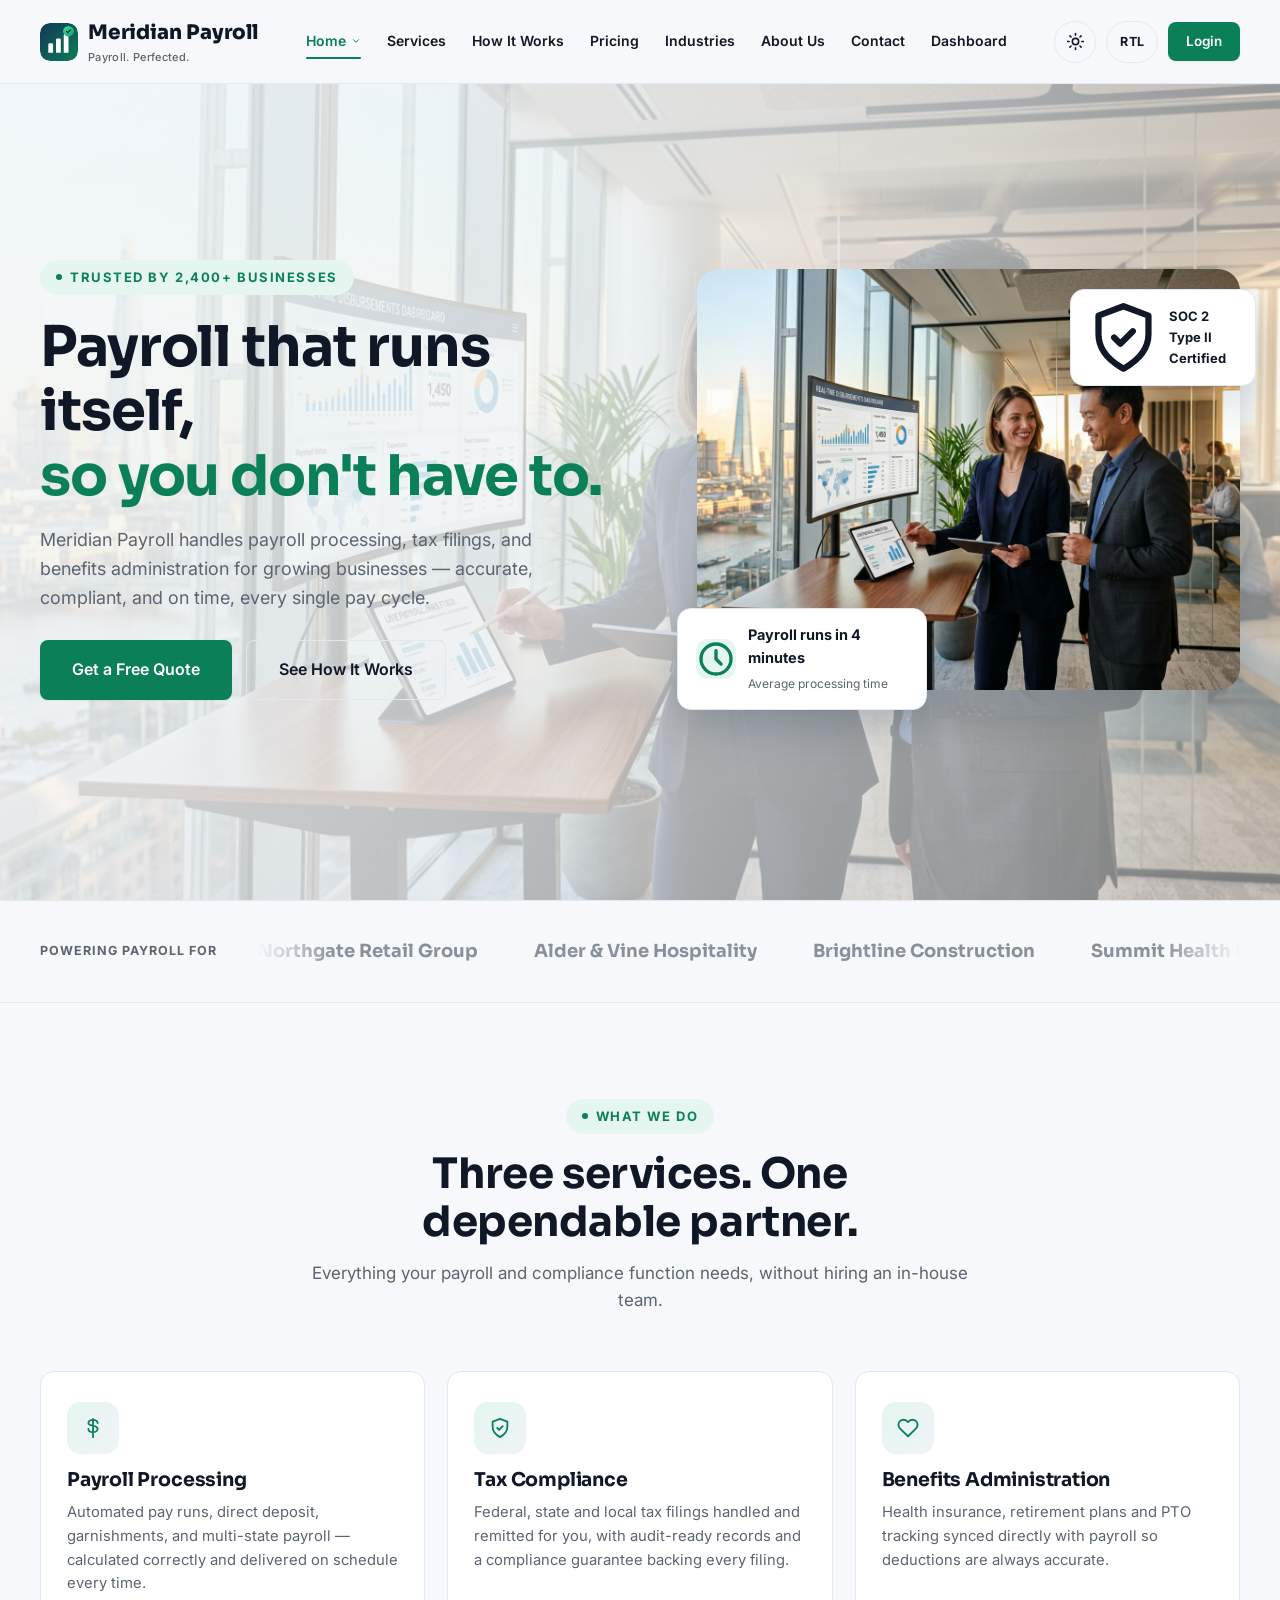
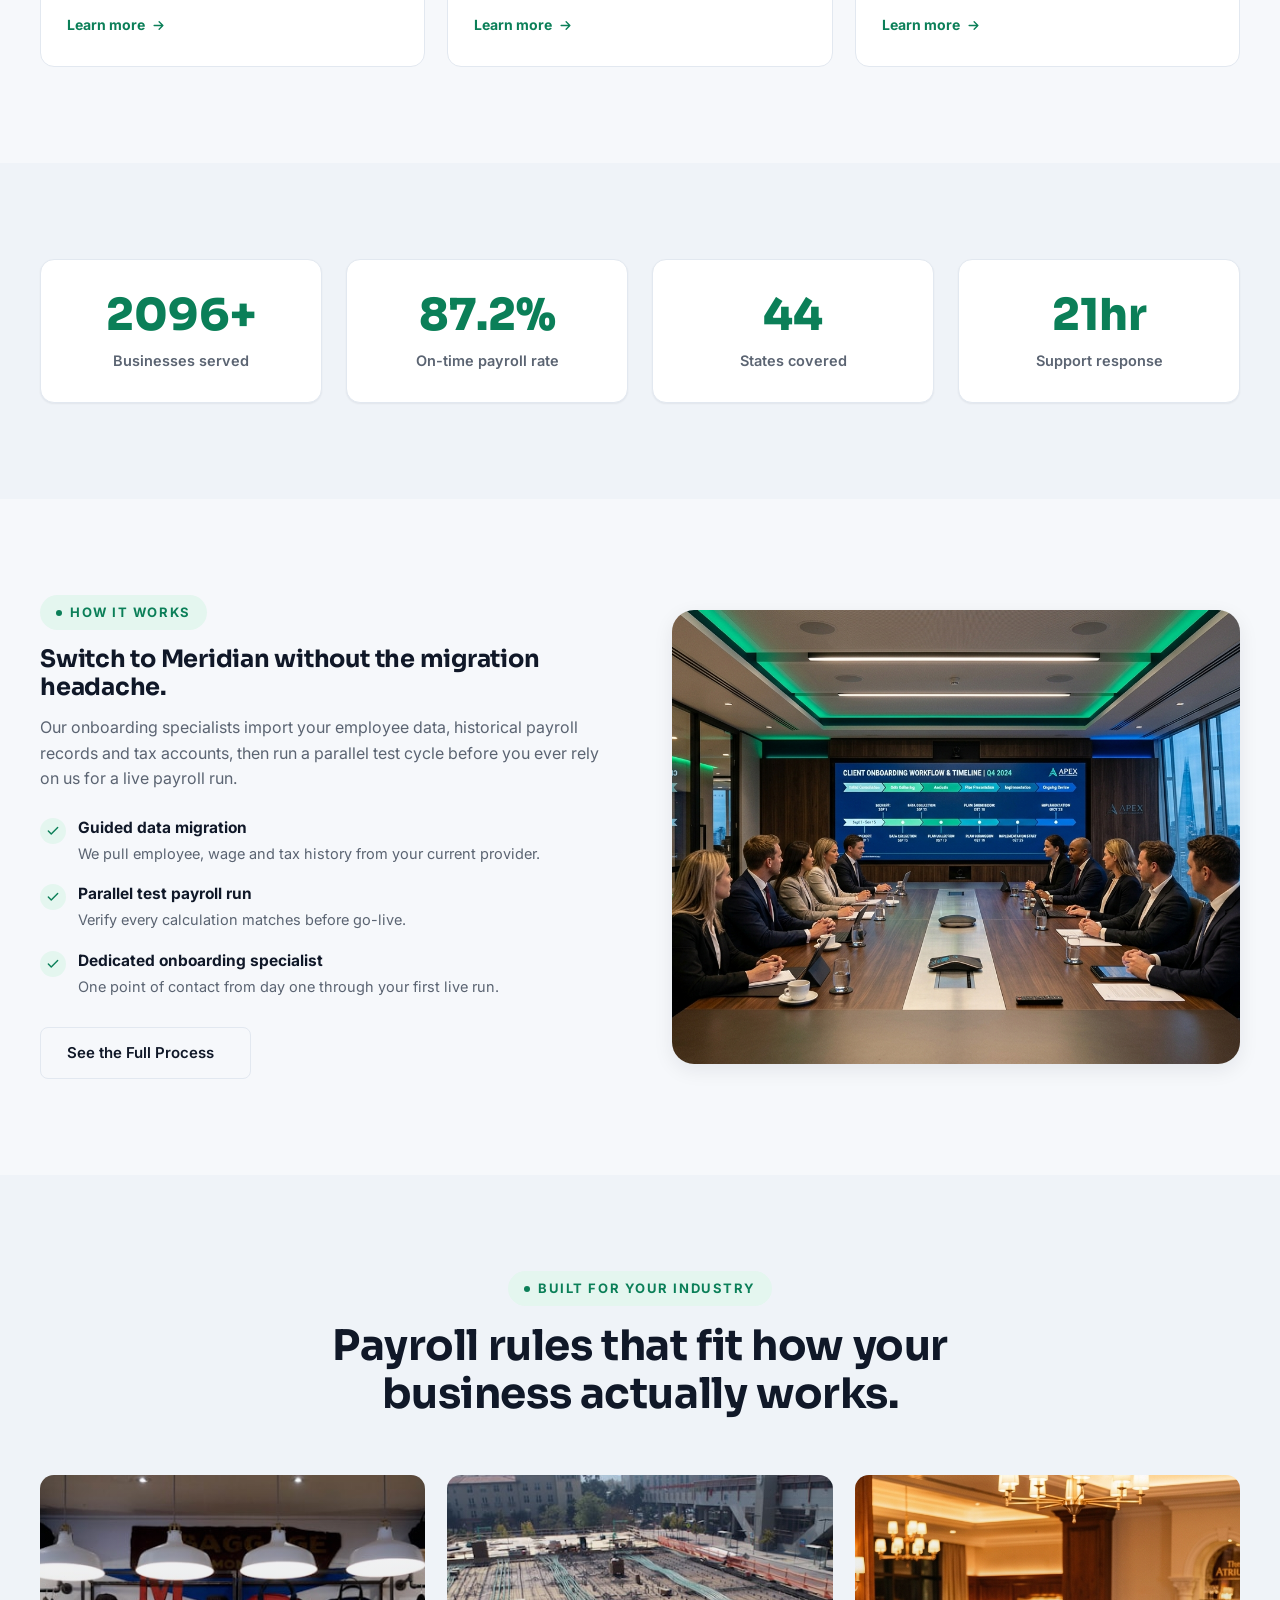
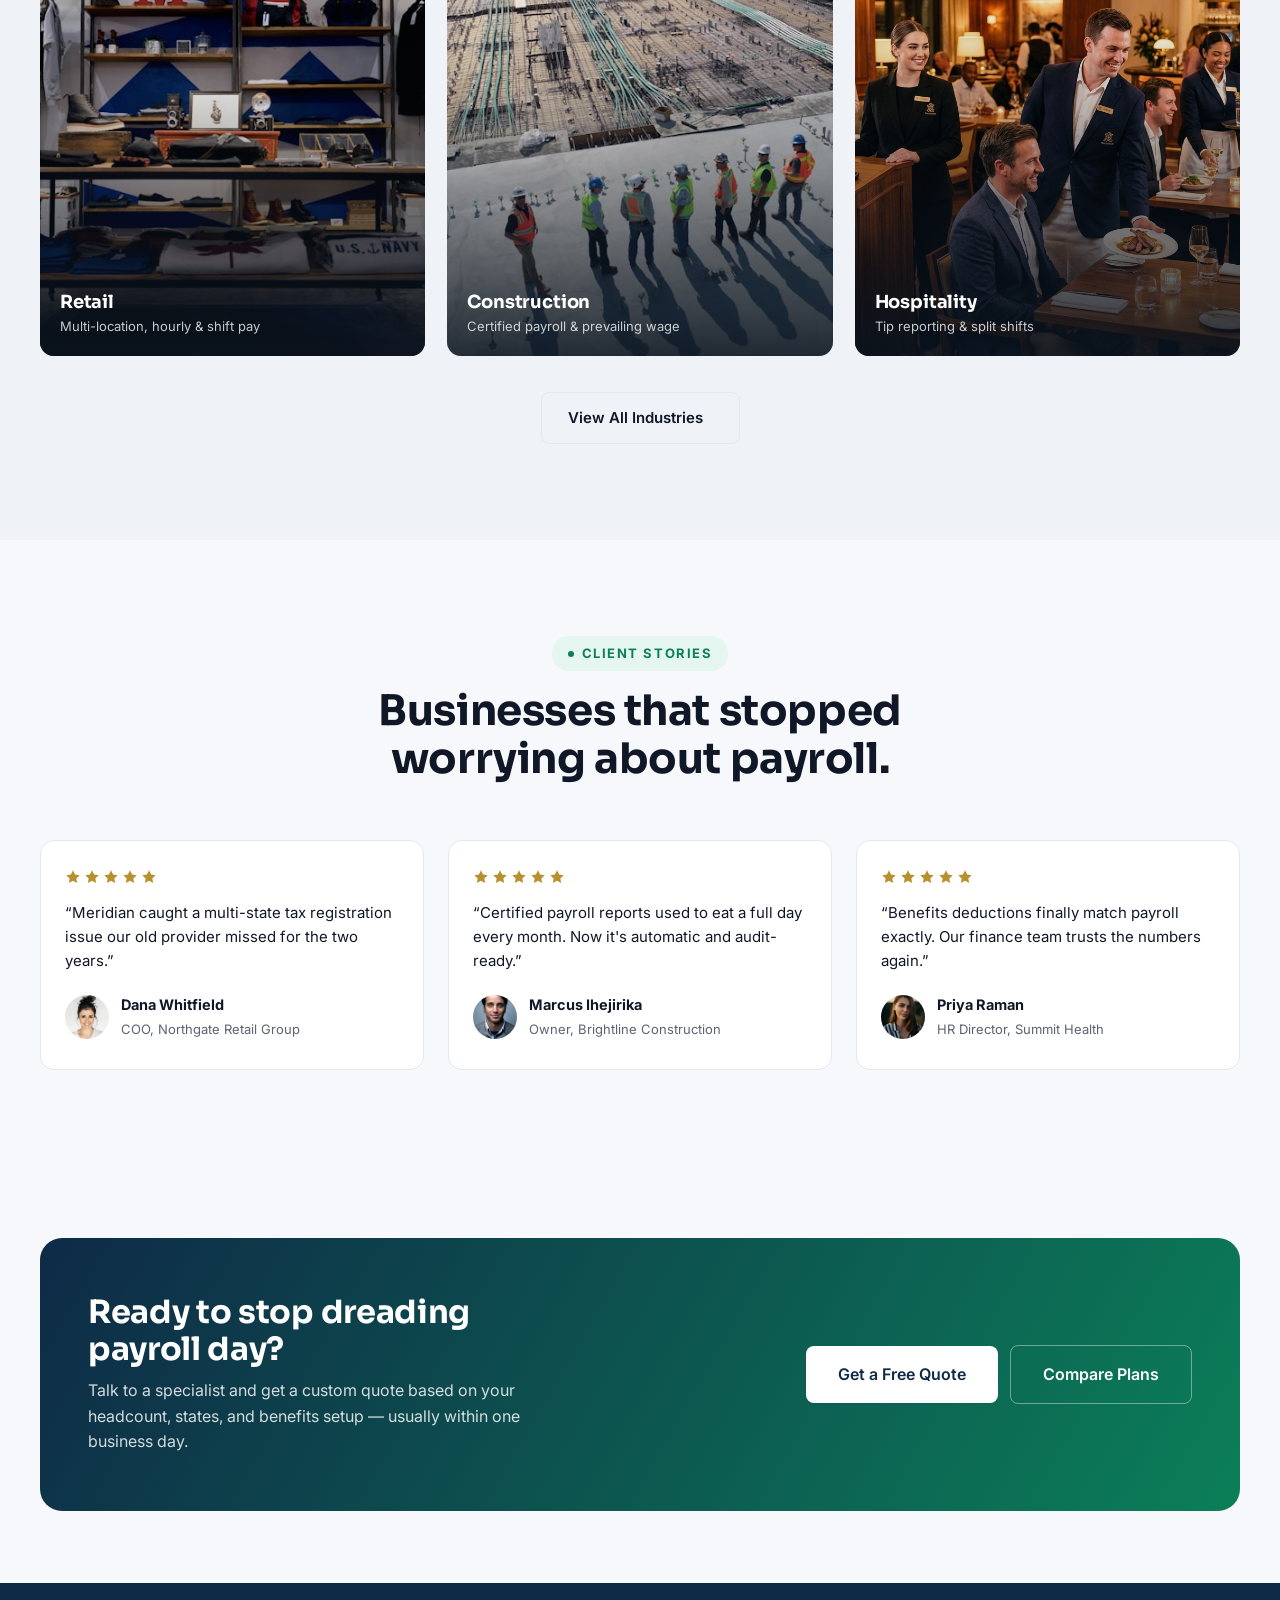
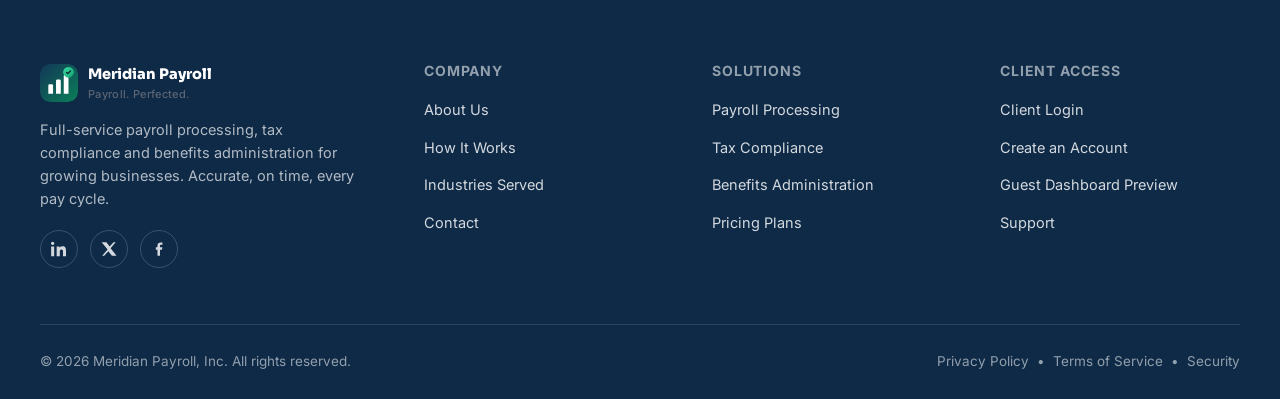
<file: index.html>
<!DOCTYPE html>
<html lang="en">

<head>
  <meta charset="UTF-8">
  <meta name="viewport" content="width=device-width, initial-scale=1.0">
  <title>Home | Meridian Payroll</title>
  <link rel="icon" href="assets/images/logo/logo.svg" type="image/svg+xml">
  <meta name="description"
    content="Full-service payroll processing, tax compliance and benefits administration for growing businesses.">
  <link rel="preconnect" href="https://fonts.googleapis.com">
  <link rel="stylesheet" href="assets/css/style.css">
  <link rel="stylesheet" href="assets/css/responsive.css">
  <link rel="stylesheet" href="assets/css/components.css">
</head>

<body>
  <div id="page-loader" aria-hidden="true">
    <img src="assets/images/logo/logo.svg" alt="" class="loader-mark">
    <div class="loader-bar"></div>
  </div>
  <!-- ===================== HEADER / NAVBAR ===================== -->
  <header class="site-header">
    <div class="container">
      <a href="index.html" class="brand">
        <img src="assets/images/logo/logo.svg" alt="Meridian Payroll logo" class="brand-mark-img">
        <span>
          Meridian Payroll
          <span class="brand-tag">Payroll. Perfected.</span>
        </span>
      </a>

      <nav class="nav-primary" aria-label="Primary">
        <div class="nav-item has-dropdown">
          <a href="index.html" class="nav-link" data-nav-page="index.html">
            Home
            <svg class="nav-caret" viewBox="0 0 24 24" fill="none" stroke="currentColor" stroke-width="2.4"
              stroke-linecap="round" stroke-linejoin="round">
              <path d="M6 9l6 6 6-6" />
            </svg>
          </a>
          <div class="nav-dropdown">
            <a href="index.html" data-nav-page="index.html" class="is-active">Home 1<span class="sub">Classic
                overview</span></a>
            <a href="home-2.html" data-nav-page="home-2.html">Home 2<span class="sub">Alternate layout</span></a>
          </div>
        </div>
        <div class="nav-item">
          <a href="services.html" class="nav-link" data-nav-page="services.html">Services</a>
        </div>
        <div class="nav-item">
          <a href="how-it-works.html" class="nav-link" data-nav-page="how-it-works.html">How It Works</a>
        </div>
        <div class="nav-item">
          <a href="pricing.html" class="nav-link" data-nav-page="pricing.html">Pricing</a>
        </div>
        <div class="nav-item">
          <a href="industries.html" class="nav-link" data-nav-page="industries.html">Industries</a>
        </div>
        <div class="nav-item">
          <a href="about.html" class="nav-link" data-nav-page="about.html">About Us</a>
        </div>
        <div class="nav-item">
          <a href="contact.html" class="nav-link" data-nav-page="contact.html">Contact</a>
        </div>
        <div class="nav-item">
          <a href="dashboard.html" class="nav-link" data-nav-page="dashboard.html">Dashboard</a>
        </div>
      </nav>

      <div class="header-actions">
        <button class="theme-toggle" aria-label="Switch to dark mode" type="button">
          <svg class="icon-sun" viewBox="0 0 24 24" fill="none" stroke="currentColor" stroke-width="2"
            stroke-linecap="round">
            <circle cx="12" cy="12" r="4" />
            <path
              d="M12 2v2M12 20v2M4.93 4.93l1.41 1.41M17.66 17.66l1.41 1.41M2 12h2M20 12h2M4.93 19.07l1.41-1.41M17.66 6.34l1.41-1.41" />
          </svg>
          <svg class="icon-moon" viewBox="0 0 24 24" fill="none" stroke="currentColor" stroke-width="2"
            stroke-linecap="round" stroke-linejoin="round">
            <path d="M21 12.79A9 9 0 1 1 11.21 3 7 7 0 0 0 21 12.79z" />
          </svg>
        </button>

        <button class="dir-toggle" aria-label="Switch to right-to-left" type="button">
          <span class="dir-label">RTL</span>
        </button>

        <a href="login.html" class="btn btn-primary btn-sm" data-nav-page="login.html">Login</a>

        <button class="hamburger" aria-label="Open menu" aria-expanded="false" type="button">
          <span></span>
        </button>
      </div>
    </div>
  </header>

  <!-- ===================== MOBILE NAV ===================== -->
  <div class="mobile-nav" aria-label="Mobile navigation">
    <div class="mobile-nav-top">
      <a href="index.html" class="brand">
        <img src="assets/images/logo/logo.svg" alt="Meridian Payroll logo" class="brand-mark-img">
        <span>
          Meridian Payroll
          <span class="brand-tag">Payroll. Perfected.</span>
        </span>
      </a>
      <button class="mobile-nav-close" aria-label="Close menu" type="button">
        <svg viewBox="0 0 24 24" fill="none" stroke="currentColor" stroke-width="2.2" stroke-linecap="round"
          stroke-linejoin="round" width="22" height="22">
          <path d="M18 6L6 18M6 6l12 12" />
        </svg>
      </button>
    </div>
    <div class="mobile-nav-links">
      <div class="mobile-dropdown-toggle mobile-nav-link" data-nav-page="index.html" role="button" tabindex="0">
        <span>Home</span>
        <svg class="mobile-caret" viewBox="0 0 24 24" fill="none" stroke="currentColor" stroke-width="2.4"
          stroke-linecap="round" stroke-linejoin="round">
          <path d="M6 9l6 6 6-6" />
        </svg>
      </div>
      <div class="mobile-submenu">
        <a href="index.html" data-nav-page="index.html">Home 1 &mdash; Classic overview</a>
        <a href="home-2.html" data-nav-page="home-2.html">Home 2 &mdash; Alternate layout</a>
      </div>
      <a href="services.html" class="mobile-nav-link" data-nav-page="services.html">Services</a>
      <a href="how-it-works.html" class="mobile-nav-link" data-nav-page="how-it-works.html">How It Works</a>
      <a href="pricing.html" class="mobile-nav-link" data-nav-page="pricing.html">Pricing</a>
      <a href="industries.html" class="mobile-nav-link" data-nav-page="industries.html">Industries</a>
      <a href="about.html" class="mobile-nav-link" data-nav-page="about.html">About Us</a>
      <a href="contact.html" class="mobile-nav-link" data-nav-page="contact.html">Contact</a>
      <a href="dashboard.html" class="mobile-nav-link" data-nav-page="dashboard.html">Dashboard</a>
    </div>
    <div class="mobile-nav-footer">
      <div class="mobile-nav-toggles">
        <button class="theme-toggle" aria-label="Switch to dark mode" type="button">
          <svg class="icon-sun" viewBox="0 0 24 24" fill="none" stroke="currentColor" stroke-width="2"
            stroke-linecap="round">
            <circle cx="12" cy="12" r="4" />
            <path
              d="M12 2v2M12 20v2M4.93 4.93l1.41 1.41M17.66 17.66l1.41-1.41M2 12h2M20 12h2M4.93 19.07l1.41-1.41M17.66 6.34l1.41-1.41" />
          </svg>
          <svg class="icon-moon" viewBox="0 0 24 24" fill="none" stroke="currentColor" stroke-width="2"
            stroke-linecap="round" stroke-linejoin="round">
            <path d="M21 12.79A9 9 0 1 1 11.21 3 7 7 0 0 0 21 12.79z" />
          </svg>
          <span class="theme-label">Theme Mode</span>
        </button>
        <button class="dir-toggle" aria-label="Switch to right-to-left" type="button">
          <span class="dir-label">RTL</span>
        </button>
      </div>
      <a href="login.html" class="btn btn-primary" data-nav-page="login.html">Login</a>
    </div>
  </div>



  <main>

    <!-- 1. HERO -->
    <section class="hero">
      <div class="container hero-grid">
        <div>
          <div class="hero-kicker anim-fade-down"><span class="eyebrow">Trusted by 2,400+ businesses</span></div>
          <h1 class="anim-fade-up anim-delay-1">Payroll that runs itself, <span class="accent-underline">so you don't
              have to.</span></h1>
          <p class="lede anim-fade-up anim-delay-2">Meridian Payroll handles payroll processing, tax filings, and
            benefits administration for growing businesses — accurate, compliant, and on time, every single pay cycle.
          </p>
          <div class="hero-ctas anim-fade-up anim-delay-3">
            <a href="contact.html" class="btn btn-primary btn-lg">Get a Free Quote</a>
            <a href="how-it-works.html" class="btn btn-outline btn-lg">See How It Works</a>
          </div>
        </div>
        <div class="hero-visual anim-scale-in anim-delay-2">
          <img src="assets/images/hero/index-hero.jpg"
            alt="Finance team reviewing payroll dashboards in a modern office" loading="lazy">
          <div class="hero-badge-top"><svg viewBox="0 0 24 24" fill="none" stroke="currentColor" stroke-width="2"
              stroke-linecap="round" stroke-linejoin="round">
              <path d="M12 2 4 5v6c0 5 3.5 8.5 8 11 4.5-2.5 8-6 8-11V5l-8-3z" />
              <path d="m9 12 2 2 4-4" />
            </svg> SOC 2 Type II Certified</div>
          <div class="hero-floating-card">
            <span class="dot"><svg viewBox="0 0 24 24" fill="none" stroke="currentColor" stroke-width="2"
                stroke-linecap="round" stroke-linejoin="round">
                <circle cx="12" cy="12" r="9" />
                <path d="M12 7v5l3 3" />
              </svg></span>
            <div><strong>Payroll runs in 4 minutes</strong><span>Average processing time</span></div>
          </div>
        </div>
      </div>
    </section>

    <!-- 2. TRUST STRIP -->
    <section class="trust-strip">
      <div class="container">
        <span class="trust-label">Powering payroll for</span>
        <div class="ticker-track">
          <div class="ticker-list">
            <span>Northgate Retail Group</span><span>Alder &amp; Vine Hospitality</span><span>Brightline
              Construction</span>
            <span>Summit Health Partners</span><span>Larkspur Consulting</span><span>Cedarview Logistics</span>
            <span>Northgate Retail Group</span><span>Alder &amp; Vine Hospitality</span><span>Brightline
              Construction</span>
            <span>Summit Health Partners</span><span>Larkspur Consulting</span><span>Cedarview Logistics</span>
          </div>
        </div>
      </div>
    </section>

    <!-- 3. CORE SERVICES OVERVIEW (bento grid) -->
    <section class="section">
      <div class="container">
        <div class="section-head center" data-reveal>
          <span class="eyebrow">What We Do</span>
          <h2>Three services. One dependable partner.</h2>
          <p>Everything your payroll and compliance function needs, without hiring an in-house team.</p>
        </div>
        <div class="bento">
          <div class="card service-card" data-reveal>
            <div class="icon-tile"><svg viewBox="0 0 24 24" fill="none" stroke="currentColor" stroke-width="2"
                stroke-linecap="round" stroke-linejoin="round">
                <path
                  d="M12 2v20M17 6.5c0-1.9-2.2-3.4-5-3.4S7 4.6 7 6.5c0 4 10 2 10 6.5 0 2-2.2 3.5-5 3.5s-5-1.4-5-3.5" />
              </svg></div>
            <h3>Payroll Processing</h3>
            <p>Automated pay runs, direct deposit, garnishments, and multi-state payroll — calculated correctly and
              delivered on schedule every time.</p>
            <a href="services.html" class="card-link">Learn more <svg viewBox="0 0 24 24" fill="none"
                stroke="currentColor" stroke-width="2.2" stroke-linecap="round" stroke-linejoin="round">
                <path d="M5 12h14M13 6l6 6-6 6" />
              </svg></a>
          </div>
          <div class="card service-card" data-reveal>
            <div class="icon-tile"><svg viewBox="0 0 24 24" fill="none" stroke="currentColor" stroke-width="2"
                stroke-linecap="round" stroke-linejoin="round">
                <path d="M12 2 4 5v6c0 5 3.5 8.5 8 11 4.5-2.5 8-6 8-11V5l-8-3z" />
                <path d="m9 12 2 2 4-4" />
              </svg></div>
            <h3>Tax Compliance</h3>
            <p>Federal, state and local tax filings handled and remitted for you, with audit-ready records and a
              compliance guarantee backing every filing.</p>
            <a href="services.html" class="card-link">Learn more <svg viewBox="0 0 24 24" fill="none"
                stroke="currentColor" stroke-width="2.2" stroke-linecap="round" stroke-linejoin="round">
                <path d="M5 12h14M13 6l6 6-6 6" />
              </svg></a>
          </div>
          <div class="card service-card" data-reveal>
            <div class="icon-tile"><svg viewBox="0 0 24 24" fill="none" stroke="currentColor" stroke-width="2"
                stroke-linecap="round" stroke-linejoin="round">
                <path
                  d="M20.8 4.6a5.5 5.5 0 0 0-7.8 0L12 5.6l-1-1a5.5 5.5 0 0 0-7.8 7.8l1 1L12 21l7.8-7.6 1-1a5.5 5.5 0 0 0 0-7.8z" />
              </svg></div>
            <h3>Benefits Administration</h3>
            <p>Health insurance, retirement plans and PTO tracking synced directly with payroll so deductions are always
              accurate.</p>
            <a href="services.html" class="card-link">Learn more <svg viewBox="0 0 24 24" fill="none"
                stroke="currentColor" stroke-width="2.2" stroke-linecap="round" stroke-linejoin="round">
                <path d="M5 12h14M13 6l6 6-6 6" />
              </svg></a>
          </div>
        </div>
      </div>
    </section>

    <!-- 4. STATS (dark banded section for rhythm variety) -->
    <section class="section" style="background:var(--color-surface-alt);">
      <div class="container">
        <div class="stats-grid">
          <div class="stat-card" data-reveal>
            <div class="num"><span data-count-to="2400" data-count-suffix="+">0+</span></div>
            <div class="label">Businesses served</div>
          </div>
          <div class="stat-card" data-reveal>
            <div class="num"><span data-count-to="99.9" data-count-suffix="%">0%</span></div>
            <div class="label">On-time payroll rate</div>
          </div>
          <div class="stat-card" data-reveal>
            <div class="num"><span data-count-to="50" data-count-suffix="">0</span></div>
            <div class="label">States covered</div>
          </div>
          <div class="stat-card" data-reveal>
            <div class="num"><span data-count-to="24" data-count-suffix="hr">0hr</span></div>
            <div class="label">Support response</div>
          </div>
        </div>
      </div>
    </section>

    <!-- 5. HOW IT WORKS SNAPSHOT (split layout, alternating image side) -->
    <section class="section">
      <div class="container">
        <div class="split">
          <div data-reveal>
            <span class="eyebrow">How It Works</span>
            <h2 style="margin-top:16px;">Switch to Meridian without the migration headache.</h2>
            <p style="margin-top:14px; color:var(--color-text-muted); font-size:16px;">Our onboarding specialists import
              your employee data, historical payroll records and tax accounts, then run a parallel test cycle before you
              ever rely on us for a live payroll run.</p>
            <ul class="list-check">
              <li><span class="check"><svg viewBox="0 0 24 24" fill="none" stroke="currentColor" stroke-width="2.4"
                    stroke-linecap="round" stroke-linejoin="round">
                    <path d="M20 6L9 17l-5-5" />
                  </svg></span>
                <div><strong>Guided data migration</strong><span class="desc">We pull employee, wage and tax history
                    from your current provider.</span></div>
              </li>
              <li><span class="check"><svg viewBox="0 0 24 24" fill="none" stroke="currentColor" stroke-width="2.4"
                    stroke-linecap="round" stroke-linejoin="round">
                    <path d="M20 6L9 17l-5-5" />
                  </svg></span>
                <div><strong>Parallel test payroll run</strong><span class="desc">Verify every calculation matches
                    before go-live.</span></div>
              </li>
              <li><span class="check"><svg viewBox="0 0 24 24" fill="none" stroke="currentColor" stroke-width="2.4"
                    stroke-linecap="round" stroke-linejoin="round">
                    <path d="M20 6L9 17l-5-5" />
                  </svg></span>
                <div><strong>Dedicated onboarding specialist</strong><span class="desc">One point of contact from day
                    one through your first live run.</span></div>
              </li>
            </ul>
            <a href="how-it-works.html" class="btn btn-outline" style="margin-top:28px;">See the Full Process <svg
                viewBox="0 0 24 24" fill="none" stroke="currentColor" stroke-width="2.2" stroke-linecap="round"
                stroke-linejoin="round">
                <path d="M5 12h14M13 6l6 6-6 6" />
              </svg></a>
          </div>
          <img src="assets/images/hero/how-it-works-hero.jpg" alt="Payroll specialist onboarding a new business client"
            loading="lazy" data-reveal>
        </div>
      </div>
    </section>

    <!-- 6. INDUSTRIES PREVIEW -->
    <section class="section" style="background:var(--color-surface-alt);">
      <div class="container">
        <div class="section-head center" data-reveal>
          <span class="eyebrow">Built For Your Industry</span>
          <h2>Payroll rules that fit how your business actually works.</h2>
        </div>
        <div class="bento">
          <div class="industry-card" data-reveal><img src="assets/images/industries/retail.jpg" alt="Retail store staff"
              loading="lazy">
            <div class="industry-label">
              <h3>Retail</h3><span>Multi-location, hourly & shift pay</span>
            </div>
          </div>
          <div class="industry-card" data-reveal data-reveal-delay="1"><img
              src="assets/images/industries/construction.jpg" alt="Construction site workers" loading="lazy">
            <div class="industry-label">
              <h3>Construction</h3><span>Certified payroll & prevailing wage</span>
            </div>
          </div>
          <div class="industry-card" data-reveal data-reveal-delay="2"><img
              src="assets/images/industries/hospitality.jpg" alt="Restaurant and hospitality team" loading="lazy">
            <div class="industry-label">
              <h3>Hospitality</h3><span>Tip reporting & split shifts</span>
            </div>
          </div>
        </div>
        <div style="text-align:center; margin-top:36px;"><a href="industries.html" class="btn btn-outline">View All
            Industries <svg viewBox="0 0 24 24" fill="none" stroke="currentColor" stroke-width="2.2"
              stroke-linecap="round" stroke-linejoin="round">
              <path d="M5 12h14M13 6l6 6-6 6" />
            </svg></a></div>
      </div>
    </section>

    <!-- 7. TESTIMONIALS -->
    <section class="section">
      <div class="container">
        <div class="section-head center" data-reveal>
          <span class="eyebrow">Client Stories</span>
          <h2>Businesses that stopped worrying about payroll.</h2>
        </div>
        <div class="testimonial-grid">
          <div class="card testimonial-card" data-reveal>
            <div class="stars"><svg viewBox="0 0 24 24" fill="currentColor">
                <path d="M12 2l3.1 6.3 6.9 1-5 4.9 1.2 6.9-6.2-3.3-6.2 3.3 1.2-6.9-5-4.9 6.9-1z" />
              </svg><svg viewBox="0 0 24 24" fill="currentColor">
                <path d="M12 2l3.1 6.3 6.9 1-5 4.9 1.2 6.9-6.2-3.3-6.2 3.3 1.2-6.9-5-4.9 6.9-1z" />
              </svg><svg viewBox="0 0 24 24" fill="currentColor">
                <path d="M12 2l3.1 6.3 6.9 1-5 4.9 1.2 6.9-6.2-3.3-6.2 3.3 1.2-6.9-5-4.9 6.9-1z" />
              </svg><svg viewBox="0 0 24 24" fill="currentColor">
                <path d="M12 2l3.1 6.3 6.9 1-5 4.9 1.2 6.9-6.2-3.3-6.2 3.3 1.2-6.9-5-4.9 6.9-1z" />
              </svg><svg viewBox="0 0 24 24" fill="currentColor">
                <path d="M12 2l3.1 6.3 6.9 1-5 4.9 1.2 6.9-6.2-3.3-6.2 3.3 1.2-6.9-5-4.9 6.9-1z" />
              </svg></div>
            <p class="quote">&ldquo;Meridian caught a multi-state tax registration issue our old provider missed for the
              two
              years.&rdquo;</p>
            <div class="testimonial-person">
              <img src="assets/images/avatars/dana-whitfield.jpg" alt="Dana Whitfield, COO, Northgate Retail Group"
                loading="lazy">
              <div><strong>Dana Whitfield</strong><span>COO, Northgate Retail Group</span></div>
            </div>
          </div>
          <div class="card testimonial-card" data-reveal>
            <div class="stars"><svg viewBox="0 0 24 24" fill="currentColor">
                <path d="M12 2l3.1 6.3 6.9 1-5 4.9 1.2 6.9-6.2-3.3-6.2 3.3 1.2-6.9-5-4.9 6.9-1z" />
              </svg><svg viewBox="0 0 24 24" fill="currentColor">
                <path d="M12 2l3.1 6.3 6.9 1-5 4.9 1.2 6.9-6.2-3.3-6.2 3.3 1.2-6.9-5-4.9 6.9-1z" />
              </svg><svg viewBox="0 0 24 24" fill="currentColor">
                <path d="M12 2l3.1 6.3 6.9 1-5 4.9 1.2 6.9-6.2-3.3-6.2 3.3 1.2-6.9-5-4.9 6.9-1z" />
              </svg><svg viewBox="0 0 24 24" fill="currentColor">
                <path d="M12 2l3.1 6.3 6.9 1-5 4.9 1.2 6.9-6.2-3.3-6.2 3.3 1.2-6.9-5-4.9 6.9-1z" />
              </svg><svg viewBox="0 0 24 24" fill="currentColor">
                <path d="M12 2l3.1 6.3 6.9 1-5 4.9 1.2 6.9-6.2-3.3-6.2 3.3 1.2-6.9-5-4.9 6.9-1z" />
              </svg></div>
            <p class="quote">&ldquo;Certified payroll reports used to eat a full day every month. Now it's automatic and
              audit-ready.&rdquo;</p>
            <div class="testimonial-person">
              <img src="assets/images/avatars/marcus-ihejirika.jpg"
                alt="Marcus Ihejirika, Owner, Brightline Construction" loading="lazy">
              <div><strong>Marcus Ihejirika</strong><span>Owner, Brightline Construction</span></div>
            </div>
          </div>
          <div class="card testimonial-card" data-reveal>
            <div class="stars"><svg viewBox="0 0 24 24" fill="currentColor">
                <path d="M12 2l3.1 6.3 6.9 1-5 4.9 1.2 6.9-6.2-3.3-6.2 3.3 1.2-6.9-5-4.9 6.9-1z" />
              </svg><svg viewBox="0 0 24 24" fill="currentColor">
                <path d="M12 2l3.1 6.3 6.9 1-5 4.9 1.2 6.9-6.2-3.3-6.2 3.3 1.2-6.9-5-4.9 6.9-1z" />
              </svg><svg viewBox="0 0 24 24" fill="currentColor">
                <path d="M12 2l3.1 6.3 6.9 1-5 4.9 1.2 6.9-6.2-3.3-6.2 3.3 1.2-6.9-5-4.9 6.9-1z" />
              </svg><svg viewBox="0 0 24 24" fill="currentColor">
                <path d="M12 2l3.1 6.3 6.9 1-5 4.9 1.2 6.9-6.2-3.3-6.2 3.3 1.2-6.9-5-4.9 6.9-1z" />
              </svg><svg viewBox="0 0 24 24" fill="currentColor">
                <path d="M12 2l3.1 6.3 6.9 1-5 4.9 1.2 6.9-6.2-3.3-6.2 3.3 1.2-6.9-5-4.9 6.9-1z" />
              </svg></div>
            <p class="quote">&ldquo;Benefits deductions finally match payroll exactly. Our finance team trusts the
              numbers again.&rdquo;</p>
            <div class="testimonial-person">
              <img src="assets/images/avatars/priya-raman.jpg" alt="Priya Raman, HR Director, Summit Health Partners"
                loading="lazy">
              <div><strong>Priya Raman</strong><span>HR Director, Summit Health</span></div>
            </div>
          </div>
        </div>
      </div>
    </section>

    <!-- 8. FINAL CTA -->
    <section class="section">
      <div class="container">
        <div class="cta-banner" data-reveal>
          <div>
            <h2>Ready to stop dreading payroll day?</h2>
            <p>Talk to a specialist and get a custom quote based on your headcount, states, and benefits setup — usually
              within one business day.</p>
          </div>
          <div class="cta-banner-actions">
            <a href="contact.html" class="btn btn-primary btn-lg">Get a Free Quote</a>
            <a href="pricing.html" class="btn btn-outline btn-lg">Compare Plans</a>
          </div>
        </div>
      </div>
    </section>

  </main>

  <!-- ===================== FOOTER ===================== -->
  <footer class="site-footer">
    <div class="container">
      <div class="footer-grid">
        <div class="footer-col footer-brand">
          <a href="index.html" class="brand" style="color:#fff;">
            <img src="assets/images/logo/logo.svg" alt="Meridian Payroll logo" class="brand-mark-img">
            <span>
              Meridian Payroll
              <span class="brand-tag">Payroll. Perfected.</span>
            </span>
          </a>
          <p>Full-service payroll processing, tax compliance and benefits administration for growing businesses.
            Accurate, on time, every pay cycle.</p>
          <div class="footer-socials" style="margin-top:20px;">
            <a href="#" aria-label="LinkedIn"><svg viewBox="0 0 24 24" fill="currentColor">
                <path
                  d="M4.98 3.5C4.98 4.88 3.87 6 2.5 6S0 4.88 0 3.5 1.12 1 2.5 1s2.48 1.12 2.48 2.5zM.24 8.25h4.5V23H.24V8.25zM8.5 8.25h4.31v2.02h.06c.6-1.13 2.07-2.32 4.26-2.32 4.55 0 5.39 3 5.39 6.9V23h-4.5v-6.7c0-1.6-.03-3.66-2.23-3.66-2.23 0-2.57 1.74-2.57 3.55V23H8.5V8.25z" />
              </svg></a>
            <a href="#" aria-label="Twitter/X"><svg viewBox="0 0 24 24" fill="currentColor">
                <path d="M18.9 2H22l-7.6 8.7L23.3 22h-6.9l-5.4-6.6L4.8 22H1.7l8.2-9.3L1 2h7.1l4.9 6.1L18.9 2z" />
              </svg></a>
            <a href="#" aria-label="Facebook"><svg viewBox="0 0 24 24" fill="currentColor">
                <path
                  d="M13.5 22v-9h3l.5-3.5h-3.5V7.4c0-1 .3-1.7 1.8-1.7h1.9V2.5C16.9 2.4 15.7 2.3 14.4 2.3c-2.8 0-4.7 1.7-4.7 4.8v2.4H7.2V13h2.5v9h3.8z" />
              </svg></a>
          </div>
        </div>

        <div class="footer-col">
          <h4>Company</h4>
          <ul>
            <li><a href="about.html">About Us</a></li>
            <li><a href="how-it-works.html">How It Works</a></li>
            <li><a href="industries.html">Industries Served</a></li>
            <li><a href="contact.html">Contact</a></li>
          </ul>
        </div>

        <div class="footer-col">
          <h4>Solutions</h4>
          <ul>
            <li><a href="services.html">Payroll Processing</a></li>
            <li><a href="services.html">Tax Compliance</a></li>
            <li><a href="services.html">Benefits Administration</a></li>
            <li><a href="pricing.html">Pricing Plans</a></li>
          </ul>
        </div>

        <div class="footer-col">
          <h4>Client Access</h4>
          <ul>
            <li><a href="login.html">Client Login</a></li>
            <li><a href="register.html">Create an Account</a></li>
            <li><a href="dashboard.html">Guest Dashboard Preview</a></li>
            <li><a href="contact.html">Support</a></li>
          </ul>
        </div>
      </div>

      <div class="footer-bottom">
        <p>&copy; 2026 Meridian Payroll, Inc. All rights reserved.</p>
        <p>Privacy Policy &nbsp;•&nbsp; Terms of Service &nbsp;•&nbsp; Security</p>
      </div>
    </div>
  </footer>

  <button class="back-to-top" aria-label="Back to top" type="button">
    <svg viewBox="0 0 24 24" fill="none" stroke="currentColor" stroke-width="2.2" stroke-linecap="round"
      stroke-linejoin="round">
      <path d="M12 19V5M5 12l7-7 7 7" />
    </svg>
  </button>
  <script src="assets/js/main.js"></script>
</body>

</html>
</file>
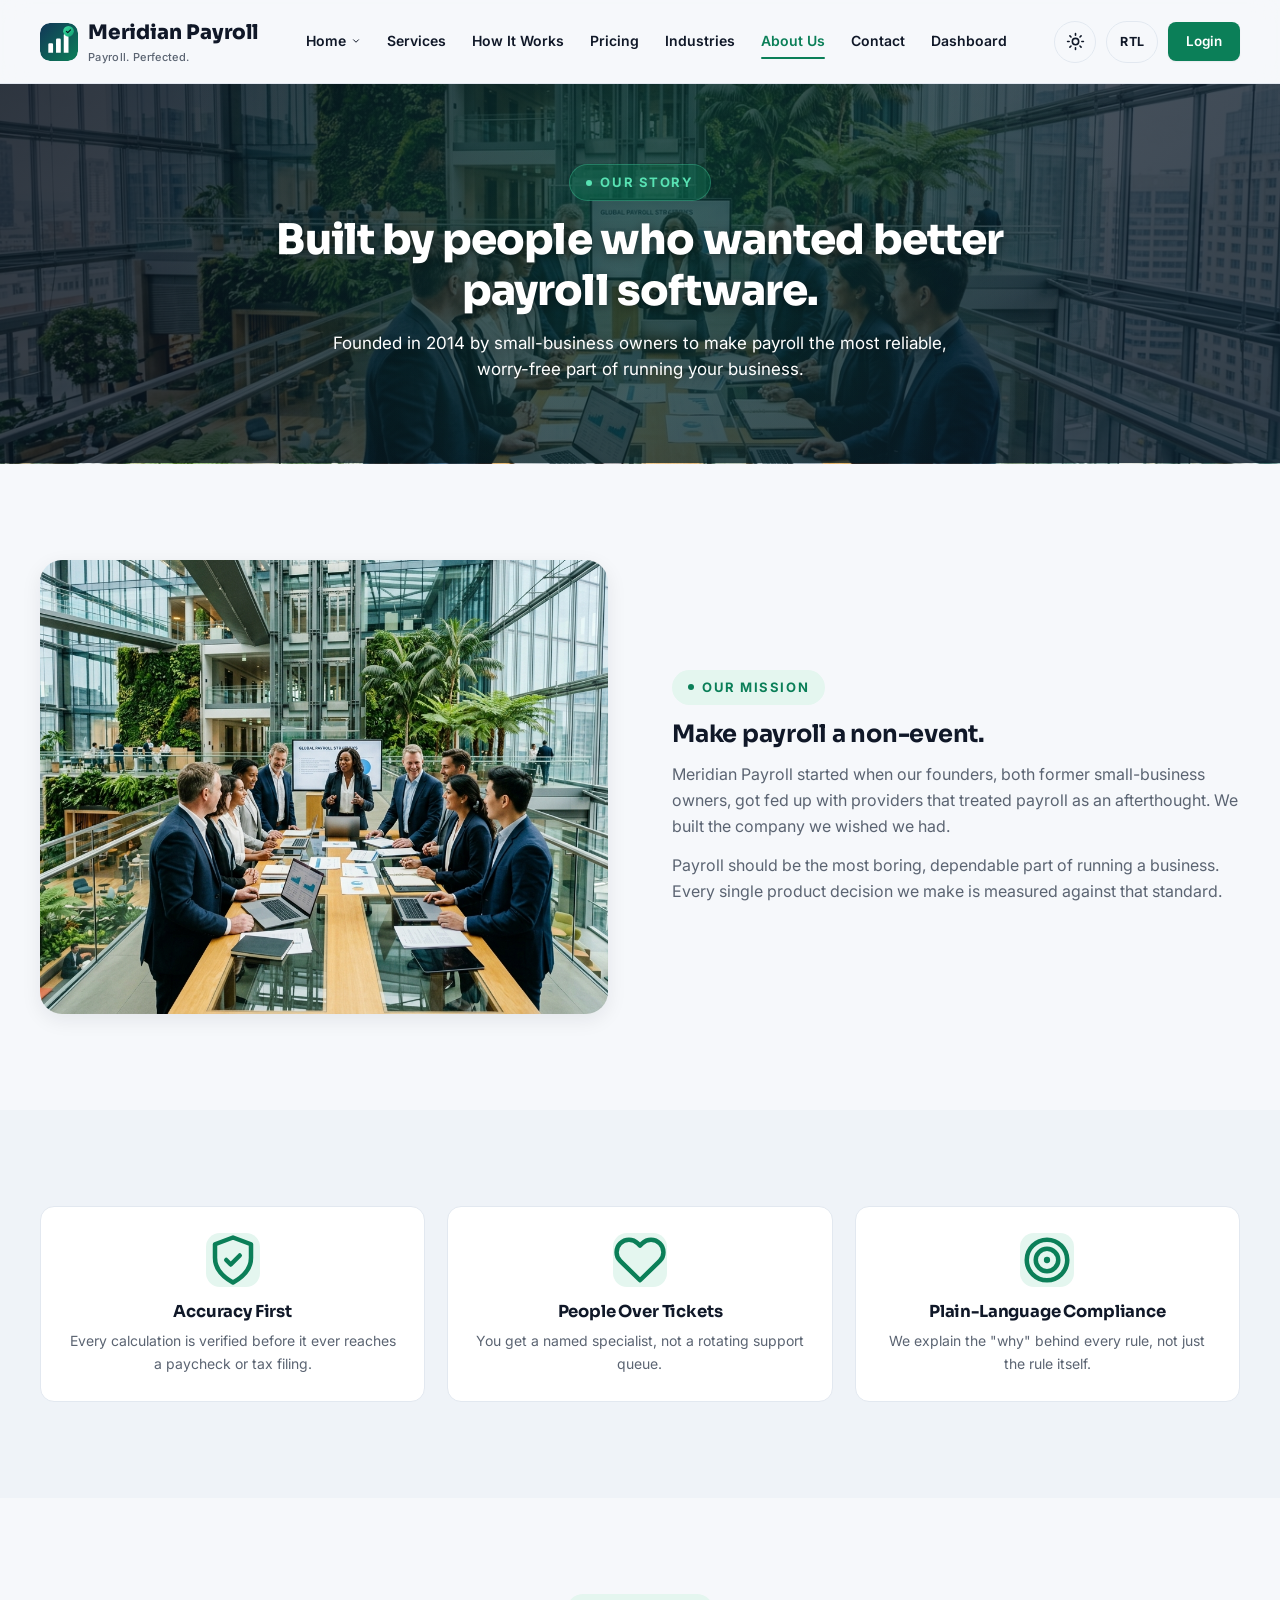
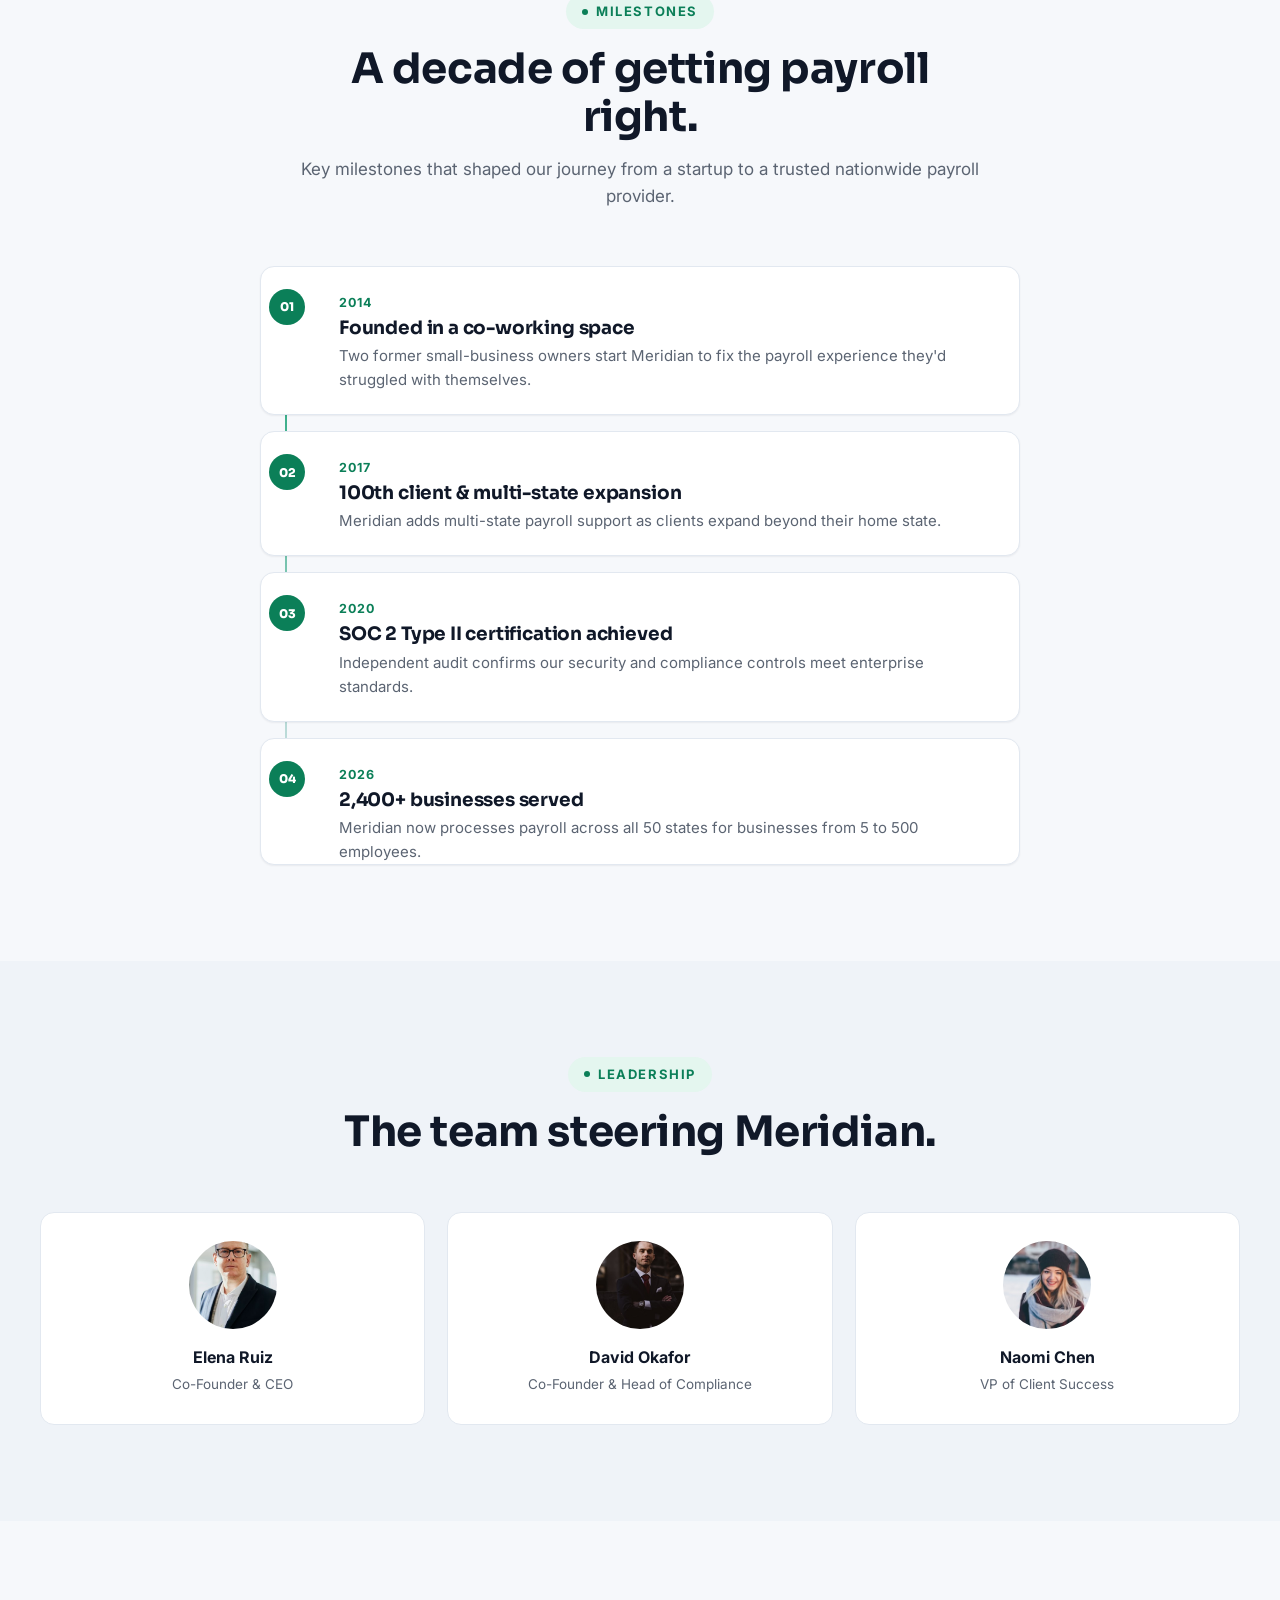
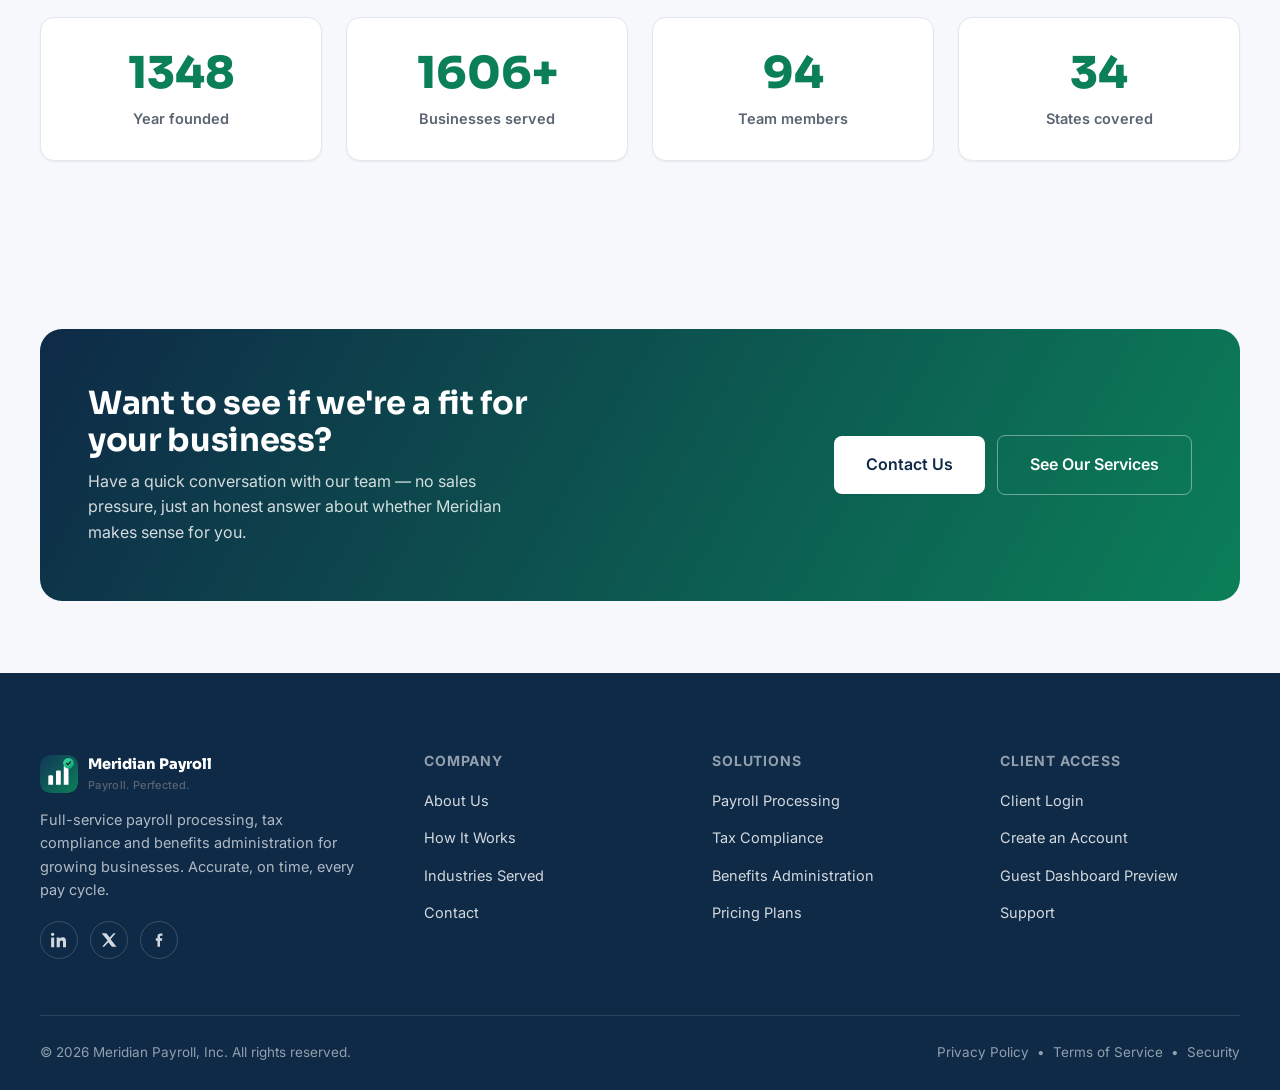
<file: about.html>
<!DOCTYPE html>
<html lang="en">
<head>
<meta charset="UTF-8">
<meta name="viewport" content="width=device-width, initial-scale=1.0">
<title>About Us | Meridian Payroll</title>
<link rel="icon" href="assets/images/logo/logo.svg" type="image/svg+xml">
<meta name="description" content="The story, mission and team behind Meridian Payroll.">
<link rel="preconnect" href="https://fonts.googleapis.com">
<link rel="stylesheet" href="assets/css/style.css">
<link rel="stylesheet" href="assets/css/responsive.css">
<link rel="stylesheet" href="assets/css/components.css">
</head>
<body>
  <div id="page-loader" aria-hidden="true">
    <img src="assets/images/logo/logo.svg" alt="" class="loader-mark">
    <div class="loader-bar"></div>
  </div>
  <!-- ===================== HEADER / NAVBAR ===================== -->
  <header class="site-header">
    <div class="container">
      <a href="index.html" class="brand">
        <img src="assets/images/logo/logo.svg" alt="Meridian Payroll logo" class="brand-mark-img">
        <span>
          Meridian Payroll
          <span class="brand-tag">Payroll. Perfected.</span>
        </span>
      </a>

      <nav class="nav-primary" aria-label="Primary">
        <div class="nav-item has-dropdown">
          <a href="index.html" class="nav-link" data-nav-page="index.html">
            Home
            <svg class="nav-caret" viewBox="0 0 24 24" fill="none" stroke="currentColor" stroke-width="2.4" stroke-linecap="round" stroke-linejoin="round"><path d="M6 9l6 6 6-6"/></svg>
          </a>
          <div class="nav-dropdown">
            <a href="index.html" data-nav-page="index.html">Home 1<span class="sub">Classic overview</span></a>
            <a href="home-2.html" data-nav-page="home-2.html">Home 2<span class="sub">Alternate layout</span></a>
          </div>
        </div>
        <div class="nav-item">
          <a href="services.html" class="nav-link" data-nav-page="services.html">Services</a>
        </div>
        <div class="nav-item">
          <a href="how-it-works.html" class="nav-link" data-nav-page="how-it-works.html">How It Works</a>
        </div>
        <div class="nav-item">
          <a href="pricing.html" class="nav-link" data-nav-page="pricing.html">Pricing</a>
        </div>
        <div class="nav-item">
          <a href="industries.html" class="nav-link" data-nav-page="industries.html">Industries</a>
        </div>
        <div class="nav-item">
          <a href="about.html" class="nav-link" data-nav-page="about.html">About Us</a>
        </div>
        <div class="nav-item">
          <a href="contact.html" class="nav-link" data-nav-page="contact.html">Contact</a>
        </div>
        <div class="nav-item">
          <a href="dashboard.html" class="nav-link" data-nav-page="dashboard.html">Dashboard</a>
        </div>
      </nav>

      <div class="header-actions">
        <button class="theme-toggle" aria-label="Switch to dark mode" type="button">
          <svg class="icon-sun" viewBox="0 0 24 24" fill="none" stroke="currentColor" stroke-width="2" stroke-linecap="round"><circle cx="12" cy="12" r="4"/><path d="M12 2v2M12 20v2M4.93 4.93l1.41 1.41M17.66 17.66l1.41 1.41M2 12h2M20 12h2M4.93 19.07l1.41-1.41M17.66 6.34l1.41-1.41"/></svg>
          <svg class="icon-moon" viewBox="0 0 24 24" fill="none" stroke="currentColor" stroke-width="2" stroke-linecap="round" stroke-linejoin="round"><path d="M21 12.79A9 9 0 1 1 11.21 3 7 7 0 0 0 21 12.79z"/></svg>
        </button>

        <button class="dir-toggle" aria-label="Switch to right-to-left" type="button">
          <span class="dir-label">RTL</span>
        </button>

        <a href="login.html" class="btn btn-primary btn-sm" data-nav-page="login.html">Login</a>

        <button class="hamburger" aria-label="Open menu" aria-expanded="false" type="button">
          <span></span>
        </button>
      </div>
    </div>
  </header>

  <!-- ===================== MOBILE NAV ===================== -->
  <div class="mobile-nav" aria-label="Mobile navigation">
    <div class="mobile-nav-top">
      <a href="index.html" class="brand">
        <img src="assets/images/logo/logo.svg" alt="Meridian Payroll logo" class="brand-mark-img">
        <span>
          Meridian Payroll
          <span class="brand-tag">Payroll. Perfected.</span>
        </span>
      </a>
      <button class="mobile-nav-close" aria-label="Close menu" type="button">
        <svg viewBox="0 0 24 24" fill="none" stroke="currentColor" stroke-width="2.2" stroke-linecap="round" stroke-linejoin="round" width="22" height="22"><path d="M18 6L6 18M6 6l12 12"/></svg>
      </button>
    </div>
    <div class="mobile-nav-links">
      <div class="mobile-dropdown-toggle mobile-nav-link" data-nav-page="index.html" role="button" tabindex="0">
        <span>Home</span>
        <svg class="mobile-caret" viewBox="0 0 24 24" fill="none" stroke="currentColor" stroke-width="2.4" stroke-linecap="round" stroke-linejoin="round"><path d="M6 9l6 6 6-6"/></svg>
      </div>
      <div class="mobile-submenu">
        <a href="index.html" data-nav-page="index.html">Home 1 &mdash; Classic overview</a>
        <a href="home-2.html" data-nav-page="home-2.html">Home 2 &mdash; Alternate layout</a>
      </div>
      <a href="services.html" class="mobile-nav-link" data-nav-page="services.html">Services</a>
      <a href="how-it-works.html" class="mobile-nav-link" data-nav-page="how-it-works.html">How It Works</a>
      <a href="pricing.html" class="mobile-nav-link" data-nav-page="pricing.html">Pricing</a>
      <a href="industries.html" class="mobile-nav-link" data-nav-page="industries.html">Industries</a>
      <a href="about.html" class="mobile-nav-link" data-nav-page="about.html">About Us</a>
      <a href="contact.html" class="mobile-nav-link" data-nav-page="contact.html">Contact</a>
      <a href="dashboard.html" class="mobile-nav-link" data-nav-page="dashboard.html">Dashboard</a>
    </div>
    <div class="mobile-nav-footer">
      <div class="mobile-nav-toggles">
        <button class="theme-toggle" aria-label="Switch to dark mode" type="button">
          <svg class="icon-sun" viewBox="0 0 24 24" fill="none" stroke="currentColor" stroke-width="2" stroke-linecap="round"><circle cx="12" cy="12" r="4"/><path d="M12 2v2M12 20v2M4.93 4.93l1.41 1.41M17.66 17.66l1.41-1.41M2 12h2M20 12h2M4.93 19.07l1.41-1.41M17.66 6.34l1.41-1.41"/></svg>
          <svg class="icon-moon" viewBox="0 0 24 24" fill="none" stroke="currentColor" stroke-width="2" stroke-linecap="round" stroke-linejoin="round"><path d="M21 12.79A9 9 0 1 1 11.21 3 7 7 0 0 0 21 12.79z"/></svg>
          <span class="theme-label">Theme Mode</span>
        </button>
        <button class="dir-toggle" aria-label="Switch to right-to-left" type="button">
          <span class="dir-label">RTL</span>
        </button>
      </div>
      <a href="login.html" class="btn btn-primary" data-nav-page="login.html">Login</a>
    </div>
  </div>

  

  <main>

    <!-- 1. HERO / STORY INTRO -->
    <section class="inner-page-hero hero hero-about">
      <div class="container">
        <div class="anim-fade-up">
          <span class="eyebrow">Our Story</span>
          <h1>Built by people who wanted better payroll software.</h1>
          <p class="lede">Founded in 2014 by small-business owners to make payroll the most reliable, worry-free part of running your business.</p>
        </div>
      </div>
    </section>

    <!-- 2. MISSION & ORIGIN -->
    <section class="section">
      <div class="container">
        <div class="split">
          <img src="assets/images/hero/about-hero.jpg" alt="Meridian Payroll founders reviewing early product plans" loading="lazy" data-reveal>
          <div data-reveal>
            <span class="eyebrow">Our Mission</span>
            <h2 style="margin-top:16px;">Make payroll a non-event.</h2>
            <p style="margin-top:14px; color:var(--color-text-muted); font-size:16px;">Meridian Payroll started when our founders, both former small-business owners, got fed up with providers that treated payroll as an afterthought. We built the company we wished we had.</p>
            <p style="margin-top:14px; color:var(--color-text-muted); font-size:16px;">Payroll should be the most boring, dependable part of running a business. Every single product decision we make is measured against that standard.</p>
          </div>
        </div>
      </div>
    </section>

    <!-- 3. VALUES -->
    <section class="section" style="background:var(--color-surface-alt);">
      <div class="container">
        <div class="bento">
          <div class="card value-card" data-reveal><div class="v-icon"><svg viewBox="0 0 24 24" fill="none" stroke="currentColor" stroke-width="2" stroke-linecap="round" stroke-linejoin="round"><path d="M12 2 4 5v6c0 5 3.5 8.5 8 11 4.5-2.5 8-6 8-11V5l-8-3z"/><path d="m9 12 2 2 4-4"/></svg></div><h3>Accuracy First</h3><p>Every calculation is verified before it ever reaches a paycheck or tax filing.</p></div>
          <div class="card value-card" data-reveal data-reveal-delay="1"><div class="v-icon"><svg viewBox="0 0 24 24" fill="none" stroke="currentColor" stroke-width="2" stroke-linecap="round" stroke-linejoin="round"><path d="M20.8 4.6a5.5 5.5 0 0 0-7.8 0L12 5.6l-1-1a5.5 5.5 0 0 0-7.8 7.8l1 1L12 21l7.8-7.6 1-1a5.5 5.5 0 0 0 0-7.8z"/></svg></div><h3>People Over Tickets</h3><p>You get a named specialist, not a rotating support queue.</p></div>
          <div class="card value-card" data-reveal data-reveal-delay="2"><div class="v-icon"><svg viewBox="0 0 24 24" fill="none" stroke="currentColor" stroke-width="2" stroke-linecap="round" stroke-linejoin="round"><circle cx="12" cy="12" r="9"/><circle cx="12" cy="12" r="5"/><circle cx="12" cy="12" r="1.4" fill="currentColor" stroke="none"/></svg></div><h3>Plain-Language Compliance</h3><p>We explain the "why" behind every rule, not just the rule itself.</p></div>
        </div>
      </div>
    </section>

    <!-- 4. TIMELINE -->
    <section class="section">
      <div class="container">
        <div class="section-head center" data-reveal>
          <span class="eyebrow">Milestones</span>
          <h2>A decade of getting payroll right.</h2>
          <p>Key milestones that shaped our journey from a startup to a trusted nationwide payroll provider.</p>
        </div>
        <div class="timeline-wrap" data-reveal>
          <div class="timeline">
            <div class="timeline-item">
              <div class="timeline-dot"><svg viewBox="0 0 24 24" fill="none" stroke="currentColor" stroke-width="2" stroke-linecap="round" stroke-linejoin="round"><path d="M17 21v-2a4 4 0 0 0-4-4H5a4 4 0 0 0-4 4v2"/><circle cx="9" cy="7" r="4"/><path d="M23 21v-2a4 4 0 0 0-3-3.87M16 3.13a4 4 0 0 1 0 7.75"/></svg></div>
              <span class="year">2014</span>
              <h3>Founded in a co-working space</h3>
              <p>Two former small-business owners start Meridian to fix the payroll experience they'd struggled with themselves.</p>
            </div>
            <div class="timeline-item">
              <div class="timeline-dot"><svg viewBox="0 0 24 24" fill="none" stroke="currentColor" stroke-width="2" stroke-linecap="round" stroke-linejoin="round"><path d="M3 3v18h18"/><path d="M7 15l4-5 3 3 5-7"/></svg></div>
              <span class="year">2017</span>
              <h3>100th client & multi-state expansion</h3>
              <p>Meridian adds multi-state payroll support as clients expand beyond their home state.</p>
            </div>
            <div class="timeline-item">
              <div class="timeline-dot"><svg viewBox="0 0 24 24" fill="none" stroke="currentColor" stroke-width="2" stroke-linecap="round" stroke-linejoin="round"><path d="M12 2 4 5v6c0 5 3.5 8.5 8 11 4.5-2.5 8-6 8-11V5l-8-3z"/><path d="m9 12 2 2 4-4"/></svg></div>
              <span class="year">2020</span>
              <h3>SOC 2 Type II certification achieved</h3>
              <p>Independent audit confirms our security and compliance controls meet enterprise standards.</p>
            </div>
            <div class="timeline-item">
              <div class="timeline-dot"><svg viewBox="0 0 24 24" fill="none" stroke="currentColor" stroke-width="2" stroke-linecap="round" stroke-linejoin="round"><path d="M20.8 4.6a5.5 5.5 0 0 0-7.8 0L12 5.6l-1-1a5.5 5.5 0 0 0-7.8 7.8l1 1L12 21l7.8-7.6 1-1a5.5 5.5 0 0 0 0-7.8z"/></svg></div>
              <span class="year">2026</span>
              <h3>2,400+ businesses served</h3>
              <p>Meridian now processes payroll across all 50 states for businesses from 5 to 500 employees.</p>
            </div>
          </div>
        </div>
      </div>
    </section>

    <!-- 5. LEADERSHIP -->
    <section class="section" style="background:var(--color-surface-alt);">
      <div class="container">
        <div class="section-head center" data-reveal>
          <span class="eyebrow">Leadership</span>
          <h2>The team steering Meridian.</h2>
        </div>
        <div class="bento">
          <div class="card testimonial-card" data-reveal style="text-align:center;">
            <img src="assets/images/avatars/elena-ruiz.jpg" alt="Elena Ruiz, CEO of Meridian Payroll" loading="lazy" style="width:88px; height:88px; border-radius:50%; object-fit:cover; margin:0 auto 16px;">
            <strong style="display:block; font-size:16px;">Elena Ruiz</strong>
            <span style="font-size:13.5px; color:var(--color-text-muted);">Co-Founder &amp; CEO</span>
          </div>
          <div class="card testimonial-card" data-reveal data-reveal-delay="1" style="text-align:center;">
            <img src="assets/images/avatars/david-okafor.jpg" alt="David Okafor, Head of Compliance at Meridian Payroll" loading="lazy" style="width:88px; height:88px; border-radius:50%; object-fit:cover; margin:0 auto 16px;">
            <strong style="display:block; font-size:16px;">David Okafor</strong>
            <span style="font-size:13.5px; color:var(--color-text-muted);">Co-Founder &amp; Head of Compliance</span>
          </div>
          <div class="card testimonial-card" data-reveal data-reveal-delay="2" style="text-align:center;">
            <img src="assets/images/avatars/naomi-chen.jpg" alt="Naomi Chen, VP of Client Success at Meridian Payroll" loading="lazy" style="width:88px; height:88px; border-radius:50%; object-fit:cover; margin:0 auto 16px;">
            <strong style="display:block; font-size:16px;">Naomi Chen</strong>
            <span style="font-size:13.5px; color:var(--color-text-muted);">VP of Client Success</span>
          </div>
        </div>
      </div>
    </section>

    <!-- 6. STATS -->
    <section class="section">
      <div class="container">
        <div class="stats-grid">
          <div class="stat-card" data-reveal><div class="num"><span data-count-to="2014" data-count-suffix="">0</span></div><div class="label">Year founded</div></div>
          <div class="stat-card" data-reveal><div class="num"><span data-count-to="2400" data-count-suffix="+">0+</span></div><div class="label">Businesses served</div></div>
          <div class="stat-card" data-reveal><div class="num"><span data-count-to="140" data-count-suffix="">0</span></div><div class="label">Team members</div></div>
          <div class="stat-card" data-reveal><div class="num"><span data-count-to="50" data-count-suffix="">0</span></div><div class="label">States covered</div></div>
        </div>
      </div>
    </section>

    <!-- 7. CTA -->
    <section class="section">
      <div class="container">
        <div class="cta-banner" data-reveal>
          <div>
            <h2>Want to see if we're a fit for your business?</h2>
            <p>Have a quick conversation with our team — no sales pressure, just an honest answer about whether Meridian makes sense for you.</p>
          </div>
          <div class="cta-banner-actions">
            <a href="contact.html" class="btn btn-primary btn-lg">Contact Us</a>
            <a href="services.html" class="btn btn-outline btn-lg">See Our Services</a>
          </div>
        </div>
      </div>
    </section>

  </main>

  <!-- ===================== FOOTER ===================== -->
  <footer class="site-footer">
    <div class="container">
      <div class="footer-grid">
        <div class="footer-col footer-brand">
          <a href="index.html" class="brand" style="color:#fff;">
            <img src="assets/images/logo/logo.svg" alt="Meridian Payroll logo" class="brand-mark-img">
            <span>
              Meridian Payroll
              <span class="brand-tag">Payroll. Perfected.</span>
            </span>
          </a>
          <p>Full-service payroll processing, tax compliance and benefits administration for growing businesses. Accurate, on time, every pay cycle.</p>
          <div class="footer-socials" style="margin-top:20px;">
            <a href="#" aria-label="LinkedIn"><svg viewBox="0 0 24 24" fill="currentColor"><path d="M4.98 3.5C4.98 4.88 3.87 6 2.5 6S0 4.88 0 3.5 1.12 1 2.5 1s2.48 1.12 2.48 2.5zM.24 8.25h4.5V23H.24V8.25zM8.5 8.25h4.31v2.02h.06c.6-1.13 2.07-2.32 4.26-2.32 4.55 0 5.39 3 5.39 6.9V23h-4.5v-6.7c0-1.6-.03-3.66-2.23-3.66-2.23 0-2.57 1.74-2.57 3.55V23H8.5V8.25z"/></svg></a>
            <a href="#" aria-label="Twitter/X"><svg viewBox="0 0 24 24" fill="currentColor"><path d="M18.9 2H22l-7.6 8.7L23.3 22h-6.9l-5.4-6.6L4.8 22H1.7l8.2-9.3L1 2h7.1l4.9 6.1L18.9 2z"/></svg></a>
            <a href="#" aria-label="Facebook"><svg viewBox="0 0 24 24" fill="currentColor"><path d="M13.5 22v-9h3l.5-3.5h-3.5V7.4c0-1 .3-1.7 1.8-1.7h1.9V2.5C16.9 2.4 15.7 2.3 14.4 2.3c-2.8 0-4.7 1.7-4.7 4.8v2.4H7.2V13h2.5v9h3.8z"/></svg></a>
          </div>
        </div>

        <div class="footer-col">
          <h4>Company</h4>
          <ul>
            <li><a href="about.html">About Us</a></li>
            <li><a href="how-it-works.html">How It Works</a></li>
            <li><a href="industries.html">Industries Served</a></li>
            <li><a href="contact.html">Contact</a></li>
          </ul>
        </div>

        <div class="footer-col">
          <h4>Solutions</h4>
          <ul>
            <li><a href="services.html">Payroll Processing</a></li>
            <li><a href="services.html">Tax Compliance</a></li>
            <li><a href="services.html">Benefits Administration</a></li>
            <li><a href="pricing.html">Pricing Plans</a></li>
          </ul>
        </div>

        <div class="footer-col">
          <h4>Client Access</h4>
          <ul>
            <li><a href="login.html">Client Login</a></li>
            <li><a href="register.html">Create an Account</a></li>
            <li><a href="dashboard.html">Guest Dashboard Preview</a></li>
            <li><a href="contact.html">Support</a></li>
          </ul>
        </div>
      </div>

      <div class="footer-bottom">
        <p>&copy; 2026 Meridian Payroll, Inc. All rights reserved.</p>
        <p>Privacy Policy &nbsp;•&nbsp; Terms of Service &nbsp;•&nbsp; Security</p>
      </div>
    </div>
  </footer>

  <button class="back-to-top" aria-label="Back to top" type="button">
    <svg viewBox="0 0 24 24" fill="none" stroke="currentColor" stroke-width="2.2" stroke-linecap="round" stroke-linejoin="round"><path d="M12 19V5M5 12l7-7 7 7"/></svg>
  </button>
<script src="assets/js/main.js"></script>
</body>
</html>
</file>
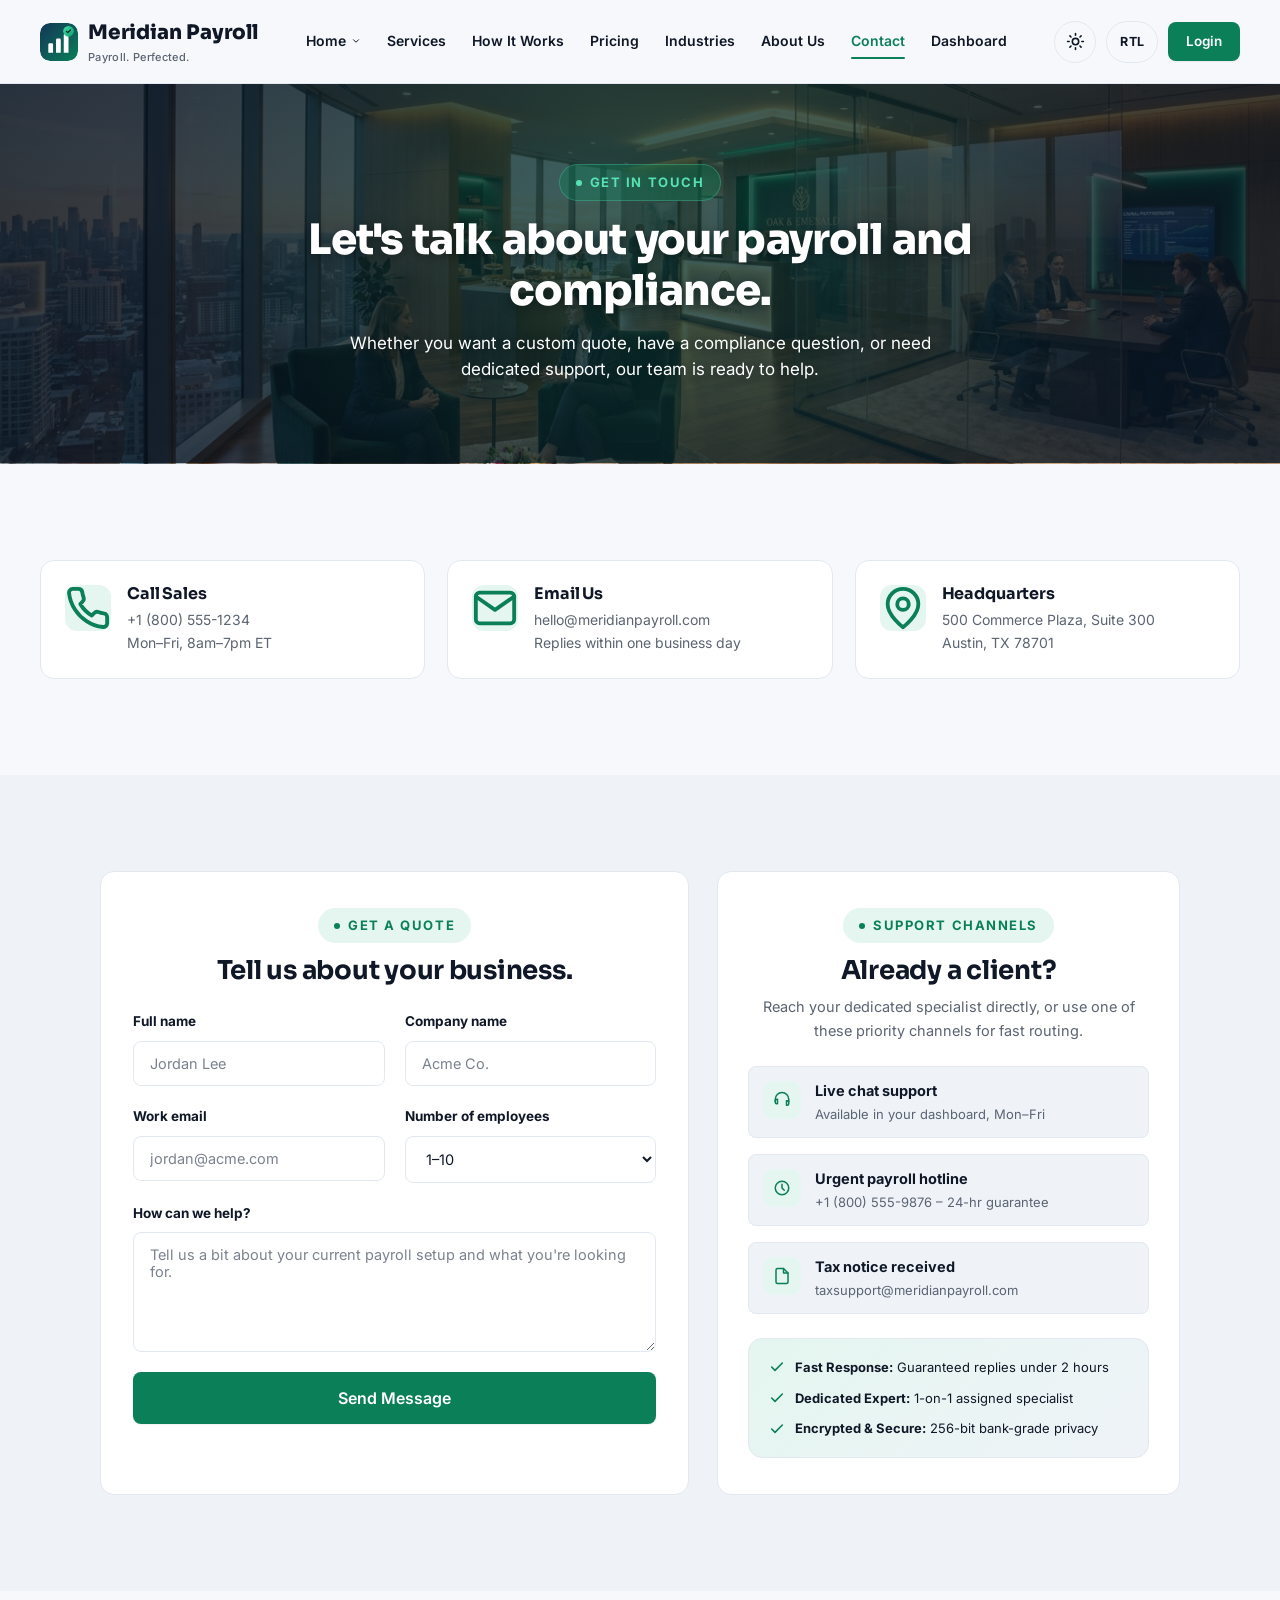
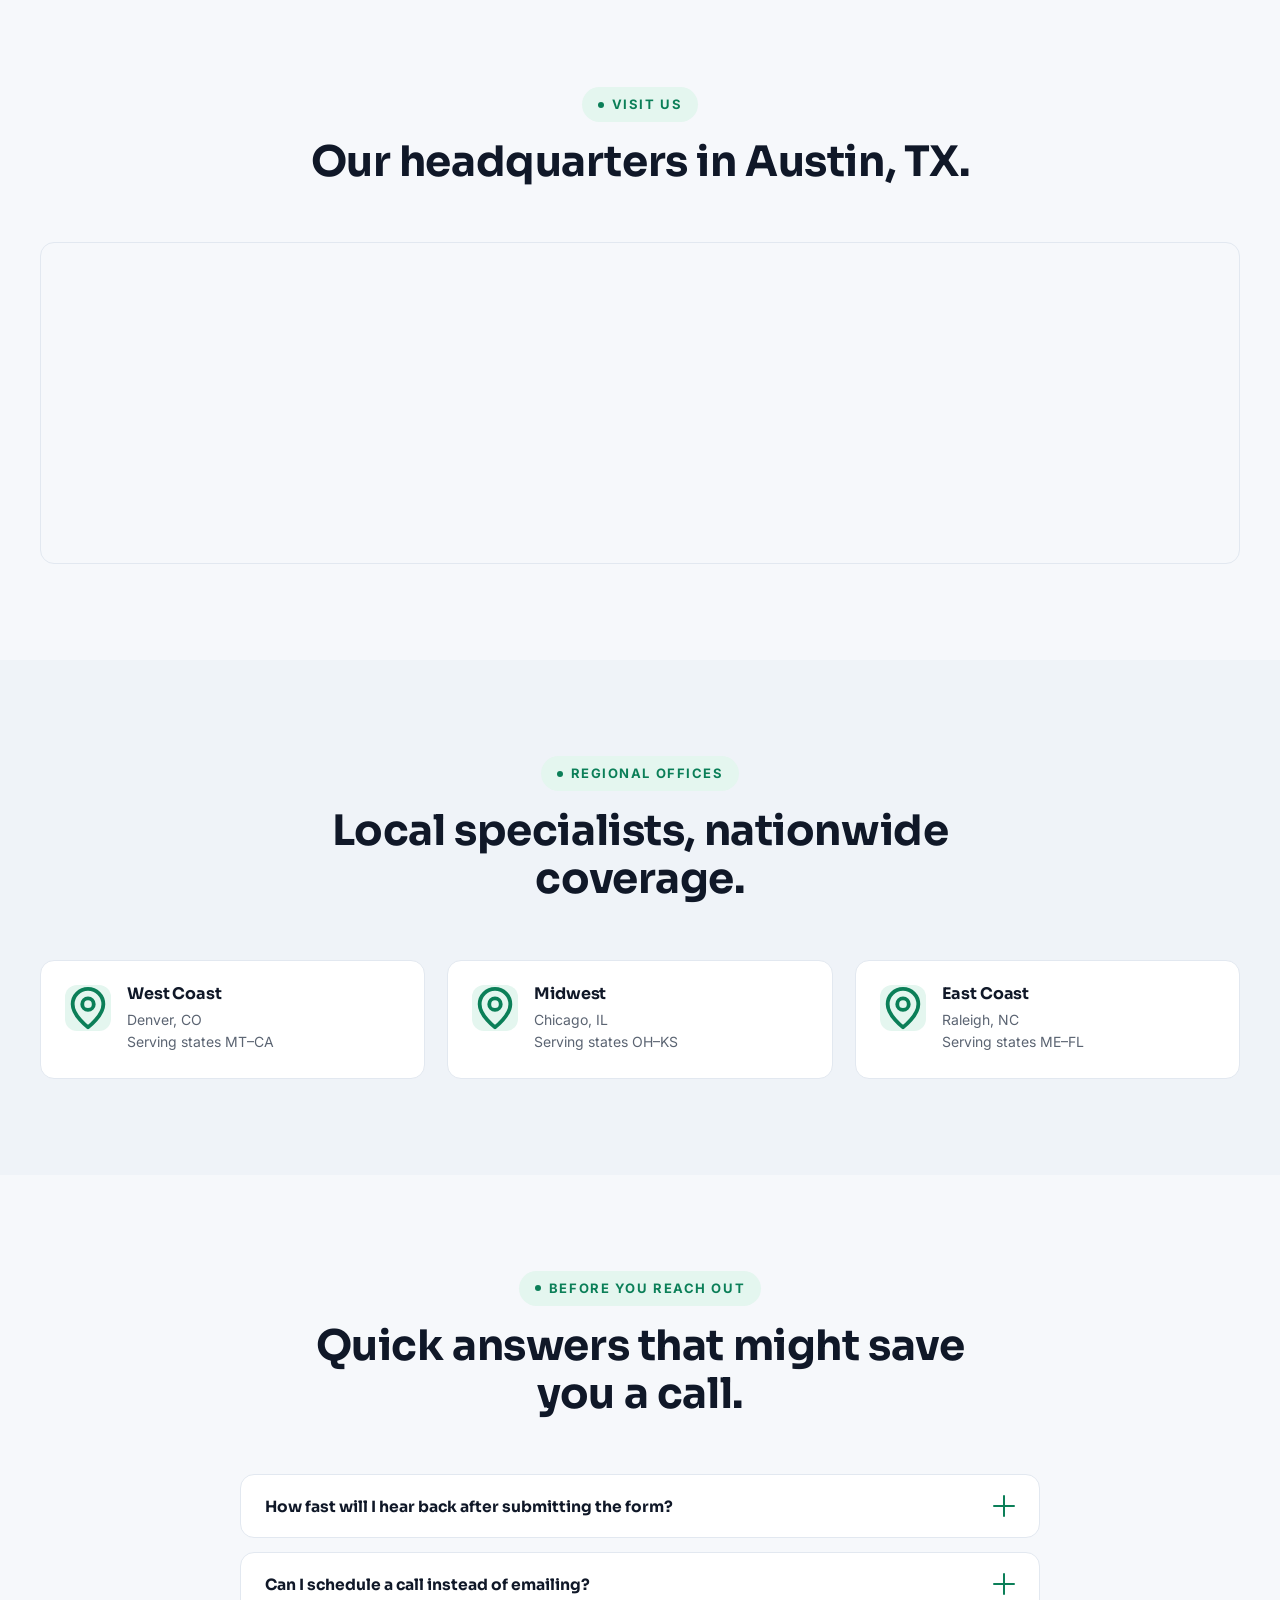
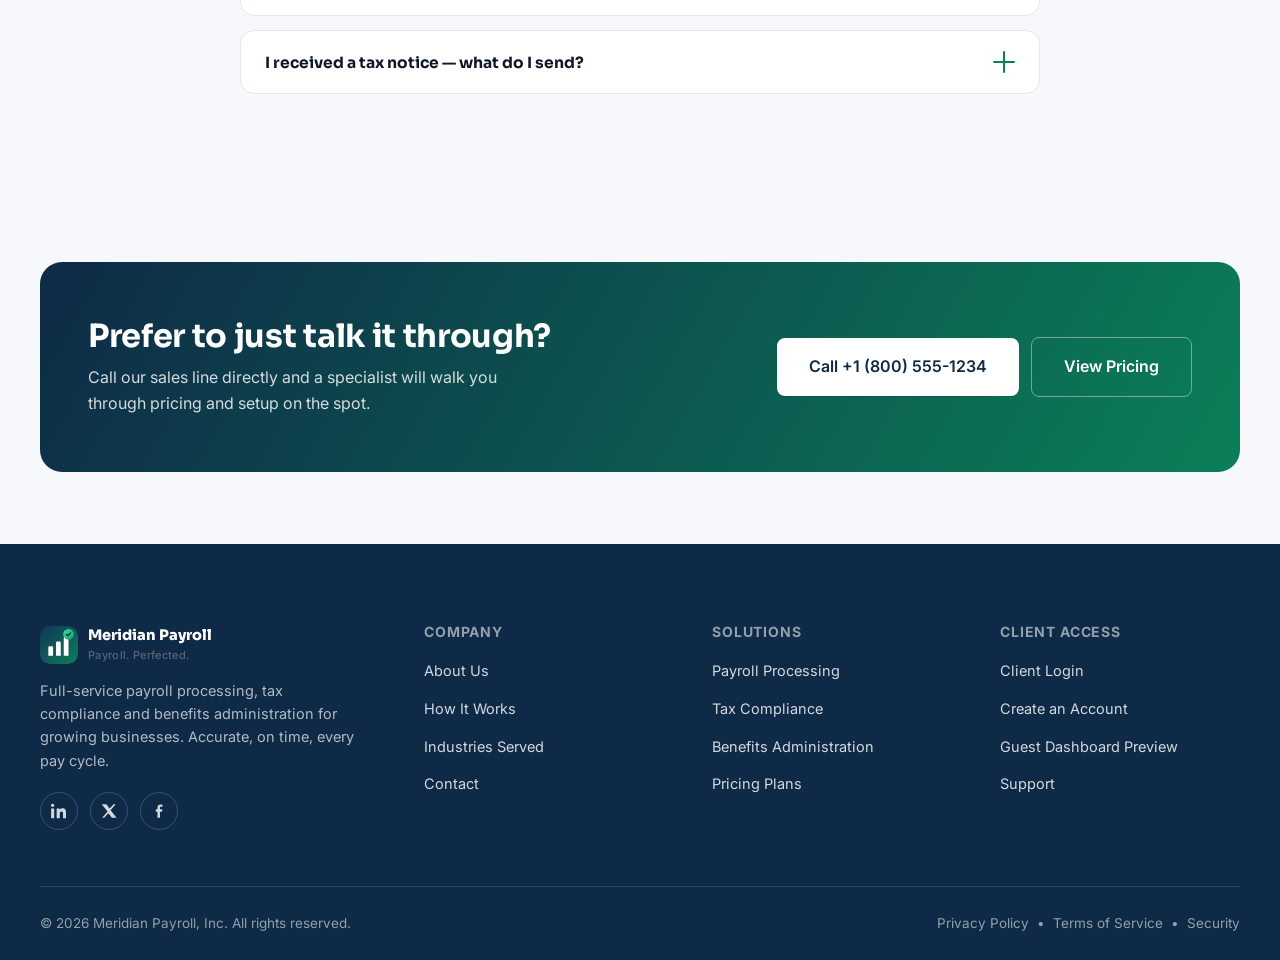
<file: contact.html>
<!DOCTYPE html>
<html lang="en">
<head>
<meta charset="UTF-8">
<meta name="viewport" content="width=device-width, initial-scale=1.0">
<title>Contact | Meridian Payroll</title>
<link rel="icon" href="assets/images/logo/logo.svg" type="image/svg+xml">
<meta name="description" content="Get in touch with the Meridian Payroll sales and support team.">
<link rel="preconnect" href="https://fonts.googleapis.com">
<link rel="stylesheet" href="assets/css/style.css">
<link rel="stylesheet" href="assets/css/responsive.css">
<link rel="stylesheet" href="assets/css/components.css">
</head>
<body>
  <div id="page-loader" aria-hidden="true">
    <img src="assets/images/logo/logo.svg" alt="" class="loader-mark">
    <div class="loader-bar"></div>
  </div>
  <!-- ===================== HEADER / NAVBAR ===================== -->
  <header class="site-header">
    <div class="container">
      <a href="index.html" class="brand">
        <img src="assets/images/logo/logo.svg" alt="Meridian Payroll logo" class="brand-mark-img">
        <span>
          Meridian Payroll
          <span class="brand-tag">Payroll. Perfected.</span>
        </span>
      </a>

      <nav class="nav-primary" aria-label="Primary">
        <div class="nav-item has-dropdown">
          <a href="index.html" class="nav-link" data-nav-page="index.html">
            Home
            <svg class="nav-caret" viewBox="0 0 24 24" fill="none" stroke="currentColor" stroke-width="2.4" stroke-linecap="round" stroke-linejoin="round"><path d="M6 9l6 6 6-6"/></svg>
          </a>
          <div class="nav-dropdown">
            <a href="index.html" data-nav-page="index.html">Home 1<span class="sub">Classic overview</span></a>
            <a href="home-2.html" data-nav-page="home-2.html">Home 2<span class="sub">Alternate layout</span></a>
          </div>
        </div>
        <div class="nav-item">
          <a href="services.html" class="nav-link" data-nav-page="services.html">Services</a>
        </div>
        <div class="nav-item">
          <a href="how-it-works.html" class="nav-link" data-nav-page="how-it-works.html">How It Works</a>
        </div>
        <div class="nav-item">
          <a href="pricing.html" class="nav-link" data-nav-page="pricing.html">Pricing</a>
        </div>
        <div class="nav-item">
          <a href="industries.html" class="nav-link" data-nav-page="industries.html">Industries</a>
        </div>
        <div class="nav-item">
          <a href="about.html" class="nav-link" data-nav-page="about.html">About Us</a>
        </div>
        <div class="nav-item">
          <a href="contact.html" class="nav-link" data-nav-page="contact.html">Contact</a>
        </div>
        <div class="nav-item">
          <a href="dashboard.html" class="nav-link" data-nav-page="dashboard.html">Dashboard</a>
        </div>
      </nav>

      <div class="header-actions">
        <button class="theme-toggle" aria-label="Switch to dark mode" type="button">
          <svg class="icon-sun" viewBox="0 0 24 24" fill="none" stroke="currentColor" stroke-width="2" stroke-linecap="round"><circle cx="12" cy="12" r="4"/><path d="M12 2v2M12 20v2M4.93 4.93l1.41 1.41M17.66 17.66l1.41 1.41M2 12h2M20 12h2M4.93 19.07l1.41-1.41M17.66 6.34l1.41-1.41"/></svg>
          <svg class="icon-moon" viewBox="0 0 24 24" fill="none" stroke="currentColor" stroke-width="2" stroke-linecap="round" stroke-linejoin="round"><path d="M21 12.79A9 9 0 1 1 11.21 3 7 7 0 0 0 21 12.79z"/></svg>
        </button>

        <button class="dir-toggle" aria-label="Switch to right-to-left" type="button">
          <span class="dir-label">RTL</span>
        </button>

        <a href="login.html" class="btn btn-primary btn-sm" data-nav-page="login.html">Login</a>

        <button class="hamburger" aria-label="Open menu" aria-expanded="false" type="button">
          <span></span>
        </button>
      </div>
    </div>
  </header>

  <!-- ===================== MOBILE NAV ===================== -->
  <div class="mobile-nav" aria-label="Mobile navigation">
    <div class="mobile-nav-top">
      <a href="index.html" class="brand">
        <img src="assets/images/logo/logo.svg" alt="Meridian Payroll logo" class="brand-mark-img">
        <span>
          Meridian Payroll
          <span class="brand-tag">Payroll. Perfected.</span>
        </span>
      </a>
      <button class="mobile-nav-close" aria-label="Close menu" type="button">
        <svg viewBox="0 0 24 24" fill="none" stroke="currentColor" stroke-width="2.2" stroke-linecap="round" stroke-linejoin="round" width="22" height="22"><path d="M18 6L6 18M6 6l12 12"/></svg>
      </button>
    </div>
    <div class="mobile-nav-links">
      <div class="mobile-dropdown-toggle mobile-nav-link" data-nav-page="index.html" role="button" tabindex="0">
        <span>Home</span>
        <svg class="mobile-caret" viewBox="0 0 24 24" fill="none" stroke="currentColor" stroke-width="2.4" stroke-linecap="round" stroke-linejoin="round"><path d="M6 9l6 6 6-6"/></svg>
      </div>
      <div class="mobile-submenu">
        <a href="index.html" data-nav-page="index.html">Home 1 &mdash; Classic overview</a>
        <a href="home-2.html" data-nav-page="home-2.html">Home 2 &mdash; Alternate layout</a>
      </div>
      <a href="services.html" class="mobile-nav-link" data-nav-page="services.html">Services</a>
      <a href="how-it-works.html" class="mobile-nav-link" data-nav-page="how-it-works.html">How It Works</a>
      <a href="pricing.html" class="mobile-nav-link" data-nav-page="pricing.html">Pricing</a>
      <a href="industries.html" class="mobile-nav-link" data-nav-page="industries.html">Industries</a>
      <a href="about.html" class="mobile-nav-link" data-nav-page="about.html">About Us</a>
      <a href="contact.html" class="mobile-nav-link" data-nav-page="contact.html">Contact</a>
      <a href="dashboard.html" class="mobile-nav-link" data-nav-page="dashboard.html">Dashboard</a>
    </div>
    <div class="mobile-nav-footer">
      <div class="mobile-nav-toggles">
        <button class="theme-toggle" aria-label="Switch to dark mode" type="button">
          <svg class="icon-sun" viewBox="0 0 24 24" fill="none" stroke="currentColor" stroke-width="2" stroke-linecap="round"><circle cx="12" cy="12" r="4"/><path d="M12 2v2M12 20v2M4.93 4.93l1.41 1.41M17.66 17.66l1.41-1.41M2 12h2M20 12h2M4.93 19.07l1.41-1.41M17.66 6.34l1.41-1.41"/></svg>
          <svg class="icon-moon" viewBox="0 0 24 24" fill="none" stroke="currentColor" stroke-width="2" stroke-linecap="round" stroke-linejoin="round"><path d="M21 12.79A9 9 0 1 1 11.21 3 7 7 0 0 0 21 12.79z"/></svg>
          <span class="theme-label">Theme Mode</span>
        </button>
        <button class="dir-toggle" aria-label="Switch to right-to-left" type="button">
          <span class="dir-label">RTL</span>
        </button>
      </div>
      <a href="login.html" class="btn btn-primary" data-nav-page="login.html">Login</a>
    </div>
  </div>

  

  <main>

    <!-- 1. HERO -->
    <section class="inner-page-hero hero hero-contact">
      <div class="container">
        <div class="anim-fade-up">
          <span class="eyebrow">Get In Touch</span>
          <h1>Let's talk about your payroll and compliance.</h1>
          <p class="lede">Whether you want a custom quote, have a compliance question, or need dedicated support, our team is ready to help.</p>
        </div>
      </div>
    </section>

    <!-- 2. CONTACT INFO CARDS -->
    <section class="section">
      <div class="container">
        <div class="bento">
          <div class="card contact-info-card" data-reveal>
            <div class="ci-icon"><svg viewBox="0 0 24 24" fill="none" stroke="currentColor" stroke-width="2" stroke-linecap="round" stroke-linejoin="round"><path d="M22 16.9v3a2 2 0 0 1-2.2 2 19.8 19.8 0 0 1-8.6-3.1 19.5 19.5 0 0 1-6-6A19.8 19.8 0 0 1 2.1 4.2 2 2 0 0 1 4 2h3a2 2 0 0 1 2 1.7 12.8 12.8 0 0 0 .7 2.8 2 2 0 0 1-.5 2.1L8 9.9a16 16 0 0 0 6 6l1.3-1.3a2 2 0 0 1 2.1-.5 12.8 12.8 0 0 0 2.8.7A2 2 0 0 1 22 16.9z"/></svg></div>
            <div><h3>Call Sales</h3><a href="tel:+18005551234">+1 (800) 555-1234</a><p>Mon&ndash;Fri, 8am&ndash;7pm ET</p></div>
          </div>
          <div class="card contact-info-card" data-reveal data-reveal-delay="1">
            <div class="ci-icon"><svg viewBox="0 0 24 24" fill="none" stroke="currentColor" stroke-width="2" stroke-linecap="round" stroke-linejoin="round"><rect x="2" y="4" width="20" height="16" rx="2"/><path d="m22 6-10 7L2 6"/></svg></div>
            <div><h3>Email Us</h3><a href="mailto:hello@meridianpayroll.com">hello@meridianpayroll.com</a><p>Replies within one business day</p></div>
          </div>
          <div class="card contact-info-card" data-reveal data-reveal-delay="2">
            <div class="ci-icon"><svg viewBox="0 0 24 24" fill="none" stroke="currentColor" stroke-width="2" stroke-linecap="round" stroke-linejoin="round"><path d="M20 10c0 6-8 12-8 12s-8-6-8-12a8 8 0 0 1 16 0z"/><circle cx="12" cy="10" r="3"/></svg></div>
            <div><h3>Headquarters</h3><p>500 Commerce Plaza, Suite 300<br>Austin, TX 78701</p></div>
          </div>
        </div>
      </div>
    </section>

    <!-- 3. FORM + SUPPORT CHANNELS -->
    <section class="section" style="background:var(--color-surface-alt);">
      <div class="container">
        <div class="contact-layout">
          <div class="card contact-form-card" data-reveal>
            <div class="contact-card-head center">
              <span class="eyebrow">Get a Quote</span>
              <h2>Tell us about your business.</h2>
            </div>
            <form class="form-grid">
              <div class="form-field"><label for="c-name">Full name</label><input id="c-name" type="text" placeholder="Jordan Lee"></div>
              <div class="form-field"><label for="c-company">Company name</label><input id="c-company" type="text" placeholder="Acme Co."></div>
              <div class="form-field"><label for="c-email">Work email</label><input id="c-email" type="email" placeholder="jordan@acme.com"></div>
              <div class="form-field"><label for="c-employees">Number of employees</label><select id="c-employees"><option>1&ndash;10</option><option>11&ndash;50</option><option>51&ndash;200</option><option>200+</option></select></div>
              <div class="form-field full"><label for="c-message">How can we help?</label><textarea id="c-message" placeholder="Tell us a bit about your current payroll setup and what you're looking for."></textarea></div>
              <div class="form-field full"><button type="button" class="btn btn-primary btn-lg" style="width:100%;">Send Message</button></div>
            </form>
          </div>
          <div class="card contact-sidebar-card" data-reveal data-reveal-delay="1">
            <div>
              <div class="contact-card-head center">
                <span class="eyebrow">Support Channels</span>
                <h2>Already a client?</h2>
                <p>Reach your dedicated specialist directly, or use one of these priority channels for fast routing.</p>
              </div>
              
              <div class="contact-channel-list">
                <div class="contact-channel-item">
                  <span class="ch-icon"><svg viewBox="0 0 24 24" fill="none" stroke="currentColor" stroke-width="2" stroke-linecap="round" stroke-linejoin="round"><path d="M3 14v-3a9 9 0 0 1 18 0v3"/><path d="M21 14v3a2 2 0 0 1-2 2h-1v-6h1a2 2 0 0 1 2 2v-1zM3 14v1a2 2 0 0 0 2 2h1v-6H5a2 2 0 0 0-2 2v1z"/></svg></span>
                  <div>
                    <strong>Live chat support</strong>
                    <span>Available in your dashboard, Mon&ndash;Fri</span>
                  </div>
                </div>
                <div class="contact-channel-item">
                  <span class="ch-icon"><svg viewBox="0 0 24 24" fill="none" stroke="currentColor" stroke-width="2" stroke-linecap="round" stroke-linejoin="round"><circle cx="12" cy="12" r="9"/><path d="M12 7v5l3 3"/></svg></span>
                  <div>
                    <strong>Urgent payroll hotline</strong>
                    <a href="tel:+18005559876">+1 (800) 555-9876 &ndash; 24-hr guarantee</a>
                  </div>
                </div>
                <div class="contact-channel-item">
                  <span class="ch-icon"><svg viewBox="0 0 24 24" fill="none" stroke="currentColor" stroke-width="2" stroke-linecap="round" stroke-linejoin="round"><path d="M14 2H6a2 2 0 0 0-2 2v16a2 2 0 0 0 2 2h12a2 2 0 0 0 2-2V8z"/><path d="M14 2v6h6"/></svg></span>
                  <div>
                    <strong>Tax notice received</strong>
                    <a href="mailto:taxsupport@meridianpayroll.com">taxsupport@meridianpayroll.com</a>
                  </div>
                </div>
              </div>
            </div>

            <div class="contact-sla-box">
              <div class="sla-item">
                <svg viewBox="0 0 24 24" fill="none" stroke="currentColor" stroke-width="2.4" stroke-linecap="round" stroke-linejoin="round"><path d="M20 6L9 17l-5-5"/></svg>
                <span><strong>Fast Response:</strong> Guaranteed replies under 2 hours</span>
              </div>
              <div class="sla-item">
                <svg viewBox="0 0 24 24" fill="none" stroke="currentColor" stroke-width="2.4" stroke-linecap="round" stroke-linejoin="round"><path d="M20 6L9 17l-5-5"/></svg>
                <span><strong>Dedicated Expert:</strong> 1-on-1 assigned specialist</span>
              </div>
              <div class="sla-item">
                <svg viewBox="0 0 24 24" fill="none" stroke="currentColor" stroke-width="2.4" stroke-linecap="round" stroke-linejoin="round"><path d="M20 6L9 17l-5-5"/></svg>
                <span><strong>Encrypted &amp; Secure:</strong> 256-bit bank-grade privacy</span>
              </div>
            </div>
          </div>
        </div>
      </div>
    </section>

    <!-- 4. LOCATION MAP -->
    <section class="section">
      <div class="container">
        <div class="section-head center" data-reveal>
          <span class="eyebrow">Visit Us</span>
          <h2>Our headquarters in Austin, TX.</h2>
        </div>
        <div class="map-embed" data-reveal>
          <iframe src="https://www.google.com/maps?q=Austin%20Texas&output=embed" loading="lazy" title="Meridian Payroll headquarters location map" referrerpolicy="no-referrer-when-downgrade"></iframe>
        </div>
      </div>
    </section>

    <!-- 5. REGIONAL OFFICES -->
    <section class="section" style="background:var(--color-surface-alt);">
      <div class="container">
        <div class="section-head center" data-reveal>
          <span class="eyebrow">Regional Offices</span>
          <h2>Local specialists, nationwide coverage.</h2>
        </div>
        <div class="bento">
          <div class="card contact-info-card" data-reveal><div class="ci-icon"><svg viewBox="0 0 24 24" fill="none" stroke="currentColor" stroke-width="2" stroke-linecap="round" stroke-linejoin="round"><path d="M20 10c0 6-8 12-8 12s-8-6-8-12a8 8 0 0 1 16 0z"/><circle cx="12" cy="10" r="3"/></svg></div><div><h3>West Coast</h3><p>Denver, CO<br>Serving states MT&ndash;CA</p></div></div>
          <div class="card contact-info-card" data-reveal data-reveal-delay="1"><div class="ci-icon"><svg viewBox="0 0 24 24" fill="none" stroke="currentColor" stroke-width="2" stroke-linecap="round" stroke-linejoin="round"><path d="M20 10c0 6-8 12-8 12s-8-6-8-12a8 8 0 0 1 16 0z"/><circle cx="12" cy="10" r="3"/></svg></div><div><h3>Midwest</h3><p>Chicago, IL<br>Serving states OH&ndash;KS</p></div></div>
          <div class="card contact-info-card" data-reveal data-reveal-delay="2"><div class="ci-icon"><svg viewBox="0 0 24 24" fill="none" stroke="currentColor" stroke-width="2" stroke-linecap="round" stroke-linejoin="round"><path d="M20 10c0 6-8 12-8 12s-8-6-8-12a8 8 0 0 1 16 0z"/><circle cx="12" cy="10" r="3"/></svg></div><div><h3>East Coast</h3><p>Raleigh, NC<br>Serving states ME&ndash;FL</p></div></div>
        </div>
      </div>
    </section>

    <!-- 6. FAQ -->
    <section class="section">
      <div class="container">
        <div class="section-head center" data-reveal>
          <span class="eyebrow">Before You Reach Out</span>
          <h2>Quick answers that might save you a call.</h2>
        </div>
        <div class="faq-list" data-reveal>
          <div class="faq-item">
      <button class="faq-question" type="button"><span>How fast will I hear back after submitting the form?</span><span class="plus"></span></button>
      <div class="faq-answer"><p>Sales inquiries are typically answered within one business day. Existing clients with urgent issues should call our support line for a same-day response.</p></div>
    </div>
          <div class="faq-item">
      <button class="faq-question" type="button"><span>Can I schedule a call instead of emailing?</span><span class="plus"></span></button>
      <div class="faq-answer"><p>Yes — mention your preferred time in the message field and a specialist will follow up to book a call.</p></div>
    </div>
          <div class="faq-item">
      <button class="faq-question" type="button"><span>I received a tax notice — what do I send?</span><span class="plus"></span></button>
      <div class="faq-answer"><p>Email a clear photo or scan of the notice to taxsupport@meridianpayroll.com along with your account number, and our compliance team will respond within 24 hours.</p></div>
    </div>
        </div>
      </div>
    </section>

    <!-- 7. CTA -->
    <section class="section">
      <div class="container">
        <div class="cta-banner" data-reveal>
          <div>
            <h2>Prefer to just talk it through?</h2>
            <p>Call our sales line directly and a specialist will walk you through pricing and setup on the spot.</p>
          </div>
          <div class="cta-banner-actions">
            <a href="tel:+18005551234" class="btn btn-primary btn-lg">Call +1 (800) 555-1234</a>
            <a href="pricing.html" class="btn btn-outline btn-lg">View Pricing</a>
          </div>
        </div>
      </div>
    </section>

  </main>

  <!-- ===================== FOOTER ===================== -->
  <footer class="site-footer">
    <div class="container">
      <div class="footer-grid">
        <div class="footer-col footer-brand">
          <a href="index.html" class="brand" style="color:#fff;">
            <img src="assets/images/logo/logo.svg" alt="Meridian Payroll logo" class="brand-mark-img">
            <span>
              Meridian Payroll
              <span class="brand-tag">Payroll. Perfected.</span>
            </span>
          </a>
          <p>Full-service payroll processing, tax compliance and benefits administration for growing businesses. Accurate, on time, every pay cycle.</p>
          <div class="footer-socials" style="margin-top:20px;">
            <a href="#" aria-label="LinkedIn"><svg viewBox="0 0 24 24" fill="currentColor"><path d="M4.98 3.5C4.98 4.88 3.87 6 2.5 6S0 4.88 0 3.5 1.12 1 2.5 1s2.48 1.12 2.48 2.5zM.24 8.25h4.5V23H.24V8.25zM8.5 8.25h4.31v2.02h.06c.6-1.13 2.07-2.32 4.26-2.32 4.55 0 5.39 3 5.39 6.9V23h-4.5v-6.7c0-1.6-.03-3.66-2.23-3.66-2.23 0-2.57 1.74-2.57 3.55V23H8.5V8.25z"/></svg></a>
            <a href="#" aria-label="Twitter/X"><svg viewBox="0 0 24 24" fill="currentColor"><path d="M18.9 2H22l-7.6 8.7L23.3 22h-6.9l-5.4-6.6L4.8 22H1.7l8.2-9.3L1 2h7.1l4.9 6.1L18.9 2z"/></svg></a>
            <a href="#" aria-label="Facebook"><svg viewBox="0 0 24 24" fill="currentColor"><path d="M13.5 22v-9h3l.5-3.5h-3.5V7.4c0-1 .3-1.7 1.8-1.7h1.9V2.5C16.9 2.4 15.7 2.3 14.4 2.3c-2.8 0-4.7 1.7-4.7 4.8v2.4H7.2V13h2.5v9h3.8z"/></svg></a>
          </div>
        </div>

        <div class="footer-col">
          <h4>Company</h4>
          <ul>
            <li><a href="about.html">About Us</a></li>
            <li><a href="how-it-works.html">How It Works</a></li>
            <li><a href="industries.html">Industries Served</a></li>
            <li><a href="contact.html">Contact</a></li>
          </ul>
        </div>

        <div class="footer-col">
          <h4>Solutions</h4>
          <ul>
            <li><a href="services.html">Payroll Processing</a></li>
            <li><a href="services.html">Tax Compliance</a></li>
            <li><a href="services.html">Benefits Administration</a></li>
            <li><a href="pricing.html">Pricing Plans</a></li>
          </ul>
        </div>

        <div class="footer-col">
          <h4>Client Access</h4>
          <ul>
            <li><a href="login.html">Client Login</a></li>
            <li><a href="register.html">Create an Account</a></li>
            <li><a href="dashboard.html">Guest Dashboard Preview</a></li>
            <li><a href="contact.html">Support</a></li>
          </ul>
        </div>
      </div>

      <div class="footer-bottom">
        <p>&copy; 2026 Meridian Payroll, Inc. All rights reserved.</p>
        <p>Privacy Policy &nbsp;•&nbsp; Terms of Service &nbsp;•&nbsp; Security</p>
      </div>
    </div>
  </footer>

  <button class="back-to-top" aria-label="Back to top" type="button">
    <svg viewBox="0 0 24 24" fill="none" stroke="currentColor" stroke-width="2.2" stroke-linecap="round" stroke-linejoin="round"><path d="M12 19V5M5 12l7-7 7 7"/></svg>
  </button>
<script src="assets/js/main.js"></script>
</body>
</html>
</file>
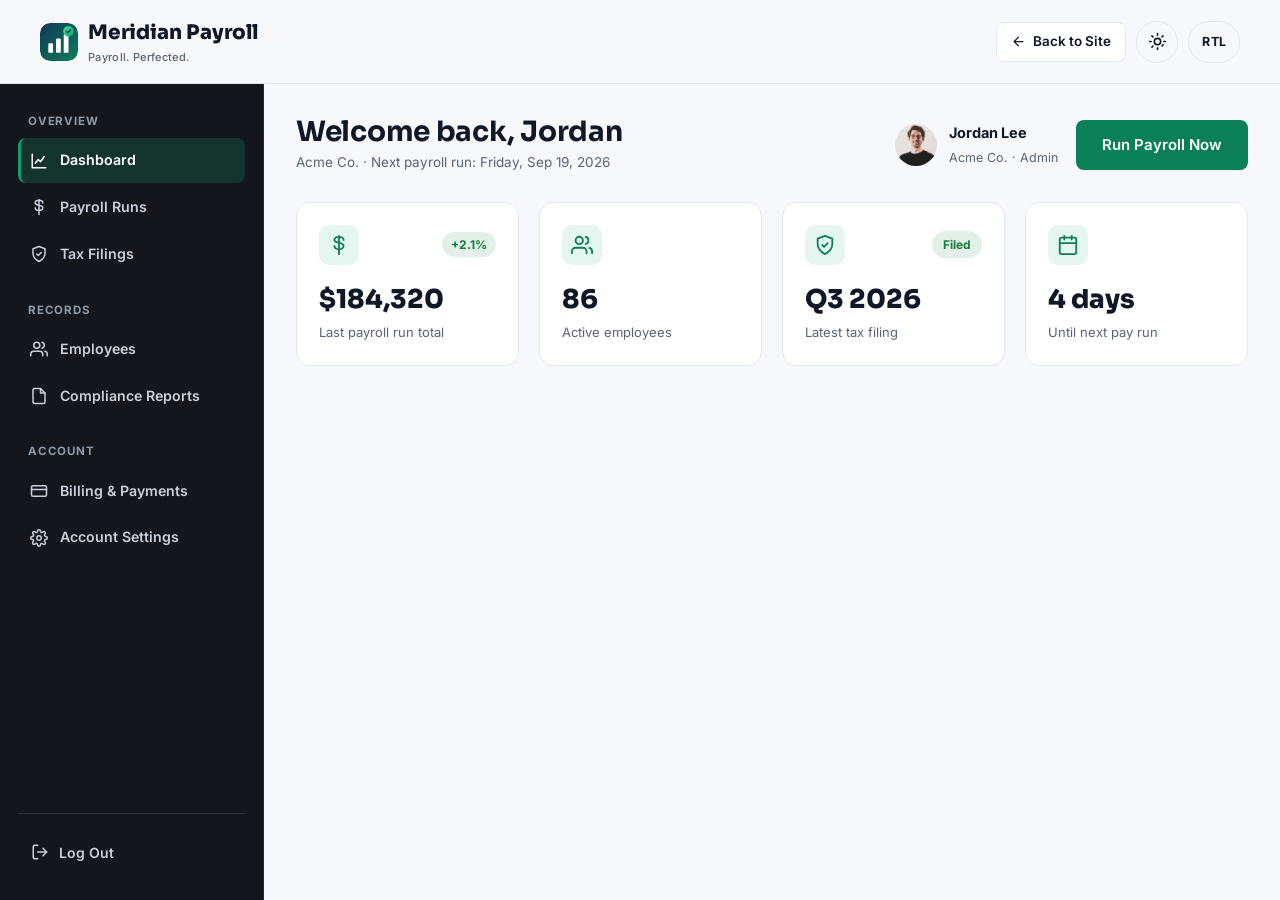
<file: dashboard.html>
<!DOCTYPE html>
<html lang="en">
<head>
<meta charset="UTF-8">
<meta name="viewport" content="width=device-width, initial-scale=1.0">
<title>Client Dashboard | Meridian Payroll</title>
<link rel="icon" href="assets/images/logo/logo.svg" type="image/svg+xml">
<meta name="description" content="Manage payroll runs, tax filings, employee records and compliance reports.">
<link rel="preconnect" href="https://fonts.googleapis.com">
<link rel="stylesheet" href="assets/css/style.css">
<link rel="stylesheet" href="assets/css/responsive.css">
<link rel="stylesheet" href="assets/css/components.css">
</head>
<body class="dashboard-page">
  <div id="page-loader" aria-hidden="true">
    <img src="assets/images/logo/logo.svg" alt="" class="loader-mark">
    <div class="loader-bar"></div>
  </div>
  <!-- ===================== HEADER / NAVBAR ===================== -->
  <header class="site-header">
    <div class="container">
      <a href="index.html" class="brand">
        <img src="assets/images/logo/logo.svg" alt="Meridian Payroll logo" class="brand-mark-img">
        <span>
          Meridian Payroll
          <span class="brand-tag">Payroll. Perfected.</span>
        </span>
      </a>

      <nav class="nav-primary" aria-label="Primary">
        <div class="nav-item has-dropdown">
          <a href="index.html" class="nav-link" data-nav-page="index.html">
            Home
            <svg class="nav-caret" viewBox="0 0 24 24" fill="none" stroke="currentColor" stroke-width="2.4" stroke-linecap="round" stroke-linejoin="round"><path d="M6 9l6 6 6-6"/></svg>
          </a>
          <div class="nav-dropdown">
            <a href="index.html" data-nav-page="index.html">Home 1<span class="sub">Classic overview</span></a>
            <a href="home-2.html" data-nav-page="home-2.html">Home 2<span class="sub">Alternate layout</span></a>
          </div>
        </div>
        <div class="nav-item">
          <a href="services.html" class="nav-link" data-nav-page="services.html">Services</a>
        </div>
        <div class="nav-item">
          <a href="how-it-works.html" class="nav-link" data-nav-page="how-it-works.html">How It Works</a>
        </div>
        <div class="nav-item">
          <a href="pricing.html" class="nav-link" data-nav-page="pricing.html">Pricing</a>
        </div>
        <div class="nav-item">
          <a href="industries.html" class="nav-link" data-nav-page="industries.html">Industries</a>
        </div>
        <div class="nav-item">
          <a href="about.html" class="nav-link" data-nav-page="about.html">About Us</a>
        </div>
        <div class="nav-item">
          <a href="contact.html" class="nav-link" data-nav-page="contact.html">Contact</a>
        </div>
        <div class="nav-item">
          <a href="dashboard.html" class="nav-link" data-nav-page="dashboard.html">Dashboard</a>
        </div>
      </nav>

      <div class="header-actions">
        <a href="index.html" class="dashboard-back-link">
          <svg viewBox="0 0 24 24" fill="none" stroke="currentColor" stroke-width="2" stroke-linecap="round" stroke-linejoin="round" width="15" height="15"><path d="M19 12H5M12 19l-7-7 7-7"/></svg>
          <span class="back-text">Back to Site</span>
        </a>

        <button class="theme-toggle" aria-label="Switch to dark mode" type="button">
          <svg class="icon-sun" viewBox="0 0 24 24" fill="none" stroke="currentColor" stroke-width="2" stroke-linecap="round"><circle cx="12" cy="12" r="4"/><path d="M12 2v2M12 20v2M4.93 4.93l1.41 1.41M17.66 17.66l1.41-1.41M2 12h2M20 12h2M4.93 19.07l1.41-1.41M17.66 6.34l1.41-1.41"/></svg>
          <svg class="icon-moon" viewBox="0 0 24 24" fill="none" stroke="currentColor" stroke-width="2" stroke-linecap="round" stroke-linejoin="round"><path d="M21 12.79A9 9 0 1 1 11.21 3 7 7 0 0 0 21 12.79z"/></svg>
        </button>

        <button class="dir-toggle" aria-label="Switch to right-to-left" type="button">
          <span class="dir-label">RTL</span>
        </button>

      </div>
    </div>
  </header>

  


  <div class="dash-shell">
    <aside class="dash-sidebar" id="dash-sidebar">
      <div class="dash-nav-group">
        <span class="group-label">Overview</span>
        <a href="#overview" class="dash-nav-link"><svg viewBox="0 0 24 24" fill="none" stroke="currentColor" stroke-width="2" stroke-linecap="round" stroke-linejoin="round"><path d="M3 3v18h18"/><path d="M7 15l4-5 3 3 5-7"/></svg> Dashboard</a>
        <a href="#payroll" class="dash-nav-link"><svg viewBox="0 0 24 24" fill="none" stroke="currentColor" stroke-width="2" stroke-linecap="round" stroke-linejoin="round"><path d="M12 2v20M17 6.5c0-1.9-2.2-3.4-5-3.4S7 4.6 7 6.5c0 4 10 2 10 6.5 0 2-2.2 3.5-5 3.5s-5-1.4-5-3.5"/></svg> Payroll Runs</a>
        <a href="#tax" class="dash-nav-link is-active"><svg viewBox="0 0 24 24" fill="none" stroke="currentColor" stroke-width="2" stroke-linecap="round" stroke-linejoin="round"><path d="M12 2 4 5v6c0 5 3.5 8.5 8 11 4.5-2.5 8-6 8-11V5l-8-3z"/><path d="m9 12 2 2 4-4"/></svg> Tax Filings</a>
      </div>
      <div class="dash-nav-group">
        <span class="group-label">Records</span>
        <a href="#employees" class="dash-nav-link"><svg viewBox="0 0 24 24" fill="none" stroke="currentColor" stroke-width="2" stroke-linecap="round" stroke-linejoin="round"><path d="M17 21v-2a4 4 0 0 0-4-4H5a4 4 0 0 0-4 4v2"/><circle cx="9" cy="7" r="4"/><path d="M23 21v-2a4 4 0 0 0-3-3.87M16 3.13a4 4 0 0 1 0 7.75"/></svg> Employees</a>
        <a href="#reports" class="dash-nav-link"><svg viewBox="0 0 24 24" fill="none" stroke="currentColor" stroke-width="2" stroke-linecap="round" stroke-linejoin="round"><path d="M14 2H6a2 2 0 0 0-2 2v16a2 2 0 0 0 2 2h12a2 2 0 0 0 2-2V8z"/><path d="M14 2v6h6"/></svg> Compliance Reports</a>
      </div>
      <div class="dash-nav-group">
        <span class="group-label">Account</span>
        <a href="#billing" class="dash-nav-link"><svg viewBox="0 0 24 24" fill="none" stroke="currentColor" stroke-width="2" stroke-linecap="round" stroke-linejoin="round"><rect x="2" y="5" width="20" height="14" rx="2"/><path d="M2 10h20"/></svg> Billing & Payments</a>
        <a href="#settings" class="dash-nav-link"><svg viewBox="0 0 24 24" fill="none" stroke="currentColor" stroke-width="2" stroke-linecap="round" stroke-linejoin="round"><circle cx="12" cy="12" r="3"/><path d="M19.4 15a1.7 1.7 0 0 0 .3 1.9l.1.1a2 2 0 1 1-2.8 2.8l-.1-.1a1.7 1.7 0 0 0-1.9-.3 1.7 1.7 0 0 0-1 1.5V21a2 2 0 1 1-4 0v-.1a1.7 1.7 0 0 0-1-1.6 1.7 1.7 0 0 0-1.9.3l-.1.1a2 2 0 1 1-2.8-2.8l.1-.1a1.7 1.7 0 0 0 .3-1.9 1.7 1.7 0 0 0-1.5-1H3a2 2 0 1 1 0-4h.1a1.7 1.7 0 0 0 1.6-1 1.7 1.7 0 0 0-.3-1.9l-.1-.1a2 2 0 1 1 2.8-2.8l.1.1a1.7 1.7 0 0 0 1.9.3H9a1.7 1.7 0 0 0 1-1.5V3a2 2 0 1 1 4 0v.1a1.7 1.7 0 0 0 1 1.5 1.7 1.7 0 0 0 1.9-.3l.1-.1a2 2 0 1 1 2.8 2.8l-.1.1a1.7 1.7 0 0 0-.3 1.9V9a1.7 1.7 0 0 0 1.5 1H21a2 2 0 1 1 0 4h-.1a1.7 1.7 0 0 0-1.5 1z"/></svg> Account Settings</a>
      </div>
      <div class="dash-sidebar-footer">
        <a href="login.html" class="dashboard-logout-btn">
          <svg viewBox="0 0 24 24" fill="none" stroke="currentColor" stroke-width="2" stroke-linecap="round" stroke-linejoin="round" aria-hidden="true"><path d="M9 21H5a2 2 0 0 1-2-2V5a2 2 0 0 1 2-2h4M16 17l5-5-5-5M21 12H9"/></svg>
          <span>Log Out</span>
        </a>
      </div>
    </aside>

    <main class="dash-main">
      <div class="dash-topbar">
        <button class="dash-menu-toggle" aria-label="Toggle dashboard menu" aria-controls="dash-sidebar" aria-expanded="false" type="button"><svg viewBox="0 0 24 24" fill="none" stroke="currentColor" stroke-width="2" stroke-linecap="round" stroke-linejoin="round"><path d="m12 2 9 5-9 5-9-5 9-5z"/><path d="m3 12 9 5 9-5M3 17l9 5 9-5"/></svg></button>
        <div>
          <h1 id="overview">Welcome back, Jordan</h1>
          <p class="dash-date">Acme Co. &middot; Next payroll run: Friday, Sep 19, 2026</p>
        </div>
        <div class="dash-topbar-actions">
          <div class="dash-profile">
            <img src="assets/images/avatars/jordan-lee.jpg" alt="Jordan Lee, account administrator" loading="lazy">
            <div><strong>Jordan Lee</strong><span>Acme Co. &middot; Admin</span></div>
          </div>
          <a href="#payroll" class="btn btn-primary">Run Payroll Now</a>
        </div>
      </div>

      <!-- WIDGETS -->
      <div class="dash-widget-grid">
        <div class="card dash-widget" data-reveal>
          <div class="w-top"><span class="w-icon"><svg viewBox="0 0 24 24" fill="none" stroke="currentColor" stroke-width="2" stroke-linecap="round" stroke-linejoin="round"><path d="M12 2v20M17 6.5c0-1.9-2.2-3.4-5-3.4S7 4.6 7 6.5c0 4 10 2 10 6.5 0 2-2.2 3.5-5 3.5s-5-1.4-5-3.5"/></svg></span><span class="w-trend up">+2.1%</span></div>
          <div class="w-value">$184,320</div>
          <div class="w-label">Last payroll run total</div>
        </div>
        <div class="card dash-widget" data-reveal data-reveal-delay="1">
          <div class="w-top"><span class="w-icon"><svg viewBox="0 0 24 24" fill="none" stroke="currentColor" stroke-width="2" stroke-linecap="round" stroke-linejoin="round"><path d="M17 21v-2a4 4 0 0 0-4-4H5a4 4 0 0 0-4 4v2"/><circle cx="9" cy="7" r="4"/><path d="M23 21v-2a4 4 0 0 0-3-3.87M16 3.13a4 4 0 0 1 0 7.75"/></svg></span></div>
          <div class="w-value">86</div>
          <div class="w-label">Active employees</div>
        </div>
        <div class="card dash-widget" data-reveal data-reveal-delay="2">
          <div class="w-top"><span class="w-icon"><svg viewBox="0 0 24 24" fill="none" stroke="currentColor" stroke-width="2" stroke-linecap="round" stroke-linejoin="round"><path d="M12 2 4 5v6c0 5 3.5 8.5 8 11 4.5-2.5 8-6 8-11V5l-8-3z"/><path d="m9 12 2 2 4-4"/></svg></span><span class="status-pill completed">Filed</span></div>
          <div class="w-value">Q3 2026</div>
          <div class="w-label">Latest tax filing</div>
        </div>
        <div class="card dash-widget" data-reveal data-reveal-delay="3">
          <div class="w-top"><span class="w-icon"><svg viewBox="0 0 24 24" fill="none" stroke="currentColor" stroke-width="2" stroke-linecap="round" stroke-linejoin="round"><rect x="3" y="4" width="18" height="18" rx="2"/><path d="M16 2v4M8 2v4M3 10h18"/></svg></span></div>
          <div class="w-value">4 days</div>
          <div class="w-label">Until next pay run</div>
        </div>
      </div>

      <!-- PANELS: payroll runs + quick actions -->
      <div class="dash-panels" id="payroll">
        <div class="card dash-panel" data-reveal>
          <div class="panel-head"><h3>Recent Payroll Runs</h3><a href="#payroll">View all</a></div>
          <table class="dash-table">
            <thead><tr><th>Pay Period</th><th>Pay Date</th><th>Gross Pay</th><th>Status</th></tr></thead>
            <tbody>
              <tr><td>Aug 16 &ndash; Aug 31</td><td>Sep 5, 2026</td><td>$182,910</td><td><span class="status-pill completed">Completed</span></td></tr>
              <tr><td>Aug 1 &ndash; Aug 15</td><td>Aug 22, 2026</td><td>$179,440</td><td><span class="status-pill completed">Completed</span></td></tr>
              <tr><td>Jul 16 &ndash; Jul 31</td><td>Aug 8, 2026</td><td>$184,320</td><td><span class="status-pill completed">Completed</span></td></tr>
              <tr><td>Sep 1 &ndash; Sep 15</td><td>Sep 19, 2026</td><td>Est. $186,000</td><td><span class="status-pill upcoming">Upcoming</span></td></tr>
            </tbody>
          </table>
        </div>
        <div class="card dash-panel" data-reveal data-reveal-delay="1">
          <div class="panel-head"><h3>Payroll Run Progress</h3></div>
          <div class="mini-list">
            <div class="mini-list-item"><span class="m-icon"><svg viewBox="0 0 24 24" fill="none" stroke="currentColor" stroke-width="2.4" stroke-linecap="round" stroke-linejoin="round"><path d="M20 6L9 17l-5-5"/></svg></span><div><strong>Hours submitted</strong><span>Completed Sep 15</span></div></div>
            <div class="mini-list-item"><span class="m-icon"><svg viewBox="0 0 24 24" fill="none" stroke="currentColor" stroke-width="2" stroke-linecap="round" stroke-linejoin="round"><circle cx="12" cy="12" r="9"/><path d="M12 7v5l3 3"/></svg></span><div><strong>Calculation review</strong><span>In progress</span></div></div>
            <div class="mini-list-item"><span class="m-icon"><svg viewBox="0 0 24 24" fill="none" stroke="currentColor" stroke-width="2" stroke-linecap="round" stroke-linejoin="round"><path d="M12 2v20M17 6.5c0-1.9-2.2-3.4-5-3.4S7 4.6 7 6.5c0 4 10 2 10 6.5 0 2-2.2 3.5-5 3.5s-5-1.4-5-3.5"/></svg></span><div><strong>Approval & funding</strong><span>Pending your approval</span></div></div>
          </div>
          <div class="progress-bar"><div class="fill" style="width:66%;"></div></div>
          <p class="form-note" style="margin-top:10px;">66% complete &middot; Approve by Sep 17 to guarantee on-time deposit.</p>
        </div>
      </div>

      <!-- TAX FILINGS -->
      <div class="card dash-panel" id="tax" style="margin-bottom:28px;" data-reveal>
        <div class="panel-head"><h3>Tax Filing Summaries</h3><a href="#tax">Download all</a></div>
        <table class="dash-table">
          <thead><tr><th>Filing</th><th>Period</th><th>Filed Date</th><th>Status</th><th></th></tr></thead>
          <tbody>
            <tr><td>Form 941 &ndash; Federal</td><td>Q2 2026</td><td>Jul 28, 2026</td><td><span class="status-pill completed">Filed</span></td><td><a href="#" class="btn btn-outline btn-sm"><svg viewBox="0 0 24 24" fill="none" stroke="currentColor" stroke-width="2" stroke-linecap="round" stroke-linejoin="round"><path d="M12 3v12M6 11l6 6 6-6"/><path d="M4 21h16"/></svg> PDF</a></td></tr>
            <tr><td>State Unemployment (TX)</td><td>Q2 2026</td><td>Jul 30, 2026</td><td><span class="status-pill completed">Filed</span></td><td><a href="#" class="btn btn-outline btn-sm"><svg viewBox="0 0 24 24" fill="none" stroke="currentColor" stroke-width="2" stroke-linecap="round" stroke-linejoin="round"><path d="M12 3v12M6 11l6 6 6-6"/><path d="M4 21h16"/></svg> PDF</a></td></tr>
            <tr><td>Form 941 &ndash; Federal</td><td>Q3 2026</td><td>&mdash;</td><td><span class="status-pill processing">In Progress</span></td><td><a href="#" class="btn btn-outline btn-sm" aria-disabled="true"><svg viewBox="0 0 24 24" fill="none" stroke="currentColor" stroke-width="2" stroke-linecap="round" stroke-linejoin="round"><path d="M12 3v12M6 11l6 6 6-6"/><path d="M4 21h16"/></svg> PDF</a></td></tr>
          </tbody>
        </table>
      </div>

      <!-- EMPLOYEES -->
      <div class="card dash-panel" id="employees" style="margin-bottom:28px;" data-reveal>
        <div class="panel-head"><h3>Employee Payment Records</h3><a href="#employees">Manage employees</a></div>
        <table class="dash-table">
          <thead><tr><th>Employee</th><th>Role</th><th>Pay Type</th><th>Last Paid</th><th>YTD Gross</th></tr></thead>
          <tbody>
            <tr><td>Maria Gonzalez</td><td>Store Manager</td><td>Salaried</td><td>Sep 5, 2026</td><td>$52,400</td></tr>
            <tr><td>Tyrell Jackson</td><td>Warehouse Lead</td><td>Hourly</td><td>Sep 5, 2026</td><td>$38,120</td></tr>
            <tr><td>Wei Chen</td><td>Accountant</td><td>Salaried</td><td>Sep 5, 2026</td><td>$47,900</td></tr>
            <tr><td>Fatima Al-Sayed</td><td>Sales Associate</td><td>Hourly</td><td>Sep 5, 2026</td><td>$29,650</td></tr>
          </tbody>
        </table>
      </div>

      <!-- COMPLIANCE REPORTS -->
      <div class="dash-panels" id="reports">
        <div class="card dash-panel" data-reveal>
          <div class="panel-head"><h3>Compliance Reports</h3></div>
          <div class="mini-list">
            <div class="mini-list-item"><span class="m-icon"><svg viewBox="0 0 24 24" fill="none" stroke="currentColor" stroke-width="2" stroke-linecap="round" stroke-linejoin="round"><path d="M14 2H6a2 2 0 0 0-2 2v16a2 2 0 0 0 2 2h12a2 2 0 0 0 2-2V8z"/><path d="M14 2v6h6"/></svg></span><div><strong>Q2 2026 Payroll Summary</strong><span>Generated Jul 31, 2026</span></div><a href="#" class="btn btn-outline btn-sm" style="margin-inline-start:auto;"><svg viewBox="0 0 24 24" fill="none" stroke="currentColor" stroke-width="2" stroke-linecap="round" stroke-linejoin="round"><path d="M12 3v12M6 11l6 6 6-6"/><path d="M4 21h16"/></svg></a></div>
            <div class="mini-list-item"><span class="m-icon"><svg viewBox="0 0 24 24" fill="none" stroke="currentColor" stroke-width="2" stroke-linecap="round" stroke-linejoin="round"><path d="M12 2 4 5v6c0 5 3.5 8.5 8 11 4.5-2.5 8-6 8-11V5l-8-3z"/><path d="m9 12 2 2 4-4"/></svg></span><div><strong>2025 Year-End W-2 Package</strong><span>Generated Jan 15, 2026</span></div><a href="#" class="btn btn-outline btn-sm" style="margin-inline-start:auto;"><svg viewBox="0 0 24 24" fill="none" stroke="currentColor" stroke-width="2" stroke-linecap="round" stroke-linejoin="round"><path d="M12 3v12M6 11l6 6 6-6"/><path d="M4 21h16"/></svg></a></div>
            <div class="mini-list-item"><span class="m-icon"><svg viewBox="0 0 24 24" fill="none" stroke="currentColor" stroke-width="2" stroke-linecap="round" stroke-linejoin="round"><path d="M12 3v18M5 7l-3 6a3.5 3.5 0 0 0 7 0zM19 7l-3 6a3.5 3.5 0 0 0 7 0zM5 7h14M9 21h6"/></svg></span><div><strong>Certified Payroll &ndash; Job #4471</strong><span>Generated Sep 1, 2026</span></div><a href="#" class="btn btn-outline btn-sm" style="margin-inline-start:auto;"><svg viewBox="0 0 24 24" fill="none" stroke="currentColor" stroke-width="2" stroke-linecap="round" stroke-linejoin="round"><path d="M12 3v12M6 11l6 6 6-6"/><path d="M4 21h16"/></svg></a></div>
          </div>
        </div>
        <div class="card dash-panel" data-reveal data-reveal-delay="1">
          <div class="panel-head"><h3>Past Attended Filing Deadlines</h3></div>
          <div class="mini-list">
            <div class="mini-list-item"><span class="m-icon"><svg viewBox="0 0 24 24" fill="none" stroke="currentColor" stroke-width="2.4" stroke-linecap="round" stroke-linejoin="round"><path d="M20 6L9 17l-5-5"/></svg></span><div><strong>Q1 2026 Form 941</strong><span>Filed on time &ndash; Apr 28</span></div></div>
            <div class="mini-list-item"><span class="m-icon"><svg viewBox="0 0 24 24" fill="none" stroke="currentColor" stroke-width="2.4" stroke-linecap="round" stroke-linejoin="round"><path d="M20 6L9 17l-5-5"/></svg></span><div><strong>2025 W-2 Distribution</strong><span>Delivered Jan 31, 2026</span></div></div>
            <div class="mini-list-item"><span class="m-icon"><svg viewBox="0 0 24 24" fill="none" stroke="currentColor" stroke-width="2.4" stroke-linecap="round" stroke-linejoin="round"><path d="M20 6L9 17l-5-5"/></svg></span><div><strong>State SUTA Renewal</strong><span>Completed Mar 3, 2026</span></div></div>
          </div>
        </div>
      </div>

      <!-- BILLING + SETTINGS -->
      <div class="dash-account-grid" id="billing" style="margin-top:28px;">
        <div class="card dash-panel" data-reveal>
          <div class="panel-head"><h3>Payment Methods</h3><a href="#billing">Add new</a></div>
          <div class="method-card"><div class="m-brand">ACH</div><div><strong>Business Checking &middot;&middot;3391</strong><span>Default funding account</span></div></div>
          <div class="method-card"><div class="m-brand">VISA</div><div><strong>Visa &middot;&middot;4821</strong><span>Backup payment method</span></div></div>
        </div>
        <div class="card dash-panel" id="settings" data-reveal data-reveal-delay="1">
          <div class="panel-head"><h3>Account Settings</h3></div>
          <div class="form-field" style="margin-bottom:16px;"><label for="d-company">Company name</label><input id="d-company" type="text" value="Acme Co."></div>
          <div class="form-field" style="margin-bottom:16px;"><label for="d-email">Notification email</label><input id="d-email" type="email" value="jordan@acme.com"></div>
          <button type="button" class="btn btn-primary">Save Changes</button>
        </div>
      </div>
    </main>
  </div>

<script src="assets/js/main.js"></script>
</body>
</html>
</file>
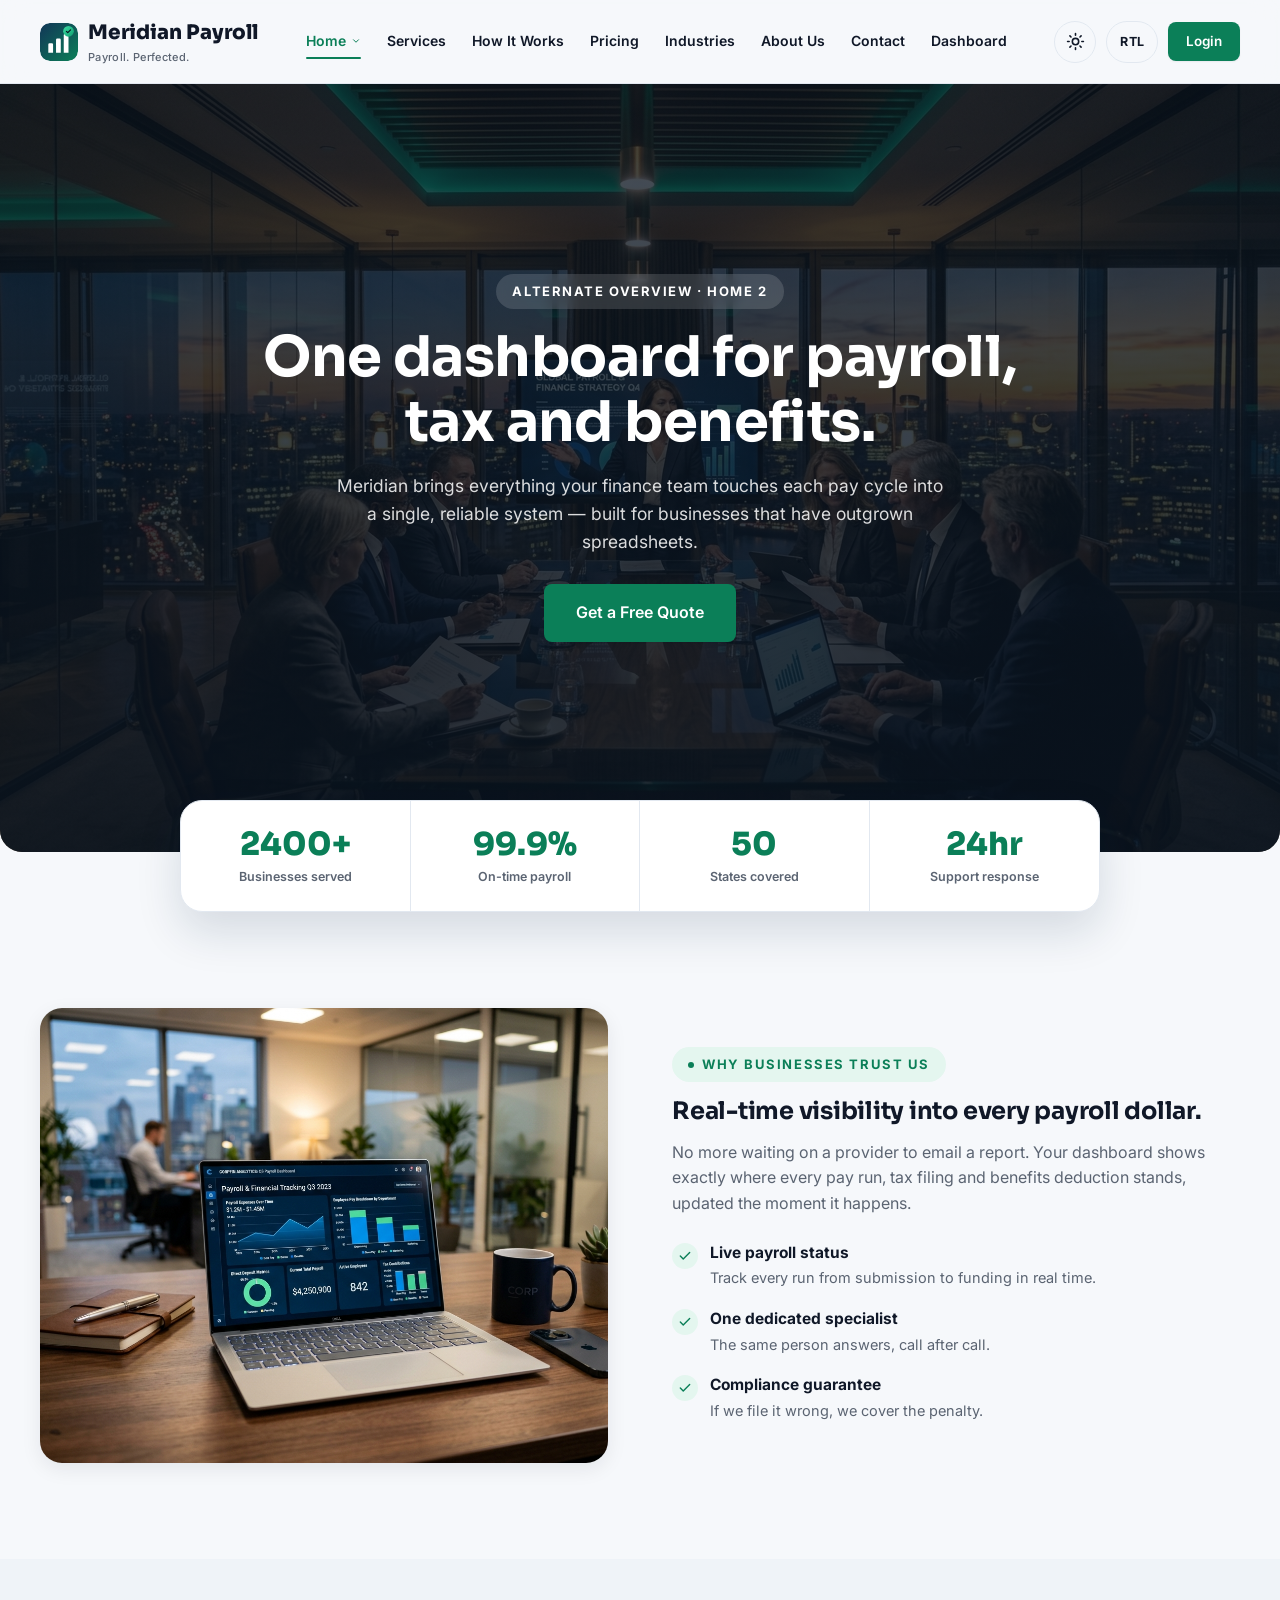
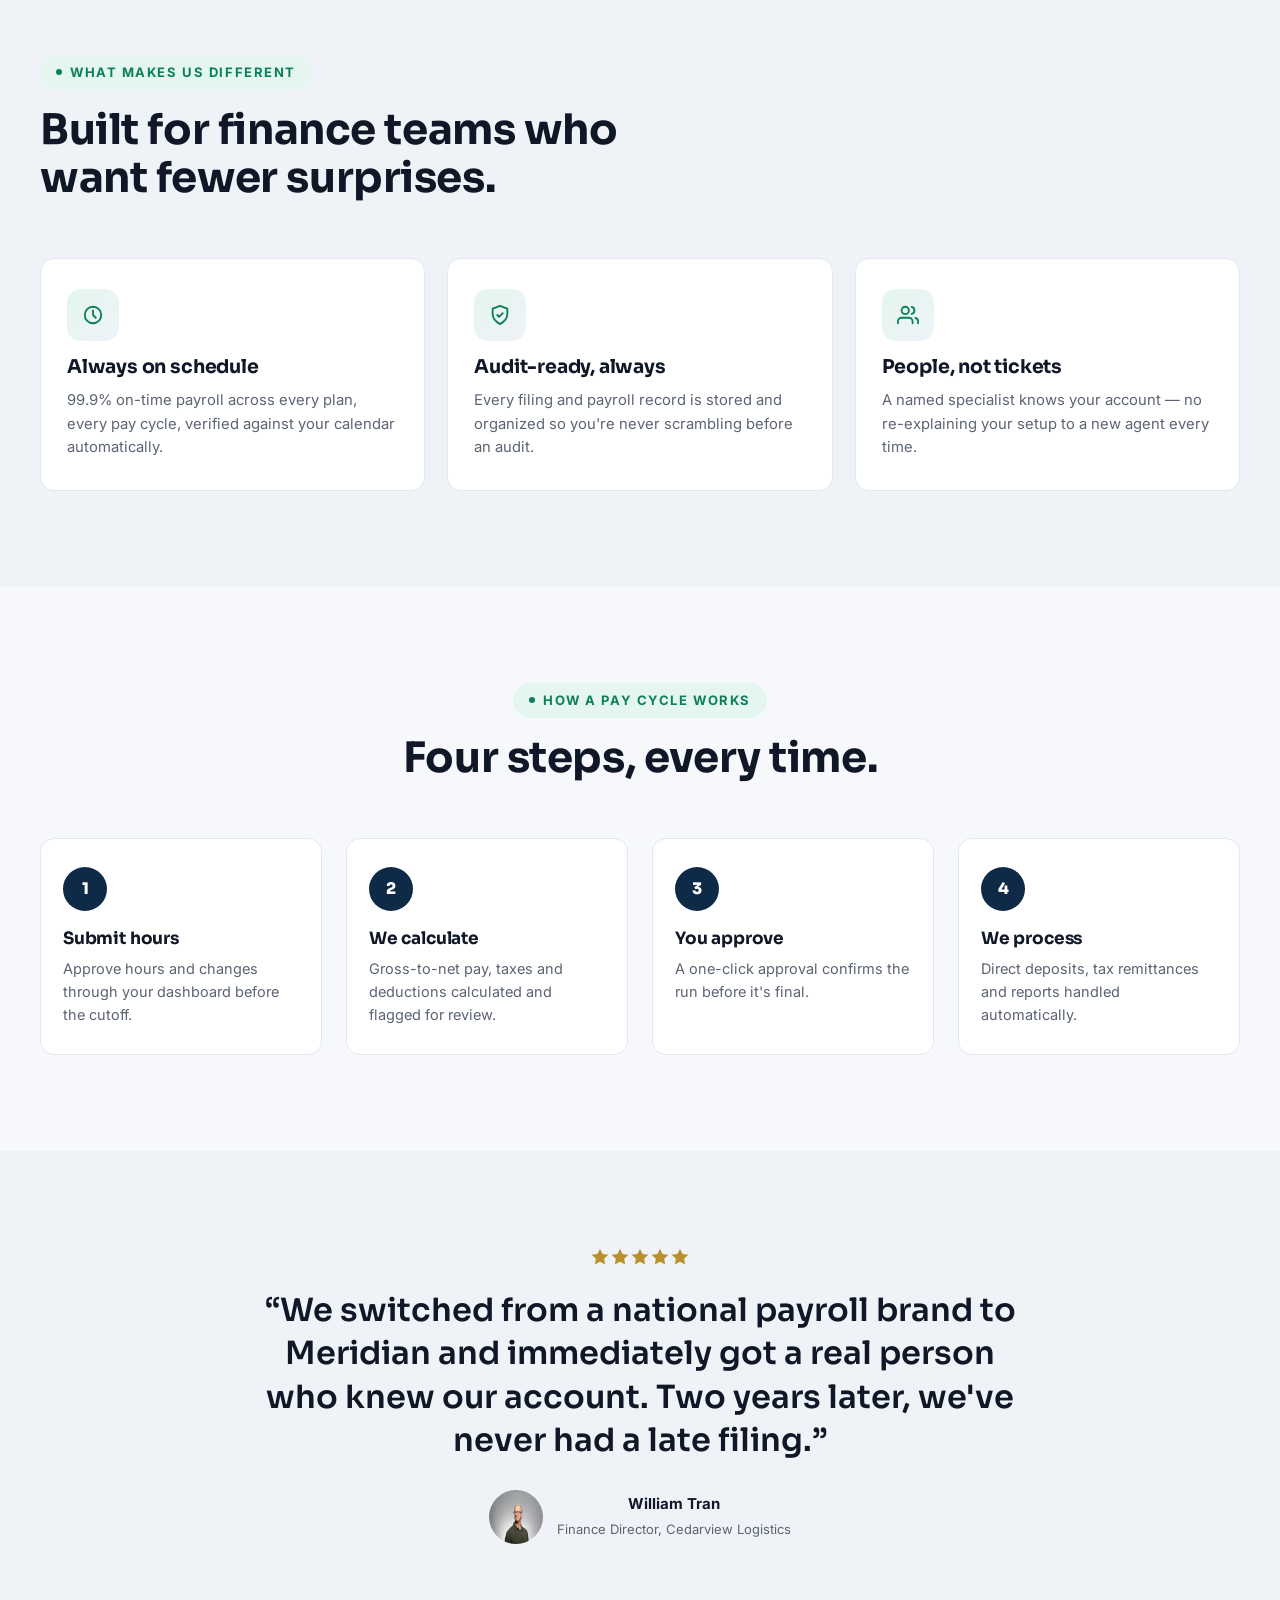
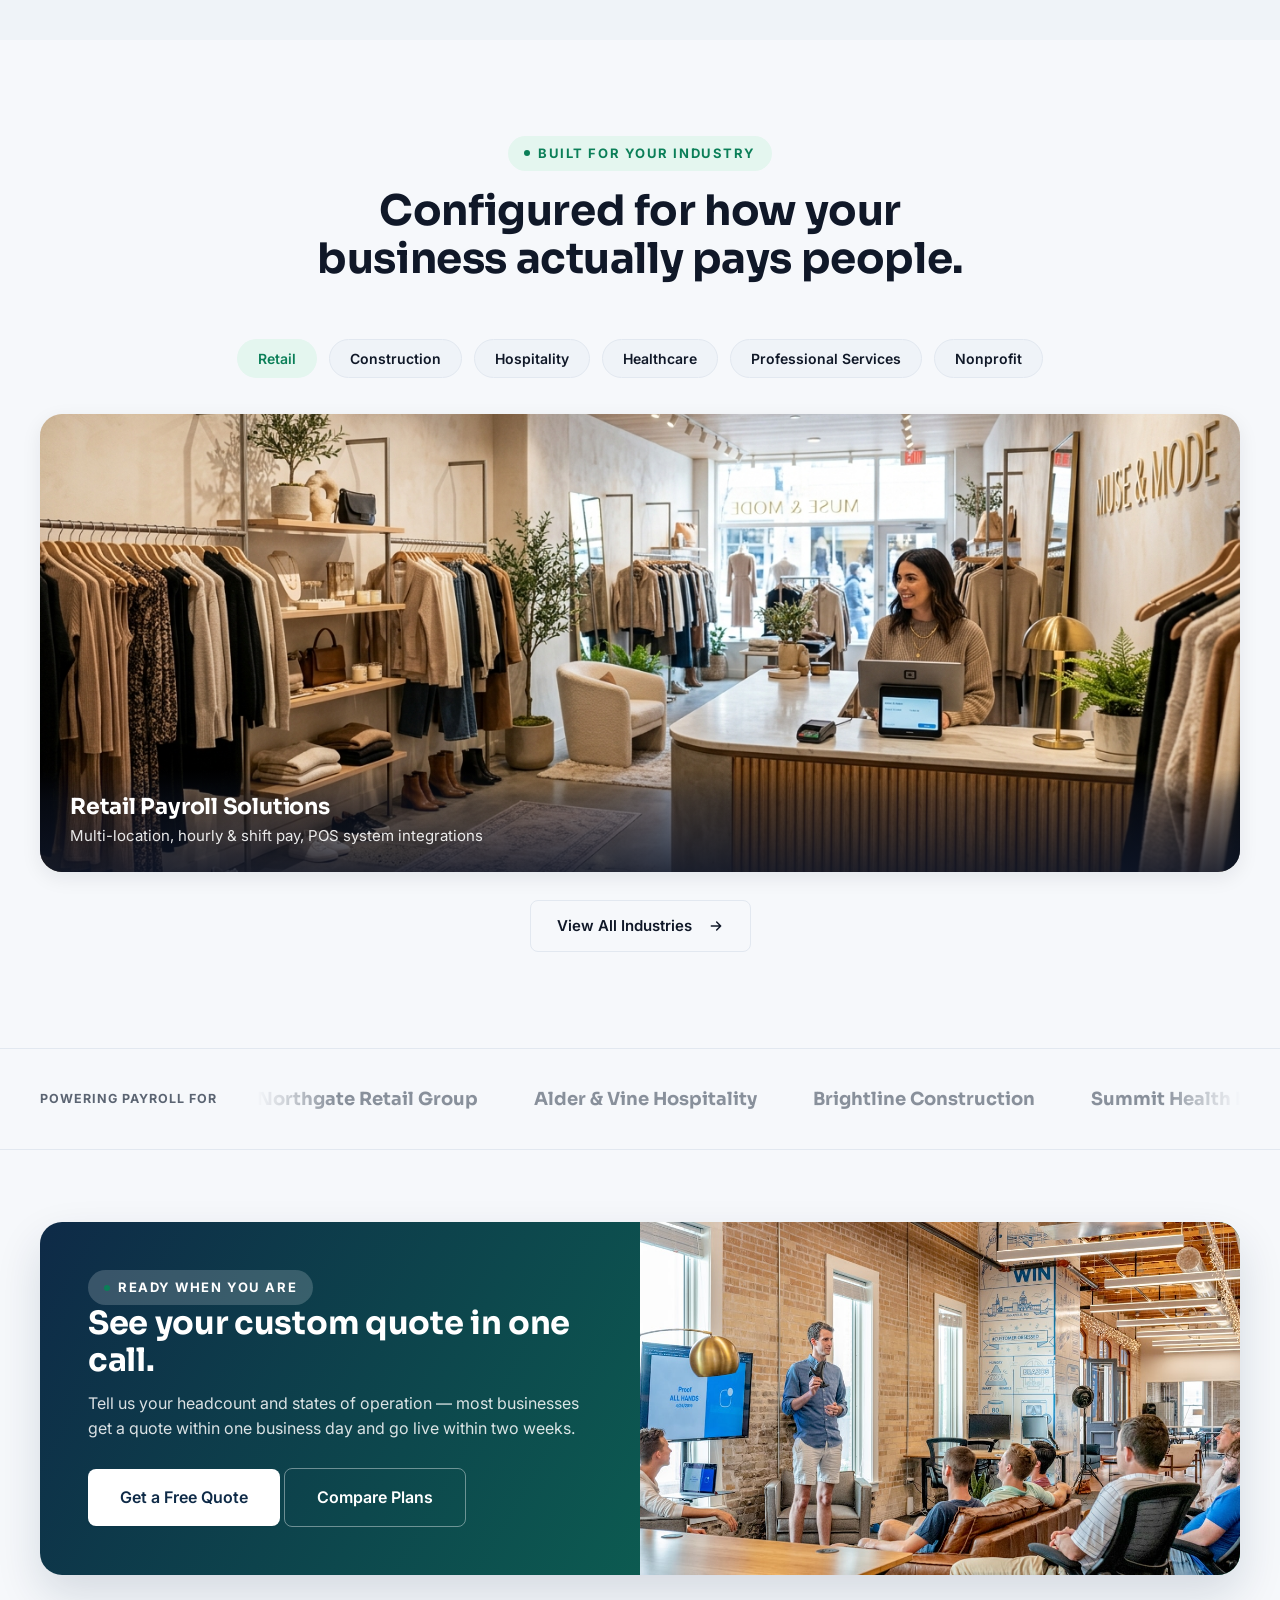
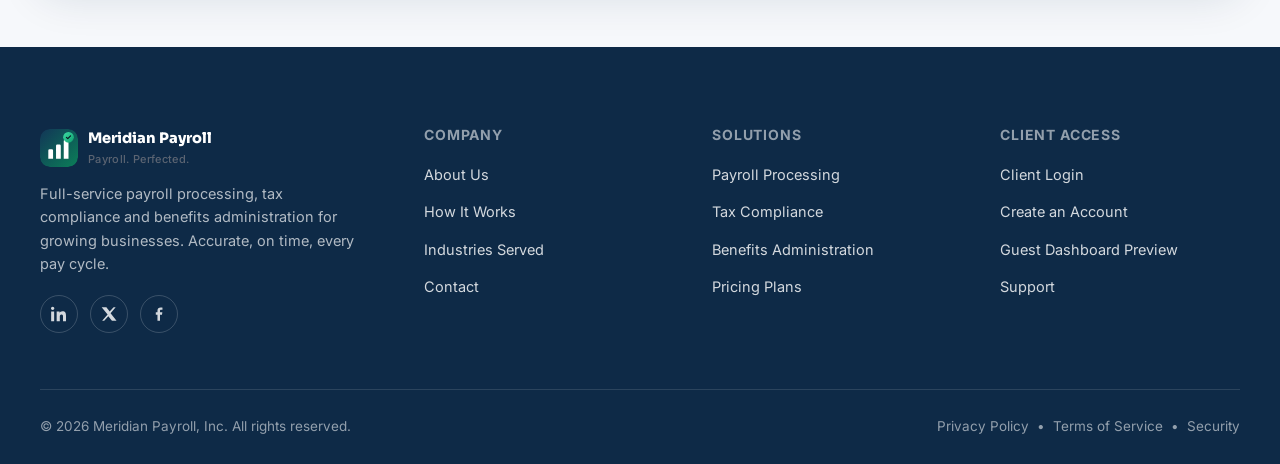
<file: home-2.html>
<!DOCTYPE html>
<html lang="en">
<head>
<meta charset="UTF-8">
<meta name="viewport" content="width=device-width, initial-scale=1.0">
<title>Home 2 (Alternate) | Meridian Payroll</title>
<link rel="icon" href="assets/images/logo/logo.svg" type="image/svg+xml">
<meta name="description" content="Alternate homepage layout for Meridian Payroll — full-service payroll processing, tax compliance and benefits administration.">
<link rel="preconnect" href="https://fonts.googleapis.com">
<link rel="stylesheet" href="assets/css/style.css">
<link rel="stylesheet" href="assets/css/responsive.css">
<link rel="stylesheet" href="assets/css/components.css">
</head>
<body>
  <div id="page-loader" aria-hidden="true">
    <img src="assets/images/logo/logo.svg" alt="" class="loader-mark">
    <div class="loader-bar"></div>
  </div>
  <!-- ===================== HEADER / NAVBAR ===================== -->
  <header class="site-header">
    <div class="container">
      <a href="index.html" class="brand">
        <img src="assets/images/logo/logo.svg" alt="Meridian Payroll logo" class="brand-mark-img">
        <span>
          Meridian Payroll
          <span class="brand-tag">Payroll. Perfected.</span>
        </span>
      </a>

      <nav class="nav-primary" aria-label="Primary">
        <div class="nav-item has-dropdown">
          <a href="index.html" class="nav-link" data-nav-page="index.html">
            Home
            <svg class="nav-caret" viewBox="0 0 24 24" fill="none" stroke="currentColor" stroke-width="2.4" stroke-linecap="round" stroke-linejoin="round"><path d="M6 9l6 6 6-6"/></svg>
          </a>
          <div class="nav-dropdown">
            <a href="index.html" data-nav-page="index.html">Home 1<span class="sub">Classic overview</span></a>
            <a href="home-2.html" data-nav-page="home-2.html" class="is-active">Home 2<span class="sub">Alternate layout</span></a>
          </div>
        </div>
        <div class="nav-item">
          <a href="services.html" class="nav-link" data-nav-page="services.html">Services</a>
        </div>
        <div class="nav-item">
          <a href="how-it-works.html" class="nav-link" data-nav-page="how-it-works.html">How It Works</a>
        </div>
        <div class="nav-item">
          <a href="pricing.html" class="nav-link" data-nav-page="pricing.html">Pricing</a>
        </div>
        <div class="nav-item">
          <a href="industries.html" class="nav-link" data-nav-page="industries.html">Industries</a>
        </div>
        <div class="nav-item">
          <a href="about.html" class="nav-link" data-nav-page="about.html">About Us</a>
        </div>
        <div class="nav-item">
          <a href="contact.html" class="nav-link" data-nav-page="contact.html">Contact</a>
        </div>
        <div class="nav-item">
          <a href="dashboard.html" class="nav-link" data-nav-page="dashboard.html">Dashboard</a>
        </div>
      </nav>

      <div class="header-actions">
        <button class="theme-toggle" aria-label="Switch to dark mode" type="button">
          <svg class="icon-sun" viewBox="0 0 24 24" fill="none" stroke="currentColor" stroke-width="2" stroke-linecap="round"><circle cx="12" cy="12" r="4"/><path d="M12 2v2M12 20v2M4.93 4.93l1.41 1.41M17.66 17.66l1.41 1.41M2 12h2M20 12h2M4.93 19.07l1.41-1.41M17.66 6.34l1.41-1.41"/></svg>
          <svg class="icon-moon" viewBox="0 0 24 24" fill="none" stroke="currentColor" stroke-width="2" stroke-linecap="round" stroke-linejoin="round"><path d="M21 12.79A9 9 0 1 1 11.21 3 7 7 0 0 0 21 12.79z"/></svg>
        </button>

        <button class="dir-toggle" aria-label="Switch to right-to-left" type="button">
          <span class="dir-label">RTL</span>
        </button>

        <a href="login.html" class="btn btn-primary btn-sm" data-nav-page="login.html">Login</a>

        <button class="hamburger" aria-label="Open menu" aria-expanded="false" type="button">
          <span></span>
        </button>
      </div>
    </div>
  </header>

  <!-- ===================== MOBILE NAV ===================== -->
  <div class="mobile-nav" aria-label="Mobile navigation">
    <div class="mobile-nav-top">
      <a href="index.html" class="brand">
        <img src="assets/images/logo/logo.svg" alt="Meridian Payroll logo" class="brand-mark-img">
        <span>
          Meridian Payroll
          <span class="brand-tag">Payroll. Perfected.</span>
        </span>
      </a>
      <button class="mobile-nav-close" aria-label="Close menu" type="button">
        <svg viewBox="0 0 24 24" fill="none" stroke="currentColor" stroke-width="2.2" stroke-linecap="round" stroke-linejoin="round" width="22" height="22"><path d="M18 6L6 18M6 6l12 12"/></svg>
      </button>
    </div>
    <div class="mobile-nav-links">
      <div class="mobile-dropdown-toggle mobile-nav-link" data-nav-page="index.html" role="button" tabindex="0">
        <span>Home</span>
        <svg class="mobile-caret" viewBox="0 0 24 24" fill="none" stroke="currentColor" stroke-width="2.4" stroke-linecap="round" stroke-linejoin="round"><path d="M6 9l6 6 6-6"/></svg>
      </div>
      <div class="mobile-submenu">
        <a href="index.html" data-nav-page="index.html">Home 1 &mdash; Classic overview</a>
        <a href="home-2.html" data-nav-page="home-2.html">Home 2 &mdash; Alternate layout</a>
      </div>
      <a href="services.html" class="mobile-nav-link" data-nav-page="services.html">Services</a>
      <a href="how-it-works.html" class="mobile-nav-link" data-nav-page="how-it-works.html">How It Works</a>
      <a href="pricing.html" class="mobile-nav-link" data-nav-page="pricing.html">Pricing</a>
      <a href="industries.html" class="mobile-nav-link" data-nav-page="industries.html">Industries</a>
      <a href="about.html" class="mobile-nav-link" data-nav-page="about.html">About Us</a>
      <a href="contact.html" class="mobile-nav-link" data-nav-page="contact.html">Contact</a>
      <a href="dashboard.html" class="mobile-nav-link" data-nav-page="dashboard.html">Dashboard</a>
    </div>
    <div class="mobile-nav-footer">
      <div class="mobile-nav-toggles">
        <button class="theme-toggle" aria-label="Switch to dark mode" type="button">
          <svg class="icon-sun" viewBox="0 0 24 24" fill="none" stroke="currentColor" stroke-width="2" stroke-linecap="round"><circle cx="12" cy="12" r="4"/><path d="M12 2v2M12 20v2M4.93 4.93l1.41 1.41M17.66 17.66l1.41-1.41M2 12h2M20 12h2M4.93 19.07l1.41-1.41M17.66 6.34l1.41-1.41"/></svg>
          <svg class="icon-moon" viewBox="0 0 24 24" fill="none" stroke="currentColor" stroke-width="2" stroke-linecap="round" stroke-linejoin="round"><path d="M21 12.79A9 9 0 1 1 11.21 3 7 7 0 0 0 21 12.79z"/></svg>
          <span class="theme-label">Theme Mode</span>
        </button>
        <button class="dir-toggle" aria-label="Switch to right-to-left" type="button">
          <span class="dir-label">RTL</span>
        </button>
      </div>
      <a href="login.html" class="btn btn-primary" data-nav-page="login.html">Login</a>
    </div>
  </div>

  

    <main>
    <!-- 1. FULL-BLEED OVERLAY HERO -->
    <section class="hero-fullbleed">
      <img src="assets/images/hero/home2-hero.jpg" alt="Analytics dashboards showing integrated payroll and tax data" loading="lazy">
      <div class="container">
        <span class="eyebrow-light anim-fade-down">Alternate Overview &middot; Home 2</span>
        <h1 class="anim-fade-up anim-delay-1">One dashboard for payroll, tax and benefits.</h1>
        <p class="lede anim-fade-up anim-delay-2">Meridian brings everything your finance team touches each pay cycle into a single, reliable system &mdash; built for businesses that have outgrown spreadsheets.</p>
        <div class="hero-ctas anim-fade-up anim-delay-3">
          <a href="contact.html" class="btn btn-primary btn-lg">Get a Free Quote</a>
        </div>
      </div>
    </section>
    <div class="container">
      <div class="hero-fullbleed-stats anim-scale-in anim-delay-3">
        <div><div class="num"><span data-count-to="2400" data-count-suffix="+">0+</span></div><div class="label">Businesses served</div></div>
        <div><div class="num"><span data-count-to="99.9" data-count-suffix="%">0%</span></div><div class="label">On-time payroll</div></div>
        <div><div class="num"><span data-count-to="50" data-count-suffix="">0</span></div><div class="label">States covered</div></div>
        <div><div class="num"><span data-count-to="24" data-count-suffix="hr">0hr</span></div><div class="label">Support response</div></div>
      </div>
    </div>

    <!-- 2. WHY TRUST US (image-left split, reverse of Home 1's pattern) -->
    <section class="section">
      <div class="container">
        <div class="split">
          <img src="assets/images/sections/payroll-accuracy-dashboard.jpg" alt="Real-time payroll accuracy and financial tracking dashboard" loading="lazy" data-reveal>
          <div data-reveal>
            <span class="eyebrow">Why Businesses Trust Us</span>
            <h2 style="margin-top:16px;">Real-time visibility into every payroll dollar.</h2>
            <p style="margin-top:14px; color:var(--color-text-muted); font-size:16px;">No more waiting on a provider to email a report. Your dashboard shows exactly where every pay run, tax filing and benefits deduction stands, updated the moment it happens.</p>
            <ul class="list-check">
              <li><span class="check"><svg viewBox="0 0 24 24" fill="none" stroke="currentColor" stroke-width="2.4" stroke-linecap="round" stroke-linejoin="round"><path d="M20 6L9 17l-5-5"/></svg></span><div><strong>Live payroll status</strong><span class="desc">Track every run from submission to funding in real time.</span></div></li>
              <li><span class="check"><svg viewBox="0 0 24 24" fill="none" stroke="currentColor" stroke-width="2.4" stroke-linecap="round" stroke-linejoin="round"><path d="M20 6L9 17l-5-5"/></svg></span><div><strong>One dedicated specialist</strong><span class="desc">The same person answers, call after call.</span></div></li>
              <li><span class="check"><svg viewBox="0 0 24 24" fill="none" stroke="currentColor" stroke-width="2.4" stroke-linecap="round" stroke-linejoin="round"><path d="M20 6L9 17l-5-5"/></svg></span><div><strong>Compliance guarantee</strong><span class="desc">If we file it wrong, we cover the penalty.</span></div></li>
            </ul>
          </div>
        </div>
      </div>
    </section>

    <!-- 3. VALUE TRIPTYCH (left-aligned typography, distinct from Home 1's centered bento) -->
    <section class="section" style="background:var(--color-surface-alt);">
      <div class="container">
        <div class="section-head left" data-reveal>
          <span class="eyebrow">What Makes Us Different</span>
          <h2>Built for finance teams who want fewer surprises.</h2>
        </div>
        <div class="bento">
          <div class="card service-card" data-reveal>
            <div class="icon-tile"><svg viewBox="0 0 24 24" fill="none" stroke="currentColor" stroke-width="2" stroke-linecap="round" stroke-linejoin="round"><circle cx="12" cy="12" r="9"/><path d="M12 7v5l3 3"/></svg></div>
            <h3>Always on schedule</h3>
            <p>99.9% on-time payroll across every plan, every pay cycle, verified against your calendar automatically.</p>
          </div>
          <div class="card service-card" data-reveal data-reveal-delay="1">
            <div class="icon-tile"><svg viewBox="0 0 24 24" fill="none" stroke="currentColor" stroke-width="2" stroke-linecap="round" stroke-linejoin="round"><path d="M12 2 4 5v6c0 5 3.5 8.5 8 11 4.5-2.5 8-6 8-11V5l-8-3z"/><path d="m9 12 2 2 4-4"/></svg></div>
            <h3>Audit-ready, always</h3>
            <p>Every filing and payroll record is stored and organized so you're never scrambling before an audit.</p>
          </div>
          <div class="card service-card" data-reveal data-reveal-delay="2">
            <div class="icon-tile"><svg viewBox="0 0 24 24" fill="none" stroke="currentColor" stroke-width="2" stroke-linecap="round" stroke-linejoin="round"><path d="M17 21v-2a4 4 0 0 0-4-4H5a4 4 0 0 0-4 4v2"/><circle cx="9" cy="7" r="4"/><path d="M23 21v-2a4 4 0 0 0-3-3.87M16 3.13a4 4 0 0 1 0 7.75"/></svg></div>
            <h3>People, not tickets</h3>
            <p>A named specialist knows your account &mdash; no re-explaining your setup to a new agent every time.</p>
          </div>
        </div>
      </div>
    </section>

    <!-- 4. PROCESS TIMELINE (horizontal steps, not present on Home 1) -->
    <section class="section">
      <div class="container">
        <div class="section-head center" data-reveal>
          <span class="eyebrow">How A Pay Cycle Works</span>
          <h2>Four steps, every time.</h2>
        </div>
        <div class="process-grid">
          <div class="process-step card" data-reveal><span class="step-num">1</span><h3>Submit hours</h3><p>Approve hours and changes through your dashboard before the cutoff.</p></div>
          <div class="process-step card" data-reveal data-reveal-delay="1"><span class="step-num">2</span><h3>We calculate</h3><p>Gross-to-net pay, taxes and deductions calculated and flagged for review.</p></div>
          <div class="process-step card" data-reveal data-reveal-delay="2"><span class="step-num">3</span><h3>You approve</h3><p>A one-click approval confirms the run before it's final.</p></div>
          <div class="process-step card" data-reveal data-reveal-delay="3"><span class="step-num">4</span><h3>We process</h3><p>Direct deposits, tax remittances and reports handled automatically.</p></div>
        </div>
      </div>
    </section>

    <!-- 5. SPOTLIGHT TESTIMONIAL (single large quote, distinct from Home 1's 3-card grid) -->
    <section class="section" style="background:var(--color-surface-alt);">
      <div class="container">
        <div class="spotlight-quote" data-reveal>
          <div class="stars" style="display:flex;">
            <svg viewBox="0 0 24 24" fill="currentColor" style="width:20px;height:20px;color:var(--color-gold);"><path d="M12 2l3.1 6.3 6.9 1-5 4.9 1.2 6.9-6.2-3.3-6.2 3.3 1.2-6.9-5-4.9 6.9-1z"/></svg>
            <svg viewBox="0 0 24 24" fill="currentColor" style="width:20px;height:20px;color:var(--color-gold);"><path d="M12 2l3.1 6.3 6.9 1-5 4.9 1.2 6.9-6.2-3.3-6.2 3.3 1.2-6.9-5-4.9 6.9-1z"/></svg>
            <svg viewBox="0 0 24 24" fill="currentColor" style="width:20px;height:20px;color:var(--color-gold);"><path d="M12 2l3.1 6.3 6.9 1-5 4.9 1.2 6.9-6.2-3.3-6.2 3.3 1.2-6.9-5-4.9 6.9-1z"/></svg>
            <svg viewBox="0 0 24 24" fill="currentColor" style="width:20px;height:20px;color:var(--color-gold);"><path d="M12 2l3.1 6.3 6.9 1-5 4.9 1.2 6.9-6.2-3.3-6.2 3.3 1.2-6.9-5-4.9 6.9-1z"/></svg>
            <svg viewBox="0 0 24 24" fill="currentColor" style="width:20px;height:20px;color:var(--color-gold);"><path d="M12 2l3.1 6.3 6.9 1-5 4.9 1.2 6.9-6.2-3.3-6.2 3.3 1.2-6.9-5-4.9 6.9-1z"/></svg>
          </div>
          <blockquote>&ldquo;We switched from a national payroll brand to Meridian and immediately got a real person who knew our account. Two years later, we've never had a late filing.&rdquo;</blockquote>
          <div class="sq-person">
            <img src="assets/images/avatars/william-tran.jpg" alt="William Tran, Finance Director at Cedarview Logistics" loading="lazy">
            <div><strong>William Tran</strong><span>Finance Director, Cedarview Logistics</span></div>
          </div>
        </div>
      </div>
    </section>

    <!-- 6. INDUSTRIES (chip row + single banner, distinct from Home 1's 3-card grid) -->
    <section class="section">
      <div class="container">
        <div class="section-head center" data-reveal>
          <span class="eyebrow">Built For Your Industry</span>
          <h2>Configured for how your business actually pays people.</h2>
        </div>
        <div class="industry-chip-row" data-reveal>
          <button type="button" class="chip is-active" data-industry="retail" data-img="assets/images/industries/home2-retail.jpg" data-alt="Retail boutique store with POS tablet system" data-title="Retail Payroll Solutions" data-desc="Multi-location, hourly &amp; shift pay, POS system integrations">Retail</button>
          <button type="button" class="chip" data-industry="construction" data-img="assets/images/industries/home2-construction.jpg" data-alt="Construction site engineers reviewing architectural plans on tablet" data-title="Construction &amp; Contractor Payroll" data-desc="Certified payroll, prevailing wage &amp; multi-state tax compliance">Construction</button>
          <button type="button" class="chip" data-industry="hospitality" data-img="assets/images/industries/home2-hospitality.jpg" data-alt="Upscale restaurant kitchen and hospitality team collaborating" data-title="Hospitality &amp; Restaurant Payroll" data-desc="Tip reporting, split shifts &amp; automated tip credit calculations">Hospitality</button>
          <button type="button" class="chip" data-industry="healthcare" data-img="assets/images/industries/home2-healthcare.jpg" data-alt="Healthcare clinic team of doctors and nurses smiling in corridor" data-title="Healthcare &amp; Clinical Staff Payroll" data-desc="Shift differentials, credentialing &amp; 24/7 coverage pay">Healthcare</button>
          <button type="button" class="chip" data-industry="professional-services" data-img="assets/images/industries/home2-professional.jpg" data-alt="Corporate glass conference room with executives collaborating" data-title="Professional Services Payroll" data-desc="Salaried teams, bonus structures &amp; partner draws">Professional Services</button>
          <button type="button" class="chip" data-industry="nonprofit" data-img="assets/images/industries/home2-nonprofit.jpg" data-alt="Diverse nonprofit team of volunteers working in community center" data-title="Nonprofit &amp; Grant Payroll" data-desc="Grant fund tracking, donor reporting &amp; tax compliance">Nonprofit</button>
        </div>
        <div class="industry-banner-wrapper" data-reveal style="position:relative; overflow:hidden; border-radius:var(--radius-lg); box-shadow:var(--shadow-md);">
          <img id="industry-banner-img" src="assets/images/industries/home2-retail.jpg" alt="Retail boutique store with POS tablet system" loading="lazy" style="width:100%; aspect-ratio:21/8; object-fit:cover; display:block; transition: opacity 0.25s ease, transform 0.25s ease;">
          <div id="industry-banner-overlay" style="position:absolute; bottom:0; left:0; right:0; padding:24px 30px; background:linear-gradient(to top, rgba(15,23,42,0.85) 0%, rgba(15,23,42,0.4) 70%, transparent 100%); color:#ffffff; display:flex; flex-direction:column; gap:4px; pointer-events:none;">
            <h3 id="industry-banner-title" style="margin:0; font-size:22px; font-weight:700; color:#ffffff;">Retail Payroll Solutions</h3>
            <p id="industry-banner-desc" style="margin:0; font-size:15px; color:rgba(255,255,255,0.9);">Multi-location, hourly &amp; shift pay, POS system integrations</p>
          </div>
        </div>
        <div style="text-align:center; margin-top:28px;"><a href="industries.html" class="btn btn-outline">View All Industries<svg viewBox="0 0 24 24" fill="none" stroke="currentColor" stroke-width="2.2" stroke-linecap="round" stroke-linejoin="round" style="width:16px;height:16px;margin-inline-start:6px;"><path d="M5 12h14M13 6l6 6-6 6"/></svg></a></div>
      </div>
    </section>

    <!-- 7. TRUST STRIP -->
    <section class="trust-strip">
      <div class="container">
        <span class="trust-label">Powering payroll for</span>
        <div class="ticker-track">
          <div class="ticker-list">
            <span>Northgate Retail Group</span><span>Alder &amp; Vine Hospitality</span><span>Brightline Construction</span>
            <span>Summit Health Partners</span><span>Larkspur Consulting</span><span>Cedarview Logistics</span>
            <span>Northgate Retail Group</span><span>Alder &amp; Vine Hospitality</span><span>Brightline Construction</span>
            <span>Summit Health Partners</span><span>Larkspur Consulting</span><span>Cedarview Logistics</span>
          </div>
        </div>
      </div>
    </section>

    <!-- 8. SPLIT CTA (distinct from Home 1's gradient banner) -->
    <section class="section">
      <div class="container">
        <div class="cta-split" data-reveal>
          <div class="cs-text">
            <span class="eyebrow">Ready When You Are</span>
            <h2>See your custom quote in one call.</h2>
            <p>Tell us your headcount and states of operation &mdash; most businesses get a quote within one business day and go live within two weeks.</p>
            <div class="hero-ctas">
              <a href="contact.html" class="btn btn-primary btn-lg">Get a Free Quote</a>
              <a href="pricing.html" class="btn btn-outline btn-lg">Compare Plans</a>
            </div>
          </div>
          <img src="assets/images/sections/payroll-setup-laptop.jpg" alt="Team member finalizing a payroll setup on a laptop" loading="lazy">
        </div>
      </div>
    </section>
  </main>


  <!-- ===================== FOOTER ===================== -->
  <footer class="site-footer">
    <div class="container">
      <div class="footer-grid">
        <div class="footer-col footer-brand">
          <a href="index.html" class="brand" style="color:#fff;">
            <img src="assets/images/logo/logo.svg" alt="Meridian Payroll logo" class="brand-mark-img">
            <span>
              Meridian Payroll
              <span class="brand-tag">Payroll. Perfected.</span>
            </span>
          </a>
          <p>Full-service payroll processing, tax compliance and benefits administration for growing businesses. Accurate, on time, every pay cycle.</p>
          <div class="footer-socials" style="margin-top:20px;">
            <a href="#" aria-label="LinkedIn"><svg viewBox="0 0 24 24" fill="currentColor"><path d="M4.98 3.5C4.98 4.88 3.87 6 2.5 6S0 4.88 0 3.5 1.12 1 2.5 1s2.48 1.12 2.48 2.5zM.24 8.25h4.5V23H.24V8.25zM8.5 8.25h4.31v2.02h.06c.6-1.13 2.07-2.32 4.26-2.32 4.55 0 5.39 3 5.39 6.9V23h-4.5v-6.7c0-1.6-.03-3.66-2.23-3.66-2.23 0-2.57 1.74-2.57 3.55V23H8.5V8.25z"/></svg></a>
            <a href="#" aria-label="Twitter/X"><svg viewBox="0 0 24 24" fill="currentColor"><path d="M18.9 2H22l-7.6 8.7L23.3 22h-6.9l-5.4-6.6L4.8 22H1.7l8.2-9.3L1 2h7.1l4.9 6.1L18.9 2z"/></svg></a>
            <a href="#" aria-label="Facebook"><svg viewBox="0 0 24 24" fill="currentColor"><path d="M13.5 22v-9h3l.5-3.5h-3.5V7.4c0-1 .3-1.7 1.8-1.7h1.9V2.5C16.9 2.4 15.7 2.3 14.4 2.3c-2.8 0-4.7 1.7-4.7 4.8v2.4H7.2V13h2.5v9h3.8z"/></svg></a>
          </div>
        </div>

        <div class="footer-col">
          <h4>Company</h4>
          <ul>
            <li><a href="about.html">About Us</a></li>
            <li><a href="how-it-works.html">How It Works</a></li>
            <li><a href="industries.html">Industries Served</a></li>
            <li><a href="contact.html">Contact</a></li>
          </ul>
        </div>

        <div class="footer-col">
          <h4>Solutions</h4>
          <ul>
            <li><a href="services.html">Payroll Processing</a></li>
            <li><a href="services.html">Tax Compliance</a></li>
            <li><a href="services.html">Benefits Administration</a></li>
            <li><a href="pricing.html">Pricing Plans</a></li>
          </ul>
        </div>

        <div class="footer-col">
          <h4>Client Access</h4>
          <ul>
            <li><a href="login.html">Client Login</a></li>
            <li><a href="register.html">Create an Account</a></li>
            <li><a href="dashboard.html">Guest Dashboard Preview</a></li>
            <li><a href="contact.html">Support</a></li>
          </ul>
        </div>
      </div>

      <div class="footer-bottom">
        <p>&copy; 2026 Meridian Payroll, Inc. All rights reserved.</p>
        <p>Privacy Policy &nbsp;•&nbsp; Terms of Service &nbsp;•&nbsp; Security</p>
      </div>
    </div>
  </footer>

  <button class="back-to-top" aria-label="Back to top" type="button">
    <svg viewBox="0 0 24 24" fill="none" stroke="currentColor" stroke-width="2.2" stroke-linecap="round" stroke-linejoin="round"><path d="M12 19V5M5 12l7-7 7 7"/></svg>
  </button>
<script src="assets/js/main.js"></script>
</body>
</html>
</file>
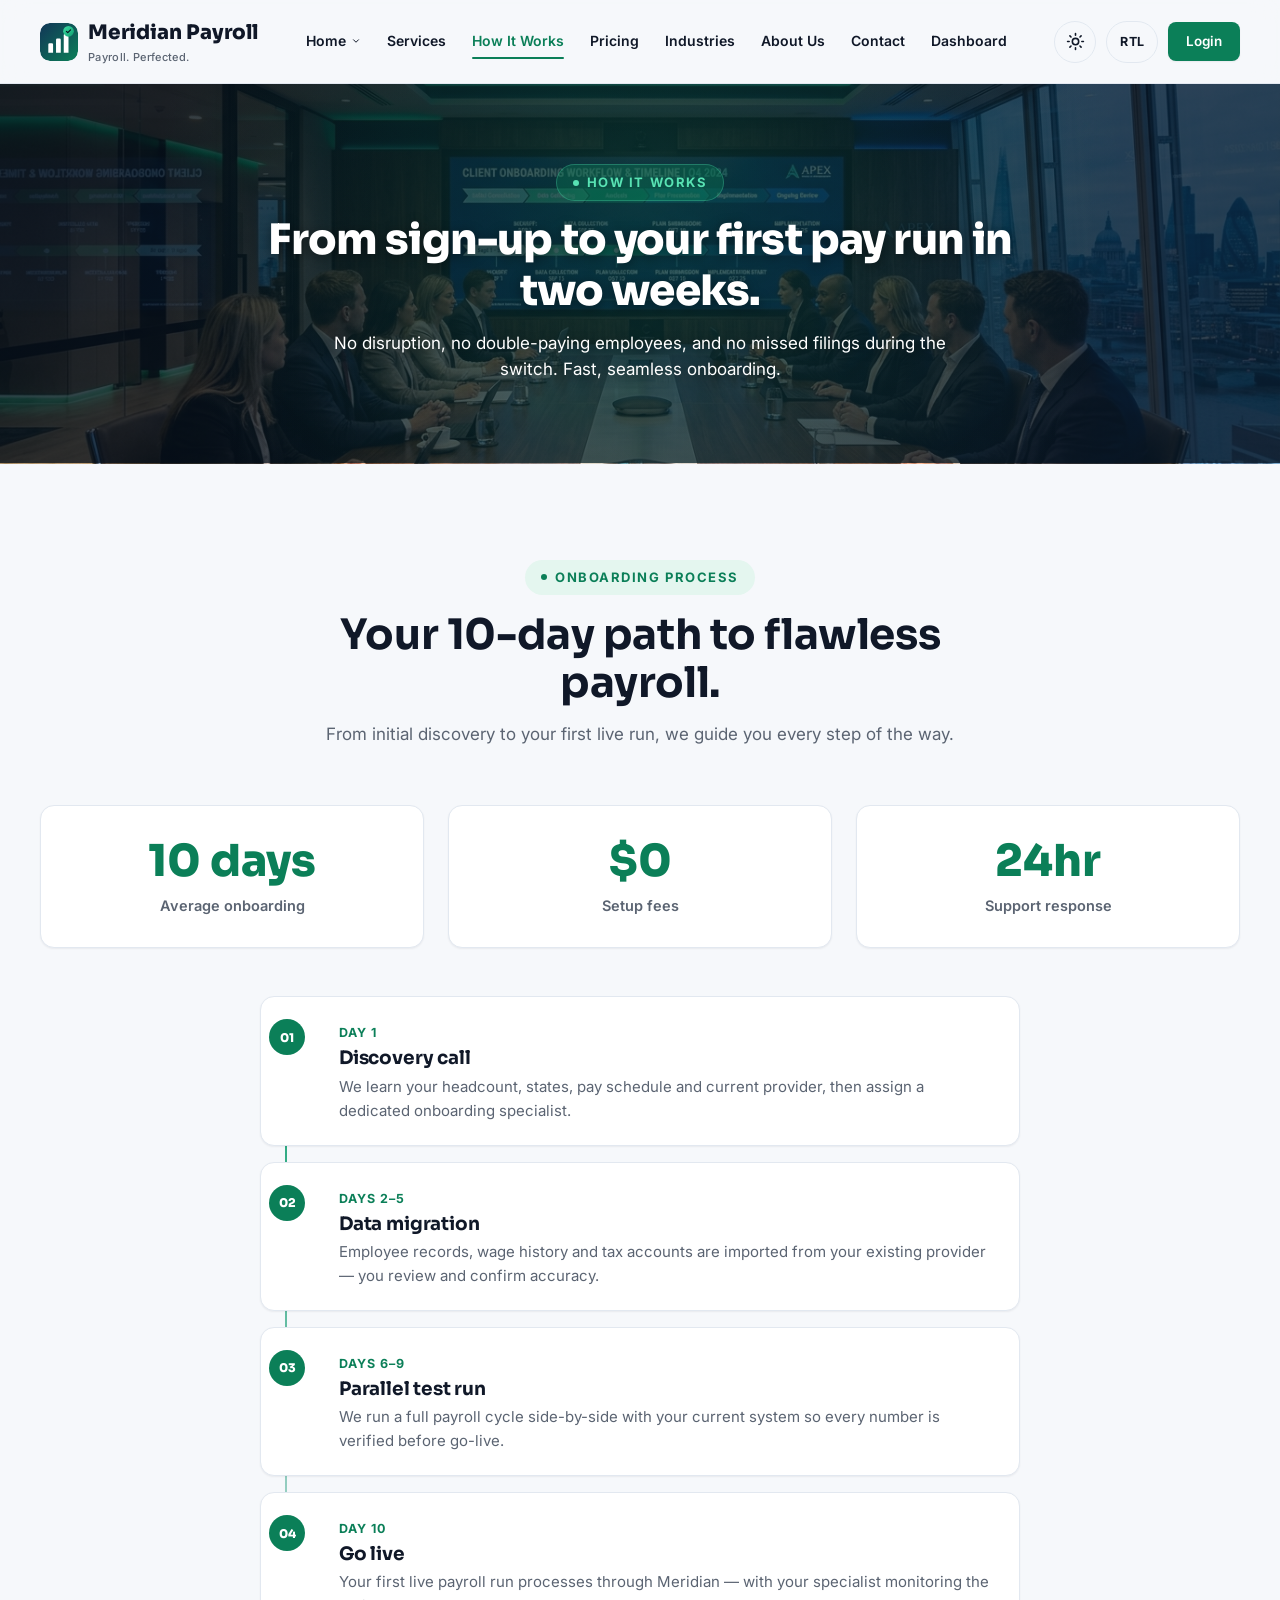
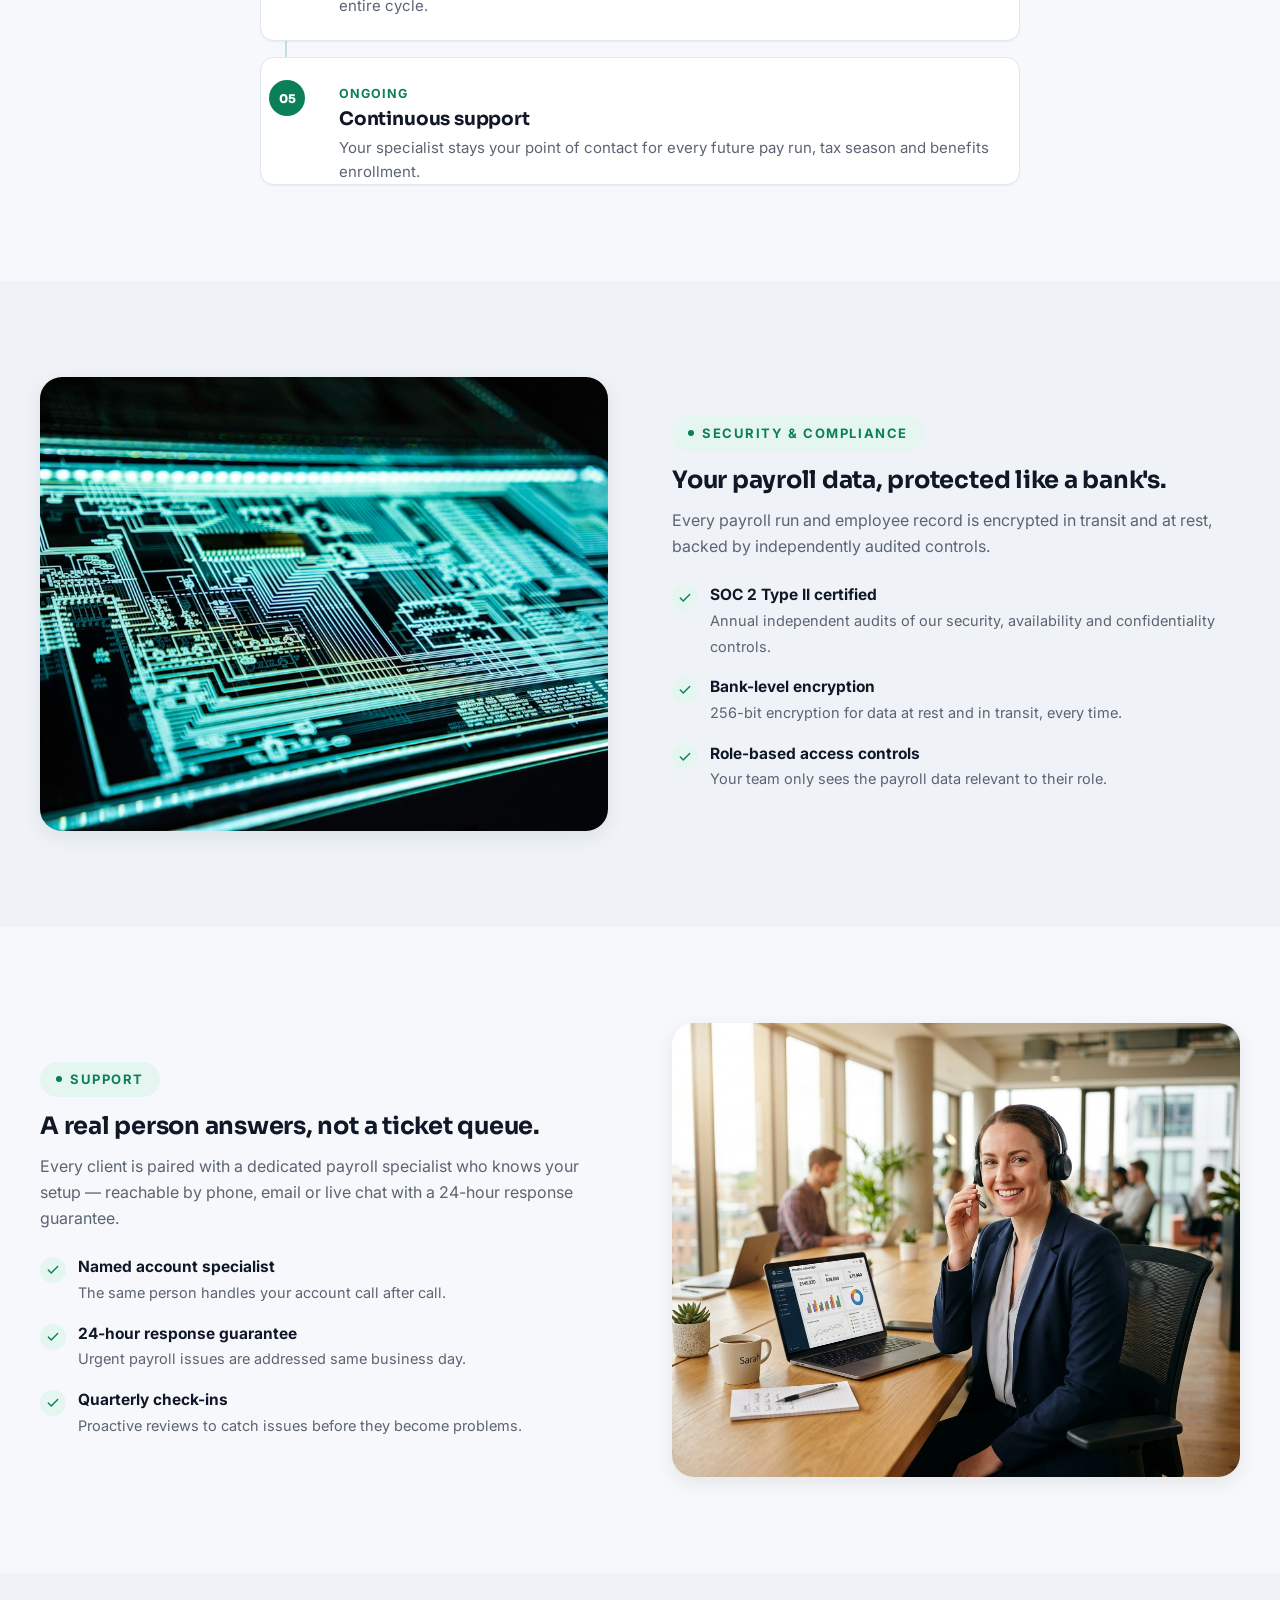
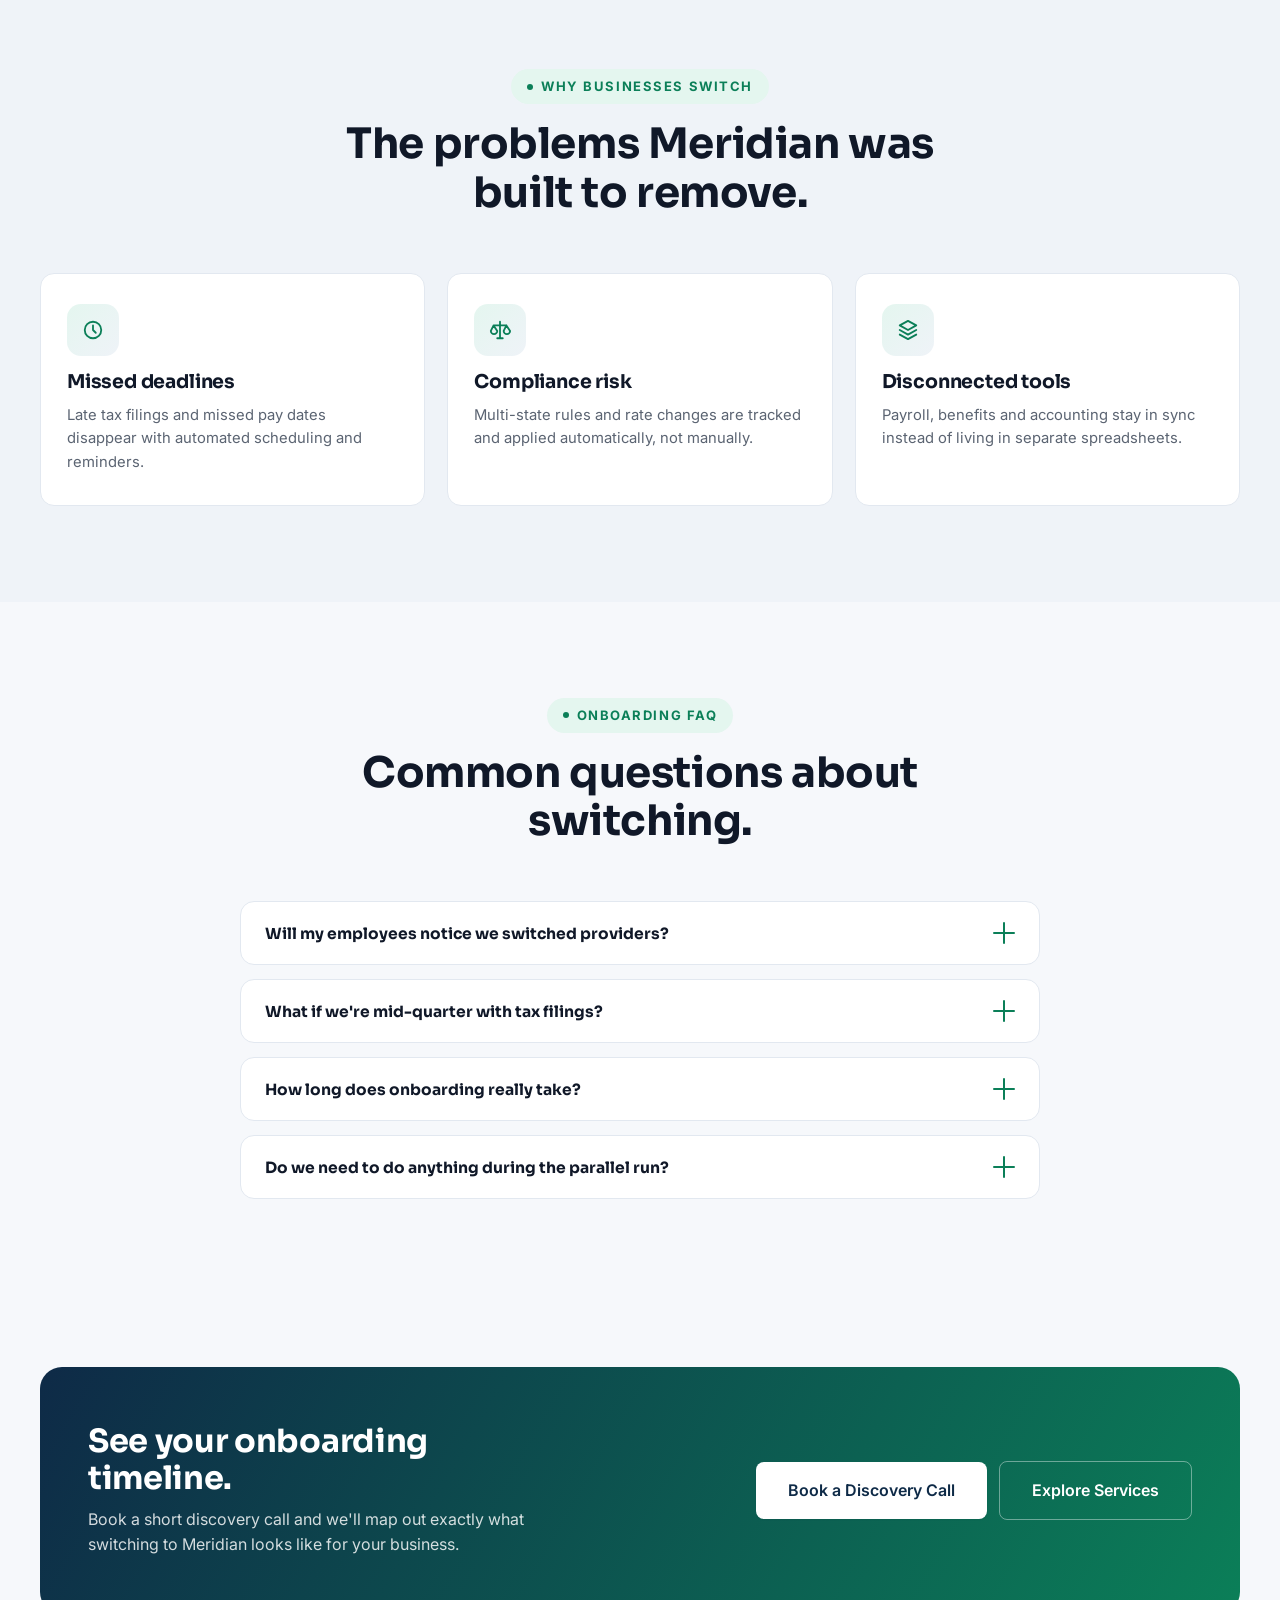
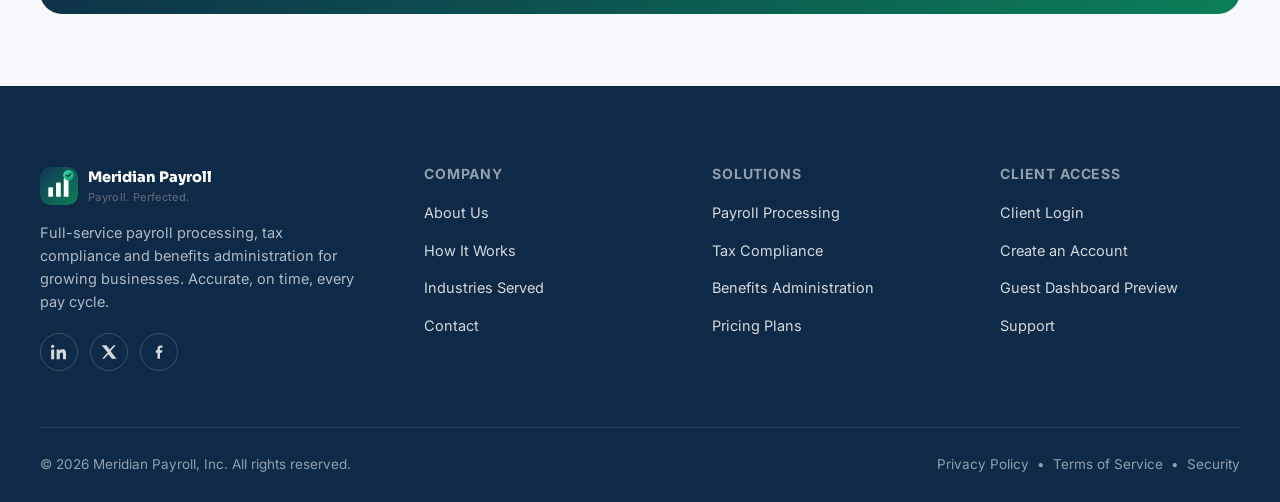
<file: how-it-works.html>
<!DOCTYPE html>
<html lang="en">
<head>
<meta charset="UTF-8">
<meta name="viewport" content="width=device-width, initial-scale=1.0">
<title>How It Works | Meridian Payroll</title>
<link rel="icon" href="assets/images/logo/logo.svg" type="image/svg+xml">
<meta name="description" content="How Meridian Payroll onboards and runs your payroll, step by step.">
<link rel="preconnect" href="https://fonts.googleapis.com">
<link rel="stylesheet" href="assets/css/style.css">
<link rel="stylesheet" href="assets/css/responsive.css">
<link rel="stylesheet" href="assets/css/components.css">
</head>
<body>
  <div id="page-loader" aria-hidden="true">
    <img src="assets/images/logo/logo.svg" alt="" class="loader-mark">
    <div class="loader-bar"></div>
  </div>
  <!-- ===================== HEADER / NAVBAR ===================== -->
  <header class="site-header">
    <div class="container">
      <a href="index.html" class="brand">
        <img src="assets/images/logo/logo.svg" alt="Meridian Payroll logo" class="brand-mark-img">
        <span>
          Meridian Payroll
          <span class="brand-tag">Payroll. Perfected.</span>
        </span>
      </a>

      <nav class="nav-primary" aria-label="Primary">
        <div class="nav-item has-dropdown">
          <a href="index.html" class="nav-link" data-nav-page="index.html">
            Home
            <svg class="nav-caret" viewBox="0 0 24 24" fill="none" stroke="currentColor" stroke-width="2.4" stroke-linecap="round" stroke-linejoin="round"><path d="M6 9l6 6 6-6"/></svg>
          </a>
          <div class="nav-dropdown">
            <a href="index.html" data-nav-page="index.html">Home 1<span class="sub">Classic overview</span></a>
            <a href="home-2.html" data-nav-page="home-2.html">Home 2<span class="sub">Alternate layout</span></a>
          </div>
        </div>
        <div class="nav-item">
          <a href="services.html" class="nav-link" data-nav-page="services.html">Services</a>
        </div>
        <div class="nav-item">
          <a href="how-it-works.html" class="nav-link" data-nav-page="how-it-works.html">How It Works</a>
        </div>
        <div class="nav-item">
          <a href="pricing.html" class="nav-link" data-nav-page="pricing.html">Pricing</a>
        </div>
        <div class="nav-item">
          <a href="industries.html" class="nav-link" data-nav-page="industries.html">Industries</a>
        </div>
        <div class="nav-item">
          <a href="about.html" class="nav-link" data-nav-page="about.html">About Us</a>
        </div>
        <div class="nav-item">
          <a href="contact.html" class="nav-link" data-nav-page="contact.html">Contact</a>
        </div>
        <div class="nav-item">
          <a href="dashboard.html" class="nav-link" data-nav-page="dashboard.html">Dashboard</a>
        </div>
      </nav>

      <div class="header-actions">
        <button class="theme-toggle" aria-label="Switch to dark mode" type="button">
          <svg class="icon-sun" viewBox="0 0 24 24" fill="none" stroke="currentColor" stroke-width="2" stroke-linecap="round"><circle cx="12" cy="12" r="4"/><path d="M12 2v2M12 20v2M4.93 4.93l1.41 1.41M17.66 17.66l1.41 1.41M2 12h2M20 12h2M4.93 19.07l1.41-1.41M17.66 6.34l1.41-1.41"/></svg>
          <svg class="icon-moon" viewBox="0 0 24 24" fill="none" stroke="currentColor" stroke-width="2" stroke-linecap="round" stroke-linejoin="round"><path d="M21 12.79A9 9 0 1 1 11.21 3 7 7 0 0 0 21 12.79z"/></svg>
        </button>

        <button class="dir-toggle" aria-label="Switch to right-to-left" type="button">
          <span class="dir-label">RTL</span>
        </button>

        <a href="login.html" class="btn btn-primary btn-sm" data-nav-page="login.html">Login</a>

        <button class="hamburger" aria-label="Open menu" aria-expanded="false" type="button">
          <span></span>
        </button>
      </div>
    </div>
  </header>

  <!-- ===================== MOBILE NAV ===================== -->
  <div class="mobile-nav" aria-label="Mobile navigation">
    <div class="mobile-nav-top">
      <a href="index.html" class="brand">
        <img src="assets/images/logo/logo.svg" alt="Meridian Payroll logo" class="brand-mark-img">
        <span>
          Meridian Payroll
          <span class="brand-tag">Payroll. Perfected.</span>
        </span>
      </a>
      <button class="mobile-nav-close" aria-label="Close menu" type="button">
        <svg viewBox="0 0 24 24" fill="none" stroke="currentColor" stroke-width="2.2" stroke-linecap="round" stroke-linejoin="round" width="22" height="22"><path d="M18 6L6 18M6 6l12 12"/></svg>
      </button>
    </div>
    <div class="mobile-nav-links">
      <div class="mobile-dropdown-toggle mobile-nav-link" data-nav-page="index.html" role="button" tabindex="0">
        <span>Home</span>
        <svg class="mobile-caret" viewBox="0 0 24 24" fill="none" stroke="currentColor" stroke-width="2.4" stroke-linecap="round" stroke-linejoin="round"><path d="M6 9l6 6 6-6"/></svg>
      </div>
      <div class="mobile-submenu">
        <a href="index.html" data-nav-page="index.html">Home 1 &mdash; Classic overview</a>
        <a href="home-2.html" data-nav-page="home-2.html">Home 2 &mdash; Alternate layout</a>
      </div>
      <a href="services.html" class="mobile-nav-link" data-nav-page="services.html">Services</a>
      <a href="how-it-works.html" class="mobile-nav-link" data-nav-page="how-it-works.html">How It Works</a>
      <a href="pricing.html" class="mobile-nav-link" data-nav-page="pricing.html">Pricing</a>
      <a href="industries.html" class="mobile-nav-link" data-nav-page="industries.html">Industries</a>
      <a href="about.html" class="mobile-nav-link" data-nav-page="about.html">About Us</a>
      <a href="contact.html" class="mobile-nav-link" data-nav-page="contact.html">Contact</a>
      <a href="dashboard.html" class="mobile-nav-link" data-nav-page="dashboard.html">Dashboard</a>
    </div>
    <div class="mobile-nav-footer">
      <div class="mobile-nav-toggles">
        <button class="theme-toggle" aria-label="Switch to dark mode" type="button">
          <svg class="icon-sun" viewBox="0 0 24 24" fill="none" stroke="currentColor" stroke-width="2" stroke-linecap="round"><circle cx="12" cy="12" r="4"/><path d="M12 2v2M12 20v2M4.93 4.93l1.41 1.41M17.66 17.66l1.41-1.41M2 12h2M20 12h2M4.93 19.07l1.41-1.41M17.66 6.34l1.41-1.41"/></svg>
          <svg class="icon-moon" viewBox="0 0 24 24" fill="none" stroke="currentColor" stroke-width="2" stroke-linecap="round" stroke-linejoin="round"><path d="M21 12.79A9 9 0 1 1 11.21 3 7 7 0 0 0 21 12.79z"/></svg>
          <span class="theme-label">Theme Mode</span>
        </button>
        <button class="dir-toggle" aria-label="Switch to right-to-left" type="button">
          <span class="dir-label">RTL</span>
        </button>
      </div>
      <a href="login.html" class="btn btn-primary" data-nav-page="login.html">Login</a>
    </div>
  </div>

  

  <main>

    <!-- 1. HERO -->
    <section class="inner-page-hero hero hero-how-it-works">
      <div class="container">
        <div class="anim-fade-up">
          <span class="eyebrow">How It Works</span>
          <h1>From sign-up to your first pay run in two weeks.</h1>
          <p class="lede">No disruption, no double-paying employees, and no missed filings during the switch. Fast, seamless onboarding.</p>
        </div>
      </div>
    </section>

    <!-- 2. ONBOARDING TIMELINE -->
    <section class="section">
      <div class="container">
        <div class="section-head center" data-reveal>
          <span class="eyebrow">Onboarding Process</span>
          <h2>Your 10-day path to flawless payroll.</h2>
          <p>From initial discovery to your first live run, we guide you every step of the way.</p>
        </div>
        <div class="stats-grid cols-3" style="margin-bottom:48px;" data-reveal>
          <div class="stat-card"><div class="num">10 days</div><div class="label">Average onboarding</div></div>
          <div class="stat-card"><div class="num">$0</div><div class="label">Setup fees</div></div>
          <div class="stat-card"><div class="num">24hr</div><div class="label">Support response</div></div>
        </div>
        <div class="timeline-wrap" data-reveal>
          <div class="timeline">
            <div class="timeline-item">
              <div class="timeline-dot" aria-hidden="true"><svg viewBox="0 0 24 24" fill="none" stroke="currentColor" stroke-width="2" stroke-linecap="round" stroke-linejoin="round"><path d="M3 14v-3a9 9 0 0 1 18 0v3"/><path d="M21 14v3a2 2 0 0 1-2 2h-1v-6h1a2 2 0 0 1 2 2v-1zM3 14v1a2 2 0 0 0 2 2h1v-6H5a2 2 0 0 0-2 2v1z"/></svg></div>
              <span class="year">Day 1</span>
              <h3>Discovery call</h3>
              <p>We learn your headcount, states, pay schedule and current provider, then assign a dedicated onboarding specialist.</p>
            </div>
            <div class="timeline-item">
              <div class="timeline-dot"><svg viewBox="0 0 24 24" fill="none" stroke="currentColor" stroke-width="2" stroke-linecap="round" stroke-linejoin="round"><path d="M12 16V4M6 10l6-6 6 6"/><path d="M4 20h16"/></svg></div>
              <span class="year">Days 2&ndash;5</span>
              <h3>Data migration</h3>
              <p>Employee records, wage history and tax accounts are imported from your existing provider — you review and confirm accuracy.</p>
            </div>
            <div class="timeline-item">
              <div class="timeline-dot"><svg viewBox="0 0 24 24" fill="none" stroke="currentColor" stroke-width="2" stroke-linecap="round" stroke-linejoin="round"><path d="M3 3v18h18"/><path d="M7 15l4-5 3 3 5-7"/></svg></div>
              <span class="year">Days 6&ndash;9</span>
              <h3>Parallel test run</h3>
              <p>We run a full payroll cycle side-by-side with your current system so every number is verified before go-live.</p>
            </div>
            <div class="timeline-item">
              <div class="timeline-dot"><svg viewBox="0 0 24 24" fill="none" stroke="currentColor" stroke-width="2.4" stroke-linecap="round" stroke-linejoin="round"><path d="M20 6L9 17l-5-5"/></svg></div>
              <span class="year">Day 10</span>
              <h3>Go live</h3>
              <p>Your first live payroll run processes through Meridian — with your specialist monitoring the entire cycle.</p>
            </div>
            <div class="timeline-item">
              <div class="timeline-dot"><svg viewBox="0 0 24 24" fill="none" stroke="currentColor" stroke-width="2" stroke-linecap="round" stroke-linejoin="round"><path d="M6 8a6 6 0 0 1 12 0c0 6 2 8 2 8H4s2-2 2-8"/><path d="M10 21a2 2 0 0 0 4 0"/></svg></div>
              <span class="year">Ongoing</span>
              <h3>Continuous support</h3>
              <p>Your specialist stays your point of contact for every future pay run, tax season and benefits enrollment.</p>
            </div>
          </div>
        </div>
      </div>
    </section>

    <!-- 3. DATA SECURITY -->
    <section class="section" style="background:var(--color-surface-alt);">
      <div class="container">
        <div class="split">
          <img src="assets/images/sections/data-center-servers.jpg" alt="Secure data center servers protecting payroll data" loading="lazy" data-reveal>
          <div data-reveal>
            <span class="eyebrow">Security &amp; Compliance</span>
            <h2 style="margin-top:16px;">Your payroll data, protected like a bank's.</h2>
            <p style="margin-top:14px; color:var(--color-text-muted); font-size:16px;">Every payroll run and employee record is encrypted in transit and at rest, backed by independently audited controls.</p>
            <ul class="list-check">
              <li><span class="check"><svg viewBox="0 0 24 24" fill="none" stroke="currentColor" stroke-width="2.4" stroke-linecap="round" stroke-linejoin="round"><path d="M20 6L9 17l-5-5"/></svg></span><div><strong>SOC 2 Type II certified</strong><span class="desc">Annual independent audits of our security, availability and confidentiality controls.</span></div></li>
              <li><span class="check"><svg viewBox="0 0 24 24" fill="none" stroke="currentColor" stroke-width="2.4" stroke-linecap="round" stroke-linejoin="round"><path d="M20 6L9 17l-5-5"/></svg></span><div><strong>Bank-level encryption</strong><span class="desc">256-bit encryption for data at rest and in transit, every time.</span></div></li>
              <li><span class="check"><svg viewBox="0 0 24 24" fill="none" stroke="currentColor" stroke-width="2.4" stroke-linecap="round" stroke-linejoin="round"><path d="M20 6L9 17l-5-5"/></svg></span><div><strong>Role-based access controls</strong><span class="desc">Your team only sees the payroll data relevant to their role.</span></div></li>
            </ul>
          </div>
        </div>
      </div>
    </section>

    <!-- 4. DEDICATED SUPPORT -->
    <section class="section">
      <div class="container">
        <div class="split">
          <div data-reveal>
            <span class="eyebrow">Support</span>
            <h2 style="margin-top:16px;">A real person answers, not a ticket queue.</h2>
            <p style="margin-top:14px; color:var(--color-text-muted); font-size:16px;">Every client is paired with a dedicated payroll specialist who knows your setup — reachable by phone, email or live chat with a 24-hour response guarantee.</p>
            <ul class="list-check">
              <li><span class="check"><svg viewBox="0 0 24 24" fill="none" stroke="currentColor" stroke-width="2.4" stroke-linecap="round" stroke-linejoin="round"><path d="M20 6L9 17l-5-5"/></svg></span><div><strong>Named account specialist</strong><span class="desc">The same person handles your account call after call.</span></div></li>
              <li><span class="check"><svg viewBox="0 0 24 24" fill="none" stroke="currentColor" stroke-width="2.4" stroke-linecap="round" stroke-linejoin="round"><path d="M20 6L9 17l-5-5"/></svg></span><div><strong>24-hour response guarantee</strong><span class="desc">Urgent payroll issues are addressed same business day.</span></div></li>
              <li><span class="check"><svg viewBox="0 0 24 24" fill="none" stroke="currentColor" stroke-width="2.4" stroke-linecap="round" stroke-linejoin="round"><path d="M20 6L9 17l-5-5"/></svg></span><div><strong>Quarterly check-ins</strong><span class="desc">Proactive reviews to catch issues before they become problems.</span></div></li>
            </ul>
          </div>
          <img src="assets/images/sections/support-specialist.jpg" alt="Dedicated payroll specialist assisting a client with analytics dashboard" loading="lazy" data-reveal>
        </div>
      </div>
    </section>

    <!-- 5. WHY SWITCH -->
    <section class="section" style="background:var(--color-surface-alt);">
      <div class="container">
        <div class="section-head center" data-reveal>
          <span class="eyebrow">Why Businesses Switch</span>
          <h2>The problems Meridian was built to remove.</h2>
        </div>
        <div class="bento">
          <div class="card service-card" data-reveal><div class="icon-tile"><svg viewBox="0 0 24 24" fill="none" stroke="currentColor" stroke-width="2" stroke-linecap="round" stroke-linejoin="round"><circle cx="12" cy="12" r="9"/><path d="M12 7v5l3 3"/></svg></div><h3>Missed deadlines</h3><p>Late tax filings and missed pay dates disappear with automated scheduling and reminders.</p></div>
          <div class="card service-card" data-reveal data-reveal-delay="1"><div class="icon-tile"><svg viewBox="0 0 24 24" fill="none" stroke="currentColor" stroke-width="2" stroke-linecap="round" stroke-linejoin="round"><path d="M12 3v18M5 7l-3 6a3.5 3.5 0 0 0 7 0zM19 7l-3 6a3.5 3.5 0 0 0 7 0zM5 7h14M9 21h6"/></svg></div><h3>Compliance risk</h3><p>Multi-state rules and rate changes are tracked and applied automatically, not manually.</p></div>
          <div class="card service-card" data-reveal data-reveal-delay="2"><div class="icon-tile"><svg viewBox="0 0 24 24" fill="none" stroke="currentColor" stroke-width="2" stroke-linecap="round" stroke-linejoin="round"><path d="m12 2 9 5-9 5-9-5 9-5z"/><path d="m3 12 9 5 9-5M3 17l9 5 9-5"/></svg></div><h3>Disconnected tools</h3><p>Payroll, benefits and accounting stay in sync instead of living in separate spreadsheets.</p></div>
        </div>
      </div>
    </section>

    <!-- 6. FAQ -->
    <section class="section">
      <div class="container">
        <div class="section-head center" data-reveal>
          <span class="eyebrow">Onboarding FAQ</span>
          <h2>Common questions about switching.</h2>
        </div>
        <div class="faq-list" data-reveal>
          <div class="faq-item">
      <button class="faq-question" type="button"><span>Will my employees notice we switched providers?</span><span class="plus"></span></button>
      <div class="faq-answer"><p>No — pay dates, direct deposit and pay stub access continue without interruption. Employees simply get a new self-service portal login.</p></div>
    </div>
          <div class="faq-item">
      <button class="faq-question" type="button"><span>What if we're mid-quarter with tax filings?</span><span class="plus"></span></button>
      <div class="faq-answer"><p>We coordinate with your current provider to ensure quarter-to-date tax liabilities transfer correctly, so nothing is filed twice or missed.</p></div>
    </div>
          <div class="faq-item">
      <button class="faq-question" type="button"><span>How long does onboarding really take?</span><span class="plus"></span></button>
      <div class="faq-answer"><p>Most businesses go live within 10 business days. Larger or multi-state companies typically take 3&ndash;4 weeks depending on complexity.</p></div>
    </div>
          <div class="faq-item">
      <button class="faq-question" type="button"><span>Do we need to do anything during the parallel run?</span><span class="plus"></span></button>
      <div class="faq-answer"><p>Just review the side-by-side results with your specialist and confirm the numbers match before we go live.</p></div>
    </div>
        </div>
      </div>
    </section>

    <!-- 7. CTA -->
    <section class="section">
      <div class="container">
        <div class="cta-banner" data-reveal>
          <div>
            <h2>See your onboarding timeline.</h2>
            <p>Book a short discovery call and we'll map out exactly what switching to Meridian looks like for your business.</p>
          </div>
          <div class="cta-banner-actions">
            <a href="contact.html" class="btn btn-primary btn-lg">Book a Discovery Call</a>
            <a href="services.html" class="btn btn-outline btn-lg">Explore Services</a>
          </div>
        </div>
      </div>
    </section>

  </main>

  <!-- ===================== FOOTER ===================== -->
  <footer class="site-footer">
    <div class="container">
      <div class="footer-grid">
        <div class="footer-col footer-brand">
          <a href="index.html" class="brand" style="color:#fff;">
            <img src="assets/images/logo/logo.svg" alt="Meridian Payroll logo" class="brand-mark-img">
            <span>
              Meridian Payroll
              <span class="brand-tag">Payroll. Perfected.</span>
            </span>
          </a>
          <p>Full-service payroll processing, tax compliance and benefits administration for growing businesses. Accurate, on time, every pay cycle.</p>
          <div class="footer-socials" style="margin-top:20px;">
            <a href="#" aria-label="LinkedIn"><svg viewBox="0 0 24 24" fill="currentColor"><path d="M4.98 3.5C4.98 4.88 3.87 6 2.5 6S0 4.88 0 3.5 1.12 1 2.5 1s2.48 1.12 2.48 2.5zM.24 8.25h4.5V23H.24V8.25zM8.5 8.25h4.31v2.02h.06c.6-1.13 2.07-2.32 4.26-2.32 4.55 0 5.39 3 5.39 6.9V23h-4.5v-6.7c0-1.6-.03-3.66-2.23-3.66-2.23 0-2.57 1.74-2.57 3.55V23H8.5V8.25z"/></svg></a>
            <a href="#" aria-label="Twitter/X"><svg viewBox="0 0 24 24" fill="currentColor"><path d="M18.9 2H22l-7.6 8.7L23.3 22h-6.9l-5.4-6.6L4.8 22H1.7l8.2-9.3L1 2h7.1l4.9 6.1L18.9 2z"/></svg></a>
            <a href="#" aria-label="Facebook"><svg viewBox="0 0 24 24" fill="currentColor"><path d="M13.5 22v-9h3l.5-3.5h-3.5V7.4c0-1 .3-1.7 1.8-1.7h1.9V2.5C16.9 2.4 15.7 2.3 14.4 2.3c-2.8 0-4.7 1.7-4.7 4.8v2.4H7.2V13h2.5v9h3.8z"/></svg></a>
          </div>
        </div>

        <div class="footer-col">
          <h4>Company</h4>
          <ul>
            <li><a href="about.html">About Us</a></li>
            <li><a href="how-it-works.html">How It Works</a></li>
            <li><a href="industries.html">Industries Served</a></li>
            <li><a href="contact.html">Contact</a></li>
          </ul>
        </div>

        <div class="footer-col">
          <h4>Solutions</h4>
          <ul>
            <li><a href="services.html">Payroll Processing</a></li>
            <li><a href="services.html">Tax Compliance</a></li>
            <li><a href="services.html">Benefits Administration</a></li>
            <li><a href="pricing.html">Pricing Plans</a></li>
          </ul>
        </div>

        <div class="footer-col">
          <h4>Client Access</h4>
          <ul>
            <li><a href="login.html">Client Login</a></li>
            <li><a href="register.html">Create an Account</a></li>
            <li><a href="dashboard.html">Guest Dashboard Preview</a></li>
            <li><a href="contact.html">Support</a></li>
          </ul>
        </div>
      </div>

      <div class="footer-bottom">
        <p>&copy; 2026 Meridian Payroll, Inc. All rights reserved.</p>
        <p>Privacy Policy &nbsp;•&nbsp; Terms of Service &nbsp;•&nbsp; Security</p>
      </div>
    </div>
  </footer>

  <button class="back-to-top" aria-label="Back to top" type="button">
    <svg viewBox="0 0 24 24" fill="none" stroke="currentColor" stroke-width="2.2" stroke-linecap="round" stroke-linejoin="round"><path d="M12 19V5M5 12l7-7 7 7"/></svg>
  </button>
<script src="assets/js/main.js"></script>
</body>
</html>
</file>
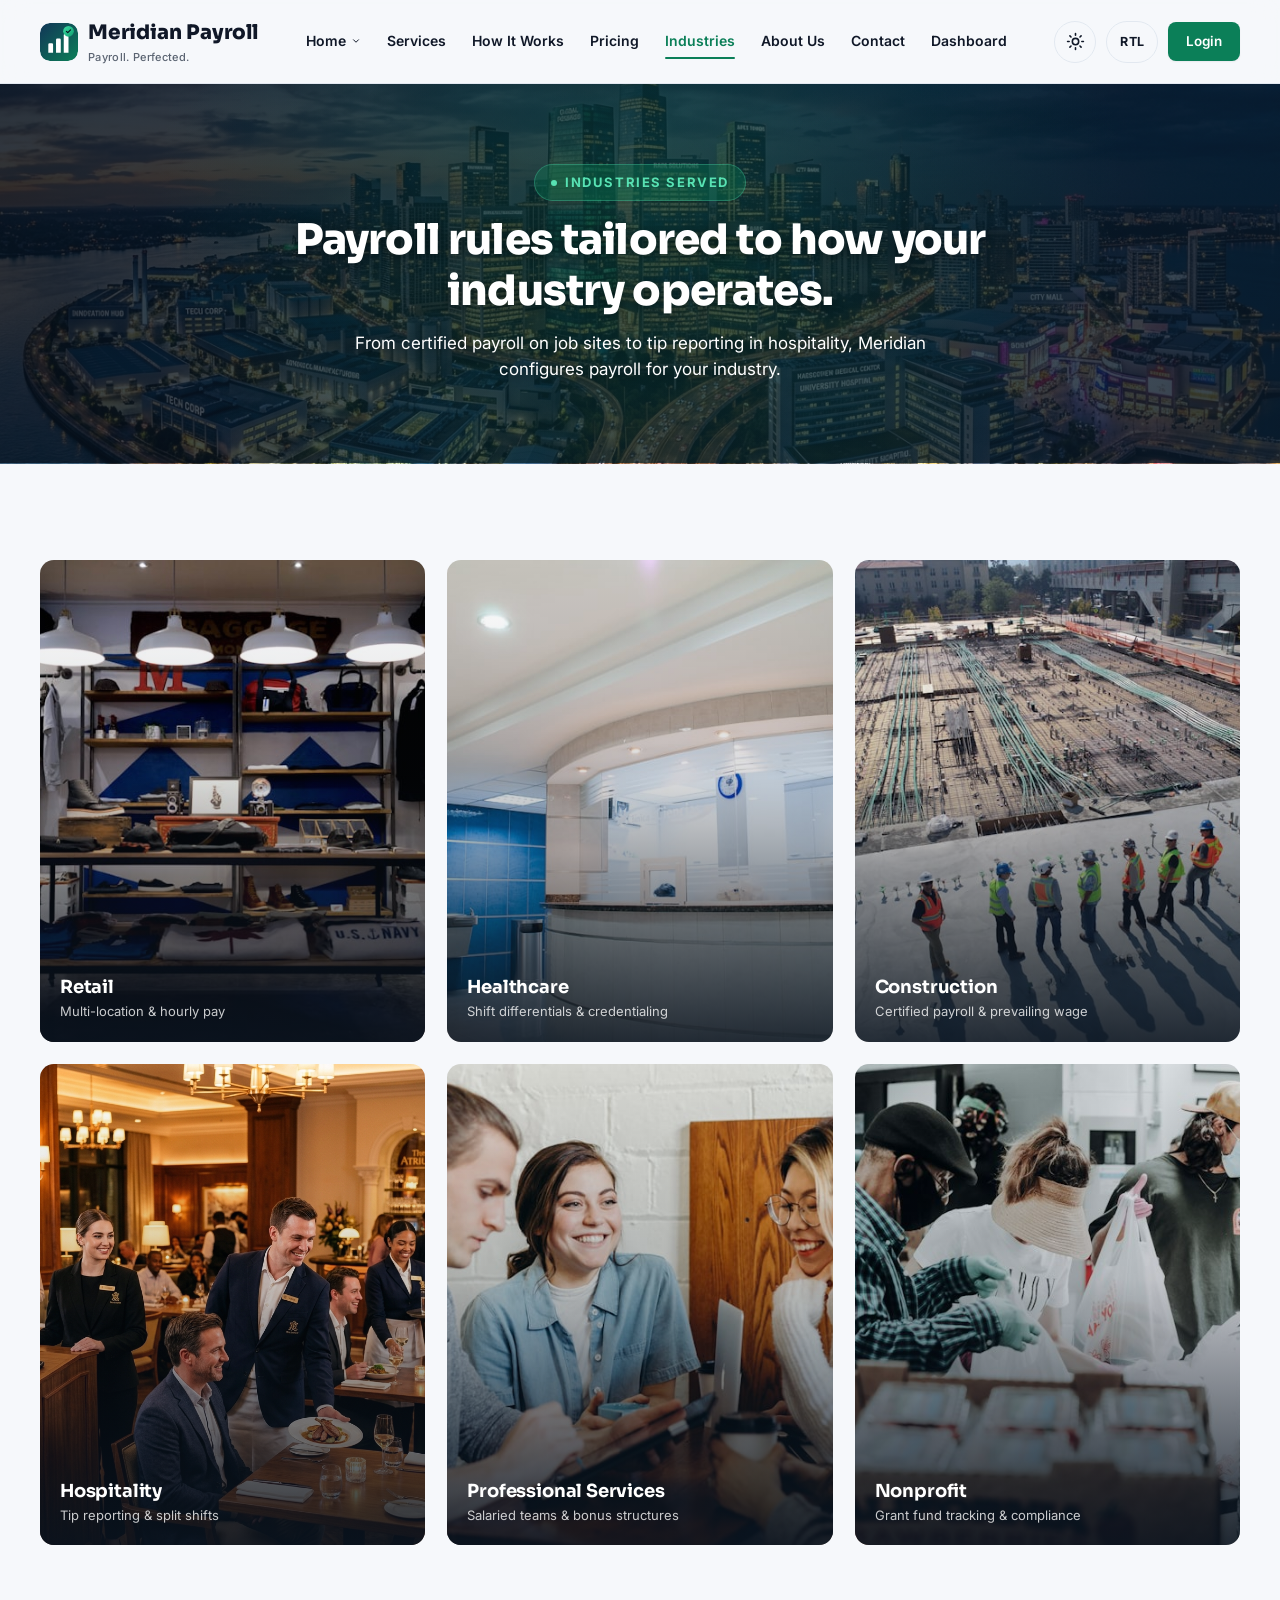
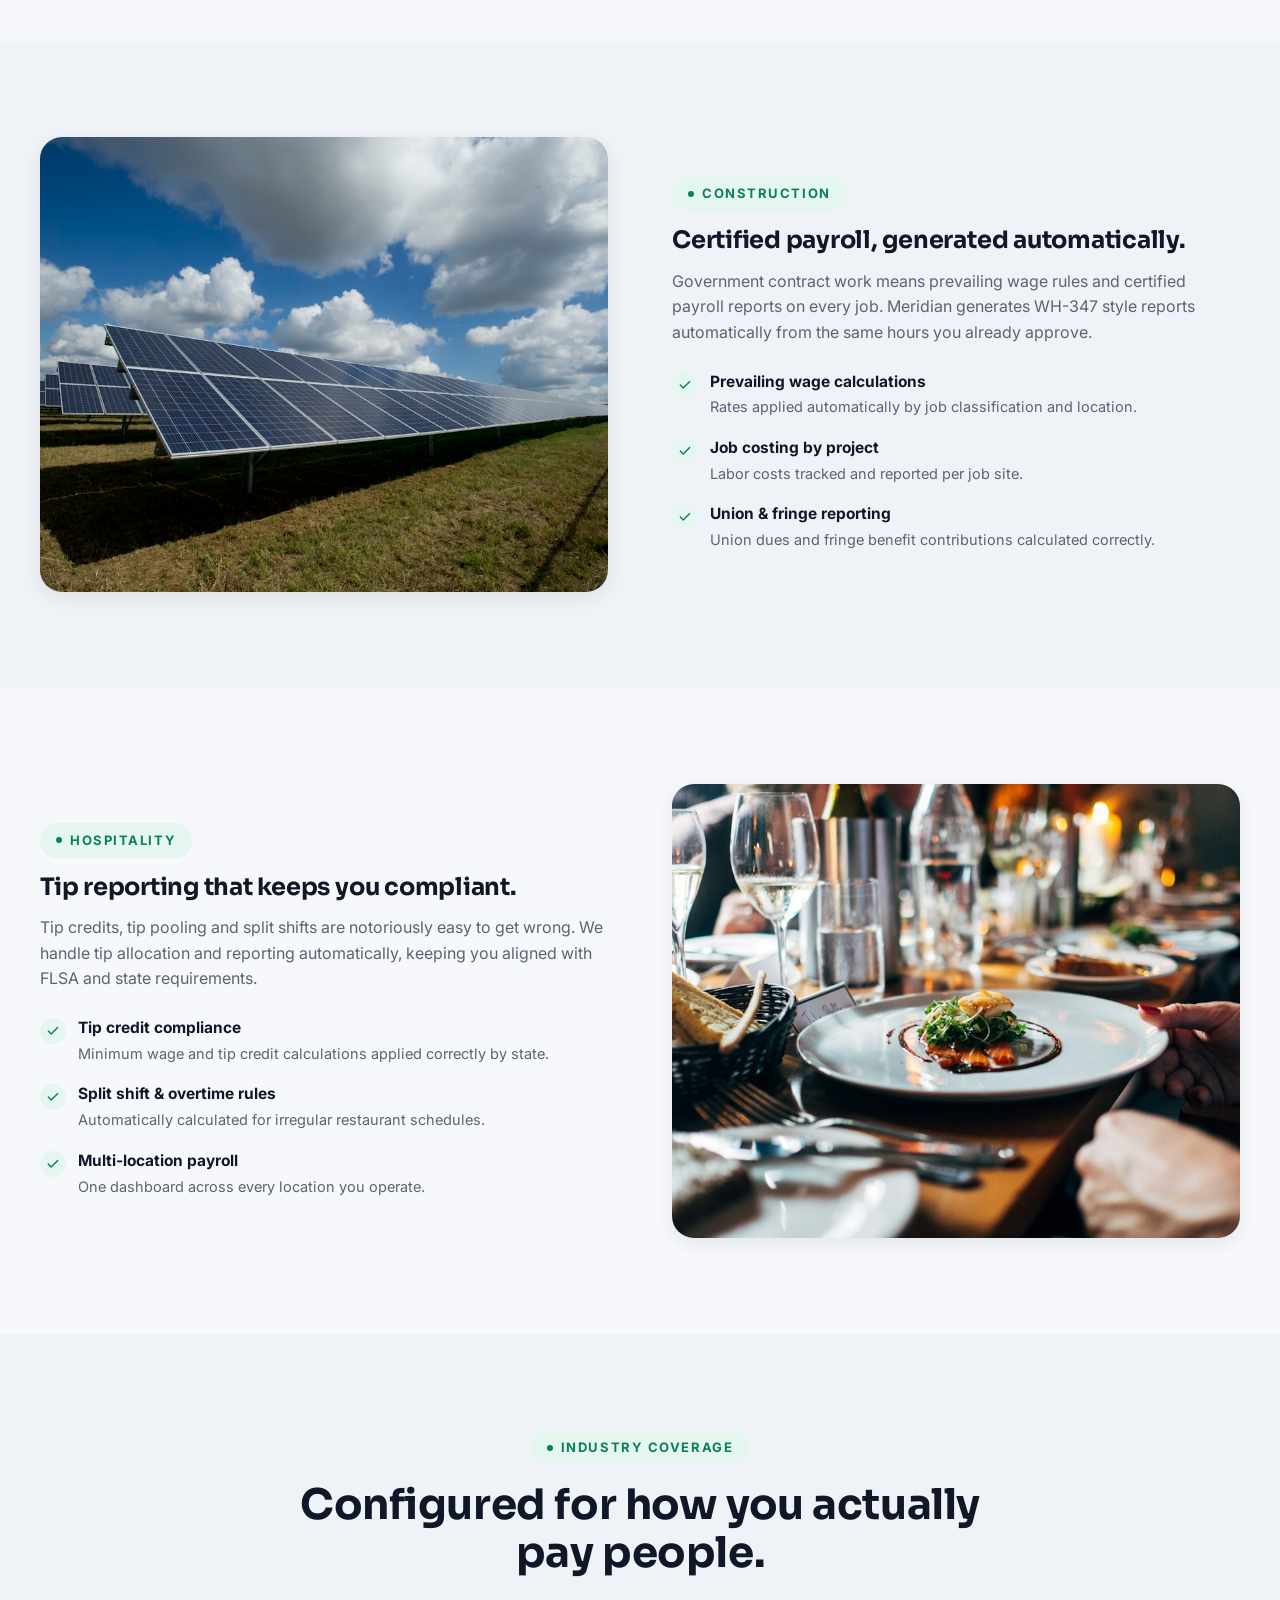
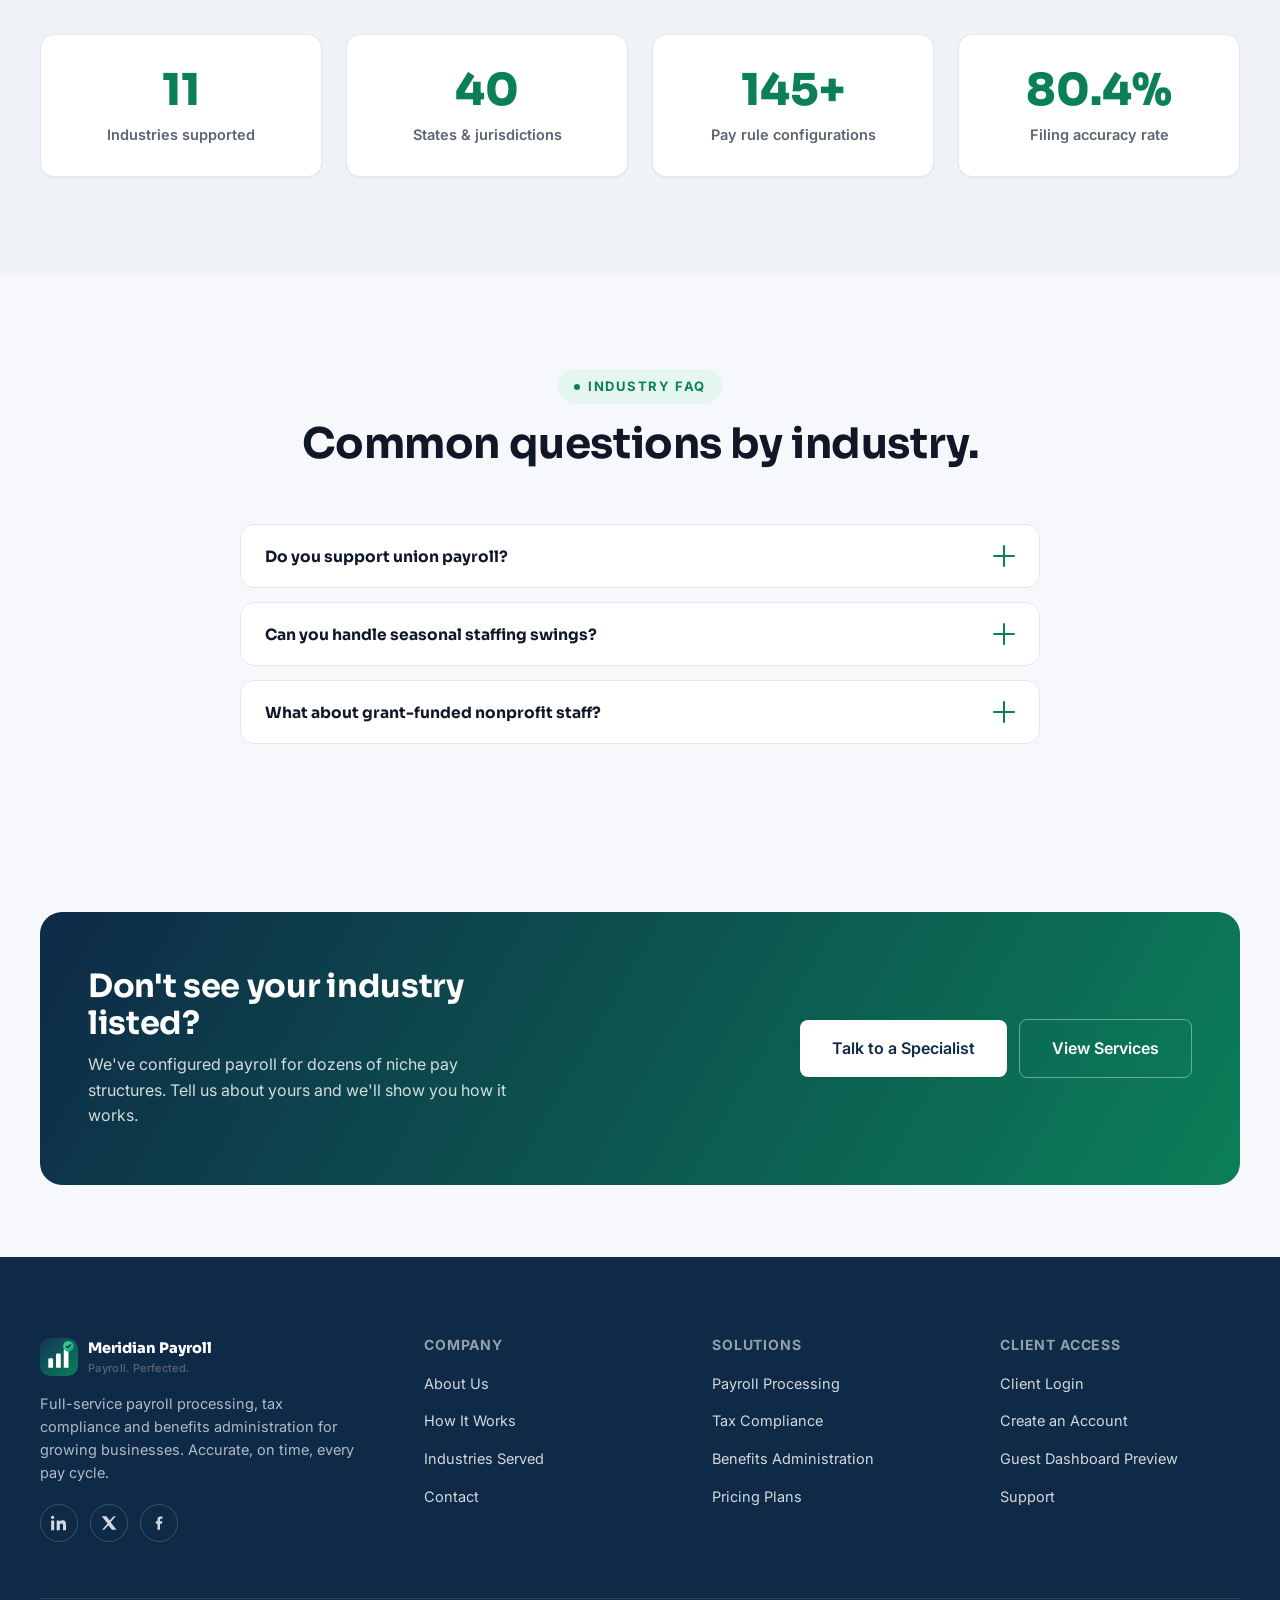
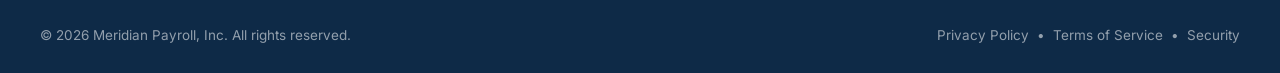
<file: industries.html>
<!DOCTYPE html>
<html lang="en">
<head>
<meta charset="UTF-8">
<meta name="viewport" content="width=device-width, initial-scale=1.0">
<title>Industries Served | Meridian Payroll</title>
<link rel="icon" href="assets/images/logo/logo.svg" type="image/svg+xml">
<meta name="description" content="Payroll solutions tailored to retail, construction, healthcare, hospitality and more.">
<link rel="preconnect" href="https://fonts.googleapis.com">
<link rel="stylesheet" href="assets/css/style.css">
<link rel="stylesheet" href="assets/css/responsive.css">
<link rel="stylesheet" href="assets/css/components.css">
</head>
<body>
  <div id="page-loader" aria-hidden="true">
    <img src="assets/images/logo/logo.svg" alt="" class="loader-mark">
    <div class="loader-bar"></div>
  </div>
  <!-- ===================== HEADER / NAVBAR ===================== -->
  <header class="site-header">
    <div class="container">
      <a href="index.html" class="brand">
        <img src="assets/images/logo/logo.svg" alt="Meridian Payroll logo" class="brand-mark-img">
        <span>
          Meridian Payroll
          <span class="brand-tag">Payroll. Perfected.</span>
        </span>
      </a>

      <nav class="nav-primary" aria-label="Primary">
        <div class="nav-item has-dropdown">
          <a href="index.html" class="nav-link" data-nav-page="index.html">
            Home
            <svg class="nav-caret" viewBox="0 0 24 24" fill="none" stroke="currentColor" stroke-width="2.4" stroke-linecap="round" stroke-linejoin="round"><path d="M6 9l6 6 6-6"/></svg>
          </a>
          <div class="nav-dropdown">
            <a href="index.html" data-nav-page="index.html">Home 1<span class="sub">Classic overview</span></a>
            <a href="home-2.html" data-nav-page="home-2.html">Home 2<span class="sub">Alternate layout</span></a>
          </div>
        </div>
        <div class="nav-item">
          <a href="services.html" class="nav-link" data-nav-page="services.html">Services</a>
        </div>
        <div class="nav-item">
          <a href="how-it-works.html" class="nav-link" data-nav-page="how-it-works.html">How It Works</a>
        </div>
        <div class="nav-item">
          <a href="pricing.html" class="nav-link" data-nav-page="pricing.html">Pricing</a>
        </div>
        <div class="nav-item">
          <a href="industries.html" class="nav-link" data-nav-page="industries.html">Industries</a>
        </div>
        <div class="nav-item">
          <a href="about.html" class="nav-link" data-nav-page="about.html">About Us</a>
        </div>
        <div class="nav-item">
          <a href="contact.html" class="nav-link" data-nav-page="contact.html">Contact</a>
        </div>
        <div class="nav-item">
          <a href="dashboard.html" class="nav-link" data-nav-page="dashboard.html">Dashboard</a>
        </div>
      </nav>

      <div class="header-actions">
        <button class="theme-toggle" aria-label="Switch to dark mode" type="button">
          <svg class="icon-sun" viewBox="0 0 24 24" fill="none" stroke="currentColor" stroke-width="2" stroke-linecap="round"><circle cx="12" cy="12" r="4"/><path d="M12 2v2M12 20v2M4.93 4.93l1.41 1.41M17.66 17.66l1.41 1.41M2 12h2M20 12h2M4.93 19.07l1.41-1.41M17.66 6.34l1.41-1.41"/></svg>
          <svg class="icon-moon" viewBox="0 0 24 24" fill="none" stroke="currentColor" stroke-width="2" stroke-linecap="round" stroke-linejoin="round"><path d="M21 12.79A9 9 0 1 1 11.21 3 7 7 0 0 0 21 12.79z"/></svg>
        </button>

        <button class="dir-toggle" aria-label="Switch to right-to-left" type="button">
          <span class="dir-label">RTL</span>
        </button>

        <a href="login.html" class="btn btn-primary btn-sm" data-nav-page="login.html">Login</a>

        <button class="hamburger" aria-label="Open menu" aria-expanded="false" type="button">
          <span></span>
        </button>
      </div>
    </div>
  </header>

  <!-- ===================== MOBILE NAV ===================== -->
  <div class="mobile-nav" aria-label="Mobile navigation">
    <div class="mobile-nav-top">
      <a href="index.html" class="brand">
        <img src="assets/images/logo/logo.svg" alt="Meridian Payroll logo" class="brand-mark-img">
        <span>
          Meridian Payroll
          <span class="brand-tag">Payroll. Perfected.</span>
        </span>
      </a>
      <button class="mobile-nav-close" aria-label="Close menu" type="button">
        <svg viewBox="0 0 24 24" fill="none" stroke="currentColor" stroke-width="2.2" stroke-linecap="round" stroke-linejoin="round" width="22" height="22"><path d="M18 6L6 18M6 6l12 12"/></svg>
      </button>
    </div>
    <div class="mobile-nav-links">
      <div class="mobile-dropdown-toggle mobile-nav-link" data-nav-page="index.html" role="button" tabindex="0">
        <span>Home</span>
        <svg class="mobile-caret" viewBox="0 0 24 24" fill="none" stroke="currentColor" stroke-width="2.4" stroke-linecap="round" stroke-linejoin="round"><path d="M6 9l6 6 6-6"/></svg>
      </div>
      <div class="mobile-submenu">
        <a href="index.html" data-nav-page="index.html">Home 1 &mdash; Classic overview</a>
        <a href="home-2.html" data-nav-page="home-2.html">Home 2 &mdash; Alternate layout</a>
      </div>
      <a href="services.html" class="mobile-nav-link" data-nav-page="services.html">Services</a>
      <a href="how-it-works.html" class="mobile-nav-link" data-nav-page="how-it-works.html">How It Works</a>
      <a href="pricing.html" class="mobile-nav-link" data-nav-page="pricing.html">Pricing</a>
      <a href="industries.html" class="mobile-nav-link" data-nav-page="industries.html">Industries</a>
      <a href="about.html" class="mobile-nav-link" data-nav-page="about.html">About Us</a>
      <a href="contact.html" class="mobile-nav-link" data-nav-page="contact.html">Contact</a>
      <a href="dashboard.html" class="mobile-nav-link" data-nav-page="dashboard.html">Dashboard</a>
    </div>
    <div class="mobile-nav-footer">
      <div class="mobile-nav-toggles">
        <button class="theme-toggle" aria-label="Switch to dark mode" type="button">
          <svg class="icon-sun" viewBox="0 0 24 24" fill="none" stroke="currentColor" stroke-width="2" stroke-linecap="round"><circle cx="12" cy="12" r="4"/><path d="M12 2v2M12 20v2M4.93 4.93l1.41 1.41M17.66 17.66l1.41-1.41M2 12h2M20 12h2M4.93 19.07l1.41-1.41M17.66 6.34l1.41-1.41"/></svg>
          <svg class="icon-moon" viewBox="0 0 24 24" fill="none" stroke="currentColor" stroke-width="2" stroke-linecap="round" stroke-linejoin="round"><path d="M21 12.79A9 9 0 1 1 11.21 3 7 7 0 0 0 21 12.79z"/></svg>
          <span class="theme-label">Theme Mode</span>
        </button>
        <button class="dir-toggle" aria-label="Switch to right-to-left" type="button">
          <span class="dir-label">RTL</span>
        </button>
      </div>
      <a href="login.html" class="btn btn-primary" data-nav-page="login.html">Login</a>
    </div>
  </div>

  

  <main>

    <!-- 1. HERO -->
    <section class="inner-page-hero hero hero-industries">
      <div class="container">
        <div class="anim-fade-up">
          <span class="eyebrow">Industries Served</span>
          <h1>Payroll rules tailored to how your industry operates.</h1>
          <p class="lede">From certified payroll on job sites to tip reporting in hospitality, Meridian configures payroll for your industry.</p>
        </div>
      </div>
    </section>

    <!-- 2. INDUSTRY GRID -->
    <section class="section">
      <div class="container">
        <div class="bento" style="grid-template-columns:repeat(3,1fr);">
          <div class="industry-card" data-reveal><img src="assets/images/industries/retail.jpg" alt="Retail store" loading="lazy"><div class="industry-label"><h3>Retail</h3><span>Multi-location & hourly pay</span></div></div>
          <div class="industry-card" data-reveal data-reveal-delay="1"><img src="assets/images/industries/healthcare.jpg" alt="Healthcare clinic staff" loading="lazy"><div class="industry-label"><h3>Healthcare</h3><span>Shift differentials & credentialing</span></div></div>
          <div class="industry-card" data-reveal data-reveal-delay="2"><img src="assets/images/industries/construction.jpg" alt="Construction site" loading="lazy"><div class="industry-label"><h3>Construction</h3><span>Certified payroll & prevailing wage</span></div></div>
          <div class="industry-card" data-reveal><img src="assets/images/industries/hospitality.jpg" alt="Restaurant hospitality team" loading="lazy"><div class="industry-label"><h3>Hospitality</h3><span>Tip reporting & split shifts</span></div></div>
          <div class="industry-card" data-reveal data-reveal-delay="1"><img src="assets/images/industries/professional-services.jpg" alt="Professional services office" loading="lazy"><div class="industry-label"><h3>Professional Services</h3><span>Salaried teams & bonus structures</span></div></div>
          <div class="industry-card" data-reveal data-reveal-delay="2"><img src="assets/images/industries/nonprofit.jpg" alt="Nonprofit team volunteering" loading="lazy"><div class="industry-label"><h3>Nonprofit</h3><span>Grant fund tracking & compliance</span></div></div>
        </div>
      </div>
    </section>

    <!-- 3. CONSTRUCTION DETAIL -->
    <section class="section" style="background:var(--color-surface-alt);">
      <div class="container">
        <div class="split">
          <img src="assets/images/sections/certified-payroll-reports.jpg" alt="Construction crew reviewing certified payroll reports" loading="lazy" data-reveal>
          <div data-reveal>
            <span class="eyebrow">Construction</span>
            <h2 style="margin-top:16px;">Certified payroll, generated automatically.</h2>
            <p style="margin-top:14px; color:var(--color-text-muted); font-size:16px;">Government contract work means prevailing wage rules and certified payroll reports on every job. Meridian generates WH-347 style reports automatically from the same hours you already approve.</p>
            <ul class="list-check">
              <li><span class="check"><svg viewBox="0 0 24 24" fill="none" stroke="currentColor" stroke-width="2.4" stroke-linecap="round" stroke-linejoin="round"><path d="M20 6L9 17l-5-5"/></svg></span><div><strong>Prevailing wage calculations</strong><span class="desc">Rates applied automatically by job classification and location.</span></div></li>
              <li><span class="check"><svg viewBox="0 0 24 24" fill="none" stroke="currentColor" stroke-width="2.4" stroke-linecap="round" stroke-linejoin="round"><path d="M20 6L9 17l-5-5"/></svg></span><div><strong>Job costing by project</strong><span class="desc">Labor costs tracked and reported per job site.</span></div></li>
              <li><span class="check"><svg viewBox="0 0 24 24" fill="none" stroke="currentColor" stroke-width="2.4" stroke-linecap="round" stroke-linejoin="round"><path d="M20 6L9 17l-5-5"/></svg></span><div><strong>Union & fringe reporting</strong><span class="desc">Union dues and fringe benefit contributions calculated correctly.</span></div></li>
            </ul>
          </div>
        </div>
      </div>
    </section>

    <!-- 4. HOSPITALITY DETAIL -->
    <section class="section">
      <div class="container">
        <div class="split">
          <div data-reveal>
            <span class="eyebrow">Hospitality</span>
            <h2 style="margin-top:16px;">Tip reporting that keeps you compliant.</h2>
            <p style="margin-top:14px; color:var(--color-text-muted); font-size:16px;">Tip credits, tip pooling and split shifts are notoriously easy to get wrong. We handle tip allocation and reporting automatically, keeping you aligned with FLSA and state requirements.</p>
            <ul class="list-check">
              <li><span class="check"><svg viewBox="0 0 24 24" fill="none" stroke="currentColor" stroke-width="2.4" stroke-linecap="round" stroke-linejoin="round"><path d="M20 6L9 17l-5-5"/></svg></span><div><strong>Tip credit compliance</strong><span class="desc">Minimum wage and tip credit calculations applied correctly by state.</span></div></li>
              <li><span class="check"><svg viewBox="0 0 24 24" fill="none" stroke="currentColor" stroke-width="2.4" stroke-linecap="round" stroke-linejoin="round"><path d="M20 6L9 17l-5-5"/></svg></span><div><strong>Split shift & overtime rules</strong><span class="desc">Automatically calculated for irregular restaurant schedules.</span></div></li>
              <li><span class="check"><svg viewBox="0 0 24 24" fill="none" stroke="currentColor" stroke-width="2.4" stroke-linecap="round" stroke-linejoin="round"><path d="M20 6L9 17l-5-5"/></svg></span><div><strong>Multi-location payroll</strong><span class="desc">One dashboard across every location you operate.</span></div></li>
            </ul>
          </div>
          <img src="assets/images/sections/restaurant-service.jpg" alt="Restaurant staff during service" loading="lazy" data-reveal>
        </div>
      </div>
    </section>

    <!-- 5. STATS -->
    <section class="section" style="background:var(--color-surface-alt);">
      <div class="container">
        <div class="section-head center" data-reveal>
          <span class="eyebrow">Industry Coverage</span>
          <h2>Configured for how you actually pay people.</h2>
        </div>
        <div class="stats-grid">
          <div class="stat-card" data-reveal><div class="num"><span data-count-to="14" data-count-suffix="">0</span></div><div class="label">Industries supported</div></div>
          <div class="stat-card" data-reveal><div class="num"><span data-count-to="50" data-count-suffix="">0</span></div><div class="label">States & jurisdictions</div></div>
          <div class="stat-card" data-reveal><div class="num"><span data-count-to="180" data-count-suffix="+">0+</span></div><div class="label">Pay rule configurations</div></div>
          <div class="stat-card" data-reveal><div class="num"><span data-count-to="99.9" data-count-suffix="%">0%</span></div><div class="label">Filing accuracy rate</div></div>
        </div>
      </div>
    </section>

    <!-- 6. FAQ -->
    <section class="section">
      <div class="container">
        <div class="section-head center" data-reveal>
          <span class="eyebrow">Industry FAQ</span>
          <h2>Common questions by industry.</h2>
        </div>
        <div class="faq-list" data-reveal>
          <div class="faq-item">
      <button class="faq-question" type="button"><span>Do you support union payroll?</span><span class="plus"></span></button>
      <div class="faq-answer"><p>Yes — union dues, fringe benefit contributions and reporting requirements are configured per your collective bargaining agreement.</p></div>
    </div>
          <div class="faq-item">
      <button class="faq-question" type="button"><span>Can you handle seasonal staffing swings?</span><span class="plus"></span></button>
      <div class="faq-answer"><p>Yes, employees can be added or paused without changing your plan tier, and you're only billed for active pay periods.</p></div>
    </div>
          <div class="faq-item">
      <button class="faq-question" type="button"><span>What about grant-funded nonprofit staff?</span><span class="plus"></span></button>
      <div class="faq-answer"><p>We can allocate labor costs across multiple funding sources or grants for accurate reporting to funders.</p></div>
    </div>
        </div>
      </div>
    </section>

    <!-- 7. CTA -->
    <section class="section">
      <div class="container">
        <div class="cta-banner" data-reveal>
          <div>
            <h2>Don't see your industry listed?</h2>
            <p>We've configured payroll for dozens of niche pay structures. Tell us about yours and we'll show you how it works.</p>
          </div>
          <div class="cta-banner-actions">
            <a href="contact.html" class="btn btn-primary btn-lg">Talk to a Specialist</a>
            <a href="services.html" class="btn btn-outline btn-lg">View Services</a>
          </div>
        </div>
      </div>
    </section>

  </main>

  <!-- ===================== FOOTER ===================== -->
  <footer class="site-footer">
    <div class="container">
      <div class="footer-grid">
        <div class="footer-col footer-brand">
          <a href="index.html" class="brand" style="color:#fff;">
            <img src="assets/images/logo/logo.svg" alt="Meridian Payroll logo" class="brand-mark-img">
            <span>
              Meridian Payroll
              <span class="brand-tag">Payroll. Perfected.</span>
            </span>
          </a>
          <p>Full-service payroll processing, tax compliance and benefits administration for growing businesses. Accurate, on time, every pay cycle.</p>
          <div class="footer-socials" style="margin-top:20px;">
            <a href="#" aria-label="LinkedIn"><svg viewBox="0 0 24 24" fill="currentColor"><path d="M4.98 3.5C4.98 4.88 3.87 6 2.5 6S0 4.88 0 3.5 1.12 1 2.5 1s2.48 1.12 2.48 2.5zM.24 8.25h4.5V23H.24V8.25zM8.5 8.25h4.31v2.02h.06c.6-1.13 2.07-2.32 4.26-2.32 4.55 0 5.39 3 5.39 6.9V23h-4.5v-6.7c0-1.6-.03-3.66-2.23-3.66-2.23 0-2.57 1.74-2.57 3.55V23H8.5V8.25z"/></svg></a>
            <a href="#" aria-label="Twitter/X"><svg viewBox="0 0 24 24" fill="currentColor"><path d="M18.9 2H22l-7.6 8.7L23.3 22h-6.9l-5.4-6.6L4.8 22H1.7l8.2-9.3L1 2h7.1l4.9 6.1L18.9 2z"/></svg></a>
            <a href="#" aria-label="Facebook"><svg viewBox="0 0 24 24" fill="currentColor"><path d="M13.5 22v-9h3l.5-3.5h-3.5V7.4c0-1 .3-1.7 1.8-1.7h1.9V2.5C16.9 2.4 15.7 2.3 14.4 2.3c-2.8 0-4.7 1.7-4.7 4.8v2.4H7.2V13h2.5v9h3.8z"/></svg></a>
          </div>
        </div>

        <div class="footer-col">
          <h4>Company</h4>
          <ul>
            <li><a href="about.html">About Us</a></li>
            <li><a href="how-it-works.html">How It Works</a></li>
            <li><a href="industries.html">Industries Served</a></li>
            <li><a href="contact.html">Contact</a></li>
          </ul>
        </div>

        <div class="footer-col">
          <h4>Solutions</h4>
          <ul>
            <li><a href="services.html">Payroll Processing</a></li>
            <li><a href="services.html">Tax Compliance</a></li>
            <li><a href="services.html">Benefits Administration</a></li>
            <li><a href="pricing.html">Pricing Plans</a></li>
          </ul>
        </div>

        <div class="footer-col">
          <h4>Client Access</h4>
          <ul>
            <li><a href="login.html">Client Login</a></li>
            <li><a href="register.html">Create an Account</a></li>
            <li><a href="dashboard.html">Guest Dashboard Preview</a></li>
            <li><a href="contact.html">Support</a></li>
          </ul>
        </div>
      </div>

      <div class="footer-bottom">
        <p>&copy; 2026 Meridian Payroll, Inc. All rights reserved.</p>
        <p>Privacy Policy &nbsp;•&nbsp; Terms of Service &nbsp;•&nbsp; Security</p>
      </div>
    </div>
  </footer>

  <button class="back-to-top" aria-label="Back to top" type="button">
    <svg viewBox="0 0 24 24" fill="none" stroke="currentColor" stroke-width="2.2" stroke-linecap="round" stroke-linejoin="round"><path d="M12 19V5M5 12l7-7 7 7"/></svg>
  </button>
<script src="assets/js/main.js"></script>
</body>
</html>
</file>
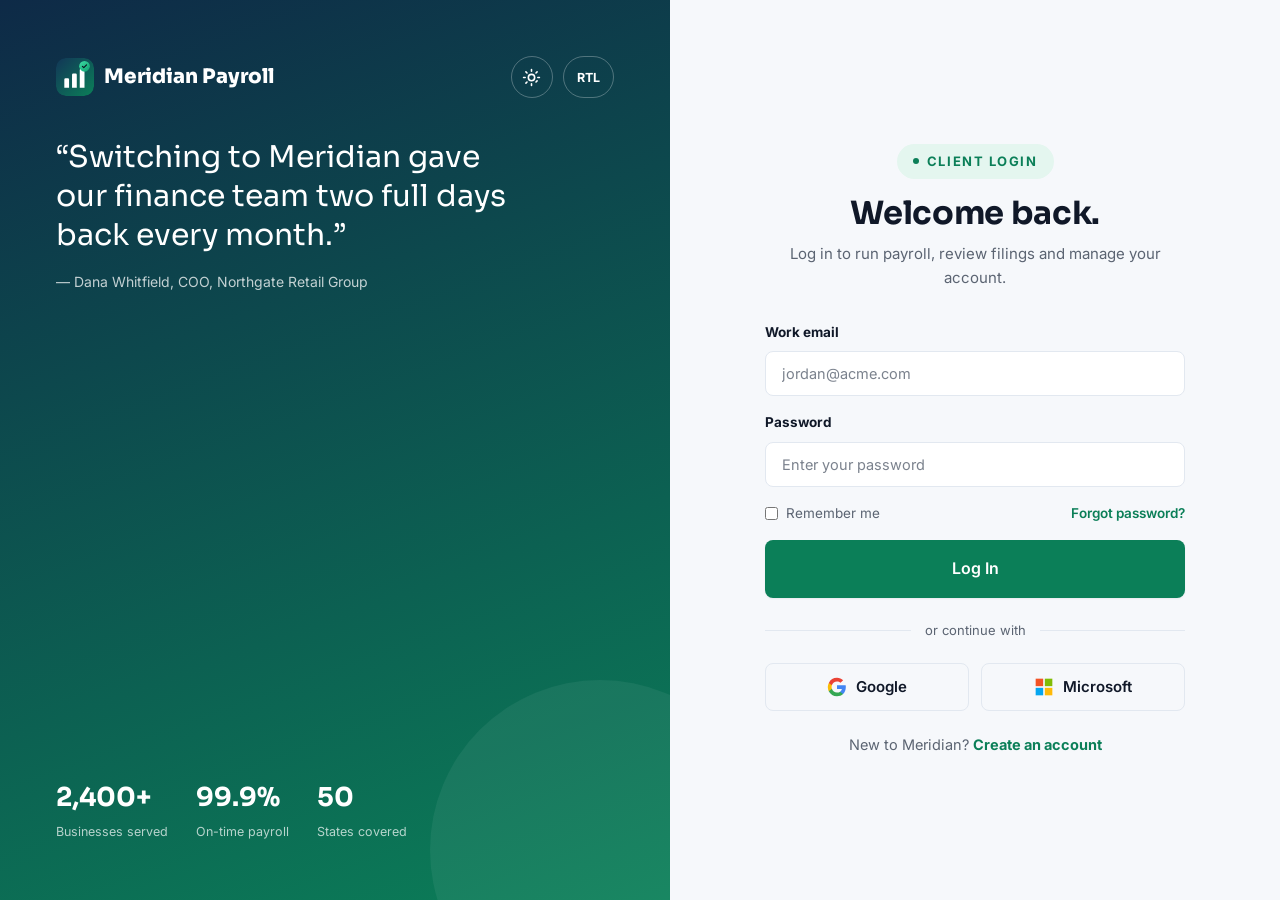
<file: login.html>
<!DOCTYPE html>
<html lang="en">
<head>
<meta charset="UTF-8">
<meta name="viewport" content="width=device-width, initial-scale=1.0">
<title>Client Login | Meridian Payroll</title>
<link rel="icon" href="assets/images/logo/logo.svg" type="image/svg+xml">
<meta name="description" content="Log in to your Meridian Payroll client account.">
<link rel="preconnect" href="https://fonts.googleapis.com">
<link rel="stylesheet" href="assets/css/style.css">
<link rel="stylesheet" href="assets/css/responsive.css">
<link rel="stylesheet" href="assets/css/components.css">
</head>
<body>
  <div id="page-loader" aria-hidden="true">
    <img src="assets/images/logo/logo.svg" alt="" class="loader-mark">
    <div class="loader-bar"></div>
  </div>
    <div class="auth-shell">
      <div class="auth-visual anim-fade-in">
        <div>
          <div class="auth-brand-row">
            <a href="index.html" class="brand"><img src="assets/images/logo/logo.svg" alt="Meridian Payroll logo" class="brand-mark-img"><span>Meridian Payroll</span></a>
            <div class="auth-controls">
              <button class="theme-toggle" aria-label="Switch to dark mode" type="button"><svg class="icon-sun" viewBox="0 0 24 24" fill="none" stroke="currentColor" stroke-width="2" stroke-linecap="round"><circle cx="12" cy="12" r="4"/><path d="M12 2v2M12 20v2M4.93 4.93l1.41 1.41M17.66 17.66l1.41-1.41M2 12h2M20 12h2M4.93 19.07l1.41-1.41M17.66 6.34l1.41-1.41"/></svg><svg class="icon-moon" viewBox="0 0 24 24" fill="none" stroke="currentColor" stroke-width="2" stroke-linecap="round" stroke-linejoin="round"><path d="M21 12.79A9 9 0 1 1 11.21 3 7 7 0 0 0 21 12.79z"/></svg></button>
              <button class="dir-toggle" aria-label="Switch to right-to-left" type="button"><span class="dir-label">RTL</span></button>
            </div>
          </div>
          <p class="auth-quote anim-fade-up anim-delay-1">&ldquo;Switching to Meridian gave our finance team two full days back every month.&rdquo;</p>
          <p class="auth-quote-by anim-fade-up anim-delay-2">&mdash; Dana Whitfield, COO, Northgate Retail Group</p>
        </div>
        <div class="auth-stats anim-fade-up anim-delay-3">
          <div><strong>2,400+</strong><span>Businesses served</span></div>
          <div><strong>99.9%</strong><span>On-time payroll</span></div>
          <div><strong>50</strong><span>States covered</span></div>
        </div>
      </div>
      <div class="auth-form-side">
        <div class="auth-form-wrap anim-fade-up">
          <span class="eyebrow">Client Login</span>
          <h1>Welcome back.</h1>
          <p class="lede">Log in to run payroll, review filings and manage your account.</p>
          <form>
            <div class="form-field">
              <label for="l-email">Work email</label>
              <input id="l-email" type="email" placeholder="jordan@acme.com">
            </div>
            <div class="form-field password-field">
              <label for="l-password">Password</label>
              <input id="l-password" type="password" placeholder="Enter your password">
              <button type="button" class="password-toggle" aria-label="Show password"><svg viewBox="0 0 24 24" fill="none" stroke="currentColor" stroke-width="2" stroke-linecap="round" stroke-linejoin="round"><path d="M1 12s4-7 11-7 11 7 11 7-4 7-11 7-11-7-11-7z"/><circle cx="12" cy="12" r="3"/></svg></button>
            </div>
            <div class="auth-remember">
              <label><input type="checkbox"> Remember me</label>
              <a href="#" style="color:var(--color-accent-600); font-weight:600;">Forgot password?</a>
            </div>
            <a href="dashboard.html" class="btn btn-primary btn-lg" style="width:100%;">Log In</a>
          </form>
          <div class="auth-divider">or continue with</div>
          <div class="social-auth">
            <button type="button" class="btn btn-outline"><svg viewBox="0 0 24 24" aria-hidden="true"><path fill="#4285F4" d="M22.6 12.25c0-.78-.07-1.53-.2-2.25H12v4.26h5.92a5.06 5.06 0 0 1-2.2 3.32v2.77h3.56c2.08-1.92 3.28-4.74 3.28-8.1z"/><path fill="#34A853" d="M12 23c2.97 0 5.46-.98 7.28-2.66l-3.56-2.77c-.99.66-2.25 1.06-3.72 1.06-2.86 0-5.29-1.93-6.16-4.53H2.18v2.85A11 11 0 0 0 12 23z"/><path fill="#FBBC05" d="M5.84 14.1a6.6 6.6 0 0 1 0-4.2V7.05H2.18a11 11 0 0 0 0 9.9z"/><path fill="#EA4335" d="M12 5.38c1.62 0 3.06.56 4.21 1.64l3.15-3.15C17.45 2.09 14.97 1 12 1a11 11 0 0 0-9.82 6.05l3.66 2.85c.87-2.6 3.3-4.52 6.16-4.52z"/></svg> Google</button>
            <button type="button" class="btn btn-outline"><svg viewBox="0 0 24 24" aria-hidden="true"><rect x="2" y="2" width="9" height="9" fill="#F35325"/><rect x="13" y="2" width="9" height="9" fill="#81BC06"/><rect x="2" y="13" width="9" height="9" fill="#05A6F0"/><rect x="13" y="13" width="9" height="9" fill="#FFBA08"/></svg> Microsoft</button>
          </div>
          <p class="auth-switch">New to Meridian? <a href="register.html">Create an account</a></p>
        </div>
      </div>
    </div>

<script src="assets/js/main.js"></script>
</body>
</html>
</file>
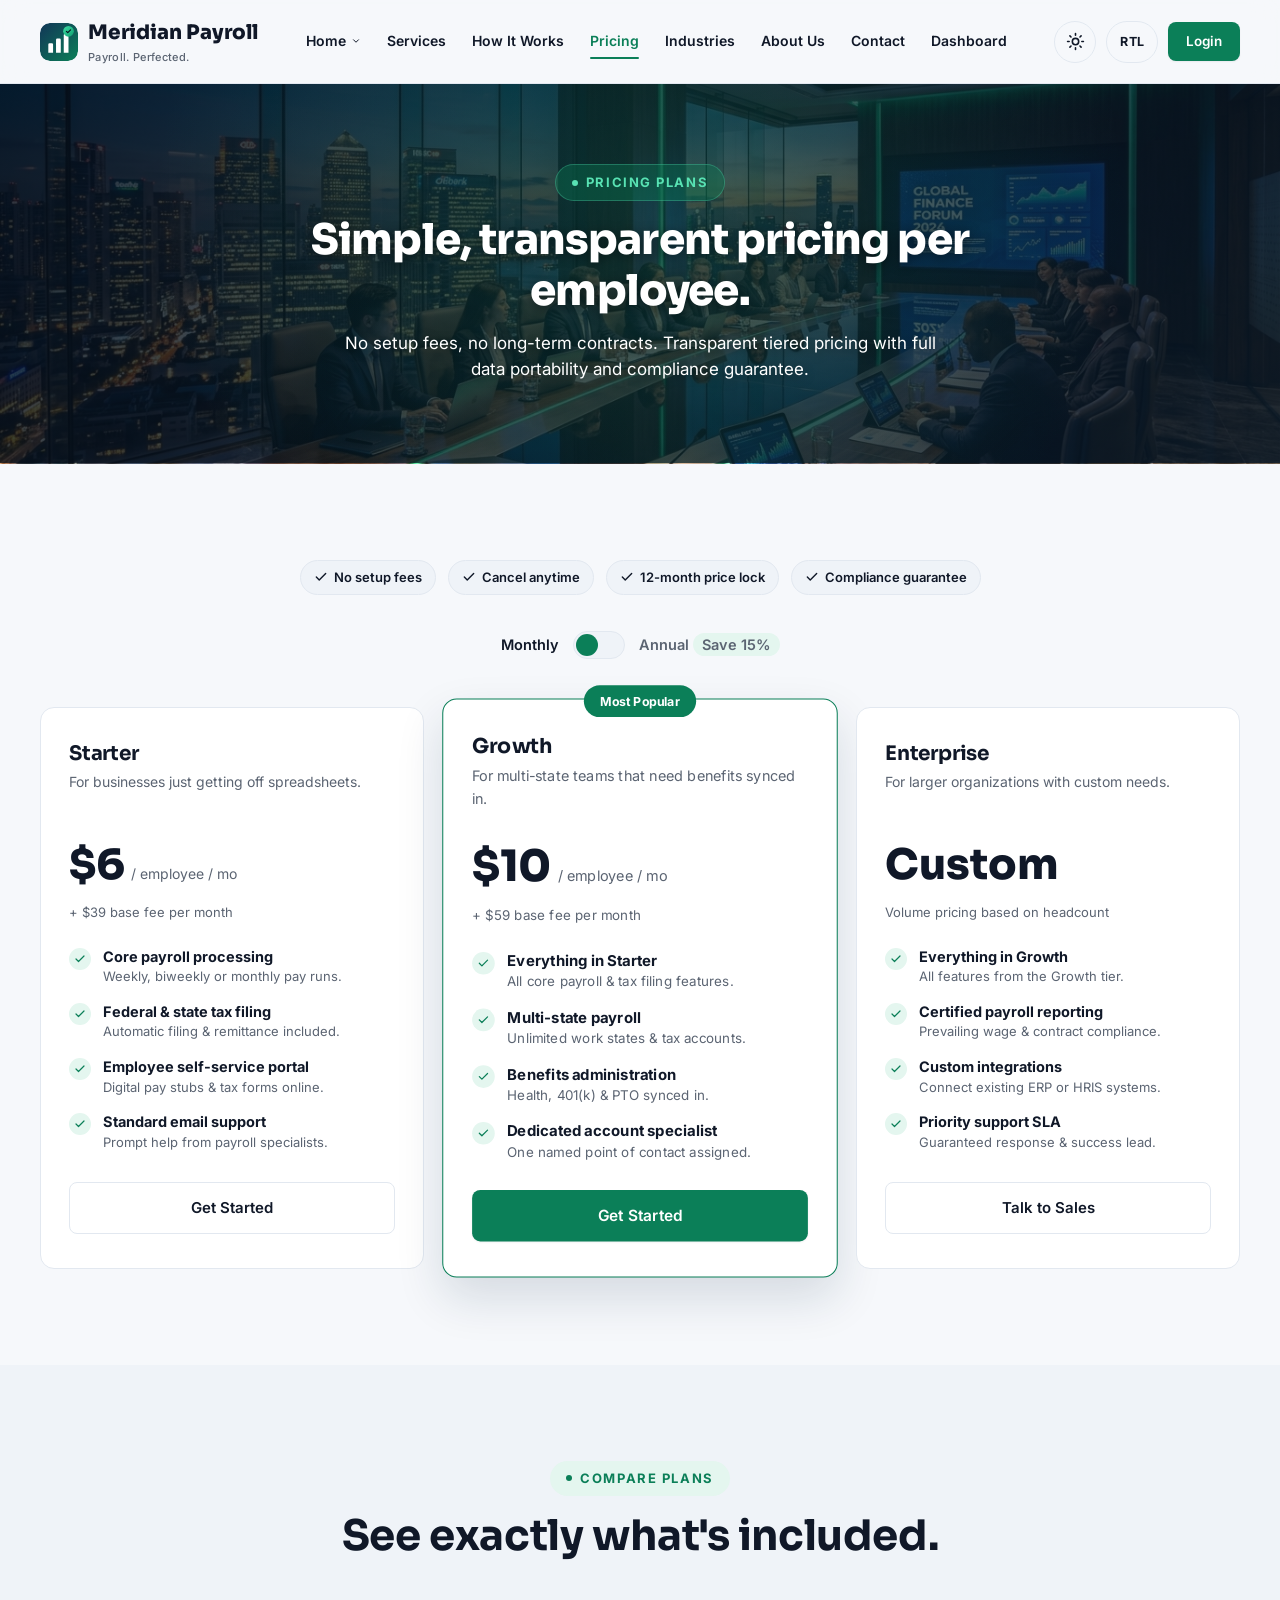
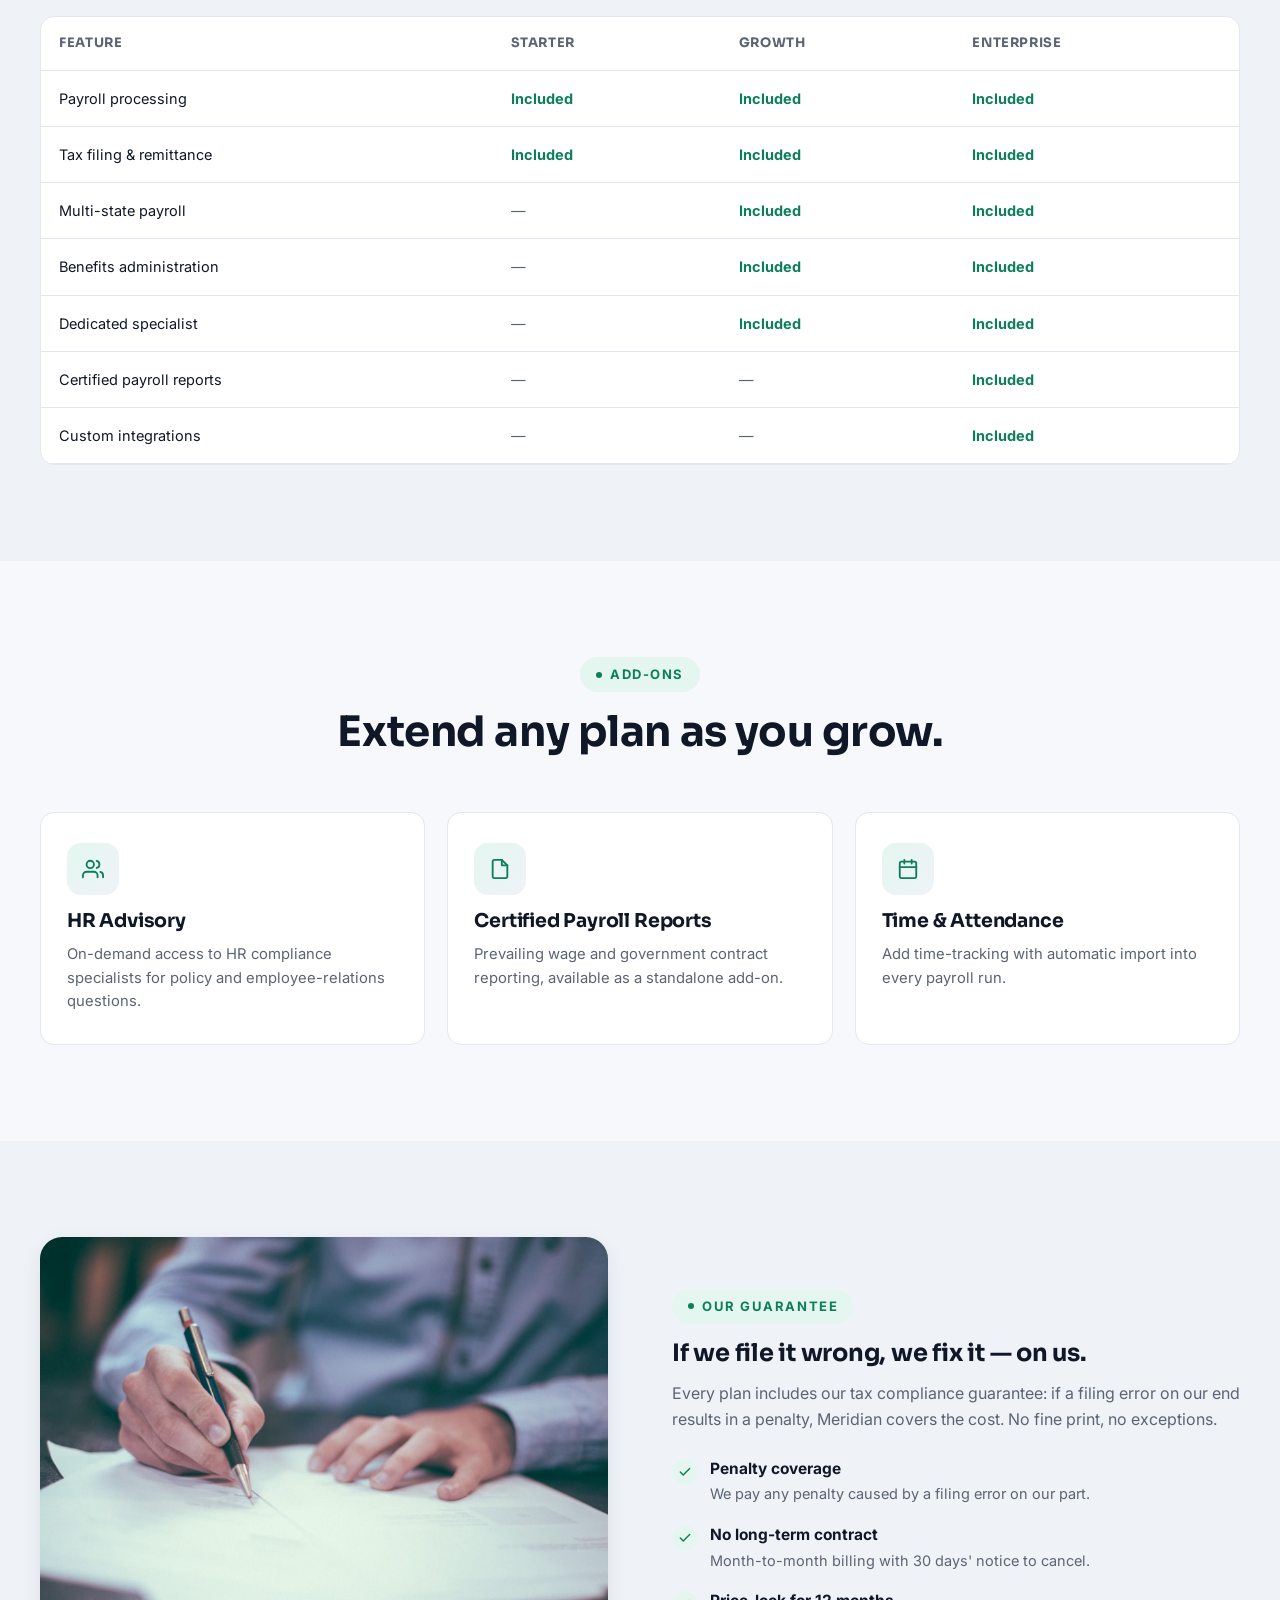
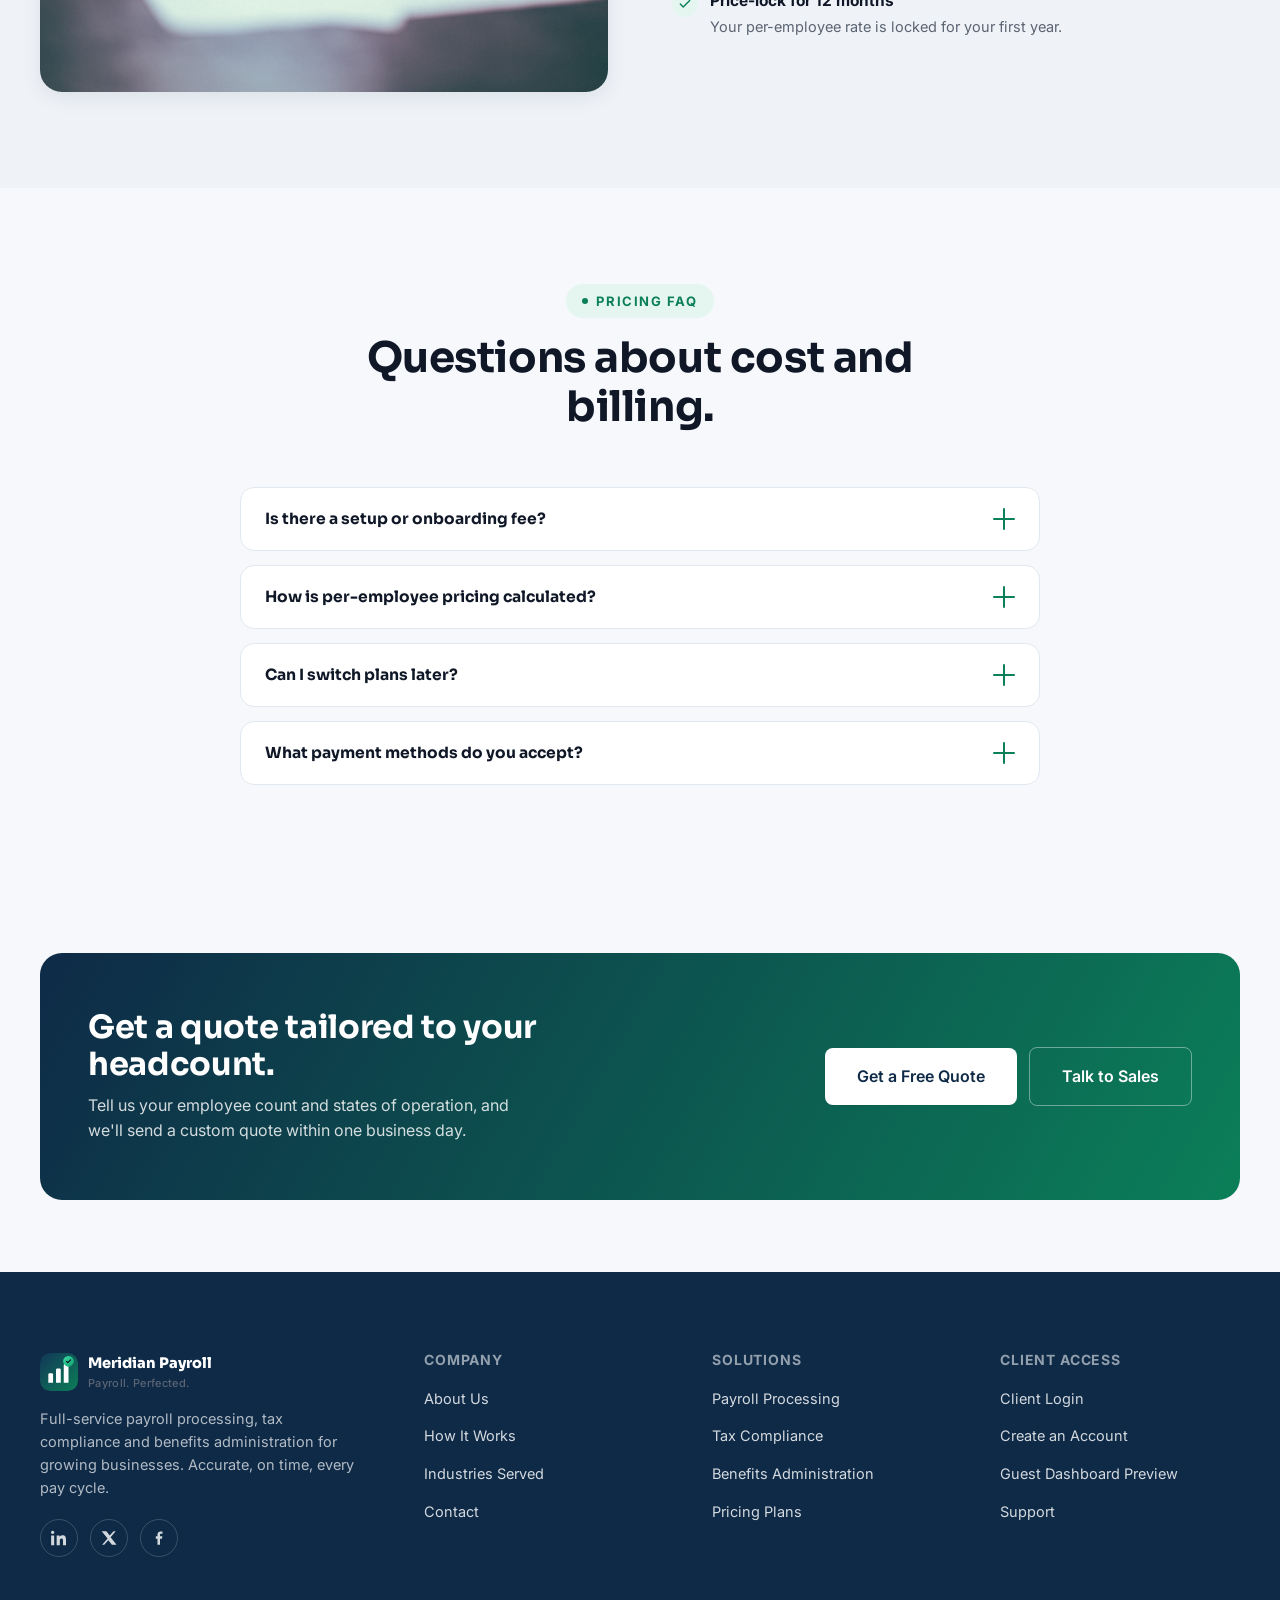
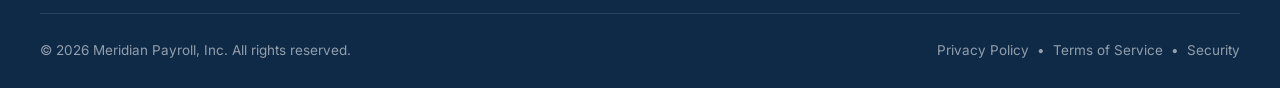
<file: pricing.html>
<!DOCTYPE html>
<html lang="en">
<head>
<meta charset="UTF-8">
<meta name="viewport" content="width=device-width, initial-scale=1.0">
<title>Pricing | Meridian Payroll</title>
<link rel="icon" href="assets/images/logo/logo.svg" type="image/svg+xml">
<meta name="description" content="Transparent, per-employee payroll pricing plans for businesses of every size.">
<link rel="preconnect" href="https://fonts.googleapis.com">
<link rel="stylesheet" href="assets/css/style.css">
<link rel="stylesheet" href="assets/css/responsive.css">
<link rel="stylesheet" href="assets/css/components.css">
</head>
<body>
  <div id="page-loader" aria-hidden="true">
    <img src="assets/images/logo/logo.svg" alt="" class="loader-mark">
    <div class="loader-bar"></div>
  </div>
  <!-- ===================== HEADER / NAVBAR ===================== -->
  <header class="site-header">
    <div class="container">
      <a href="index.html" class="brand">
        <img src="assets/images/logo/logo.svg" alt="Meridian Payroll logo" class="brand-mark-img">
        <span>
          Meridian Payroll
          <span class="brand-tag">Payroll. Perfected.</span>
        </span>
      </a>

      <nav class="nav-primary" aria-label="Primary">
        <div class="nav-item has-dropdown">
          <a href="index.html" class="nav-link" data-nav-page="index.html">
            Home
            <svg class="nav-caret" viewBox="0 0 24 24" fill="none" stroke="currentColor" stroke-width="2.4" stroke-linecap="round" stroke-linejoin="round"><path d="M6 9l6 6 6-6"/></svg>
          </a>
          <div class="nav-dropdown">
            <a href="index.html" data-nav-page="index.html">Home 1<span class="sub">Classic overview</span></a>
            <a href="home-2.html" data-nav-page="home-2.html">Home 2<span class="sub">Alternate layout</span></a>
          </div>
        </div>
        <div class="nav-item">
          <a href="services.html" class="nav-link" data-nav-page="services.html">Services</a>
        </div>
        <div class="nav-item">
          <a href="how-it-works.html" class="nav-link" data-nav-page="how-it-works.html">How It Works</a>
        </div>
        <div class="nav-item">
          <a href="pricing.html" class="nav-link" data-nav-page="pricing.html">Pricing</a>
        </div>
        <div class="nav-item">
          <a href="industries.html" class="nav-link" data-nav-page="industries.html">Industries</a>
        </div>
        <div class="nav-item">
          <a href="about.html" class="nav-link" data-nav-page="about.html">About Us</a>
        </div>
        <div class="nav-item">
          <a href="contact.html" class="nav-link" data-nav-page="contact.html">Contact</a>
        </div>
        <div class="nav-item">
          <a href="dashboard.html" class="nav-link" data-nav-page="dashboard.html">Dashboard</a>
        </div>
      </nav>

      <div class="header-actions">
        <button class="theme-toggle" aria-label="Switch to dark mode" type="button">
          <svg class="icon-sun" viewBox="0 0 24 24" fill="none" stroke="currentColor" stroke-width="2" stroke-linecap="round"><circle cx="12" cy="12" r="4"/><path d="M12 2v2M12 20v2M4.93 4.93l1.41 1.41M17.66 17.66l1.41 1.41M2 12h2M20 12h2M4.93 19.07l1.41-1.41M17.66 6.34l1.41-1.41"/></svg>
          <svg class="icon-moon" viewBox="0 0 24 24" fill="none" stroke="currentColor" stroke-width="2" stroke-linecap="round" stroke-linejoin="round"><path d="M21 12.79A9 9 0 1 1 11.21 3 7 7 0 0 0 21 12.79z"/></svg>
        </button>

        <button class="dir-toggle" aria-label="Switch to right-to-left" type="button">
          <span class="dir-label">RTL</span>
        </button>

        <a href="login.html" class="btn btn-primary btn-sm" data-nav-page="login.html">Login</a>

        <button class="hamburger" aria-label="Open menu" aria-expanded="false" type="button">
          <span></span>
        </button>
      </div>
    </div>
  </header>

  <!-- ===================== MOBILE NAV ===================== -->
  <div class="mobile-nav" aria-label="Mobile navigation">
    <div class="mobile-nav-top">
      <a href="index.html" class="brand">
        <img src="assets/images/logo/logo.svg" alt="Meridian Payroll logo" class="brand-mark-img">
        <span>
          Meridian Payroll
          <span class="brand-tag">Payroll. Perfected.</span>
        </span>
      </a>
      <button class="mobile-nav-close" aria-label="Close menu" type="button">
        <svg viewBox="0 0 24 24" fill="none" stroke="currentColor" stroke-width="2.2" stroke-linecap="round" stroke-linejoin="round" width="22" height="22"><path d="M18 6L6 18M6 6l12 12"/></svg>
      </button>
    </div>
    <div class="mobile-nav-links">
      <div class="mobile-dropdown-toggle mobile-nav-link" data-nav-page="index.html" role="button" tabindex="0">
        <span>Home</span>
        <svg class="mobile-caret" viewBox="0 0 24 24" fill="none" stroke="currentColor" stroke-width="2.4" stroke-linecap="round" stroke-linejoin="round"><path d="M6 9l6 6 6-6"/></svg>
      </div>
      <div class="mobile-submenu">
        <a href="index.html" data-nav-page="index.html">Home 1 &mdash; Classic overview</a>
        <a href="home-2.html" data-nav-page="home-2.html">Home 2 &mdash; Alternate layout</a>
      </div>
      <a href="services.html" class="mobile-nav-link" data-nav-page="services.html">Services</a>
      <a href="how-it-works.html" class="mobile-nav-link" data-nav-page="how-it-works.html">How It Works</a>
      <a href="pricing.html" class="mobile-nav-link" data-nav-page="pricing.html">Pricing</a>
      <a href="industries.html" class="mobile-nav-link" data-nav-page="industries.html">Industries</a>
      <a href="about.html" class="mobile-nav-link" data-nav-page="about.html">About Us</a>
      <a href="contact.html" class="mobile-nav-link" data-nav-page="contact.html">Contact</a>
      <a href="dashboard.html" class="mobile-nav-link" data-nav-page="dashboard.html">Dashboard</a>
    </div>
    <div class="mobile-nav-footer">
      <div class="mobile-nav-toggles">
        <button class="theme-toggle" aria-label="Switch to dark mode" type="button">
          <svg class="icon-sun" viewBox="0 0 24 24" fill="none" stroke="currentColor" stroke-width="2" stroke-linecap="round"><circle cx="12" cy="12" r="4"/><path d="M12 2v2M12 20v2M4.93 4.93l1.41 1.41M17.66 17.66l1.41-1.41M2 12h2M20 12h2M4.93 19.07l1.41-1.41M17.66 6.34l1.41-1.41"/></svg>
          <svg class="icon-moon" viewBox="0 0 24 24" fill="none" stroke="currentColor" stroke-width="2" stroke-linecap="round" stroke-linejoin="round"><path d="M21 12.79A9 9 0 1 1 11.21 3 7 7 0 0 0 21 12.79z"/></svg>
          <span class="theme-label">Theme Mode</span>
        </button>
        <button class="dir-toggle" aria-label="Switch to right-to-left" type="button">
          <span class="dir-label">RTL</span>
        </button>
      </div>
      <a href="login.html" class="btn btn-primary" data-nav-page="login.html">Login</a>
    </div>
  </div>

  

  <main>

    <!-- 1. HERO -->
    <section class="inner-page-hero hero hero-pricing">
      <div class="container">
        <div class="anim-fade-up">
          <span class="eyebrow">Pricing Plans</span>
          <h1>Simple, transparent pricing per employee.</h1>
          <p class="lede">No setup fees, no long-term contracts. Transparent tiered pricing with full data portability and compliance guarantee.</p>
        </div>
      </div>
    </section>

    <!-- 2. PRICING CARDS -->
    <section class="section">
      <div class="container">
        <div style="display:flex; gap:12px; justify-content:center; flex-wrap:wrap; margin-bottom:36px;" data-reveal>
          <span class="chip"><svg viewBox="0 0 24 24" fill="none" stroke="currentColor" stroke-width="2.4" stroke-linecap="round" stroke-linejoin="round" style="width:14px;height:14px;"><path d="M20 6L9 17l-5-5"/></svg> No setup fees</span>
          <span class="chip"><svg viewBox="0 0 24 24" fill="none" stroke="currentColor" stroke-width="2.4" stroke-linecap="round" stroke-linejoin="round" style="width:14px;height:14px;"><path d="M20 6L9 17l-5-5"/></svg> Cancel anytime</span>
          <span class="chip"><svg viewBox="0 0 24 24" fill="none" stroke="currentColor" stroke-width="2.4" stroke-linecap="round" stroke-linejoin="round" style="width:14px;height:14px;"><path d="M20 6L9 17l-5-5"/></svg> 12-month price lock</span>
          <span class="chip"><svg viewBox="0 0 24 24" fill="none" stroke="currentColor" stroke-width="2.4" stroke-linecap="round" stroke-linejoin="round" style="width:14px;height:14px;"><path d="M20 6L9 17l-5-5"/></svg> Compliance guarantee</span>
        </div>
        <div class="pricing-toggle" data-reveal>
          <span data-pricing-label="monthly" class="is-active">Monthly</span>
          <button class="toggle-switch" type="button" data-pricing-toggle aria-label="Toggle annual pricing"><span class="knob"></span></button>
          <span data-pricing-label="annual">Annual <span class="save-badge">Save 15%</span></span>
        </div>
        <div class="pricing-grid">
          <div class="card price-card" data-reveal>
            <h3>Starter</h3>
            <p class="plan-desc">For businesses just getting off spreadsheets.</p>
            <div class="price"><span class="amount">$<span data-price-monthly="6" data-price-annual="5">6</span></span><span class="period">/ employee / mo</span></div>
            <p class="price-note">+ $39 base fee per month</p>
            <ul class="list-check">
              <li><span class="check"><svg viewBox="0 0 24 24" fill="none" stroke="currentColor" stroke-width="2.4" stroke-linecap="round" stroke-linejoin="round"><path d="M20 6L9 17l-5-5"/></svg></span><div><strong>Core payroll processing</strong><span class="desc">Weekly, biweekly or monthly pay runs.</span></div></li>
              <li><span class="check"><svg viewBox="0 0 24 24" fill="none" stroke="currentColor" stroke-width="2.4" stroke-linecap="round" stroke-linejoin="round"><path d="M20 6L9 17l-5-5"/></svg></span><div><strong>Federal & state tax filing</strong><span class="desc">Automatic filing & remittance included.</span></div></li>
              <li><span class="check"><svg viewBox="0 0 24 24" fill="none" stroke="currentColor" stroke-width="2.4" stroke-linecap="round" stroke-linejoin="round"><path d="M20 6L9 17l-5-5"/></svg></span><div><strong>Employee self-service portal</strong><span class="desc">Digital pay stubs & tax forms online.</span></div></li>
              <li><span class="check"><svg viewBox="0 0 24 24" fill="none" stroke="currentColor" stroke-width="2.4" stroke-linecap="round" stroke-linejoin="round"><path d="M20 6L9 17l-5-5"/></svg></span><div><strong>Standard email support</strong><span class="desc">Prompt help from payroll specialists.</span></div></li>
            </ul>
            <a href="contact.html" class="btn btn-outline">Get Started</a>
          </div>
          <div class="card price-card is-featured" data-reveal data-reveal-delay="1">
            <span class="badge-featured">Most Popular</span>
            <h3>Growth</h3>
            <p class="plan-desc">For multi-state teams that need benefits synced in.</p>
            <div class="price"><span class="amount">$<span data-price-monthly="10" data-price-annual="8.5">10</span></span><span class="period">/ employee / mo</span></div>
            <p class="price-note">+ $59 base fee per month</p>
            <ul class="list-check">
              <li><span class="check"><svg viewBox="0 0 24 24" fill="none" stroke="currentColor" stroke-width="2.4" stroke-linecap="round" stroke-linejoin="round"><path d="M20 6L9 17l-5-5"/></svg></span><div><strong>Everything in Starter</strong><span class="desc">All core payroll & tax filing features.</span></div></li>
              <li><span class="check"><svg viewBox="0 0 24 24" fill="none" stroke="currentColor" stroke-width="2.4" stroke-linecap="round" stroke-linejoin="round"><path d="M20 6L9 17l-5-5"/></svg></span><div><strong>Multi-state payroll</strong><span class="desc">Unlimited work states & tax accounts.</span></div></li>
              <li><span class="check"><svg viewBox="0 0 24 24" fill="none" stroke="currentColor" stroke-width="2.4" stroke-linecap="round" stroke-linejoin="round"><path d="M20 6L9 17l-5-5"/></svg></span><div><strong>Benefits administration</strong><span class="desc">Health, 401(k) & PTO synced in.</span></div></li>
              <li><span class="check"><svg viewBox="0 0 24 24" fill="none" stroke="currentColor" stroke-width="2.4" stroke-linecap="round" stroke-linejoin="round"><path d="M20 6L9 17l-5-5"/></svg></span><div><strong>Dedicated account specialist</strong><span class="desc">One named point of contact assigned.</span></div></li>
            </ul>
            <a href="contact.html" class="btn btn-primary">Get Started</a>
          </div>
          <div class="card price-card" data-reveal data-reveal-delay="2">
            <h3>Enterprise</h3>
            <p class="plan-desc">For larger organizations with custom needs.</p>
            <div class="price"><span class="amount">Custom</span></div>
            <p class="price-note">Volume pricing based on headcount</p>
            <ul class="list-check">
              <li><span class="check"><svg viewBox="0 0 24 24" fill="none" stroke="currentColor" stroke-width="2.4" stroke-linecap="round" stroke-linejoin="round"><path d="M20 6L9 17l-5-5"/></svg></span><div><strong>Everything in Growth</strong><span class="desc">All features from the Growth tier.</span></div></li>
              <li><span class="check"><svg viewBox="0 0 24 24" fill="none" stroke="currentColor" stroke-width="2.4" stroke-linecap="round" stroke-linejoin="round"><path d="M20 6L9 17l-5-5"/></svg></span><div><strong>Certified payroll reporting</strong><span class="desc">Prevailing wage & contract compliance.</span></div></li>
              <li><span class="check"><svg viewBox="0 0 24 24" fill="none" stroke="currentColor" stroke-width="2.4" stroke-linecap="round" stroke-linejoin="round"><path d="M20 6L9 17l-5-5"/></svg></span><div><strong>Custom integrations</strong><span class="desc">Connect existing ERP or HRIS systems.</span></div></li>
              <li><span class="check"><svg viewBox="0 0 24 24" fill="none" stroke="currentColor" stroke-width="2.4" stroke-linecap="round" stroke-linejoin="round"><path d="M20 6L9 17l-5-5"/></svg></span><div><strong>Priority support SLA</strong><span class="desc">Guaranteed response & success lead.</span></div></li>
            </ul>
            <a href="contact.html" class="btn btn-outline">Talk to Sales</a>
          </div>
        </div>
      </div>
    </section>

    <!-- 3. COMPARISON TABLE -->
    <section class="section" style="background:var(--color-surface-alt);">
      <div class="container">
        <div class="section-head center" data-reveal>
          <span class="eyebrow">Compare Plans</span>
          <h2>See exactly what's included.</h2>
        </div>
        <div class="card pricing-compare" data-reveal>
          <table>
            <thead><tr><th>Feature</th><th>Starter</th><th>Growth</th><th>Enterprise</th></tr></thead>
            <tbody>
              <tr><td>Payroll processing</td><td class="yes">Included</td><td class="yes">Included</td><td class="yes">Included</td></tr>
              <tr><td>Tax filing & remittance</td><td class="yes">Included</td><td class="yes">Included</td><td class="yes">Included</td></tr>
              <tr><td>Multi-state payroll</td><td class="no">&mdash;</td><td class="yes">Included</td><td class="yes">Included</td></tr>
              <tr><td>Benefits administration</td><td class="no">&mdash;</td><td class="yes">Included</td><td class="yes">Included</td></tr>
              <tr><td>Dedicated specialist</td><td class="no">&mdash;</td><td class="yes">Included</td><td class="yes">Included</td></tr>
              <tr><td>Certified payroll reports</td><td class="no">&mdash;</td><td class="no">&mdash;</td><td class="yes">Included</td></tr>
              <tr><td>Custom integrations</td><td class="no">&mdash;</td><td class="no">&mdash;</td><td class="yes">Included</td></tr>
            </tbody>
          </table>
        </div>
      </div>
    </section>

    <!-- 4. ADD-ONS -->
    <section class="section">
      <div class="container">
        <div class="section-head center" data-reveal>
          <span class="eyebrow">Add-Ons</span>
          <h2>Extend any plan as you grow.</h2>
        </div>
        <div class="bento">
          <div class="card service-card" data-reveal><div class="icon-tile"><svg viewBox="0 0 24 24" fill="none" stroke="currentColor" stroke-width="2" stroke-linecap="round" stroke-linejoin="round"><path d="M17 21v-2a4 4 0 0 0-4-4H5a4 4 0 0 0-4 4v2"/><circle cx="9" cy="7" r="4"/><path d="M23 21v-2a4 4 0 0 0-3-3.87M16 3.13a4 4 0 0 1 0 7.75"/></svg></div><h3>HR Advisory</h3><p>On-demand access to HR compliance specialists for policy and employee-relations questions.</p></div>
          <div class="card service-card" data-reveal data-reveal-delay="1"><div class="icon-tile"><svg viewBox="0 0 24 24" fill="none" stroke="currentColor" stroke-width="2" stroke-linecap="round" stroke-linejoin="round"><path d="M14 2H6a2 2 0 0 0-2 2v16a2 2 0 0 0 2 2h12a2 2 0 0 0 2-2V8z"/><path d="M14 2v6h6"/></svg></div><h3>Certified Payroll Reports</h3><p>Prevailing wage and government contract reporting, available as a standalone add-on.</p></div>
          <div class="card service-card" data-reveal data-reveal-delay="2"><div class="icon-tile"><svg viewBox="0 0 24 24" fill="none" stroke="currentColor" stroke-width="2" stroke-linecap="round" stroke-linejoin="round"><rect x="3" y="4" width="18" height="18" rx="2"/><path d="M16 2v4M8 2v4M3 10h18"/></svg></div><h3>Time & Attendance</h3><p>Add time-tracking with automatic import into every payroll run.</p></div>
        </div>
      </div>
    </section>

    <!-- 5. GUARANTEE -->
    <section class="section" style="background:var(--color-surface-alt);">
      <div class="container">
        <div class="split">
          <img src="assets/images/sections/compliance-guarantee.jpg" alt="Business owner reviewing a payroll compliance guarantee" loading="lazy" data-reveal>
          <div data-reveal>
            <span class="eyebrow">Our Guarantee</span>
            <h2 style="margin-top:16px;">If we file it wrong, we fix it — on us.</h2>
            <p style="margin-top:14px; color:var(--color-text-muted); font-size:16px;">Every plan includes our tax compliance guarantee: if a filing error on our end results in a penalty, Meridian covers the cost. No fine print, no exceptions.</p>
            <ul class="list-check">
              <li><span class="check"><svg viewBox="0 0 24 24" fill="none" stroke="currentColor" stroke-width="2.4" stroke-linecap="round" stroke-linejoin="round"><path d="M20 6L9 17l-5-5"/></svg></span><div><strong>Penalty coverage</strong><span class="desc">We pay any penalty caused by a filing error on our part.</span></div></li>
              <li><span class="check"><svg viewBox="0 0 24 24" fill="none" stroke="currentColor" stroke-width="2.4" stroke-linecap="round" stroke-linejoin="round"><path d="M20 6L9 17l-5-5"/></svg></span><div><strong>No long-term contract</strong><span class="desc">Month-to-month billing with 30 days' notice to cancel.</span></div></li>
              <li><span class="check"><svg viewBox="0 0 24 24" fill="none" stroke="currentColor" stroke-width="2.4" stroke-linecap="round" stroke-linejoin="round"><path d="M20 6L9 17l-5-5"/></svg></span><div><strong>Price-lock for 12 months</strong><span class="desc">Your per-employee rate is locked for your first year.</span></div></li>
            </ul>
          </div>
        </div>
      </div>
    </section>

    <!-- 6. FAQ -->
    <section class="section">
      <div class="container">
        <div class="section-head center" data-reveal>
          <span class="eyebrow">Pricing FAQ</span>
          <h2>Questions about cost and billing.</h2>
        </div>
        <div class="faq-list" data-reveal>
          <div class="faq-item">
      <button class="faq-question" type="button"><span>Is there a setup or onboarding fee?</span><span class="plus"></span></button>
      <div class="faq-answer"><p>No. Onboarding, data migration and the parallel test run are included in every plan at no extra charge.</p></div>
    </div>
          <div class="faq-item">
      <button class="faq-question" type="button"><span>How is per-employee pricing calculated?</span><span class="plus"></span></button>
      <div class="faq-answer"><p>You're billed for active employees paid in a given cycle — seasonal or terminated employees aren't charged once removed from payroll.</p></div>
    </div>
          <div class="faq-item">
      <button class="faq-question" type="button"><span>Can I switch plans later?</span><span class="plus"></span></button>
      <div class="faq-answer"><p>Yes, you can upgrade or downgrade at any time and the change takes effect on your next billing cycle.</p></div>
    </div>
          <div class="faq-item">
      <button class="faq-question" type="button"><span>What payment methods do you accept?</span><span class="plus"></span></button>
      <div class="faq-answer"><p>ACH bank transfer and major credit cards are supported, managed directly from your dashboard.</p></div>
    </div>
        </div>
      </div>
    </section>

    <!-- 7. CTA -->
    <section class="section">
      <div class="container">
        <div class="cta-banner" data-reveal>
          <div>
            <h2>Get a quote tailored to your headcount.</h2>
            <p>Tell us your employee count and states of operation, and we'll send a custom quote within one business day.</p>
          </div>
          <div class="cta-banner-actions">
            <a href="contact.html" class="btn btn-primary btn-lg">Get a Free Quote</a>
            <a href="contact.html" class="btn btn-outline btn-lg">Talk to Sales</a>
          </div>
        </div>
      </div>
    </section>

  </main>

  <!-- ===================== FOOTER ===================== -->
  <footer class="site-footer">
    <div class="container">
      <div class="footer-grid">
        <div class="footer-col footer-brand">
          <a href="index.html" class="brand" style="color:#fff;">
            <img src="assets/images/logo/logo.svg" alt="Meridian Payroll logo" class="brand-mark-img">
            <span>
              Meridian Payroll
              <span class="brand-tag">Payroll. Perfected.</span>
            </span>
          </a>
          <p>Full-service payroll processing, tax compliance and benefits administration for growing businesses. Accurate, on time, every pay cycle.</p>
          <div class="footer-socials" style="margin-top:20px;">
            <a href="#" aria-label="LinkedIn"><svg viewBox="0 0 24 24" fill="currentColor"><path d="M4.98 3.5C4.98 4.88 3.87 6 2.5 6S0 4.88 0 3.5 1.12 1 2.5 1s2.48 1.12 2.48 2.5zM.24 8.25h4.5V23H.24V8.25zM8.5 8.25h4.31v2.02h.06c.6-1.13 2.07-2.32 4.26-2.32 4.55 0 5.39 3 5.39 6.9V23h-4.5v-6.7c0-1.6-.03-3.66-2.23-3.66-2.23 0-2.57 1.74-2.57 3.55V23H8.5V8.25z"/></svg></a>
            <a href="#" aria-label="Twitter/X"><svg viewBox="0 0 24 24" fill="currentColor"><path d="M18.9 2H22l-7.6 8.7L23.3 22h-6.9l-5.4-6.6L4.8 22H1.7l8.2-9.3L1 2h7.1l4.9 6.1L18.9 2z"/></svg></a>
            <a href="#" aria-label="Facebook"><svg viewBox="0 0 24 24" fill="currentColor"><path d="M13.5 22v-9h3l.5-3.5h-3.5V7.4c0-1 .3-1.7 1.8-1.7h1.9V2.5C16.9 2.4 15.7 2.3 14.4 2.3c-2.8 0-4.7 1.7-4.7 4.8v2.4H7.2V13h2.5v9h3.8z"/></svg></a>
          </div>
        </div>

        <div class="footer-col">
          <h4>Company</h4>
          <ul>
            <li><a href="about.html">About Us</a></li>
            <li><a href="how-it-works.html">How It Works</a></li>
            <li><a href="industries.html">Industries Served</a></li>
            <li><a href="contact.html">Contact</a></li>
          </ul>
        </div>

        <div class="footer-col">
          <h4>Solutions</h4>
          <ul>
            <li><a href="services.html">Payroll Processing</a></li>
            <li><a href="services.html">Tax Compliance</a></li>
            <li><a href="services.html">Benefits Administration</a></li>
            <li><a href="pricing.html">Pricing Plans</a></li>
          </ul>
        </div>

        <div class="footer-col">
          <h4>Client Access</h4>
          <ul>
            <li><a href="login.html">Client Login</a></li>
            <li><a href="register.html">Create an Account</a></li>
            <li><a href="dashboard.html">Guest Dashboard Preview</a></li>
            <li><a href="contact.html">Support</a></li>
          </ul>
        </div>
      </div>

      <div class="footer-bottom">
        <p>&copy; 2026 Meridian Payroll, Inc. All rights reserved.</p>
        <p>Privacy Policy &nbsp;•&nbsp; Terms of Service &nbsp;•&nbsp; Security</p>
      </div>
    </div>
  </footer>

  <button class="back-to-top" aria-label="Back to top" type="button">
    <svg viewBox="0 0 24 24" fill="none" stroke="currentColor" stroke-width="2.2" stroke-linecap="round" stroke-linejoin="round"><path d="M12 19V5M5 12l7-7 7 7"/></svg>
  </button>
<script src="assets/js/main.js"></script>
</body>
</html>
</file>
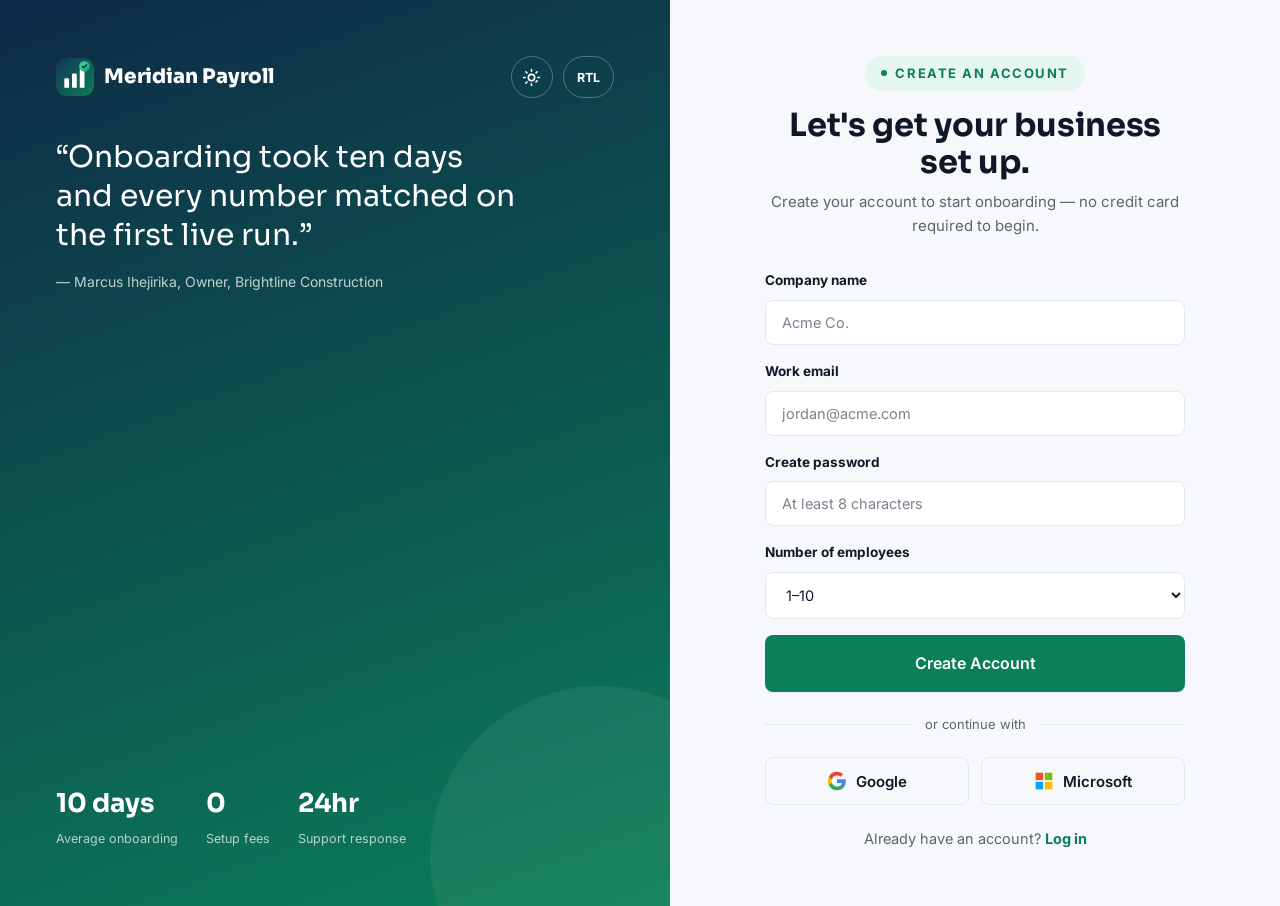
<file: register.html>
<!DOCTYPE html>
<html lang="en">
<head>
<meta charset="UTF-8">
<meta name="viewport" content="width=device-width, initial-scale=1.0">
<title>Create an Account | Meridian Payroll</title>
<link rel="icon" href="assets/images/logo/logo.svg" type="image/svg+xml">
<meta name="description" content="Create your Meridian Payroll business client account.">
<link rel="preconnect" href="https://fonts.googleapis.com">
<link rel="stylesheet" href="assets/css/style.css">
<link rel="stylesheet" href="assets/css/responsive.css">
<link rel="stylesheet" href="assets/css/components.css">
</head>
<body>
  <div id="page-loader" aria-hidden="true">
    <img src="assets/images/logo/logo.svg" alt="" class="loader-mark">
    <div class="loader-bar"></div>
  </div>
    <div class="auth-shell">
      <div class="auth-visual anim-fade-in">
        <div>
          <div class="auth-brand-row">
            <a href="index.html" class="brand"><img src="assets/images/logo/logo.svg" alt="Meridian Payroll logo" class="brand-mark-img"><span>Meridian Payroll</span></a>
            <div class="auth-controls">
              <button class="theme-toggle" aria-label="Switch to dark mode" type="button"><svg class="icon-sun" viewBox="0 0 24 24" fill="none" stroke="currentColor" stroke-width="2" stroke-linecap="round"><circle cx="12" cy="12" r="4"/><path d="M12 2v2M12 20v2M4.93 4.93l1.41 1.41M17.66 17.66l1.41-1.41M2 12h2M20 12h2M4.93 19.07l1.41-1.41M17.66 6.34l1.41-1.41"/></svg><svg class="icon-moon" viewBox="0 0 24 24" fill="none" stroke="currentColor" stroke-width="2" stroke-linecap="round" stroke-linejoin="round"><path d="M21 12.79A9 9 0 1 1 11.21 3 7 7 0 0 0 21 12.79z"/></svg></button>
              <button class="dir-toggle" aria-label="Switch to right-to-left" type="button"><span class="dir-label">RTL</span></button>
            </div>
          </div>
          <p class="auth-quote anim-fade-up anim-delay-1">&ldquo;Onboarding took ten days and every number matched on the first live run.&rdquo;</p>
          <p class="auth-quote-by anim-fade-up anim-delay-2">&mdash; Marcus Ihejirika, Owner, Brightline Construction</p>
        </div>
        <div class="auth-stats anim-fade-up anim-delay-3">
          <div><strong>10 days</strong><span>Average onboarding</span></div>
          <div><strong>0</strong><span>Setup fees</span></div>
          <div><strong>24hr</strong><span>Support response</span></div>
        </div>
      </div>
      <div class="auth-form-side">
        <div class="auth-form-wrap anim-fade-up">
          <span class="eyebrow">Create an Account</span>
          <h1>Let's get your business set up.</h1>
          <p class="lede">Create your account to start onboarding — no credit card required to begin.</p>
          <form>
            <div class="form-field">
              <label for="r-company">Company name</label>
              <input id="r-company" type="text" placeholder="Acme Co.">
            </div>
            <div class="form-field">
              <label for="r-email">Work email</label>
              <input id="r-email" type="email" placeholder="jordan@acme.com">
            </div>
            <div class="form-field password-field">
              <label for="r-password">Create password</label>
              <input id="r-password" type="password" placeholder="At least 8 characters">
              <button type="button" class="password-toggle" aria-label="Show password"><svg viewBox="0 0 24 24" fill="none" stroke="currentColor" stroke-width="2" stroke-linecap="round" stroke-linejoin="round"><path d="M1 12s4-7 11-7 11 7 11 7-4 7-11 7-11-7-11-7z"/><circle cx="12" cy="12" r="3"/></svg></button>
            </div>
            <div class="form-field">
              <label for="r-size">Number of employees</label>
              <select id="r-size"><option>1&ndash;10</option><option>11&ndash;50</option><option>51&ndash;200</option><option>200+</option></select>
            </div>
            <a href="dashboard.html" class="btn btn-primary btn-lg" style="width:100%;">Create Account</a>
          </form>
          <div class="auth-divider">or continue with</div>
          <div class="social-auth">
            <button type="button" class="btn btn-outline"><svg viewBox="0 0 24 24"><path fill="#4285F4" d="M22.6 12.25c0-.78-.07-1.53-.2-2.25H12v4.26h5.92a5.06 5.06 0 0 1-2.2 3.32v2.77h3.56c2.08-1.92 3.28-4.74 3.28-8.1z"/><path fill="#34A853" d="M12 23c2.97 0 5.46-.98 7.28-2.66l-3.56-2.77c-.99.66-2.25 1.06-3.72 1.06-2.86 0-5.29-1.93-6.16-4.53H2.18v2.85A11 11 0 0 0 12 23z"/><path fill="#FBBC05" d="M5.84 14.1a6.6 6.6 0 0 1 0-4.2V7.05H2.18a11 11 0 0 0 0 9.9z"/><path fill="#EA4335" d="M12 5.38c1.62 0 3.06.56 4.21 1.64l3.15-3.15C17.45 2.09 14.97 1 12 1a11 11 0 0 0-9.82 6.05l3.66 2.85c.87-2.6 3.3-4.52 6.16-4.52z"/></svg> Google</button>
            <button type="button" class="btn btn-outline"><svg viewBox="0 0 24 24"><rect x="2" y="2" width="9" height="9" fill="#F35325"/><rect x="13" y="2" width="9" height="9" fill="#81BC06"/><rect x="2" y="13" width="9" height="9" fill="#05A6F0"/><rect x="13" y="13" width="9" height="9" fill="#FFBA08"/></svg> Microsoft</button>
          </div>
          <p class="auth-switch">Already have an account? <a href="login.html">Log in</a></p>
        </div>
      </div>
    </div>

<script src="assets/js/main.js"></script>
</body>
</html>
</file>
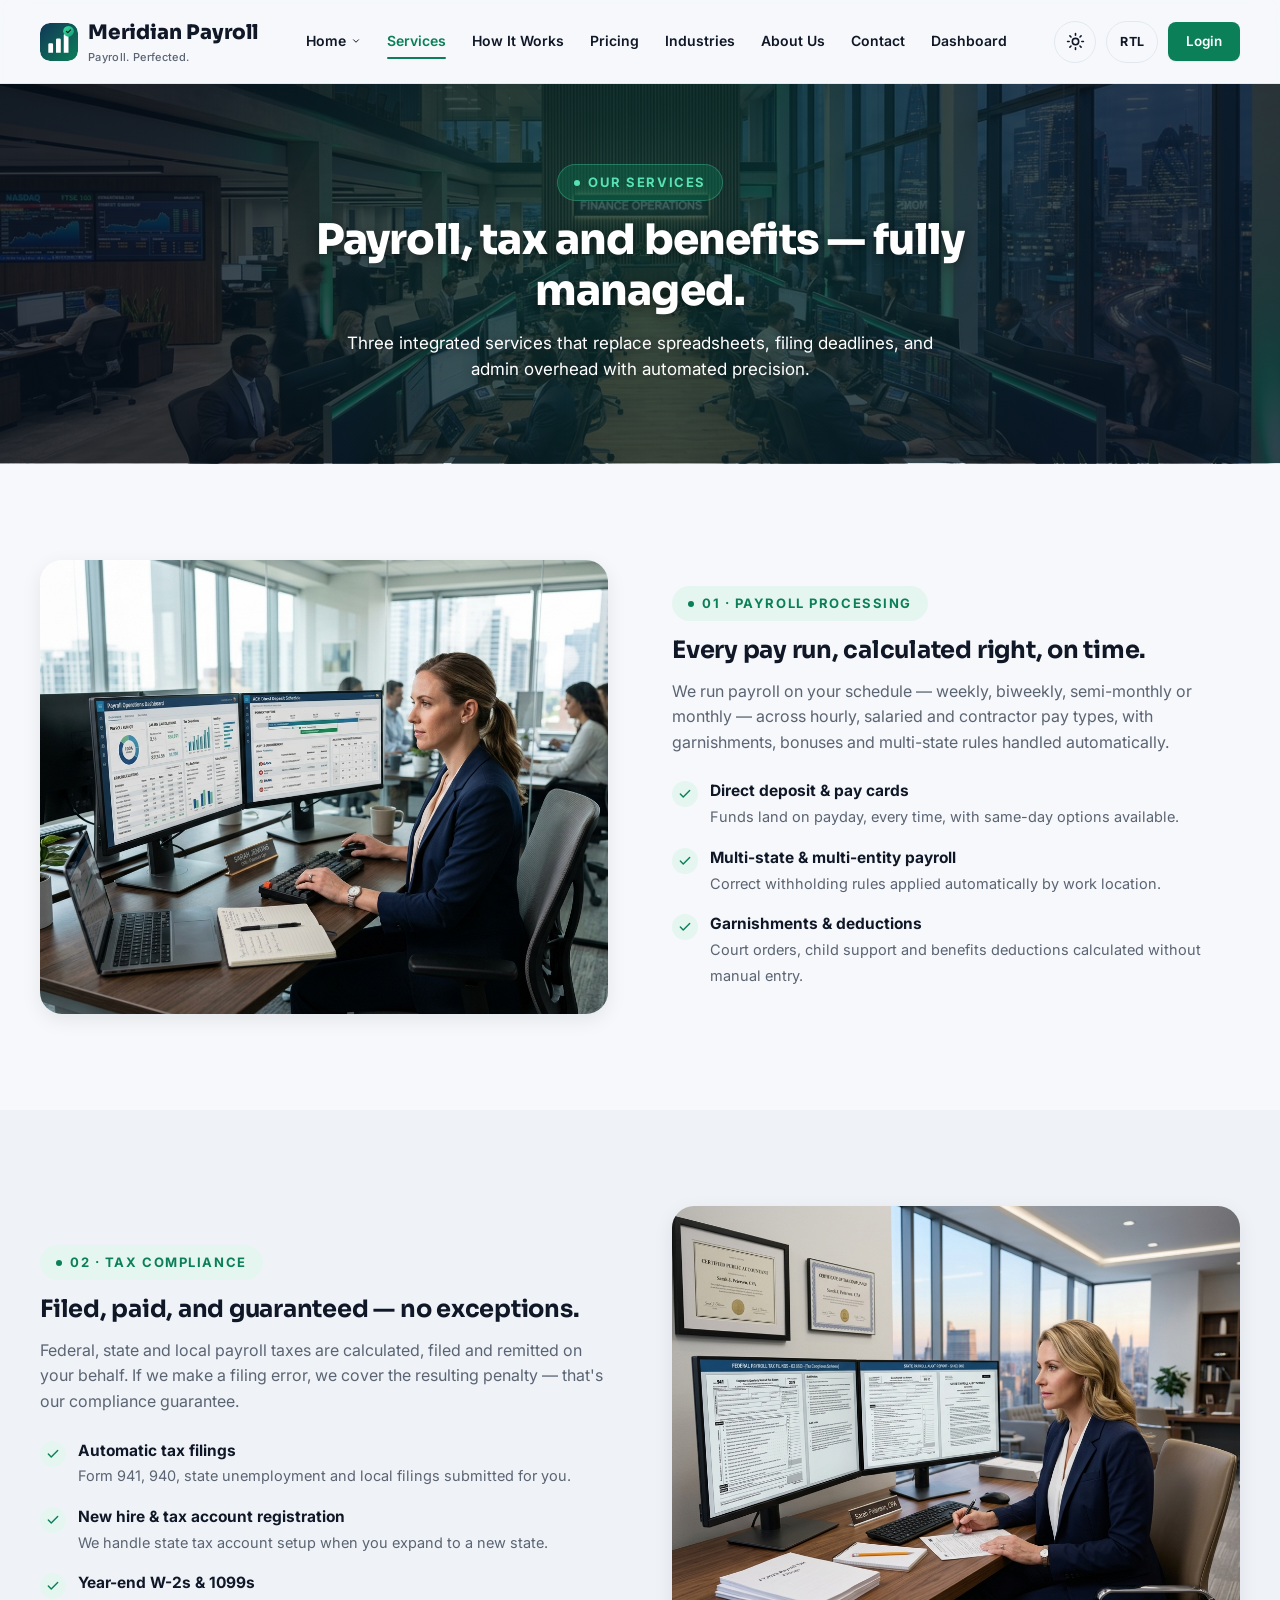
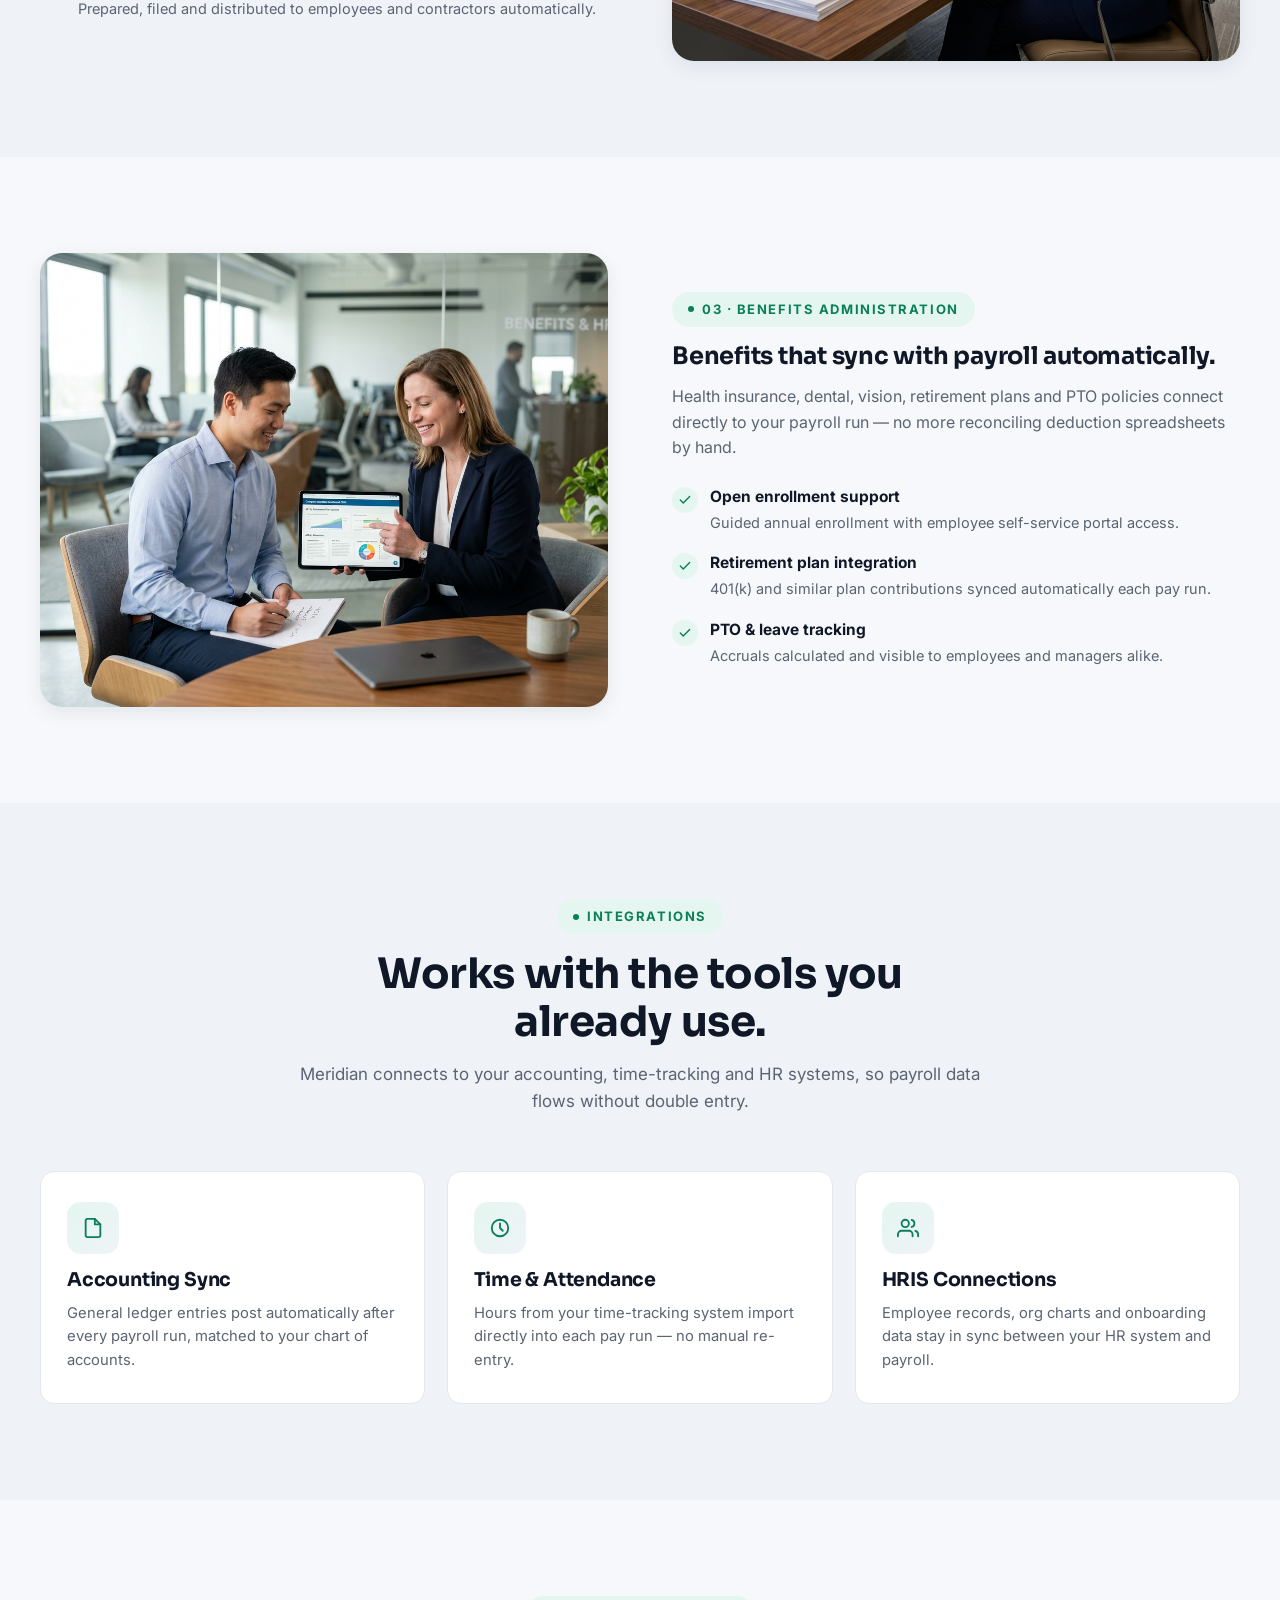
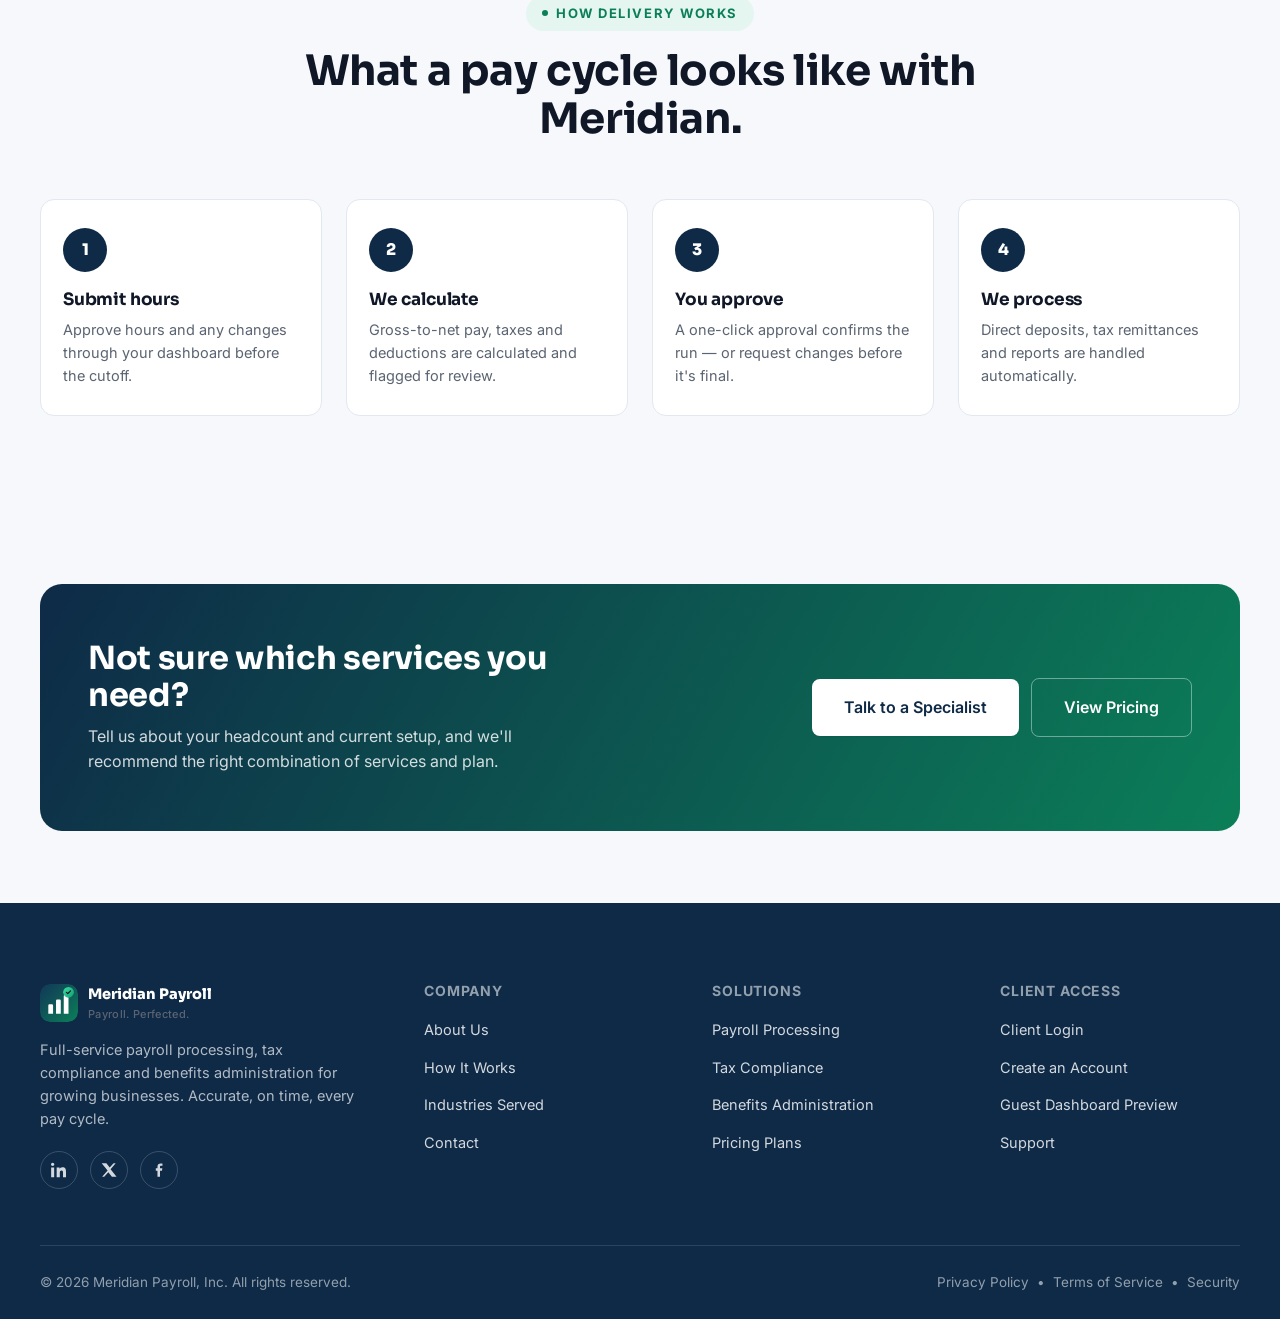
<file: services.html>
<!DOCTYPE html>
<html lang="en">
<head>
<meta charset="UTF-8">
<meta name="viewport" content="width=device-width, initial-scale=1.0">
<title>Services | Meridian Payroll</title>
<link rel="icon" href="assets/images/logo/logo.svg" type="image/svg+xml">
<meta name="description" content="Payroll processing, tax compliance and benefits administration services.">
<link rel="preconnect" href="https://fonts.googleapis.com">
<link rel="stylesheet" href="assets/css/style.css">
<link rel="stylesheet" href="assets/css/responsive.css">
<link rel="stylesheet" href="assets/css/components.css">
</head>
<body>
  <div id="page-loader" aria-hidden="true">
    <img src="assets/images/logo/logo.svg" alt="" class="loader-mark">
    <div class="loader-bar"></div>
  </div>
  <!-- ===================== HEADER / NAVBAR ===================== -->
  <header class="site-header">
    <div class="container">
      <a href="index.html" class="brand">
        <img src="assets/images/logo/logo.svg" alt="Meridian Payroll logo" class="brand-mark-img">
        <span>
          Meridian Payroll
          <span class="brand-tag">Payroll. Perfected.</span>
        </span>
      </a>

      <nav class="nav-primary" aria-label="Primary">
        <div class="nav-item has-dropdown">
          <a href="index.html" class="nav-link" data-nav-page="index.html">
            Home
            <svg class="nav-caret" viewBox="0 0 24 24" fill="none" stroke="currentColor" stroke-width="2.4" stroke-linecap="round" stroke-linejoin="round"><path d="M6 9l6 6 6-6"/></svg>
          </a>
          <div class="nav-dropdown">
            <a href="index.html" data-nav-page="index.html">Home 1<span class="sub">Classic overview</span></a>
            <a href="home-2.html" data-nav-page="home-2.html">Home 2<span class="sub">Alternate layout</span></a>
          </div>
        </div>
        <div class="nav-item">
          <a href="services.html" class="nav-link" data-nav-page="services.html">Services</a>
        </div>
        <div class="nav-item">
          <a href="how-it-works.html" class="nav-link" data-nav-page="how-it-works.html">How It Works</a>
        </div>
        <div class="nav-item">
          <a href="pricing.html" class="nav-link" data-nav-page="pricing.html">Pricing</a>
        </div>
        <div class="nav-item">
          <a href="industries.html" class="nav-link" data-nav-page="industries.html">Industries</a>
        </div>
        <div class="nav-item">
          <a href="about.html" class="nav-link" data-nav-page="about.html">About Us</a>
        </div>
        <div class="nav-item">
          <a href="contact.html" class="nav-link" data-nav-page="contact.html">Contact</a>
        </div>
        <div class="nav-item">
          <a href="dashboard.html" class="nav-link" data-nav-page="dashboard.html">Dashboard</a>
        </div>
      </nav>

      <div class="header-actions">
        <button class="theme-toggle" aria-label="Switch to dark mode" type="button">
          <svg class="icon-sun" viewBox="0 0 24 24" fill="none" stroke="currentColor" stroke-width="2" stroke-linecap="round"><circle cx="12" cy="12" r="4"/><path d="M12 2v2M12 20v2M4.93 4.93l1.41 1.41M17.66 17.66l1.41 1.41M2 12h2M20 12h2M4.93 19.07l1.41-1.41M17.66 6.34l1.41-1.41"/></svg>
          <svg class="icon-moon" viewBox="0 0 24 24" fill="none" stroke="currentColor" stroke-width="2" stroke-linecap="round" stroke-linejoin="round"><path d="M21 12.79A9 9 0 1 1 11.21 3 7 7 0 0 0 21 12.79z"/></svg>
        </button>

        <button class="dir-toggle" aria-label="Switch to right-to-left" type="button">
          <span class="dir-label">RTL</span>
        </button>

        <a href="login.html" class="btn btn-primary btn-sm" data-nav-page="login.html">Login</a>

        <button class="hamburger" aria-label="Open menu" aria-expanded="false" type="button">
          <span></span>
        </button>
      </div>
    </div>
  </header>

  <!-- ===================== MOBILE NAV ===================== -->
  <div class="mobile-nav" aria-label="Mobile navigation">
    <div class="mobile-nav-top">
      <a href="index.html" class="brand">
        <img src="assets/images/logo/logo.svg" alt="Meridian Payroll logo" class="brand-mark-img">
        <span>
          Meridian Payroll
          <span class="brand-tag">Payroll. Perfected.</span>
        </span>
      </a>
      <button class="mobile-nav-close" aria-label="Close menu" type="button">
        <svg viewBox="0 0 24 24" fill="none" stroke="currentColor" stroke-width="2.2" stroke-linecap="round" stroke-linejoin="round" width="22" height="22"><path d="M18 6L6 18M6 6l12 12"/></svg>
      </button>
    </div>
    <div class="mobile-nav-links">
      <div class="mobile-dropdown-toggle mobile-nav-link" data-nav-page="index.html" role="button" tabindex="0">
        <span>Home</span>
        <svg class="mobile-caret" viewBox="0 0 24 24" fill="none" stroke="currentColor" stroke-width="2.4" stroke-linecap="round" stroke-linejoin="round"><path d="M6 9l6 6 6-6"/></svg>
      </div>
      <div class="mobile-submenu">
        <a href="index.html" data-nav-page="index.html">Home 1 &mdash; Classic overview</a>
        <a href="home-2.html" data-nav-page="home-2.html">Home 2 &mdash; Alternate layout</a>
      </div>
      <a href="services.html" class="mobile-nav-link" data-nav-page="services.html">Services</a>
      <a href="how-it-works.html" class="mobile-nav-link" data-nav-page="how-it-works.html">How It Works</a>
      <a href="pricing.html" class="mobile-nav-link" data-nav-page="pricing.html">Pricing</a>
      <a href="industries.html" class="mobile-nav-link" data-nav-page="industries.html">Industries</a>
      <a href="about.html" class="mobile-nav-link" data-nav-page="about.html">About Us</a>
      <a href="contact.html" class="mobile-nav-link" data-nav-page="contact.html">Contact</a>
      <a href="dashboard.html" class="mobile-nav-link" data-nav-page="dashboard.html">Dashboard</a>
    </div>
    <div class="mobile-nav-footer">
      <div class="mobile-nav-toggles">
        <button class="theme-toggle" aria-label="Switch to dark mode" type="button">
          <svg class="icon-sun" viewBox="0 0 24 24" fill="none" stroke="currentColor" stroke-width="2" stroke-linecap="round"><circle cx="12" cy="12" r="4"/><path d="M12 2v2M12 20v2M4.93 4.93l1.41 1.41M17.66 17.66l1.41-1.41M2 12h2M20 12h2M4.93 19.07l1.41-1.41M17.66 6.34l1.41-1.41"/></svg>
          <svg class="icon-moon" viewBox="0 0 24 24" fill="none" stroke="currentColor" stroke-width="2" stroke-linecap="round" stroke-linejoin="round"><path d="M21 12.79A9 9 0 1 1 11.21 3 7 7 0 0 0 21 12.79z"/></svg>
          <span class="theme-label">Theme Mode</span>
        </button>
        <button class="dir-toggle" aria-label="Switch to right-to-left" type="button">
          <span class="dir-label">RTL</span>
        </button>
      </div>
      <a href="login.html" class="btn btn-primary" data-nav-page="login.html">Login</a>
    </div>
  </div>

  

  <main>

    <!-- 1. HERO -->
    <section class="inner-page-hero hero hero-services">
      <div class="container">
        <div class="anim-fade-up">
          <span class="eyebrow">Our Services</span>
          <h1>Payroll, tax and benefits &mdash; fully managed.</h1>
          <p class="lede">Three integrated services that replace spreadsheets, filing deadlines, and admin overhead with automated precision.</p>
        </div>
      </div>
    </section>

    <!-- 2. PAYROLL PROCESSING -->
    <section class="section">
      <div class="container">
        <div class="split">
          <img src="assets/images/sections/payroll-calculations.jpg" alt="Payroll operations specialist managing automated salary calculations and direct deposit disbursements" loading="lazy" data-reveal>
          <div data-reveal>
            <span class="eyebrow">01 · Payroll Processing</span>
            <h2 style="margin-top:16px;">Every pay run, calculated right, on time.</h2>
            <p style="margin-top:14px; color:var(--color-text-muted); font-size:16px;">We run payroll on your schedule — weekly, biweekly, semi-monthly or monthly — across hourly, salaried and contractor pay types, with garnishments, bonuses and multi-state rules handled automatically.</p>
            <ul class="list-check">
              <li><span class="check"><svg viewBox="0 0 24 24" fill="none" stroke="currentColor" stroke-width="2.4" stroke-linecap="round" stroke-linejoin="round"><path d="M20 6L9 17l-5-5"/></svg></span><div><strong>Direct deposit & pay cards</strong><span class="desc">Funds land on payday, every time, with same-day options available.</span></div></li>
              <li><span class="check"><svg viewBox="0 0 24 24" fill="none" stroke="currentColor" stroke-width="2.4" stroke-linecap="round" stroke-linejoin="round"><path d="M20 6L9 17l-5-5"/></svg></span><div><strong>Multi-state & multi-entity payroll</strong><span class="desc">Correct withholding rules applied automatically by work location.</span></div></li>
              <li><span class="check"><svg viewBox="0 0 24 24" fill="none" stroke="currentColor" stroke-width="2.4" stroke-linecap="round" stroke-linejoin="round"><path d="M20 6L9 17l-5-5"/></svg></span><div><strong>Garnishments & deductions</strong><span class="desc">Court orders, child support and benefits deductions calculated without manual entry.</span></div></li>
            </ul>
          </div>
        </div>
      </div>
    </section>

    <!-- 3. TAX COMPLIANCE -->
    <section class="section" style="background:var(--color-surface-alt);">
      <div class="container">
        <div class="split">
          <div data-reveal>
            <span class="eyebrow">02 · Tax Compliance</span>
            <h2 style="margin-top:16px;">Filed, paid, and guaranteed — no exceptions.</h2>
            <p style="margin-top:14px; color:var(--color-text-muted); font-size:16px;">Federal, state and local payroll taxes are calculated, filed and remitted on your behalf. If we make a filing error, we cover the resulting penalty — that's our compliance guarantee.</p>
            <ul class="list-check">
              <li><span class="check"><svg viewBox="0 0 24 24" fill="none" stroke="currentColor" stroke-width="2.4" stroke-linecap="round" stroke-linejoin="round"><path d="M20 6L9 17l-5-5"/></svg></span><div><strong>Automatic tax filings</strong><span class="desc">Form 941, 940, state unemployment and local filings submitted for you.</span></div></li>
              <li><span class="check"><svg viewBox="0 0 24 24" fill="none" stroke="currentColor" stroke-width="2.4" stroke-linecap="round" stroke-linejoin="round"><path d="M20 6L9 17l-5-5"/></svg></span><div><strong>New hire & tax account registration</strong><span class="desc">We handle state tax account setup when you expand to a new state.</span></div></li>
              <li><span class="check"><svg viewBox="0 0 24 24" fill="none" stroke="currentColor" stroke-width="2.4" stroke-linecap="round" stroke-linejoin="round"><path d="M20 6L9 17l-5-5"/></svg></span><div><strong>Year-end W-2s & 1099s</strong><span class="desc">Prepared, filed and distributed to employees and contractors automatically.</span></div></li>
            </ul>
          </div>
          <img src="assets/images/sections/tax-compliance.jpg" alt="Certified tax compliance CPA reviewing federal and state payroll tax filings" loading="lazy" data-reveal>
        </div>
      </div>
    </section>

    <!-- 4. BENEFITS ADMINISTRATION -->
    <section class="section">
      <div class="container">
        <div class="split">
          <img src="assets/images/sections/benefits-sync.jpg" alt="Corporate HR director and employee reviewing benefits enrollment and retirement options" loading="lazy" data-reveal>
          <div data-reveal>
            <span class="eyebrow">03 · Benefits Administration</span>
            <h2 style="margin-top:16px;">Benefits that sync with payroll automatically.</h2>
            <p style="margin-top:14px; color:var(--color-text-muted); font-size:16px;">Health insurance, dental, vision, retirement plans and PTO policies connect directly to your payroll run — no more reconciling deduction spreadsheets by hand.</p>
            <ul class="list-check">
              <li><span class="check"><svg viewBox="0 0 24 24" fill="none" stroke="currentColor" stroke-width="2.4" stroke-linecap="round" stroke-linejoin="round"><path d="M20 6L9 17l-5-5"/></svg></span><div><strong>Open enrollment support</strong><span class="desc">Guided annual enrollment with employee self-service portal access.</span></div></li>
              <li><span class="check"><svg viewBox="0 0 24 24" fill="none" stroke="currentColor" stroke-width="2.4" stroke-linecap="round" stroke-linejoin="round"><path d="M20 6L9 17l-5-5"/></svg></span><div><strong>Retirement plan integration</strong><span class="desc">401(k) and similar plan contributions synced automatically each pay run.</span></div></li>
              <li><span class="check"><svg viewBox="0 0 24 24" fill="none" stroke="currentColor" stroke-width="2.4" stroke-linecap="round" stroke-linejoin="round"><path d="M20 6L9 17l-5-5"/></svg></span><div><strong>PTO & leave tracking</strong><span class="desc">Accruals calculated and visible to employees and managers alike.</span></div></li>
            </ul>
          </div>
        </div>
      </div>
    </section>

    <!-- 5. INTEGRATIONS -->
    <section class="section" style="background:var(--color-surface-alt);">
      <div class="container">
        <div class="section-head center" data-reveal>
          <span class="eyebrow">Integrations</span>
          <h2>Works with the tools you already use.</h2>
          <p>Meridian connects to your accounting, time-tracking and HR systems, so payroll data flows without double entry.</p>
        </div>
        <div class="bento">
          <div class="card service-card" data-reveal><div class="icon-tile"><svg viewBox="0 0 24 24" fill="none" stroke="currentColor" stroke-width="2" stroke-linecap="round" stroke-linejoin="round"><path d="M14 2H6a2 2 0 0 0-2 2v16a2 2 0 0 0 2 2h12a2 2 0 0 0 2-2V8z"/><path d="M14 2v6h6"/></svg></div><h3>Accounting Sync</h3><p>General ledger entries post automatically after every payroll run, matched to your chart of accounts.</p></div>
          <div class="card service-card" data-reveal data-reveal-delay="1"><div class="icon-tile"><svg viewBox="0 0 24 24" fill="none" stroke="currentColor" stroke-width="2" stroke-linecap="round" stroke-linejoin="round"><circle cx="12" cy="12" r="9"/><path d="M12 7v5l3 3"/></svg></div><h3>Time & Attendance</h3><p>Hours from your time-tracking system import directly into each pay run — no manual re-entry.</p></div>
          <div class="card service-card" data-reveal data-reveal-delay="2"><div class="icon-tile"><svg viewBox="0 0 24 24" fill="none" stroke="currentColor" stroke-width="2" stroke-linecap="round" stroke-linejoin="round"><path d="M17 21v-2a4 4 0 0 0-4-4H5a4 4 0 0 0-4 4v2"/><circle cx="9" cy="7" r="4"/><path d="M23 21v-2a4 4 0 0 0-3-3.87M16 3.13a4 4 0 0 1 0 7.75"/></svg></div><h3>HRIS Connections</h3><p>Employee records, org charts and onboarding data stay in sync between your HR system and payroll.</p></div>
        </div>
      </div>
    </section>

    <!-- 6. SERVICE DELIVERY PROCESS -->
    <section class="section">
      <div class="container">
        <div class="section-head center" data-reveal>
          <span class="eyebrow">How Delivery Works</span>
          <h2>What a pay cycle looks like with Meridian.</h2>
        </div>
        <div class="process-grid">
          <div class="process-step card" data-reveal><span class="step-num">1</span><h3>Submit hours</h3><p>Approve hours and any changes through your dashboard before the cutoff.</p></div>
          <div class="process-step card" data-reveal data-reveal-delay="1"><span class="step-num">2</span><h3>We calculate</h3><p>Gross-to-net pay, taxes and deductions are calculated and flagged for review.</p></div>
          <div class="process-step card" data-reveal data-reveal-delay="2"><span class="step-num">3</span><h3>You approve</h3><p>A one-click approval confirms the run — or request changes before it's final.</p></div>
          <div class="process-step card" data-reveal data-reveal-delay="3"><span class="step-num">4</span><h3>We process</h3><p>Direct deposits, tax remittances and reports are handled automatically.</p></div>
        </div>
      </div>
    </section>

    <!-- 7. CTA -->
    <section class="section">
      <div class="container">
        <div class="cta-banner" data-reveal>
          <div>
            <h2>Not sure which services you need?</h2>
            <p>Tell us about your headcount and current setup, and we'll recommend the right combination of services and plan.</p>
          </div>
          <div class="cta-banner-actions">
            <a href="contact.html" class="btn btn-primary btn-lg">Talk to a Specialist</a>
            <a href="pricing.html" class="btn btn-outline btn-lg">View Pricing</a>
          </div>
        </div>
      </div>
    </section>

  </main>

  <!-- ===================== FOOTER ===================== -->
  <footer class="site-footer">
    <div class="container">
      <div class="footer-grid">
        <div class="footer-col footer-brand">
          <a href="index.html" class="brand" style="color:#fff;">
            <img src="assets/images/logo/logo.svg" alt="Meridian Payroll logo" class="brand-mark-img">
            <span>
              Meridian Payroll
              <span class="brand-tag">Payroll. Perfected.</span>
            </span>
          </a>
          <p>Full-service payroll processing, tax compliance and benefits administration for growing businesses. Accurate, on time, every pay cycle.</p>
          <div class="footer-socials" style="margin-top:20px;">
            <a href="#" aria-label="LinkedIn"><svg viewBox="0 0 24 24" fill="currentColor"><path d="M4.98 3.5C4.98 4.88 3.87 6 2.5 6S0 4.88 0 3.5 1.12 1 2.5 1s2.48 1.12 2.48 2.5zM.24 8.25h4.5V23H.24V8.25zM8.5 8.25h4.31v2.02h.06c.6-1.13 2.07-2.32 4.26-2.32 4.55 0 5.39 3 5.39 6.9V23h-4.5v-6.7c0-1.6-.03-3.66-2.23-3.66-2.23 0-2.57 1.74-2.57 3.55V23H8.5V8.25z"/></svg></a>
            <a href="#" aria-label="Twitter/X"><svg viewBox="0 0 24 24" fill="currentColor"><path d="M18.9 2H22l-7.6 8.7L23.3 22h-6.9l-5.4-6.6L4.8 22H1.7l8.2-9.3L1 2h7.1l4.9 6.1L18.9 2z"/></svg></a>
            <a href="#" aria-label="Facebook"><svg viewBox="0 0 24 24" fill="currentColor"><path d="M13.5 22v-9h3l.5-3.5h-3.5V7.4c0-1 .3-1.7 1.8-1.7h1.9V2.5C16.9 2.4 15.7 2.3 14.4 2.3c-2.8 0-4.7 1.7-4.7 4.8v2.4H7.2V13h2.5v9h3.8z"/></svg></a>
          </div>
        </div>

        <div class="footer-col">
          <h4>Company</h4>
          <ul>
            <li><a href="about.html">About Us</a></li>
            <li><a href="how-it-works.html">How It Works</a></li>
            <li><a href="industries.html">Industries Served</a></li>
            <li><a href="contact.html">Contact</a></li>
          </ul>
        </div>

        <div class="footer-col">
          <h4>Solutions</h4>
          <ul>
            <li><a href="services.html">Payroll Processing</a></li>
            <li><a href="services.html">Tax Compliance</a></li>
            <li><a href="services.html">Benefits Administration</a></li>
            <li><a href="pricing.html">Pricing Plans</a></li>
          </ul>
        </div>

        <div class="footer-col">
          <h4>Client Access</h4>
          <ul>
            <li><a href="login.html">Client Login</a></li>
            <li><a href="register.html">Create an Account</a></li>
            <li><a href="dashboard.html">Guest Dashboard Preview</a></li>
            <li><a href="contact.html">Support</a></li>
          </ul>
        </div>
      </div>

      <div class="footer-bottom">
        <p>&copy; 2026 Meridian Payroll, Inc. All rights reserved.</p>
        <p>Privacy Policy &nbsp;•&nbsp; Terms of Service &nbsp;•&nbsp; Security</p>
      </div>
    </div>
  </footer>

  <button class="back-to-top" aria-label="Back to top" type="button">
    <svg viewBox="0 0 24 24" fill="none" stroke="currentColor" stroke-width="2.2" stroke-linecap="round" stroke-linejoin="round"><path d="M12 19V5M5 12l7-7 7 7"/></svg>
  </button>
<script src="assets/js/main.js"></script>
</body>
</html>
</file>
<file: assets/css/style.css>
/* ==========================================================================
   MERIDIAN PAYROLL — GLOBAL STYLES / DESIGN TOKENS
   Corporate, precise, trustworthy B2B payroll & compliance platform.
   ========================================================================== */

@import url('https://fonts.googleapis.com/css2?family=Sora:wght@400;500;600;700;800&family=Inter:wght@400;500;600;700&display=swap');

/* --------------------------------------------------------------------------
   1. DESIGN TOKENS — LIGHT MODE (default)
   -------------------------------------------------------------------------- */
:root {
  /* Brand */
  --color-primary: #0E2A47;         /* deep navy - authority, trust */
  --color-primary-600: #123657;
  --color-primary-700: #0A1F35;
  --color-accent: #0E9F6E;          /* emerald - growth, payroll/finance */
  --color-accent-600: #0B7F58;
  --color-accent-soft: #E4F6EF;
  --color-gold: #B8912E;            /* premium accent, sparingly */
  --color-gold-soft: #F6EFDD;

  /* Surfaces */
  --color-bg: #F6F8FB;
  --color-surface: #FFFFFF;
  --color-surface-alt: #EFF3F8;
  --color-border: #E2E8F0;

  /* Text */
  --color-text: #101828;
  --color-text-muted: #5B6472;
  --color-text-inverse: #F7F9FC;

  /* Status */
  --color-success: #15803D;
  --color-warning: #B45309;
  --color-error: #B91C1C;

  /* Solid button fill — deliberately theme-independent.
     Verified >=5:1 contrast with white text in both light and dark mode
     (bright dark-mode accent greens fail AA when used as a solid fill). */
  --color-btn-fill: #0B7F58;
  --color-btn-fill-hover: #095F42;

  /* Elevation */
  --shadow-sm: 0 1px 2px rgba(16, 24, 40, 0.06);
  --shadow-md: 0 6px 20px rgba(16, 24, 40, 0.08);
  --shadow-lg: 0 20px 45px rgba(14, 42, 71, 0.14);

  /* Radius */
  --radius-sm: 8px;
  --radius-md: 14px;
  --radius-lg: 22px;
  --radius-pill: 999px;

  /* Type */
  --font-heading: 'Sora', 'Segoe UI', sans-serif;
  --font-body: 'Inter', 'Segoe UI', sans-serif;

  /* Layout */
  --container-max: 1280px;
  --header-height: 84px;

  /* Motion */
  --ease-premium: cubic-bezier(0.22, 1, 0.36, 1);
  --dur-fast: 180ms;
  --dur-med: 420ms;
  --dur-slow: 800ms;
}

/* --------------------------------------------------------------------------
   2. DESIGN TOKENS — DARK MODE
   -------------------------------------------------------------------------- */
[data-theme="dark"] {
  --color-primary: #EAF1F8;
  --color-primary-600: #C9D9EA;
  --color-primary-700: #FFFFFF;
  --color-accent: #22C08C;
  --color-accent-600: #3FDDA6;
  --color-accent-soft: #103328;
  --color-gold: #E4C468;
  --color-gold-soft: #2A2412;

  --color-bg: #0A1420;
  --color-surface: #101B2D;
  --color-surface-alt: #16233A;
  --color-border: #223047;

  --color-text: #F1F5F9;
  --color-text-muted: #97A4B8;
  --color-text-inverse: #0A1420;

  --color-success: #34D399;
  --color-warning: #FBBF24;
  --color-error: #F87171;

  --shadow-sm: 0 1px 2px rgba(0, 0, 0, 0.35);
  --shadow-md: 0 10px 30px rgba(0, 0, 0, 0.45);
  --shadow-lg: 0 25px 60px rgba(0, 0, 0, 0.55);
}

/* --------------------------------------------------------------------------
   3. RESET / BASE
   -------------------------------------------------------------------------- */
* { box-sizing: border-box; margin: 0; padding: 0; }

html {
  scroll-behavior: smooth;
  -webkit-text-size-adjust: 100%;
}

html, body { max-width: 100%; overflow-x: clip; }

body {
  font-family: var(--font-body);
  background-color: var(--color-bg);
  color: var(--color-text);
  line-height: 1.6;
  -webkit-font-smoothing: antialiased;
  transition: background-color var(--dur-med) var(--ease-premium), color var(--dur-med) var(--ease-premium);
}

img { max-width: 100%; display: block; }

a { color: inherit; text-decoration: none; }

button { font-family: inherit; cursor: pointer; border: none; background: none; }

ul, ol { list-style: none; }

h1, h2, h3, h4, h5, h6 {
  font-family: var(--font-heading);
  color: var(--color-text);
  line-height: 1.15;
  letter-spacing: -0.01em;
  font-weight: 700;
}

::selection { background: var(--color-accent); color: #fff; }

/* Focus visibility (a11y) */
a:focus-visible, button:focus-visible, input:focus-visible, textarea:focus-visible, select:focus-visible {
  outline: 2px solid var(--color-accent);
  outline-offset: 2px;
}

/* Respect reduced motion */
@media (prefers-reduced-motion: reduce) {
  *, *::before, *::after {
    animation-duration: 0.001ms !important;
    animation-iteration-count: 1 !important;
    transition-duration: 0.001ms !important;
    scroll-behavior: auto !important;
  }
}

/* --------------------------------------------------------------------------
   4. LAYOUT UTILITIES
   -------------------------------------------------------------------------- */
.container {
  width: 100%;
  max-width: var(--container-max);
  margin: 0 auto;
  padding: 0 24px;
}

@media (min-width: 1024px) { .container { padding: 0 40px; } }

.section { padding: 96px 0; }
@media (max-width: 767px) { .section { padding: 64px 0; } }

.eyebrow {
  display: inline-flex;
  align-items: center;
  gap: 8px;
  width: fit-content;
  max-width: fit-content;
  font-family: var(--font-body);
  font-size: 13px;
  font-weight: 700;
  letter-spacing: 0.12em;
  text-transform: uppercase;
  color: var(--color-accent-600);
  background: var(--color-accent-soft);
  padding: 7px 16px;
  border-radius: var(--radius-pill);
}

.eyebrow::before {
  content: "";
  width: 6px;
  height: 6px;
  border-radius: 50%;
  background: var(--color-accent-600);
  display: inline-block;
}

.text-muted { color: var(--color-text-muted); }

/* --------------------------------------------------------------------------
   5. BUTTONS
   -------------------------------------------------------------------------- */
.btn {
  display: inline-flex;
  align-items: center;
  justify-content: center;
  gap: 10px;
  font-family: var(--font-body);
  font-weight: 600;
  font-size: 15px;
  padding: 13px 26px;
  border-radius: var(--radius-sm);
  transition: transform var(--dur-fast) var(--ease-premium), box-shadow var(--dur-fast) var(--ease-premium), background-color var(--dur-fast) var(--ease-premium), color var(--dur-fast) var(--ease-premium), border-color var(--dur-fast) var(--ease-premium);
  white-space: nowrap;
}

.btn-primary {
  background: var(--color-btn-fill);
  color: #FFFFFF;
  box-shadow: var(--shadow-sm);
}
.btn-primary:hover { background: var(--color-btn-fill-hover); transform: translateY(-2px); box-shadow: var(--shadow-md); }

.btn-outline {
  background: transparent;
  color: var(--color-text);
  border: 1.5px solid var(--color-border);
}
.btn-outline:hover { border-color: var(--color-accent); color: var(--color-accent-600); transform: translateY(-2px); }

.btn-ghost {
  background: transparent;
  color: var(--color-text);
}
.btn-ghost:hover { color: var(--color-accent-600); }

.btn-lg { padding: 16px 32px; font-size: 16px; }
.btn-sm { padding: 9px 18px; font-size: 13.5px; }

/* --------------------------------------------------------------------------
   6. CARD BASE (consistent card system used across pages)
   -------------------------------------------------------------------------- */
.card {
  background: var(--color-surface);
  border: 1px solid var(--color-border);
  border-radius: var(--radius-md);
  transition: transform var(--dur-fast) var(--ease-premium), box-shadow var(--dur-fast) var(--ease-premium), border-color var(--dur-fast) var(--ease-premium);
}
.card:hover { transform: translateY(-4px); box-shadow: var(--shadow-md); border-color: transparent; }

/* --------------------------------------------------------------------------
   7. HEADER / NAVBAR
   -------------------------------------------------------------------------- */
.site-header {
  position: sticky;
  top: 0;
  z-index: 1000;
  height: var(--header-height);
  display: flex;
  align-items: center;
  background: rgba(246, 248, 251, 0.82);
  backdrop-filter: blur(14px);
  -webkit-backdrop-filter: blur(14px);
  border-bottom: 1px solid var(--color-border);
  transition: background-color var(--dur-med) var(--ease-premium), border-color var(--dur-med) var(--ease-premium);
}
[data-theme="dark"] .site-header { background: rgba(10, 20, 32, 0.82); }

.site-header .container { display: flex; align-items: center; justify-content: space-between; gap: 24px; }

.brand { display: flex; align-items: center; gap: 10px; font-family: var(--font-heading); font-weight: 800; font-size: 20px; color: var(--color-text); }
.brand-mark {
  width: 38px; height: 38px; border-radius: 10px;
  background: linear-gradient(135deg, var(--color-primary) 0%, var(--color-accent) 100%);
  display: flex; align-items: center; justify-content: center;
  color: #fff; font-family: var(--font-heading); font-weight: 800; font-size: 16px;
  flex-shrink: 0;
}
[data-theme="dark"] .brand-mark { background: linear-gradient(135deg, #1a2c44 0%, var(--color-accent) 100%); }

.brand-tag { display: block; font-family: var(--font-body); font-weight: 500; font-size: 11px; color: var(--color-text-muted); letter-spacing: 0.03em; }

/* Primary nav */
.nav-primary { display: none; align-items: center; gap: 4px; }
@media (min-width: 1280px) { .nav-primary { display: flex; } }

.brand-mark-img {
  width: 38px; height: 38px; border-radius: 10px;
  flex-shrink: 0; display: block;
  transition: transform var(--dur-fast) var(--ease-premium);
}
.brand:hover .brand-mark-img { transform: rotate(-6deg) scale(1.04); }

.nav-link {
  position: relative;
  display: flex;
  align-items: center;
  gap: 5px;
  padding: 9px 11px;
  font-size: 14px;
  font-weight: 600;
  color: var(--color-text);
  border-radius: var(--radius-sm);
  transition: color var(--dur-fast) ease, background-color var(--dur-fast) ease;
  white-space: nowrap;
}
.nav-link:hover { color: var(--color-accent-600); background: var(--color-accent-soft); }

.nav-link.is-active { color: var(--color-accent-600); }
.nav-link.is-active::after {
  content: "";
  position: absolute;
  left: 11px; right: 11px; bottom: 3px;
  height: 2px;
  border-radius: 2px;
  background: var(--color-accent-600);
}

.nav-caret { width: 10px; height: 10px; transition: transform var(--dur-fast) ease; }
.nav-item.has-dropdown:hover .nav-caret,
.nav-item.has-dropdown.is-open .nav-caret { transform: rotate(180deg); }

.nav-item { position: relative; }

.nav-dropdown {
  position: absolute;
  top: calc(100% + 10px);
  left: 0;
  min-width: 220px;
  background: var(--color-surface);
  border: 1px solid var(--color-border);
  border-radius: var(--radius-md);
  box-shadow: var(--shadow-lg);
  padding: 10px;
  opacity: 0;
  visibility: hidden;
  transform: translateY(8px);
  transition: opacity var(--dur-fast) var(--ease-premium), transform var(--dur-fast) var(--ease-premium), visibility var(--dur-fast);
}
.nav-item.has-dropdown:hover .nav-dropdown,
.nav-item.has-dropdown.is-open .nav-dropdown {
  opacity: 1; visibility: visible; transform: translateY(0);
}
.nav-dropdown a {
  display: flex; flex-direction: column; gap: 2px;
  padding: 10px 12px; border-radius: var(--radius-sm);
  font-size: 14px; font-weight: 600; color: var(--color-text);
}
.nav-dropdown a:hover { background: var(--color-accent-soft); color: var(--color-accent-600); }
.nav-dropdown a.is-active,
.nav-dropdown a.active {
  background: var(--color-accent-soft);
  color: var(--color-accent-600);
  font-weight: 700;
  border-inline-start: 3px solid var(--color-accent-600);
  padding-inline-start: 9px;
}
.nav-dropdown a span.sub { font-size: 12px; font-weight: 400; color: var(--color-text-muted); }
.nav-dropdown a.is-active span.sub,
.nav-dropdown a.active span.sub {
  color: var(--color-accent-700);
  font-weight: 500;
}

/* Header actions */
.header-actions { display: flex; align-items: center; gap: 10px; }

@media (max-width: 1279px) {
  .header-actions > .btn-primary,
  .header-actions > .theme-toggle,
  .header-actions > .dir-toggle { display: none; }
}

.theme-toggle {
  width: 42px; height: 42px;
  border-radius: 50%;
  border: 1px solid var(--color-border);
  display: flex; align-items: center; justify-content: center;
  color: var(--color-text);
  transition: border-color var(--dur-fast) ease, background-color var(--dur-fast) ease, transform var(--dur-fast) ease;
  flex-shrink: 0;
}
.theme-toggle:hover { border-color: var(--color-accent); transform: rotate(20deg); }
.theme-toggle svg { width: 19px; height: 19px; }
.theme-toggle .icon-moon { display: none; }
[data-theme="dark"] .theme-toggle .icon-sun { display: none; }
[data-theme="dark"] .theme-toggle .icon-moon { display: block; }

.dir-toggle {
  height: 42px;
  padding: 0 13px;
  border-radius: var(--radius-pill);
  border: 1px solid var(--color-border);
  display: flex; align-items: center; justify-content: center;
  color: var(--color-text);
  font-family: var(--font-body);
  font-weight: 700;
  font-size: 12.5px;
  letter-spacing: 0.02em;
  transition: border-color var(--dur-fast) ease, background-color var(--dur-fast) ease, color var(--dur-fast) ease;
  flex-shrink: 0;
}
.dir-toggle:hover { border-color: var(--color-accent); color: var(--color-accent-600); background: var(--color-accent-soft); }
.dir-toggle .dir-label { pointer-events: none; }

.hamburger {
  display: flex;
  width: 42px; height: 42px;
  border-radius: 50%;
  border: 1px solid var(--color-border);
  align-items: center; justify-content: center;
  flex-shrink: 0;
}
@media (min-width: 1280px) { .hamburger { display: none; } }
.hamburger span { display: block; width: 18px; height: 2px; background: var(--color-text); position: relative; transition: transform var(--dur-fast) ease, opacity var(--dur-fast) ease; }
.hamburger span::before, .hamburger span::after { content:""; position:absolute; width: 18px; height: 2px; background: var(--color-text); left: 0; transition: transform var(--dur-fast) ease, top var(--dur-fast) ease; }
.hamburger span::before { top: -6px; }
.hamburger span::after { top: 6px; }
.hamburger.is-active span { background: transparent; }
.hamburger.is-active span::before { top: 0; transform: rotate(45deg); }
.hamburger.is-active span::after { top: 0; transform: rotate(-45deg); }

/* --------------------------------------------------------------------------
   8. MOBILE NAV
   -------------------------------------------------------------------------- */
.mobile-nav {
  position: fixed;
  top: 0;
  right: 0;
  bottom: 0;
  left: 0;
  background: var(--color-bg);
  z-index: 1050;
  padding: 16px 20px 28px;
  overflow-y: auto;
  transform: none;
  display: none;
  flex-direction: column;
  box-sizing: border-box;
}
.mobile-nav.is-open { display: flex; }
@media (min-width: 1280px) { .mobile-nav { display: none !important; } }

.mobile-nav-top {
  display: flex;
  align-items: center;
  justify-content: space-between;
  padding-bottom: 14px;
  border-bottom: 1px solid var(--color-border);
  margin-bottom: 8px;
  flex-shrink: 0;
}
.mobile-nav-top .brand {
  font-size: 18px;
}
.mobile-nav-top .brand-mark-img {
  width: 36px;
  height: 36px;
}
.mobile-nav-close {
  width: 40px;
  height: 40px;
  border-radius: 50%;
  border: 1px solid var(--color-border);
  display: flex;
  align-items: center;
  justify-content: center;
  color: var(--color-text);
  cursor: pointer;
  background: transparent;
  flex-shrink: 0;
  transition: background-color var(--dur-fast) ease, border-color var(--dur-fast) ease, transform var(--dur-fast) ease;
}
.mobile-nav-close:hover {
  background: var(--color-accent-soft);
  border-color: var(--color-accent);
  color: var(--color-accent-600);
  transform: rotate(90deg);
}

.mobile-nav-links {
  display: flex;
  flex-direction: column;
  flex: 1 0 auto;
}

.mobile-nav-link {
  display: flex; align-items: center; justify-content: space-between;
  padding: 15px 4px;
  font-size: 16px; font-weight: 600;
  border-bottom: 1px solid var(--color-border);
  color: var(--color-text);
}
.mobile-nav-link.is-active { color: var(--color-accent-600); }
.mobile-nav-links > .mobile-nav-link:last-child,
.mobile-nav-links > *:last-child {
  border-bottom: none;
}

.mobile-dropdown-toggle .mobile-caret { width: 16px; height: 16px; transition: transform var(--dur-fast) ease; }
.mobile-dropdown-toggle.is-open .mobile-caret { transform: rotate(180deg); }

.mobile-submenu {
  max-height: 0;
  overflow: hidden;
  transition: max-height var(--dur-med) var(--ease-premium);
}
.mobile-submenu a {
  display: block;
  padding: 12px 4px 12px 16px;
  font-size: 14.5px; font-weight: 500;
  color: var(--color-text-muted);
  border-bottom: 1px solid var(--color-border);
}
.mobile-submenu a:hover, .mobile-submenu a.is-active, .mobile-submenu a.active { color: var(--color-accent-600); font-weight: 700; border-inline-start: 3px solid var(--color-accent-600); padding-inline-start: 13px; }

.mobile-nav-footer {
  margin-top: 16px;
  display: flex;
  flex-direction: column;
  gap: 12px;
  padding-top: 18px;
  border-top: 1px solid var(--color-border);
  flex-shrink: 0;
}

.mobile-nav-toggles {
  display: grid;
  grid-template-columns: 1fr 1fr;
  gap: 10px;
}

.mobile-nav-toggles .theme-toggle,
.mobile-nav-toggles .dir-toggle {
  width: 100%;
  height: 44px;
  border-radius: var(--radius-sm);
  display: inline-flex;
  align-items: center;
  justify-content: center;
  gap: 8px;
  background: var(--color-surface);
  color: var(--color-text);
  font-family: var(--font-body);
  font-size: 13px;
  font-weight: 600;
  border: 1px solid var(--color-border);
  cursor: pointer;
  transition: border-color var(--dur-fast) ease, background-color var(--dur-fast) ease, color var(--dur-fast) ease;
}
.mobile-nav-toggles .theme-toggle:hover,
.mobile-nav-toggles .dir-toggle:hover {
  border-color: var(--color-accent);
  background: var(--color-accent-soft);
  color: var(--color-accent-600);
  transform: none;
}
.mobile-nav-toggles .theme-toggle svg {
  flex-shrink: 0;
}

.mobile-nav-footer .btn { width: 100%; margin-top: 0; }

/* --------------------------------------------------------------------------
   9. FOOTER
   -------------------------------------------------------------------------- */
.site-footer {
  background: var(--color-primary);
  color: var(--color-text-inverse);
  padding: 80px 0 0;
  margin-top: 0;
}
[data-theme="dark"] .site-footer { background: #060D17; }

.footer-grid {
  display: grid;
  grid-template-columns: 1.4fr repeat(3, 1fr);
  gap: 48px;
  padding-bottom: 56px;
  border-bottom: 1px solid rgba(255,255,255,0.12);
}
@media (max-width: 900px) { .footer-grid { grid-template-columns: 1fr 1fr; } }
@media (max-width: 560px) { .footer-grid { grid-template-columns: 1fr; } }

.footer-col h4 { font-size: 14px; letter-spacing: 0.06em; text-transform: uppercase; color: rgba(255,255,255,0.55); margin-bottom: 18px; font-family: var(--font-body); font-weight: 700; }
.footer-col a, .footer-col p { color: rgba(255,255,255,0.82); font-size: 14.5px; }
.footer-col ul li { margin-bottom: 12px; }
.footer-col a:hover { color: var(--color-accent-600); }

.footer-brand p { color: rgba(255,255,255,0.68); max-width: 320px; margin-top: 14px; font-size: 14.5px; }

.footer-bottom {
  display: flex; align-items: center; justify-content: space-between;
  flex-wrap: wrap; gap: 16px;
  padding: 26px 0;
  font-size: 13.5px;
  color: rgba(255,255,255,0.55);
}

.footer-socials { display: flex; gap: 12px; }
.footer-socials a {
  width: 38px; height: 38px; border-radius: 50%;
  border: 1px solid rgba(255,255,255,0.18);
  display: flex; align-items: center; justify-content: center;
  color: rgba(255,255,255,0.82);
  transition: background-color var(--dur-fast) ease, transform var(--dur-fast) ease;
}
.footer-socials a:hover { background: var(--color-btn-fill); transform: translateY(-3px); border-color: transparent; }
.footer-socials svg { width: 16px; height: 16px; }

/* --------------------------------------------------------------------------
   10. BACK TO TOP
   -------------------------------------------------------------------------- */
.back-to-top {
  position: fixed;
  right: 24px;
  bottom: 24px;
  width: 46px; height: 46px;
  border-radius: 50%;
  background: var(--color-primary);
  color: #fff;
  display: flex; align-items: center; justify-content: center;
  box-shadow: var(--shadow-lg);
  opacity: 0;
  visibility: hidden;
  transform: translateY(12px);
  transition: opacity var(--dur-fast) ease, transform var(--dur-fast) ease, visibility var(--dur-fast);
  z-index: 900;
}
.back-to-top.is-visible { opacity: 1; visibility: visible; transform: translateY(0); }
.back-to-top:hover { background: var(--color-btn-fill-hover); }
.back-to-top svg { width: 18px; height: 18px; }
[data-theme="dark"] .back-to-top { background: var(--color-btn-fill); color: #fff; }

/* --------------------------------------------------------------------------
   11. SCROLL REVEAL UTILITY (JS toggles .is-visible)
   -------------------------------------------------------------------------- */
[data-reveal] {
  opacity: 0;
  transform: translateY(28px);
  transition: opacity var(--dur-slow) var(--ease-premium), transform var(--dur-slow) var(--ease-premium);
}
[data-reveal].is-visible { opacity: 1; transform: translateY(0); }
[data-reveal-delay="1"] { transition-delay: 0.08s; }
[data-reveal-delay="2"] { transition-delay: 0.16s; }
[data-reveal-delay="3"] { transition-delay: 0.24s; }
[data-reveal-delay="4"] { transition-delay: 0.32s; }

/* --------------------------------------------------------------------------
   13. RTL / LTR SUPPORT
   Toggled via [dir="rtl"] on <html>. Modern flexbox & grid natively handle RTL.
   -------------------------------------------------------------------------- */
[dir="rtl"] body { text-align: right; }

/* Navbar in RTL */
[dir="rtl"] .brand { text-align: right; }
[dir="rtl"] .brand span { text-align: right; }
[dir="rtl"] .brand-tag { text-align: right; }
[dir="rtl"] .nav-dropdown { left: auto; right: 0; }
[dir="rtl"] .nav-dropdown a { text-align: right; }
[dir="rtl"] .nav-dropdown a.is-active,
[dir="rtl"] .nav-dropdown a.active {
  border-inline-start: 3px solid var(--color-accent-600);
  border-inline-end: none;
}

/* Mobile nav in RTL */
[dir="rtl"] .mobile-nav { left: 0; right: 0; text-align: right; }
[dir="rtl"] .mobile-nav-top .brand { text-align: right; }
[dir="rtl"] .mobile-submenu a { padding: 12px 16px 12px 4px; text-align: right; }

/* Footer in RTL */
[dir="rtl"] .footer-col { text-align: right; }
[dir="rtl"] .footer-brand p { text-align: right; }

/* Back to top swaps side in RTL */
[dir="rtl"] .back-to-top { right: auto; left: 24px; }

/* Forms */
[dir="rtl"] input, [dir="rtl"] textarea, [dir="rtl"] select { text-align: right; }
[dir="rtl"] .input-icon { left: auto; right: 16px; }
[dir="rtl"] .form-field input, [dir="rtl"] .form-field textarea { padding-right: 16px; padding-left: 44px; }

/* Dashboard */
[dir="rtl"] .dash-shell { direction: rtl; }
[dir="rtl"] .dash-sidebar { border-right: none; border-left: 1px solid var(--color-border); }

/* Directional icons & arrows */
[dir="rtl"] .dir-arrow,
[dir="rtl"] .card-link svg,
[dir="rtl"] .btn-link svg,
[dir="rtl"] .icon-flip {
  transform: scaleX(-1);
}

/* --------------------------------------------------------------------------
   14. ANIMATION KEYFRAMES (used across hero, buttons, cards, nav, dashboard)
   -------------------------------------------------------------------------- */
@keyframes fadeUp {
  from { opacity: 0; transform: translateY(26px); }
  to { opacity: 1; transform: translateY(0); }
}
@keyframes fadeDown {
  from { opacity: 0; transform: translateY(-20px); }
  to { opacity: 1; transform: translateY(0); }
}
@keyframes fadeIn {
  from { opacity: 0; } to { opacity: 1; }
}
@keyframes scaleIn {
  from { opacity: 0; transform: scale(0.92); }
  to { opacity: 1; transform: scale(1); }
}
@keyframes slideInRight {
  from { opacity: 0; transform: translateX(40px); }
  to { opacity: 1; transform: translateX(0); }
}
@keyframes slideInLeftRTL {
  from { opacity: 0; transform: translateX(-40px); }
  to { opacity: 1; transform: translateX(0); }
}
[dir="rtl"] .anim-slide-in { animation-name: slideInLeftRTL; }
@keyframes floatY {
  0%, 100% { transform: translateY(0); }
  50% { transform: translateY(-14px); }
}
@keyframes pulseRing {
  0% { box-shadow: 0 0 0 0 rgba(14, 159, 110, 0.35); }
  100% { box-shadow: 0 0 0 16px rgba(14, 159, 110, 0); }
}
@keyframes drawLine {
  from { stroke-dashoffset: 300; } to { stroke-dashoffset: 0; }
}
@keyframes ticker {
  0% { transform: translateX(0); } 100% { transform: translateX(-50%); }
}

.anim-fade-up { animation: fadeUp 0.9s var(--ease-premium) both; }
.anim-fade-down { animation: fadeDown 0.8s var(--ease-premium) both; }
.anim-fade-in { animation: fadeIn 1s ease both; }
.anim-scale-in { animation: scaleIn 0.7s var(--ease-premium) both; }
.anim-slide-in { animation: slideInRight 0.9s var(--ease-premium) both; }
.anim-float { animation: floatY 5s ease-in-out infinite; }
.anim-delay-1 { animation-delay: 0.12s; }
.anim-delay-2 { animation-delay: 0.24s; }
.anim-delay-3 { animation-delay: 0.36s; }
.anim-delay-4 { animation-delay: 0.48s; }
.anim-delay-5 { animation-delay: 0.6s; }

@media (prefers-reduced-motion: reduce) {
  .anim-fade-up, .anim-fade-down, .anim-fade-in, .anim-scale-in, .anim-slide-in, .anim-float { animation: none !important; }
}

/* --------------------------------------------------------------------------
   16. PAGE LOADER
   -------------------------------------------------------------------------- */
#page-loader {
  position: fixed; inset: 0; z-index: 5000;
  display: flex; align-items: center; justify-content: center; flex-direction: column;
  gap: 22px;
  background: var(--color-bg);
  transition: opacity 0.5s var(--ease-premium), visibility 0.5s var(--ease-premium);
}
#page-loader.is-hidden { opacity: 0; visibility: hidden; pointer-events: none; }
#page-loader .loader-mark {
  width: 56px; height: 56px; border-radius: 14px;
  animation: loaderPulse 1.2s ease-in-out infinite;
}
#page-loader .loader-bar {
  width: 140px; height: 3px; border-radius: var(--radius-pill);
  background: var(--color-surface-alt);
  overflow: hidden;
}
#page-loader .loader-bar::after {
  content: "";
  display: block;
  width: 40%; height: 100%;
  background: var(--color-btn-fill);
  border-radius: var(--radius-pill);
  animation: loaderSlide 1.1s ease-in-out infinite;
}
@keyframes loaderPulse {
  0%, 100% { transform: scale(1); opacity: 1; }
  50% { transform: scale(0.9); opacity: 0.75; }
}
@keyframes loaderSlide {
  0% { transform: translateX(-100%); }
  50% { transform: translateX(130%); }
  100% { transform: translateX(280%); }
}
@media (prefers-reduced-motion: reduce) {
  #page-loader .loader-mark { animation: none; }
  #page-loader .loader-bar::after { animation: none; width: 100%; }
}
</file>
<file: assets/css/responsive.css>
/* ==========================================================================
   MERIDIAN PAYROLL — COMPREHENSIVE RESPONSIVE SYSTEM
   Breakpoints: 200px+ | 320px | 375px | 390px | 430px | 480px | 768px | 820px | 1024px | 1280px | 1440px | 1920px+
   Zero horizontal scroll, fluid typography & spacing, full screen viewport adaptation.
   ========================================================================== */

/* Universal Layout & Overflow Safety */
html, body {
  width: 100%;
  max-width: 100vw;
  overflow-x: clip;
}

img, svg, video, canvas, audio, iframe, embed, object {
  max-width: 100%;
  height: auto;
}

input, button, select, textarea {
  max-width: 100%;
  box-sizing: border-box;
}

/* --------------------------------------------------------------------------
   1. LARGE DESKTOP & ULTRAWIDE (1440px - 1920px+)
   -------------------------------------------------------------------------- */
@media (min-width: 1600px) {
  :root {
    --container-max: 1380px;
  }
  .container {
    max-width: var(--container-max);
  }
}

@media (min-width: 1920px) {
  :root {
    --container-max: 1480px;
    --header-height: 90px;
  }
  .section {
    padding: 110px 0;
  }
}

/* --------------------------------------------------------------------------
   2. LAPTOPS & SMALL DESKTOPS (1024px - 1279px)
   -------------------------------------------------------------------------- */
@media (max-width: 1279px) {
  .hero-grid {
    gap: 40px;
  }
}

/* --------------------------------------------------------------------------
   3. TABLETS & IPADS (768px - 1023px)
   -------------------------------------------------------------------------- */
@media (max-width: 1023px) {
  :root {
    --header-height: 76px;
  }
  .section {
    padding: 72px 0;
  }
  .container {
    padding: 0 28px;
  }
  .hero-grid {
    grid-template-columns: 1fr;
    gap: 40px;
    text-align: center;
  }
  .hero-kicker {
    justify-content: center;
  }
  .hero p.lede {
    margin-left: auto;
    margin-right: auto;
  }
  .hero .hero-ctas {
    justify-content: center;
  }
  .hero-visual {
    max-width: 580px;
    margin: 0 auto;
  }
  .hero-floating-card {
    left: 12px;
    bottom: -16px;
    max-width: 220px;
  }
  [dir="rtl"] .hero-floating-card {
    right: 12px;
    left: auto;
  }
  .hero-badge-top {
    right: 12px;
    top: 16px;
  }
  [dir="rtl"] .hero-badge-top {
    left: 12px;
    right: auto;
  }
  .split {
    grid-template-columns: 1fr;
    gap: 36px;
  }
  .split.reverse > :first-child {
    order: 2;
  }
  .footer-grid {
    grid-template-columns: repeat(2, 1fr);
    gap: 36px;
  }
  .footer-brand {
    grid-column: 1 / -1;
  }
}

/* --------------------------------------------------------------------------
   4. MOBILE & SMALL TABLETS (481px - 767px)
   -------------------------------------------------------------------------- */
@media (max-width: 767px) {
  :root {
    --header-height: 68px;
  }
  .section {
    padding: 56px 0;
  }
  .container {
    padding: 0 20px;
  }
  .brand {
    font-size: 17px;
  }
  .brand-mark, .brand-mark-img {
    width: 34px;
    height: 34px;
  }
  .brand-tag {
    display: none;
  }
  .btn-lg {
    padding: 13px 22px;
    font-size: 14.5px;
  }
  .footer-bottom {
    flex-direction: column;
    align-items: flex-start;
    gap: 14px;
  }
  [dir="rtl"] .footer-bottom {
    align-items: flex-start;
    text-align: right;
  }
  .hero-visual {
    padding-bottom: 70px;
  }
  .hero-floating-card {
    left: 10px;
    right: 10px;
    bottom: 10px;
    width: auto;
    max-width: none;
    padding: 11px 14px;
    gap: 10px;
  }
  [dir="rtl"] .hero-floating-card {
    right: 10px;
    left: 10px;
  }
  .hero-badge-top {
    right: 10px;
    top: 10px;
    padding: 8px 12px;
    font-size: 11.5px;
  }
  [dir="rtl"] .hero-badge-top {
    left: 10px;
    right: auto;
  }
  .trust-strip .container {
    flex-direction: column;
    align-items: flex-start;
    gap: 16px;
  }
  .cta-banner {
    padding: 36px 24px;
    text-align: center;
    justify-content: center;
    flex-direction: column;
    align-items: center;
  }
  .cta-banner h2, .cta-banner p {
    max-width: 100%;
    margin-left: auto;
    margin-right: auto;
    text-align: center;
  }
  .cta-banner-actions,
  .cta-banner > div:last-child,
  .cta-banner .hero-ctas {
    display: flex;
    justify-content: center;
    align-items: center;
    width: 100%;
  }
}

/* --------------------------------------------------------------------------
   5. STANDARD MOBILE (375px - 480px)
   -------------------------------------------------------------------------- */
@media (max-width: 480px) {
  .hero .hero-ctas {
    flex-direction: column;
    width: 100%;
  }
  .hero .hero-ctas .btn {
    width: 100%;
    justify-content: center;
  }
  .hero-fullbleed .hero-ctas {
    flex-direction: column;
    width: 100%;
  }
  .hero-fullbleed .hero-ctas .btn {
    width: 100%;
    justify-content: center;
  }
  .bento {
    grid-template-columns: 1fr;
    gap: 16px;
  }
  .pricing-grid {
    grid-template-columns: 1fr;
    gap: 20px;
  }
  .pricing-toggle {
    gap: 10px;
    font-size: 13.5px;
  }
  .footer-grid {
    grid-template-columns: 1fr;
    gap: 28px;
  }
  .dash-account-grid {
    grid-template-columns: 1fr;
  }
  .cta-banner-actions,
  .cta-banner > div:last-child {
    flex-direction: column;
    align-items: center;
    justify-content: center;
    width: 100%;
    gap: 12px;
  }
  .cta-banner-actions .btn,
  .cta-banner > div:last-child .btn {
    width: 100%;
    max-width: 320px;
    justify-content: center;
    text-align: center;
  }
  .cta-split .cs-text {
    padding: 28px 20px;
  }
  .cta-split .cs-text .hero-ctas {
    flex-direction: column;
    width: 100%;
  }
  .cta-split .cs-text .hero-ctas .btn {
    width: 100%;
    justify-content: center;
  }
  .form-grid {
    grid-template-columns: 1fr;
  }
}

/* --------------------------------------------------------------------------
   6. SMALL MOBILE (320px - 374px)
   -------------------------------------------------------------------------- */
@media (max-width: 374px) {
  .container {
    padding: 0 14px;
  }
  .brand {
    font-size: 15px;
    gap: 8px;
  }
  .brand-mark, .brand-mark-img {
    width: 30px;
    height: 30px;
  }
  .btn {
    padding: 11px 18px;
    font-size: 13.5px;
  }
  .btn-sm {
    padding: 7px 12px;
    font-size: 12px;
  }
  .card {
    padding: 20px 16px;
  }
  .service-card {
    padding: 20px 16px;
  }
  .stat-card {
    padding: 20px 14px;
  }
  .process-step {
    padding: 20px 16px;
  }
  .spotlight-quote blockquote {
    font-size: 18px;
  }
  .contact-form-card,
  .contact-sidebar-card {
    padding: 20px 14px;
  }
  .contact-channel-item {
    padding: 10px 12px;
    gap: 10px;
  }
}

/* --------------------------------------------------------------------------
   7. ULTRA-NARROW VIEWPORTS (200px - 319px)
   -------------------------------------------------------------------------- */
@media (max-width: 319px) {
  :root {
    --header-height: 60px;
  }
  .container {
    padding: 0 10px;
  }
  .site-header .container {
    gap: 8px;
  }
  .brand {
    font-size: 13px;
    gap: 6px;
  }
  .brand-mark, .brand-mark-img {
    width: 26px;
    height: 26px;
  }
  .hamburger {
    width: 34px;
    height: 34px;
  }
  .hamburger span, .hamburger span::before, .hamburger span::after {
    width: 14px;
  }
  .hero-floating-card {
    position: static;
    margin-top: 14px;
    padding: 8px 10px;
  }
  .hero-visual {
    padding-bottom: 0;
  }
  .hero-badge-top {
    position: static;
    margin-top: 10px;
    display: inline-flex;
  }
  .btn {
    padding: 9px 12px;
    font-size: 12px;
    white-space: normal;
    word-break: break-word;
    text-align: center;
  }
  .eyebrow, .eyebrow-light {
    font-size: 10.5px;
    padding: 4px 10px;
    letter-spacing: 0.06em;
  }
  .hero h1, .inner-page-hero h1, .hero-fullbleed h1 {
    font-size: 20px !important;
    word-break: break-word;
  }
  .hero p.lede, .inner-page-hero p.lede, .hero-fullbleed p.lede {
    font-size: 13px !important;
  }
  .chip {
    font-size: 11px;
    padding: 4px 8px;
  }
  .stat-card .num, .hero-fullbleed-stats .num {
    font-size: 20px !important;
  }
  .stat-card .label, .hero-fullbleed-stats .label {
    font-size: 10.5px !important;
  }
  .footer-col h4 {
    font-size: 13px;
  }
  .footer-links a {
    font-size: 12.5px;
  }
  .timeline {
    margin-top: 16px;
  }
  .timeline::before {
    left: 12px;
  }
  [dir="rtl"] .timeline::before {
    right: 12px;
  }
  .timeline-dot {
    inset-inline-start: -2px;
    width: 28px;
    height: 28px;
  }
  .timeline-dot svg {
    width: 12px;
    height: 12px;
  }
  .timeline-item {
    padding-inline-start: 40px;
    padding-bottom: 22px;
  }
  .timeline-item h3 {
    font-size: 15px;
  }
  .timeline-item p {
    font-size: 13px;
  }
}
</file>
<file: assets/css/components.css>
/* ==========================================================================
   MERIDIAN PAYROLL — COMPONENT LIBRARY
   Loaded after style.css. Business-specific components used across pages.
   ========================================================================== */

/* SECTION HEADER */
.section-head { max-width: 680px; margin-bottom: 56px; }
.section-head.center { margin-left: auto; margin-right: auto; text-align: center; }
.section-head h2 { font-size: clamp(28px, 3.6vw, 42px); margin-top: 16px; }
.section-head p { margin-top: 14px; font-size: 17px; color: var(--color-text-muted); }

/* HERO VARIANTS */
.hero { position: relative; overflow: hidden; padding: 48px 0 72px; }
section.hero:not(.inner-page-hero) {
  min-height: calc(100dvh - var(--header-height));
  display: flex;
  align-items: center;
}
@media (max-width: 767px) {
  section.hero:not(.inner-page-hero) {
    min-height: calc(100dvh - var(--header-height));
    padding: 32px 0 56px;
  }
}
.hero-grid { display: grid; grid-template-columns: 1.05fr 0.95fr; gap: 56px; align-items: center; width: 100%; }
@media (max-width: 1023px) { .hero-grid { grid-template-columns: 1fr; gap: 40px; } }
.hero-kicker { display: flex; align-items: center; gap: 10px; margin-bottom: 20px; }
.hero h1 { font-size: clamp(30px, 4.8vw, 56px); letter-spacing: -0.02em; line-height: 1.15; }
.hero h1 .accent-underline { position: relative; color: var(--color-accent-600); white-space: nowrap; }
.hero p.lede { font-size: clamp(15.5px, 1.8vw, 18px); color: var(--color-text-muted); margin-top: 18px; max-width: 520px; line-height: 1.6; }
.hero .hero-ctas { display: flex; gap: 14px; flex-wrap: wrap; margin-top: 28px; }
.hero-visual { position: relative; width: 100%; }
.hero-visual img { border-radius: var(--radius-lg); box-shadow: var(--shadow-lg); width: 100%; aspect-ratio: 4/3.1; max-height: 480px; object-fit: cover; }
.hero-floating-card { position: absolute; bottom: -20px; left: -20px; background: var(--color-surface); border: 1px solid var(--color-border); border-radius: var(--radius-md); padding: 14px 18px; box-shadow: var(--shadow-lg); display: flex; align-items: center; gap: 12px; max-width: 250px; }
[dir="rtl"] .hero-floating-card { left: auto; right: -20px; }
.hero-floating-card .dot { width: 40px; height: 40px; border-radius: 12px; background: var(--color-accent-soft); color: var(--color-accent-600); display:flex; align-items:center; justify-content:center; flex-shrink:0; }
.hero-floating-card strong { display:block; font-size: 14.5px; }
.hero-floating-card span { font-size: 12px; color: var(--color-text-muted); }
.hero-badge-top { position: absolute; top: 20px; right: -16px; background: var(--color-surface); border: 1px solid var(--color-border); border-radius: var(--radius-md); padding: 10px 15px; box-shadow: var(--shadow-lg); font-size: 13px; font-weight: 700; display: flex; align-items: center; gap: 8px; animation: floatY 6s ease-in-out infinite; }
[dir="rtl"] .hero-badge-top { right: auto; left: -16px; }

.hero::before { content: ""; position: absolute; top: -180px; inset-inline-end: -160px; width: 520px; height: 520px; background: radial-gradient(circle, var(--color-accent-soft) 0%, transparent 70%); z-index: -1; border-radius: 50%; }

/* UNIFIED INNER PAGE HERO (Services, How It Works, Pricing, Industries, About Us, Contact) */
.inner-page-hero {
  position: relative;
  overflow: hidden;
  display: flex;
  align-items: center;
  justify-content: center;
  text-align: center;
  min-height: 380px;
  padding: 68px 0;
  background-color: #0A1420;
  background-image: url("../images/hero/services-hero.jpg");
  background-size: cover;
  background-position: center;
  background-repeat: no-repeat;
  border-bottom: 1px solid rgba(255,255,255,0.14);
}
.inner-page-hero::before {
  content: "";
  position: absolute;
  top: -40%;
  left: 50%;
  transform: translateX(-50%);
  width: 620px;
  height: 420px;
  background: radial-gradient(circle, var(--color-accent-soft) 0%, transparent 70%);
  z-index: 0;
  pointer-events: none;
  opacity: 0.85;
}
.inner-page-hero .container {
  position: relative;
  z-index: 2;
  display: flex;
  flex-direction: column;
  align-items: center;
  justify-content: center;
  max-width: 840px;
  width: 100%;
}
.inner-page-hero .eyebrow {
  margin-bottom: 14px;
}
.inner-page-hero h1 {
  font-size: clamp(24px, 3.8vw, 42px);
  font-weight: 800;
  line-height: 1.2;
  letter-spacing: -0.02em;
  margin: 0;
  max-width: 760px;
}
.inner-page-hero p.lede {
  font-size: clamp(14.5px, 1.6vw, 17px);
  line-height: 1.55;
  color: var(--color-text-muted);
  max-width: 620px;
  margin: 14px auto 0;
}
@media (max-width: 1023px) {
  .inner-page-hero {
    min-height: 320px;
    padding: 50px 0;
  }
}
@media (max-width: 767px) {
  .inner-page-hero {
    min-height: 310px;
    padding: 40px 0;
  }
  .inner-page-hero h1 {
    font-size: clamp(21px, 5.5vw, 28px);
  }
  .inner-page-hero p.lede {
    font-size: 14px;
    margin-top: 10px;
  }
}
@media (max-width: 380px) {
  .inner-page-hero {
    min-height: 340px;
    padding: 30px 0;
  }
}
@media (max-width: 280px) {
  .inner-page-hero {
    min-height: 380px;
    padding: 24px 0;
  }
}

/* TRUST / LOGO TICKER */
.trust-strip { padding: 36px 0; border-top: 1px solid var(--color-border); border-bottom: 1px solid var(--color-border); overflow: hidden; }
.trust-strip .container { display:flex; align-items:center; gap: 40px; }
.trust-strip .trust-label { font-size: 12.5px; font-weight: 700; letter-spacing: 0.08em; text-transform: uppercase; color: var(--color-text-muted); white-space: nowrap; }
.ticker-track { display: flex; gap: 56px; overflow: hidden; position: relative; flex: 1; mask-image: linear-gradient(90deg, transparent, #000 8%, #000 92%, transparent); }
.ticker-track .ticker-list { display: flex; gap: 56px; animation: ticker 26s linear infinite; flex-shrink: 0; }
[dir="rtl"] .ticker-track .ticker-list { animation-direction: reverse; }
.ticker-list span { font-family: var(--font-heading); font-weight: 700; font-size: 18px; color: var(--color-text-muted); opacity: 0.7; white-space: nowrap; }

/* STATS */
.stats-grid { display: grid; grid-template-columns: repeat(4, 1fr); gap: 24px; align-items: stretch; }
.stats-grid.cols-3,
.stats-grid:has(> .stat-card:nth-child(3):last-child) { grid-template-columns: repeat(3, 1fr); }

@media (max-width: 900px) {
  .stats-grid { grid-template-columns: repeat(2, 1fr); }
  .stats-grid.cols-3,
  .stats-grid:has(> .stat-card:nth-child(3):last-child) { grid-template-columns: repeat(3, 1fr); }
}

@media (max-width: 640px) {
  .stats-grid,
  .stats-grid.cols-3,
  .stats-grid:has(> .stat-card:nth-child(3):last-child) { grid-template-columns: 1fr; gap: 16px; }
}

.stat-card {
  display: flex;
  flex-direction: column;
  align-items: center;
  justify-content: center;
  text-align: center;
  padding: 30px 24px;
  border-radius: var(--radius-md);
  background: var(--color-surface);
  border: 1px solid var(--color-border);
  box-shadow: var(--shadow-sm);
  transition: transform var(--dur-fast) ease, box-shadow var(--dur-fast) ease;
}
.stat-card:hover {
  transform: translateY(-2px);
  box-shadow: var(--shadow-md);
}
.stat-card .num {
  font-family: var(--font-heading);
  font-size: clamp(32px, 3.5vw, 44px);
  font-weight: 800;
  color: var(--color-accent-600);
  line-height: 1.15;
  text-align: center;
}
.stat-card .label {
  margin-top: 8px;
  font-size: 14.5px;
  color: var(--color-text-muted);
  font-weight: 600;
  text-align: center;
}

/* FEATURE ROW / SPLIT CONTENT */
.split { display: grid; grid-template-columns: 1fr 1fr; gap: 64px; align-items: center; }
@media (max-width: 900px) { .split { grid-template-columns: 1fr; gap: 36px; } }
.split img { border-radius: var(--radius-lg); box-shadow: var(--shadow-md); width: 100%; aspect-ratio: 5/4; object-fit: cover; }
.list-check { display: flex; flex-direction: column; gap: 16px; margin-top: 24px; }
.list-check li { display: flex; align-items: flex-start; gap: 12px; }
.list-check .check { width: 26px; height: 26px; border-radius: 50%; flex-shrink: 0; background: var(--color-accent-soft); color: var(--color-accent-600); display: flex; align-items: center; justify-content: center; margin-top: 2px; }
.list-check .check svg { width: 14px; height: 14px; }
.list-check strong { display: block; font-size: 15.5px; }
.list-check span.desc { font-size: 14.5px; color: var(--color-text-muted); }

/* BENTO / SERVICE GRID */
.bento { display: grid; grid-template-columns: repeat(3, 1fr); gap: 22px; }
@media (max-width: 980px) { .bento { grid-template-columns: repeat(2, 1fr); } }
@media (max-width: 620px) { .bento { grid-template-columns: 1fr; } }
.service-card { padding: 30px 26px; display: flex; flex-direction: column; height: 100%; }
.service-card .icon-tile { width: 52px; height: 52px; border-radius: 14px; background: linear-gradient(135deg, var(--color-accent-soft), var(--color-surface-alt)); color: var(--color-accent-600); display: flex; align-items: center; justify-content: center; margin-bottom: 20px; flex-shrink: 0; transition: transform var(--dur-fast) var(--ease-premium); }
.card:hover .icon-tile { transform: scale(1.08) rotate(-4deg); }
.service-card h3 { font-size: 19px; margin-bottom: 10px; }
.service-card p { font-size: 14.8px; color: var(--color-text-muted); flex: 1; }
.service-card .card-link { margin-top: 18px; font-size: 14px; font-weight: 700; color: var(--color-accent-600); display: inline-flex; align-items: center; gap: 6px; }
.service-card .card-link svg { width: 15px; height: 15px; transition: transform var(--dur-fast) ease; }
.service-card:hover .card-link svg { transform: translateX(4px); }
[dir="rtl"] .service-card:hover .card-link svg { transform: translateX(-4px); }

/* PROCESS / TIMELINE */
.process-grid { display: grid; grid-template-columns: repeat(4, 1fr); gap: 24px; position: relative; }
@media (max-width: 980px) { .process-grid { grid-template-columns: repeat(2, 1fr); } }
@media (max-width: 560px) { .process-grid { grid-template-columns: 1fr; } }
.process-step { position: relative; padding: 28px 22px; }
.process-step .step-num { width: 44px; height: 44px; border-radius: 50%; background: var(--color-primary); color: #fff; display: flex; align-items: center; justify-content: center; font-family: var(--font-heading); font-weight: 800; font-size: 16px; margin-bottom: 18px; }
[data-theme="dark"] .process-step .step-num { background: var(--color-btn-fill); }
.process-step h3 { font-size: 17px; margin-bottom: 8px; }
.process-step p { font-size: 14.5px; color: var(--color-text-muted); }

.timeline-wrap {
  max-width: 680px;
  margin: 0 auto;
  width: 100%;
}
.timeline {
  position: relative;
  margin-top: 24px;
  width: 100%;
}
.timeline::before {
  content: "";
  position: absolute;
  top: 8px;
  bottom: 8px;
  left: 20px;
  width: 2px;
  background: var(--color-border);
}
[dir="rtl"] .timeline::before {
  left: auto;
  right: 20px;
}
.timeline-item {
  position: relative;
  padding-inline-start: 64px;
  padding-bottom: 36px;
}
.timeline-item:last-child {
  padding-bottom: 0;
}
.timeline-dot {
  position: absolute;
  inset-inline-start: 4px;
  top: 0;
  width: 34px;
  height: 34px;
  border-radius: 50%;
  background: var(--color-surface);
  color: var(--color-accent-600);
  display: flex;
  align-items: center;
  justify-content: center;
  border: 2px solid var(--color-accent);
  box-shadow: 0 0 0 4px var(--color-bg);
  transition: transform var(--dur-fast) ease;
}
.timeline-dot svg {
  width: 16px;
  height: 16px;
}
.timeline-item:hover .timeline-dot {
  transform: scale(1.1);
}
.timeline-item .year {
  font-size: 12.5px;
  font-weight: 700;
  color: var(--color-accent-600);
  text-transform: uppercase;
  letter-spacing: 0.08em;
  display: inline-block;
  margin-bottom: 2px;
}
.timeline-item h3 {
  font-size: 18.5px;
  margin: 4px 0 6px;
  font-weight: 700;
}
.timeline-item p {
  color: var(--color-text-muted);
  font-size: 15px;
  line-height: 1.6;
  max-width: 100%;
}

@media (max-width: 640px) {
  .timeline::before {
    left: 16px;
  }
  [dir="rtl"] .timeline::before {
    right: 16px;
  }
  .timeline-dot {
    inset-inline-start: 0;
    width: 32px;
    height: 32px;
  }
  .timeline-dot svg {
    width: 14px;
    height: 14px;
  }
  .timeline-item {
    padding-inline-start: 50px;
    padding-bottom: 28px;
  }
  .timeline-item h3 {
    font-size: 16.5px;
  }
  .timeline-item p {
    font-size: 14px;
  }
}

/* TESTIMONIALS */
.testimonial-grid { display: grid; grid-template-columns: repeat(3, 1fr); gap: 24px; }
@media (max-width: 980px) { .testimonial-grid { grid-template-columns: repeat(2, 1fr); } }
@media (max-width: 640px) { .testimonial-grid { grid-template-columns: 1fr; } }
.testimonial-card { padding: 28px 24px; }
.testimonial-card .stars { display: flex; gap: 3px; color: var(--color-gold); margin-bottom: 16px; }
.testimonial-card .stars svg { width: 16px; height: 16px; }
.testimonial-card p.quote { font-size: 15px; color: var(--color-text); margin-bottom: 20px; }
.testimonial-person { display: flex; align-items: center; gap: 12px; }
.testimonial-person img { width: 44px; height: 44px; border-radius: 50%; object-fit: cover; }
.testimonial-person strong { display: block; font-size: 14.5px; }
.testimonial-person span { font-size: 13px; color: var(--color-text-muted); }

/* FAQ ACCORDION */
.faq-list { max-width: 800px; margin: 0 auto; display: flex; flex-direction: column; gap: 14px; }
.faq-item { border: 1px solid var(--color-border); border-radius: var(--radius-md); background: var(--color-surface); overflow: hidden; }
.faq-question { width: 100%; display: flex; align-items: center; justify-content: space-between; gap: 16px; padding: 20px 24px; text-align: start; font-family: var(--font-heading); font-weight: 700; font-size: 15.5px; color: var(--color-text); }
.faq-question .plus { width: 22px; height: 22px; flex-shrink: 0; position: relative; }
.faq-question .plus::before, .faq-question .plus::after { content:""; position:absolute; background: var(--color-accent-600); border-radius: 2px; transition: transform var(--dur-fast) ease; }
.faq-question .plus::before { top: 50%; left: 0; width: 100%; height: 2px; transform: translateY(-50%); }
.faq-question .plus::after { left: 50%; top: 0; width: 2px; height: 100%; transform: translateX(-50%); }
.faq-item.is-open .plus::after { transform: translateX(-50%) rotate(90deg); opacity: 0; }
.faq-answer { max-height: 0; overflow: hidden; transition: max-height var(--dur-med) var(--ease-premium); }
.faq-answer p { padding: 0 24px 22px; color: var(--color-text-muted); font-size: 14.8px; max-width: 640px; }

/* PRICING */
.pricing-toggle { display: flex; align-items: center; justify-content: center; gap: 14px; margin: 0 auto 48px; }
.pricing-toggle span { font-weight: 600; font-size: 14.5px; color: var(--color-text-muted); }
.pricing-toggle span.is-active { color: var(--color-text); }
.toggle-switch { width: 52px; height: 28px; border-radius: var(--radius-pill); background: var(--color-surface-alt); border: 1px solid var(--color-border); position: relative; flex-shrink: 0; }
.toggle-switch .knob { position: absolute; top: 2px; left: 2px; width: 22px; height: 22px; border-radius: 50%; background: var(--color-btn-fill); transition: transform var(--dur-fast) var(--ease-premium); }
.toggle-switch.is-on .knob { transform: translateX(24px); }
[dir="rtl"] .toggle-switch .knob { left: auto; right: 2px; }
[dir="rtl"] .toggle-switch.is-on .knob { transform: translateX(-24px); }
.save-badge { background: var(--color-accent-soft); color: var(--color-accent-600); font-size: 11.5px; font-weight: 700; padding: 3px 9px; border-radius: var(--radius-pill); }
.pricing-grid { display: grid; grid-template-columns: repeat(3, 1fr); gap: 24px; align-items: stretch; }
@media (max-width: 980px) { .pricing-grid { grid-template-columns: 1fr; max-width: 460px; margin: 0 auto; } }
.price-card { padding: 34px 28px; display: flex; flex-direction: column; position: relative; }
.price-card.is-featured { border-color: var(--color-accent-600); box-shadow: var(--shadow-lg); transform: scale(1.03); }
@media (max-width: 980px) { .price-card.is-featured { transform: none; } }
.price-card .badge-featured { position: absolute; top: -14px; left: 50%; transform: translateX(-50%); background: var(--color-btn-fill); color: #fff; font-size: 12px; font-weight: 700; padding: 6px 16px; border-radius: var(--radius-pill); white-space: nowrap; }
.price-card h3 { font-size: 20px; }
.price-card .plan-desc { font-size: 14px; color: var(--color-text-muted); margin-top: 6px; min-height: 40px; }
.price-card .price { display: flex; align-items: baseline; gap: 6px; margin: 20px 0 4px; }
.price-card .price .amount { font-family: var(--font-heading); font-size: 42px; font-weight: 800; }
.price-card .price .period { font-size: 14px; color: var(--color-text-muted); }
.price-card .price-note { font-size: 13px; color: var(--color-text-muted); margin-bottom: 20px; }
.price-card .list-check {
  display: flex;
  flex-direction: column;
  gap: 16px;
  margin-top: 4px;
  margin-bottom: 28px;
  flex: 1;
}
.price-card .list-check li {
  display: flex;
  align-items: flex-start;
  gap: 12px;
}
.price-card .list-check .check {
  width: 22px;
  height: 22px;
  margin-top: 1px;
  flex-shrink: 0;
}
.price-card .list-check .check svg {
  width: 12px;
  height: 12px;
}
.price-card .list-check > li > div {
  flex: 1;
  min-width: 0;
}
.price-card .list-check strong {
  display: block;
  font-size: 14.5px;
  font-weight: 700;
  line-height: 1.35;
  color: var(--color-text);
  white-space: normal;
}
.price-card .list-check span.desc {
  display: block;
  font-size: 13px;
  color: var(--color-text-muted);
  line-height: 1.35;
  margin-top: 2px;
  white-space: normal;
}
.price-card .btn { width: 100%; margin-top: auto; }
.pricing-compare { overflow-x: auto; }
.pricing-compare table { width: 100%; border-collapse: collapse; min-width: 640px; }
.pricing-compare th, .pricing-compare td { padding: 16px 18px; text-align: start; border-bottom: 1px solid var(--color-border); font-size: 14.5px; }
.pricing-compare th { font-family: var(--font-heading); font-size: 13px; text-transform: uppercase; letter-spacing: 0.05em; color: var(--color-text-muted); }
.pricing-compare td.yes { color: var(--color-accent-600); font-weight: 700; }
.pricing-compare td.no { color: var(--color-text-muted); }

/* INDUSTRIES GRID */
.industry-card { position: relative; border-radius: var(--radius-md); overflow: hidden; aspect-ratio: 4/5; }
.industry-card img { width: 100%; height: 100%; object-fit: cover; transition: transform var(--dur-slow) var(--ease-premium); }
.industry-card:hover img { transform: scale(1.08); }
.industry-card::after { content:""; position:absolute; inset:0; background: linear-gradient(0deg, rgba(10,20,32,0.88) 0%, rgba(10,20,32,0.15) 55%, transparent 100%); }
.industry-card .industry-label { position:absolute; left: 20px; right: 20px; bottom: 18px; color: #fff; z-index: 2; }
.industry-card .industry-label h3 { font-size: 18px; color: #fff; }
.industry-card .industry-label span { font-size: 13px; color: rgba(255,255,255,0.78); }

/* CTA BANNER */
.cta-banner { background: linear-gradient(120deg, var(--color-primary) 0%, #0B7F58 100%); border-radius: var(--radius-lg); padding: 56px 48px; color: #fff; display: flex; align-items: center; justify-content: space-between; gap: 32px; flex-wrap: wrap; position: relative; overflow: hidden; }
[data-theme="dark"] .cta-banner { background: linear-gradient(120deg, #060D17 0%, #0B7F58 120%); }
.cta-banner h2 { color: #fff; font-size: clamp(24px, 3vw, 32px); max-width: 480px; }
.cta-banner p { color: rgba(255,255,255,0.82); margin-top: 10px; max-width: 440px; }
.cta-banner-actions,
.cta-banner > div:last-child { display: flex; gap: 12px; flex-wrap: wrap; position: relative; z-index: 1; align-items: center; }
.cta-banner .btn-primary { background: #fff; color: #0E2A47; }
[data-theme="dark"] .cta-banner .btn-primary { color: #0A1420; }
.cta-banner .btn-primary:hover { background: rgba(255,255,255,0.9); }
.cta-banner .btn-outline { border-color: rgba(255,255,255,0.4); color: #fff; }
.cta-banner .btn-outline:hover { border-color: #fff; color: #fff; background: rgba(255,255,255,0.1); }

/* FORMS */
.form-grid { display: grid; grid-template-columns: 1fr 1fr; gap: 20px; }
@media (max-width: 640px) { .form-grid { grid-template-columns: 1fr; } }
.form-field { display: flex; flex-direction: column; gap: 8px; }
.form-field.full { grid-column: 1 / -1; }
.form-field label { font-size: 13.5px; font-weight: 700; color: var(--color-text); }
.form-field input, .form-field select, .form-field textarea { padding: 13px 16px; border-radius: var(--radius-sm); border: 1.5px solid var(--color-border); background: var(--color-surface); color: var(--color-text); font-family: var(--font-body); font-size: 14.5px; transition: border-color var(--dur-fast) ease, box-shadow var(--dur-fast) ease; width: 100%; }
.form-field input::placeholder, .form-field textarea::placeholder { color: var(--color-text-muted); opacity: 0.8; }
.form-field input:focus, .form-field select:focus, .form-field textarea:focus { outline: none; border-color: var(--color-accent-600); box-shadow: 0 0 0 4px var(--color-accent-soft); }
.form-field textarea { resize: vertical; min-height: 120px; }
.form-note { font-size: 13px; color: var(--color-text-muted); margin-top: 4px; }
.password-field { position: relative; }
.password-toggle { position: absolute; top: 50%; transform: translateY(-50%); inset-inline-end: 14px; color: var(--color-text-muted); }
.password-toggle:hover { color: var(--color-accent-600); }

/* AUTH LAYOUT */
.auth-shell { min-height: 100vh; display: grid; grid-template-columns: 1.1fr 1fr; }
@media (max-width: 980px) { .auth-shell { grid-template-columns: 1fr; } }
.auth-visual { position: relative; background: linear-gradient(160deg, var(--color-primary) 0%, #0B7F58 100%); color: #fff; padding: 56px; display: flex; flex-direction: column; justify-content: space-between; overflow: hidden; }
[data-theme="dark"] .auth-visual { background: linear-gradient(160deg, #060D17 0%, #0B7F58 130%); }
@media (max-width: 980px) { .auth-visual { padding: 40px 24px; min-height: 280px; } }
.auth-visual .brand { color: #fff; }
.auth-brand-row { display: flex; align-items: center; justify-content: space-between; gap: 20px; }
.auth-controls { display: flex; align-items: center; gap: 10px; }
.auth-controls .theme-toggle, .auth-controls .dir-toggle { border-color: rgba(255,255,255,0.28); color: #fff; }
.auth-controls .theme-toggle:hover, .auth-controls .dir-toggle:hover { border-color: var(--color-accent); }
.auth-visual .brand-mark { background: rgba(255,255,255,0.16); }
.auth-visual .auth-quote { font-family: var(--font-heading); font-size: clamp(22px, 2.6vw, 30px); line-height: 1.3; max-width: 460px; margin-top: 40px; color: #fff; }
.auth-visual .auth-quote-by { margin-top: 16px; font-size: 14px; color: rgba(255,255,255,0.75); }
.auth-visual .auth-stats { display: flex; gap: 28px; margin-top: 40px; flex-wrap: wrap; }
.auth-visual .auth-stats div strong { display:block; font-family: var(--font-heading); font-size: 26px; color: #fff; }
.auth-visual .auth-stats div span { font-size: 12.5px; color: rgba(255,255,255,0.7); }
.auth-visual::after { content: ""; position: absolute; width: 340px; height: 340px; border-radius: 50%; background: rgba(255,255,255,0.06); bottom: -120px; inset-inline-end: -100px; }
.auth-form-side { display: flex; align-items: center; justify-content: center; padding: 56px 32px; }
.auth-form-wrap { width: 100%; max-width: 420px; }
.auth-form-wrap .eyebrow { margin-bottom: 16px; }
.auth-form-wrap h1 { font-size: clamp(26px, 3vw, 32px); }
.auth-form-wrap p.lede { color: var(--color-text-muted); margin-top: 10px; font-size: 15px; }
.auth-form-wrap form { margin-top: 32px; display: flex; flex-direction: column; gap: 18px; }
.auth-remember { display: flex; align-items: center; justify-content: space-between; font-size: 13.5px; }
.auth-remember label { display: flex; align-items: center; gap: 8px; color: var(--color-text-muted); }
.auth-divider { display: flex; align-items: center; gap: 14px; margin: 26px 0; color: var(--color-text-muted); font-size: 13px; }
.auth-divider::before, .auth-divider::after { content: ""; flex: 1; height: 1px; background: var(--color-border); }
.social-auth { display: grid; grid-template-columns: 1fr 1fr; gap: 12px; }
.social-auth .btn-outline { width: 100%; }
.auth-switch { text-align: center; margin-top: 28px; font-size: 14.5px; color: var(--color-text-muted); }
.auth-switch a { color: var(--color-accent-600); font-weight: 700; }

/* DASHBOARD LAYOUT */
/* DASHBOARD LAYOUT & NAVBAR */
.dashboard-page .nav-primary { display: none !important; }
.dashboard-page .mobile-nav { display: none !important; }
.dashboard-page .hamburger { display: none !important; }
.dashboard-page .site-header .container { max-width: none; }
.dashboard-page .site-header .brand { margin-inline-start: 0; }

.dashboard-page .header-actions {
  display: flex;
  align-items: center;
  gap: 10px;
}

.dashboard-page .dashboard-back-link {
  display: inline-flex !important;
  align-items: center;
  gap: 7px;
  height: 40px;
  padding: 0 14px;
  border-radius: var(--radius-sm);
  font-size: 13.5px;
  font-weight: 600;
  border: 1px solid var(--color-border);
  color: var(--color-text);
  background: var(--color-surface);
  text-decoration: none;
  white-space: nowrap;
  transition: border-color var(--dur-fast) ease, background-color var(--dur-fast) ease, color var(--dur-fast) ease;
}
.dashboard-page .dashboard-back-link:hover {
  border-color: var(--color-accent);
  background: var(--color-accent-soft);
  color: var(--color-accent-600);
}
.dashboard-page .dashboard-back-link svg {
  flex-shrink: 0;
  transition: transform var(--dur-fast) ease;
}
.dashboard-page .dashboard-back-link:hover svg {
  transform: translateX(-2px);
}
[dir="rtl"] .dashboard-page .dashboard-back-link svg {
  transform: scaleX(-1);
}

/* --------------------------------------------------------------------------
   17. RESPONSIVE POLISH — SHARED PAGE COMPONENTS
   -------------------------------------------------------------------------- */
.site-footer { margin-top: 0; }
main > section:last-of-type.section { padding-block: 72px; }

.hero:not(.inner-page-hero):not(.hero-fullbleed) {
  background-image:
    linear-gradient(115deg, rgba(246,248,251,0.88) 0%, rgba(246,248,251,0.76) 48%, rgba(246,248,251,0.48) 100%),
    radial-gradient(circle at 15% 25%, rgba(14,159,110,0.14) 0%, transparent 45%),
    url("../images/hero/index-hero.jpg");
  background-size: cover;
  background-position: center right;
  background-repeat: no-repeat;
}
[data-theme="dark"] .hero:not(.inner-page-hero):not(.hero-fullbleed) {
  background-image:
    linear-gradient(115deg, rgba(10,20,32,0.88) 0%, rgba(10,20,32,0.78) 48%, rgba(10,20,32,0.52) 100%),
    radial-gradient(circle at 15% 25%, rgba(14,159,110,0.16) 0%, transparent 45%),
    url("../images/hero/index-hero.jpg");
}

.inner-page-hero {
  position: relative;
  background-color: #0A1420;
  background-size: cover;
  background-position: center;
  background-repeat: no-repeat;
  border-bottom-color: rgba(255,255,255,0.14);
}
.inner-page-hero.hero-about { background-image: url("../images/hero/about-hero.jpg"); }
.inner-page-hero.hero-contact { background-image: url("../images/hero/contact-hero.jpg"); }
.inner-page-hero.hero-services { background-image: url("../images/hero/services-hero.jpg"); }
.inner-page-hero.hero-how-it-works { background-image: url("../images/hero/how-it-works-hero.jpg"); }
.inner-page-hero.hero-pricing { background-image: url("../images/hero/pricing-hero.jpg"); }
.inner-page-hero.hero-industries { background-image: url("../images/hero/industries-hero.jpg"); }
.inner-page-hero::before {
  content: "";
  position: absolute;
  inset: 0;
  top: 0;
  left: 0;
  width: 100%;
  height: 100%;
  transform: none;
  border-radius: 0;
  background: linear-gradient(135deg, rgba(6,15,27,0.84) 0%, rgba(8,20,33,0.72) 50%, rgba(10,26,42,0.82) 100%);
  opacity: 1;
  pointer-events: none;
  z-index: 0;
}
.inner-page-hero::after {
  content: "";
  position: absolute;
  inset: 0;
  background: radial-gradient(circle at 50% 30%, rgba(14,159,110,0.2) 0%, transparent 70%);
  pointer-events: none;
  z-index: 0;
}
.inner-page-hero h1,
.inner-page-hero p.lede {
  color: #fff;
  text-shadow: 0 2px 12px rgba(0,0,0,0.45);
}
.inner-page-hero .eyebrow {
  color: #58E2B3;
  background: rgba(11,127,88,0.36);
  border: 1px solid rgba(88,226,179,0.3);
  backdrop-filter: blur(8px);
  -webkit-backdrop-filter: blur(8px);
}
.inner-page-hero .eyebrow::before { background: currentColor; }

.auth-form-wrap { text-align: center; }
.auth-form-wrap .eyebrow { margin-inline: auto; }
.auth-form-wrap p.lede { margin-inline: auto; }
.auth-form-wrap form { text-align: start; gap: 16px; }
.auth-divider { margin-block: 22px; }
.social-auth .btn-outline {
  gap: 9px;
  min-width: 0;
  padding-inline: 14px;
}
.social-auth .btn-outline svg {
  width: 20px;
  height: 20px;
  flex: 0 0 20px;
}
.auth-switch { margin-top: 22px; }

.service-card .icon-tile svg,
.dash-widget .w-icon svg,
.timeline-dot svg {
  width: 22px;
  height: 22px;
  flex: 0 0 22px;
}
.service-card .icon-tile {
  align-self: flex-start;
  margin-bottom: 16px;
}

.timeline-wrap { max-width: 760px; }
.timeline {
  counter-reset: onboarding-step;
  display: grid;
  gap: 16px;
  margin-top: 32px;
}
.timeline::before {
  left: 25px;
  top: 32px;
  bottom: 32px;
  background: linear-gradient(var(--color-accent), var(--color-border));
}
[dir="rtl"] .timeline::before { left: auto; right: 25px; }
.timeline-item {
  counter-increment: onboarding-step;
  min-width: 0;
  padding: 22px 24px 22px 78px;
  border: 1px solid var(--color-border);
  border-radius: var(--radius-md);
  background: var(--color-surface);
  box-shadow: var(--shadow-sm);
  transition: border-color var(--dur-fast) ease, box-shadow var(--dur-fast) ease, transform var(--dur-fast) ease;
}
.timeline-item:hover {
  border-color: var(--color-accent);
  box-shadow: var(--shadow-md);
  transform: translateY(-2px);
}
.timeline-dot {
  inset-inline-start: 8px;
  top: 22px;
  width: 36px;
  height: 36px;
  color: #fff;
  background: var(--color-btn-fill);
  border: 0;
  box-shadow: 0 0 0 5px var(--color-surface);
  font-family: var(--font-heading);
  font-size: 12px;
  font-weight: 800;
}
.timeline-dot::before { content: counter(onboarding-step, decimal-leading-zero); }
.timeline-dot svg { display: none; }
.timeline-item .year { margin-bottom: 4px; }
.timeline-item h3 { margin-top: 0; }

.dash-sidebar {
  display: flex;
  flex-direction: column;
}
.dash-sidebar-footer {
  margin-top: auto;
  padding-top: 18px;
  border-top: 1px solid #2b2e35;
}
.dashboard-page .dash-sidebar-footer .dashboard-logout-btn {
  justify-content: flex-start;
  gap: 10px;
  width: 100%;
  height: auto;
  padding: 10px 12px;
  border-radius: var(--radius-sm);
  border-color: transparent;
  background: transparent;
  color: #c9ced8;
  font: 600 14px var(--font-body);
}
.dashboard-page .dash-sidebar-footer .dashboard-logout-btn svg {
  width: 18px;
  height: 18px;
  flex: 0 0 18px;
}
.dashboard-page .dash-sidebar-footer .dashboard-logout-btn:hover {
  color: #f98080;
  background: rgba(240,82,82,0.12);
  border-color: transparent;
  transform: none;
}
.dash-topbar-actions {
  display: flex;
  align-items: center;
  justify-content: flex-end;
  gap: 18px;
  margin-inline-start: auto;
}
.dash-topbar .dash-profile {
  padding: 0;
  margin: 0;
  border: 0;
}
.dash-topbar .dash-profile img { width: 42px; height: 42px; }
.dash-topbar .dash-profile strong { color: var(--color-text); }
.dash-topbar .dash-profile span { color: var(--color-text-muted); }

@media (max-width: 1023px) {
  main > section:last-of-type.section { padding-block: 60px; }
  .timeline-item { padding-inline-start: 72px; }
  .timeline::before { left: 25px; }
  [dir="rtl"] .timeline::before { left: auto; right: 25px; }
  .dash-sidebar { padding: 24px 16px; }
}
@media (min-width: 768px) and (max-width: 1023px) {
  .dashboard-page .dash-menu-toggle { display: none; }
  .dashboard-page .dash-shell { align-items: flex-start; }
  .dashboard-page .dash-sidebar {
    position: sticky;
    top: var(--header-height);
    align-self: flex-start;
    width: 232px;
    height: calc(100vh - var(--header-height));
    min-height: calc(100vh - var(--header-height));
    padding: 24px 12px;
    overflow-y: auto;
    transform: none;
    z-index: 900;
    box-shadow: none;
  }
  .dashboard-page .dash-main {
    min-width: 0;
    padding: 26px 20px;
  }
  .dashboard-page .dash-topbar {
    display: grid;
    grid-template-columns: minmax(0, 1fr);
    align-items: start;
  }
  .dashboard-page .dash-topbar-actions {
    width: 100%;
    justify-content: space-between;
    margin-inline-start: 0;
  }
}
@media (min-width: 768px) and (max-width: 820px) {
  .dashboard-page .dash-sidebar { width: 216px; }
  .dashboard-page .dash-main { padding-inline: 16px; }
  .dashboard-page .dash-nav-link { gap: 9px; padding-inline: 9px; font-size: 13.5px; }
  .dashboard-page .dash-nav-link.is-active { padding-inline-start: 6px; }
}
@media (max-width: 767px) {
  main > section:last-of-type.section { padding-block: 48px; }
  .inner-page-hero { background-position: center; }
  .inner-page-hero::before { background: linear-gradient(180deg, rgba(6,15,27,0.76), rgba(8,20,33,0.88)); }
  .auth-form-side { padding: 40px 24px; }
  .auth-form-wrap form { margin-top: 24px; }
  .auth-divider { margin-block: 20px; }
  .auth-switch { margin-top: 20px; }
  .timeline { gap: 12px; }
  .timeline-item { padding: 18px 16px 18px 66px; }
  .timeline-dot { inset-inline-start: 6px; top: 18px; }
  .timeline::before { left: 23px; top: 26px; bottom: 26px; }
  [dir="rtl"] .timeline::before { left: auto; right: 23px; }
  .dash-topbar { align-items: flex-start; }
  .dash-topbar-actions { width: 100%; justify-content: space-between; }
  .dashboard-page .dash-topbar .dash-profile { display: flex; }
  .dashboard-page .dash-sidebar {
    flex-direction: row;
    align-items: stretch;
  }
  .dashboard-page .dash-sidebar-footer {
    display: flex;
    align-items: center;
    margin: 0;
    padding: 8px 12px 8px 0;
    border-top: 0;
    border-bottom: 1px solid #2b2e35;
  }
  .dashboard-page .dash-sidebar-footer .dashboard-logout-btn {
    width: auto;
    height: 38px;
    padding: 0 12px;
    white-space: nowrap;
  }
}
@media (max-width: 480px) {
  .dash-topbar-actions { align-items: flex-end; flex-direction: column; }
  .dash-topbar-actions .btn { width: 100%; }
}
@media (max-width: 380px) {
  .auth-form-side { padding-inline: 16px; }
  .social-auth { grid-template-columns: 1fr; }
  .social-auth .btn-outline { justify-content: center; }
  .timeline-item { padding-inline-start: 60px; }
}
[dir="rtl"] .dashboard-page .dashboard-back-link:hover svg {
  transform: scaleX(-1) translateX(-2px);
}

.dashboard-page .dashboard-logout-btn {
  display: inline-flex !important;
  align-items: center;
  justify-content: center;
  width: 40px;
  height: 40px;
  border-radius: 50%;
  border: 1px solid var(--color-border);
  color: var(--color-text);
  background: var(--color-surface);
  cursor: pointer;
  text-decoration: none;
  flex-shrink: 0;
  transition: border-color var(--dur-fast) ease, background-color var(--dur-fast) ease, color var(--dur-fast) ease, transform var(--dur-fast) ease;
}
.dashboard-page .dashboard-logout-btn:hover {
  border-color: #e02424;
  background: rgba(224, 36, 36, 0.08);
  color: #e02424;
  transform: scale(1.05);
}
[data-theme="dark"] .dashboard-page .dashboard-logout-btn:hover {
  border-color: #f05252;
  background: rgba(240, 82, 82, 0.16);
  color: #f98080;
}
[dir="rtl"] .dashboard-page .dashboard-logout-btn svg {
  transform: scaleX(-1);
}

.dash-shell { display: flex; min-height: calc(100vh - var(--header-height)); }
.dash-sidebar { width: 264px; flex-shrink: 0; align-self: stretch; background: #14161b; color: #f7f9fc; border-right: 1px solid #252931; padding: 28px 18px; position: sticky; top: var(--header-height); height: auto; min-height: calc(100vh - var(--header-height)); overflow-y: auto; }
@media (max-width: 1023px) {
  .dash-sidebar { position: fixed; top: var(--header-height); left: 0; bottom: 0; z-index: 950; transform: translateX(-100%); transition: transform var(--dur-med) var(--ease-premium); box-shadow: var(--shadow-lg); }
  .dash-sidebar.is-open { transform: translateX(0); }
  [dir="rtl"] .dash-sidebar { left: auto; right: 0; transform: translateX(100%); }
  [dir="rtl"] .dash-sidebar.is-open { transform: translateX(0); }
}
.dash-profile { display: flex; align-items: center; gap: 12px; padding: 8px 10px 20px; border-bottom: 1px solid #2b2e35; margin-bottom: 18px; }
.dash-profile img { width: 44px; height: 44px; border-radius: 50%; object-fit: cover; }
.dash-profile strong { display: block; font-size: 14.5px; color: #fff; }
.dash-profile span { font-size: 12.5px; color: #aeb5c0; }
.dash-nav-group { margin-bottom: 22px; }
.dash-nav-group .group-label { font-size: 11.5px; font-weight: 700; text-transform: uppercase; letter-spacing: 0.07em; color: #8f98a6; padding: 0 10px; margin-bottom: 8px; display: block; }
.dash-nav-link { display: flex; align-items: center; gap: 12px; padding: 11px 12px; border-radius: var(--radius-sm); font-size: 14.2px; font-weight: 600; color: #c9ced8; margin-bottom: 2px; }
.dash-nav-link svg { width: 18px; height: 18px; flex-shrink: 0; }
.dash-nav-link:hover { background: rgba(14, 159, 110, 0.16); color: var(--color-accent); }
.dash-nav-link.is-active { background: rgba(14, 159, 110, 0.22); color: #ffffff; border-inline-start: 3px solid var(--color-accent); padding-inline-start: 9px; }
.dash-main { flex: 1; min-width: 0; padding: 32px; }
.dash-main > .dash-topbar,
.dash-main > .dash-widget-grid,
.dash-main > .dash-panels,
.dash-main > .dash-panel,
.dash-main > .dash-account-grid { transition: opacity var(--dur-fast) ease; }
.dash-main [hidden] { display: none; }
@media (max-width: 767px) { .dash-main { padding: 22px 16px; } }

/* Tablet & iPad screens (max-width: 1279px) */
@media (max-width: 1279px) {
  .dashboard-page .site-header .container { padding-inline: 16px; }
  .dashboard-page .theme-toggle { display: inline-flex !important; }
  .dashboard-page .dir-toggle { display: inline-flex !important; }
  .dashboard-page .hamburger { display: none !important; }
  .dashboard-page .dashboard-back-link { display: inline-flex !important; }
  .dashboard-page .dashboard-logout-btn { display: inline-flex !important; }
}

/* Mobile screens (max-width: 767px) */
@media (max-width: 767px) {
  .dashboard-page .site-header .container { padding: 0 16px; }
  .dashboard-page .brand { font-size: 16px; }
  .dashboard-page .brand-tag { display: none; }
  .dashboard-page .header-actions { gap: 8px; }
  .dashboard-page .dashboard-back-link { display: none !important; }
  .dashboard-page .theme-toggle {
    display: inline-flex !important;
    width: 38px;
    height: 38px;
  }
  .dashboard-page .dir-toggle {
    display: inline-flex !important;
    height: 38px;
    padding: 0 10px;
    font-size: 12px;
  }
  .dashboard-page .dashboard-logout-btn {
    display: inline-flex !important;
    width: 38px;
    height: 38px;
  }
  .dashboard-page .dash-menu-toggle { display: none; }
  .dashboard-page .dash-shell { display: block; }
  .dashboard-page .dash-sidebar { position: sticky; top: var(--header-height); z-index: 900; display: flex; align-items: flex-start; transform: none; width: 100%; height: auto; min-height: 0; padding: 0; border-right: 0; border-bottom: 1px solid #2b2e35; overflow-x: auto; overflow-y: hidden; }
  .dashboard-page .dash-profile, .dashboard-page .dash-nav-group .group-label { display: none; }
  .dashboard-page .dash-nav-group { display: flex; align-items: stretch; flex: 0 0 auto; gap: 6px; margin: 0; padding: 8px 0 8px 16px; overflow: visible; }
  .dashboard-page .dash-nav-group:last-child { padding-inline-end: 16px; }
  .dashboard-page .dash-nav-link { flex: 0 0 auto; margin: 0; padding: 9px 14px; border-radius: var(--radius-pill); white-space: nowrap; font-size: 13px; }
  .dashboard-page .dash-nav-link.is-active { border-inline-start: 0; padding-inline-start: 14px; }
  .dashboard-page .dash-main { padding-top: 20px; }
}
.dash-topbar { display: flex; align-items: center; justify-content: space-between; gap: 16px; margin-bottom: 28px; flex-wrap: wrap; }
.dash-topbar h1 { font-size: clamp(22px, 2.6vw, 28px); }
.dash-topbar .dash-date { font-size: 13.5px; color: var(--color-text-muted); margin-top: 4px; }
.dash-menu-toggle { display: none; width: 40px; height: 40px; border-radius: 10px; border: 1px solid var(--color-border); align-items: center; justify-content: center; }
@media (max-width: 1023px) { .dash-menu-toggle { display: flex; } }
.dash-widget-grid { display: grid; grid-template-columns: repeat(4, 1fr); gap: 20px; margin-bottom: 28px; }
@media (max-width: 1100px) { .dash-widget-grid { grid-template-columns: repeat(2, 1fr); } }
@media (max-width: 560px) { .dash-widget-grid { grid-template-columns: 1fr; } }
.dash-widget { padding: 22px; }
.dash-widget .w-top { display: flex; align-items: center; justify-content: space-between; margin-bottom: 14px; }
.dash-widget .w-icon { width: 40px; height: 40px; border-radius: 10px; background: var(--color-accent-soft); color: var(--color-accent-600); display: flex; align-items: center; justify-content: center; }
.dash-widget .w-trend { font-size: 12px; font-weight: 700; padding: 3px 9px; border-radius: var(--radius-pill); }
.dash-widget .w-trend.up { color: var(--color-success); background: rgba(21,128,61,0.12); }
[data-theme="dark"] .dash-widget .w-trend.up { background: rgba(52,211,153,0.15); }
.dash-widget .w-value { font-family: var(--font-heading); font-size: 26px; font-weight: 800; }
.dash-widget .w-label { font-size: 13px; color: var(--color-text-muted); margin-top: 2px; }
.dash-panels { display: grid; grid-template-columns: 1.4fr 1fr; gap: 20px; margin-bottom: 28px; }
@media (max-width: 1023px) { .dash-panels { grid-template-columns: 1fr; } }
.dash-panel { min-width: 0; padding: 24px; overflow-x: auto; }
.dash-panel .panel-head { display: flex; align-items: center; justify-content: space-between; margin-bottom: 20px; }
.dash-panel .panel-head h3 { font-size: 16.5px; }
.dash-panel .panel-head a { font-size: 13px; font-weight: 700; color: var(--color-accent-600); }
.dash-table { width: 100%; min-width: 560px; border-collapse: collapse; }
.dash-table th, .dash-table td { padding: 13px 10px; text-align: start; font-size: 13.8px; border-bottom: 1px solid var(--color-border); white-space: nowrap; }
.dash-table th { color: var(--color-text-muted); font-weight: 700; font-size: 12px; text-transform: uppercase; letter-spacing: 0.04em; }
.dash-table tr:last-child td { border-bottom: none; }
.status-pill { display: inline-flex; align-items: center; gap: 6px; padding: 4px 11px; border-radius: var(--radius-pill); font-size: 12px; font-weight: 700; }
.status-pill.completed { background: rgba(21,128,61,0.12); color: var(--color-success); }
.status-pill.processing { background: rgba(180,83,9,0.12); color: var(--color-warning); }
.status-pill.upcoming { background: var(--color-accent-soft); color: var(--color-accent-600); }
[data-theme="dark"] .status-pill.completed { background: rgba(52,211,153,0.15); }
[data-theme="dark"] .status-pill.processing { background: rgba(251,191,36,0.15); }
.mini-list { display: flex; flex-direction: column; gap: 16px; }
.mini-list-item { display: flex; align-items: center; gap: 12px; min-width: 0; }
.mini-list-item > div { min-width: 0; overflow-wrap: anywhere; }
.mini-list-item .m-icon { width: 38px; height: 38px; border-radius: 10px; background: var(--color-surface-alt); display: flex; align-items: center; justify-content: center; color: var(--color-accent-600); flex-shrink: 0; }
.mini-list-item strong { display: block; font-size: 14px; }
.mini-list-item span { font-size: 12.5px; color: var(--color-text-muted); }
.progress-bar { width: 100%; height: 8px; border-radius: var(--radius-pill); background: var(--color-surface-alt); overflow: hidden; margin-top: 8px; }
.progress-bar .fill { height: 100%; background: var(--color-btn-fill); border-radius: var(--radius-pill); transition: width 1s var(--ease-premium); }
.dash-account-grid { display: grid; grid-template-columns: repeat(2, 1fr); gap: 20px; }
@media (max-width: 767px) { .dash-account-grid { grid-template-columns: 1fr; } }
.method-card { display: flex; align-items: center; gap: 14px; padding: 18px; border: 1px solid var(--color-border); border-radius: var(--radius-md); margin-bottom: 12px; }
.method-card .m-brand { width: 46px; height: 32px; border-radius: 6px; background: var(--color-primary); color: #fff; display: flex; align-items: center; justify-content: center; font-size: 11px; font-weight: 800; flex-shrink: 0; }
[data-theme="dark"] .method-card .m-brand { background: var(--color-btn-fill); }
.method-card strong { display: block; font-size: 14px; }
.method-card span { font-size: 12.5px; color: var(--color-text-muted); }

/* TABS */
.tabs { display: flex; gap: 6px; border-bottom: 1px solid var(--color-border); margin-bottom: 24px; overflow-x: auto; }
.tab-btn { padding: 12px 18px; font-size: 14px; font-weight: 700; color: var(--color-text-muted); border-bottom: 2px solid transparent; white-space: nowrap; }
.tab-btn.is-active { color: var(--color-accent-600); border-color: var(--color-accent-600); }
.tab-panel { display: none; }
.tab-panel.is-active { display: block; animation: fadeIn 0.4s ease both; }

/* HOME 2 — DISTINCT LAYOUT PATTERNS (full-bleed hero, stat bar, spotlight quote, split CTA) */
.hero-fullbleed {
  position: relative;
  min-height: calc(100dvh - var(--header-height) - 48px);
  display: flex;
  align-items: center;
  justify-content: center;
  overflow: hidden;
  border-radius: 0 0 var(--radius-lg) var(--radius-lg);
  padding: 64px 0 84px;
}
@media (max-width: 1023px) {
  .hero-fullbleed {
    min-height: calc(100dvh - var(--header-height) - 64px);
    padding: 60px 0 80px;
  }
}
@media (max-width: 767px) {
  .hero-fullbleed {
    min-height: calc(100dvh - var(--header-height) - 60px);
    padding: 48px 0 64px;
  }
}
.hero-fullbleed img { position: absolute; inset: 0; width: 100%; height: 100%; object-fit: cover; z-index: 0; }
.hero-fullbleed::before { content: ""; position: absolute; inset: 0; background: linear-gradient(180deg, rgba(10,20,32,0.75) 0%, rgba(10,20,32,0.88) 100%); z-index: 1; }
[data-theme="dark"] .hero-fullbleed::before { background: linear-gradient(180deg, rgba(6,13,23,0.82) 0%, rgba(6,13,23,0.93) 100%); }
.hero-fullbleed .container { position: relative; z-index: 2; text-align: center; max-width: 880px; width: 100%; }
.hero-fullbleed h1, .hero-fullbleed p, .hero-fullbleed .eyebrow-light { color: #fff; }
.hero-fullbleed h1 { font-size: clamp(30px, 4.8vw, 56px); max-width: 820px; margin: 16px auto 0; line-height: 1.15; }
.hero-fullbleed p.lede { color: rgba(255,255,255,0.85); max-width: 620px; margin: 18px auto 0; font-size: clamp(15px, 1.8vw, 17.5px); line-height: 1.6; }
.hero-fullbleed .hero-ctas { justify-content: center; margin-top: 28px; }
.eyebrow-light { display: inline-flex; align-items: center; gap: 8px; font-size: 13px; font-weight: 700; letter-spacing: 0.12em; text-transform: uppercase; color: #fff; background: rgba(255,255,255,0.14); padding: 7px 16px; border-radius: var(--radius-pill); backdrop-filter: blur(6px); -webkit-backdrop-filter: blur(6px); }
.hero-fullbleed-stats {
  position: relative; z-index: 3; margin: -52px auto 0; max-width: 920px; width: 100%;
  background: var(--color-surface); border-radius: var(--radius-lg); box-shadow: var(--shadow-lg);
  border: 1px solid var(--color-border);
  display: grid; grid-template-columns: repeat(4, 1fr);
}
.hero-fullbleed-stats > div { padding: 24px 14px; text-align: center; border-inline-end: 1px solid var(--color-border); }
.hero-fullbleed-stats > div:last-child { border-inline-end: none; }
.hero-fullbleed-stats .num { font-family: var(--font-heading); font-size: clamp(22px, 2.5vw, 32px); font-weight: 800; color: var(--color-accent-600); line-height: 1.2; }
.hero-fullbleed-stats .label { font-size: 12.5px; color: var(--color-text-muted); font-weight: 600; margin-top: 4px; }
@media (max-width: 820px) {
  .hero-fullbleed-stats { grid-template-columns: repeat(2, 1fr); margin: -40px auto 0; }
  .hero-fullbleed-stats > div:nth-child(2) { border-inline-end: none; }
  .hero-fullbleed-stats > div:nth-child(1), .hero-fullbleed-stats > div:nth-child(2) { border-bottom: 1px solid var(--color-border); }
}
@media (max-width: 480px) {
  .hero-fullbleed-stats { margin: -32px auto 0; border-radius: var(--radius-md); }
  .hero-fullbleed-stats > div { padding: 16px 8px; }
  .hero-fullbleed-stats .num { font-size: clamp(18px, 4.5vw, 24px); }
  .hero-fullbleed-stats .label { font-size: 11px; }
}
@media (max-width: 280px) {
  .hero-fullbleed-stats { grid-template-columns: 1fr; margin: 20px auto 0; }
  .hero-fullbleed-stats > div { border-inline-end: none; border-bottom: 1px solid var(--color-border); }
  .hero-fullbleed-stats > div:last-child { border-bottom: none; }
}

.spotlight-quote { max-width: 780px; margin: 0 auto; text-align: center; }
.spotlight-quote .stars { justify-content: center; margin-bottom: 22px; }
.spotlight-quote blockquote { font-family: var(--font-heading); font-size: clamp(22px, 3vw, 32px); font-weight: 600; line-height: 1.35; color: var(--color-text); }
.spotlight-quote .sq-person { display: flex; align-items: center; justify-content: center; gap: 14px; margin-top: 28px; }
.spotlight-quote .sq-person img { width: 54px; height: 54px; border-radius: 50%; }
.spotlight-quote .sq-person strong { display: block; font-size: 15px; }
.spotlight-quote .sq-person span { font-size: 13px; color: var(--color-text-muted); }

.industry-chip-row { display: flex; flex-wrap: wrap; gap: 12px; justify-content: center; margin-bottom: 36px; }
.industry-chip-row .chip { font-size: 14px; padding: 10px 20px; }

.cta-split { display: grid; grid-template-columns: 1fr 1fr; align-items: center; border-radius: var(--radius-lg); overflow: hidden; background: linear-gradient(120deg, var(--color-primary) 0%, #0B7F58 100%); color: #fff; box-shadow: var(--shadow-lg); }
[data-theme="dark"] .cta-split { background: linear-gradient(120deg, #060D17 0%, #0B7F58 120%); }
@media (max-width: 900px) { .cta-split { grid-template-columns: 1fr; } }
.cta-split .cs-text { padding: 48px; }
.cta-split .cs-text .eyebrow { background: rgba(255,255,255,0.18); color: #fff; }
.cta-split .cs-text h2 { font-size: clamp(24px, 3vw, 32px); color: #fff; }
.cta-split .cs-text p { color: rgba(255,255,255,0.85); margin-top: 12px; }
.cta-split .cs-text .hero-ctas { margin-top: 26px; }
.cta-split .btn-primary { background: #fff; color: #0E2A47; }
[data-theme="dark"] .cta-split .btn-primary { color: #0A1420; }
.cta-split .btn-primary:hover { background: rgba(255,255,255,0.9); }
.cta-split .btn-outline { border-color: rgba(255,255,255,0.4); color: #fff; }
.cta-split .btn-outline:hover { border-color: #fff; color: #fff; background: rgba(255,255,255,0.1); }
.cta-split img { width: 100%; height: 100%; min-height: 280px; object-fit: cover; }

/* Left-aligned section head variant (used on Home 2 for typographic variety) */
.section-head.left { text-align: start; margin-left: 0; }
/* MISC UTILITIES */
.chip { display: inline-flex; align-items: center; gap: 6px; padding: 6px 13px; border-radius: var(--radius-pill); font-size: 13px; font-weight: 600; background: var(--color-surface-alt); border: 1px solid var(--color-border); color: var(--color-text); cursor: pointer; user-select: none; transition: all 0.2s ease; }
.chip.is-active, .chip:hover { background: var(--color-accent-soft); color: var(--color-accent-600); border-color: transparent; }
.filter-row { display: flex; flex-wrap: wrap; gap: 10px; margin-bottom: 32px; }
.calendar-grid { display: grid; grid-template-columns: repeat(auto-fill, minmax(230px, 1fr)); gap: 18px; }
.show-date-card { padding: 22px; display: flex; flex-direction: column; gap: 10px; }
.map-embed { border-radius: var(--radius-md); overflow: hidden; border: 1px solid var(--color-border); }
.map-embed iframe { width: 100%; height: 320px; border: 0; display: block; }
.contact-info-card { display: flex; align-items: flex-start; gap: 16px; padding: 24px; }
.contact-info-card .ci-icon { width: 46px; height: 46px; border-radius: 12px; background: var(--color-accent-soft); color: var(--color-accent-600); display:flex; align-items:center; justify-content:center; flex-shrink:0; }
.contact-info-card h3 { font-size: 16px; margin-bottom: 6px; }
.contact-info-card p, .contact-info-card a { font-size: 14px; color: var(--color-text-muted); display: block; }
.value-card { padding: 26px; text-align: center; }
.value-card .v-icon { width: 54px; height: 54px; border-radius: 14px; background: var(--color-accent-soft); color: var(--color-accent-600); display:flex; align-items:center; justify-content:center; margin: 0 auto 16px; }
.value-card h3 { font-size: 16.5px; margin-bottom: 8px; }
.value-card p { font-size: 14px; color: var(--color-text-muted); }

/* CONTACT PAGE LAYOUT */
.contact-layout {
  display: grid;
  grid-template-columns: 1.12fr 0.88fr;
  gap: 28px;
  align-items: stretch;
  max-width: 1080px;
  margin: 0 auto;
}
@media (max-width: 980px) {
  .contact-layout {
    grid-template-columns: 1fr;
    max-width: 620px;
    gap: 24px;
  }
}
.contact-form-card {
  padding: 36px 32px;
  display: flex;
  flex-direction: column;
  height: 100%;
}
.contact-card-head.center {
  text-align: center;
  display: flex;
  flex-direction: column;
  align-items: center;
  margin-bottom: 24px;
}
.contact-card-head.center .eyebrow {
  align-self: center;
  margin: 0 auto;
  width: fit-content;
  max-width: fit-content;
}
.contact-card-head.center h2 {
  margin-top: 12px;
  font-size: 26px;
  line-height: 1.25;
  text-align: center;
}
.contact-card-head.center p {
  margin-top: 8px;
  color: var(--color-text-muted);
  font-size: 14.5px;
  text-align: center;
  max-width: 420px;
}
.contact-sidebar-card {
  padding: 36px 30px;
  display: flex;
  flex-direction: column;
  justify-content: space-between;
  height: 100%;
}
.contact-sidebar-card .eyebrow {
  align-self: flex-start;
  width: fit-content;
  max-width: fit-content;
}
.contact-channel-list {
  display: flex;
  flex-direction: column;
  gap: 16px;
  margin: 24px 0;
}
.contact-channel-item {
  display: flex;
  align-items: flex-start;
  gap: 14px;
  padding: 12px 14px;
  border-radius: var(--radius-sm);
  background: var(--color-surface-alt);
  border: 1px solid var(--color-border);
  transition: border-color var(--dur-fast) ease, transform var(--dur-fast) ease;
}
.contact-channel-item:hover {
  border-color: var(--color-accent);
  transform: translateY(-1px);
}
.contact-channel-item .ch-icon {
  width: 38px;
  height: 38px;
  border-radius: 10px;
  background: var(--color-accent-soft);
  color: var(--color-accent-600);
  display: flex;
  align-items: center;
  justify-content: center;
  flex-shrink: 0;
}
.contact-channel-item .ch-icon svg {
  width: 18px;
  height: 18px;
}
.contact-channel-item strong {
  display: block;
  font-size: 14.5px;
  color: var(--color-text);
}
.contact-channel-item span,
.contact-channel-item a {
  display: block;
  font-size: 13px;
  color: var(--color-text-muted);
  margin-top: 2px;
  word-break: break-word;
}
.contact-channel-item a:hover {
  color: var(--color-accent-600);
}
.contact-sla-box {
  background: linear-gradient(135deg, var(--color-accent-soft), var(--color-surface-alt));
  border: 1px solid var(--color-border);
  border-radius: var(--radius-md);
  padding: 18px 20px;
  display: flex;
  flex-direction: column;
  gap: 10px;
  margin-top: auto;
}
.sla-item {
  display: flex;
  align-items: center;
  gap: 10px;
  font-size: 13px;
  color: var(--color-text);
}
.sla-item svg {
  width: 16px;
  height: 16px;
  color: var(--color-accent-600);
  flex-shrink: 0;
}
@media (max-width: 640px) {
  .contact-form-card,
  .contact-sidebar-card {
    padding: 24px 18px;
  }
}
</file>
